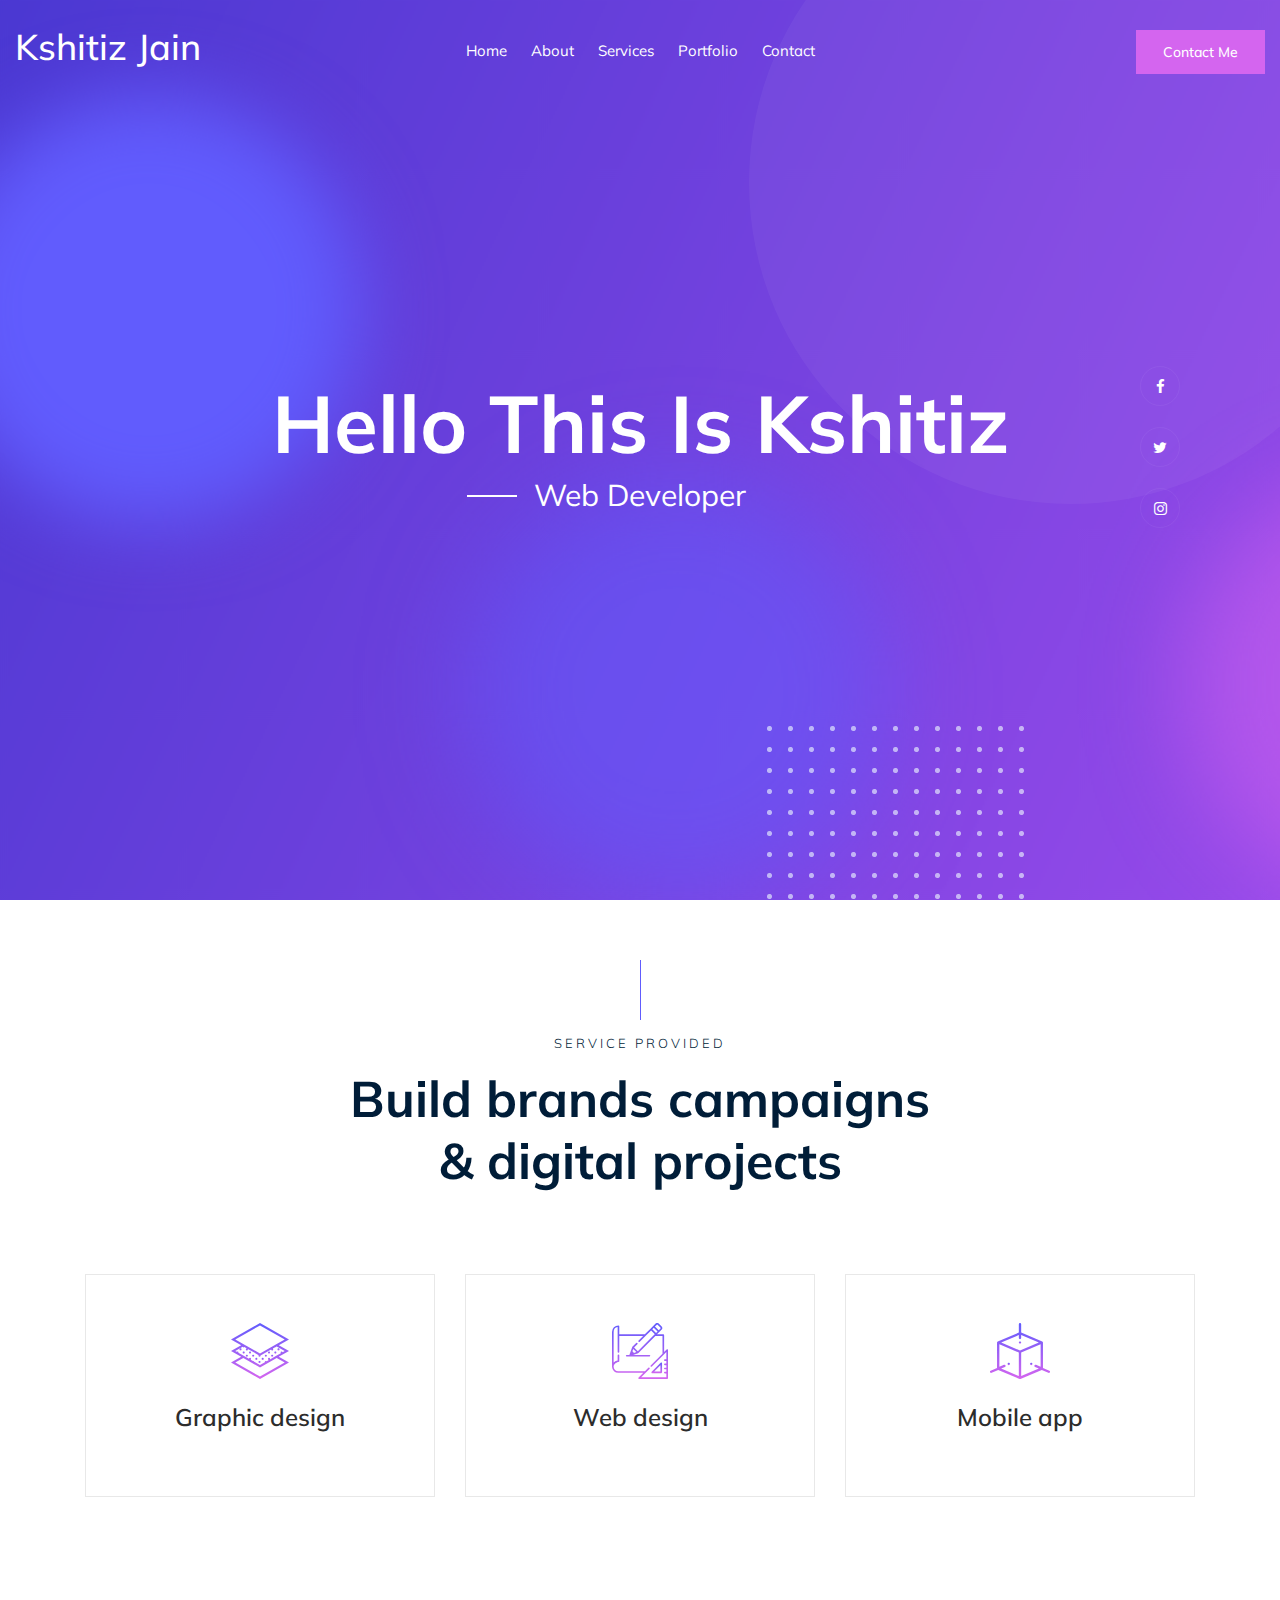
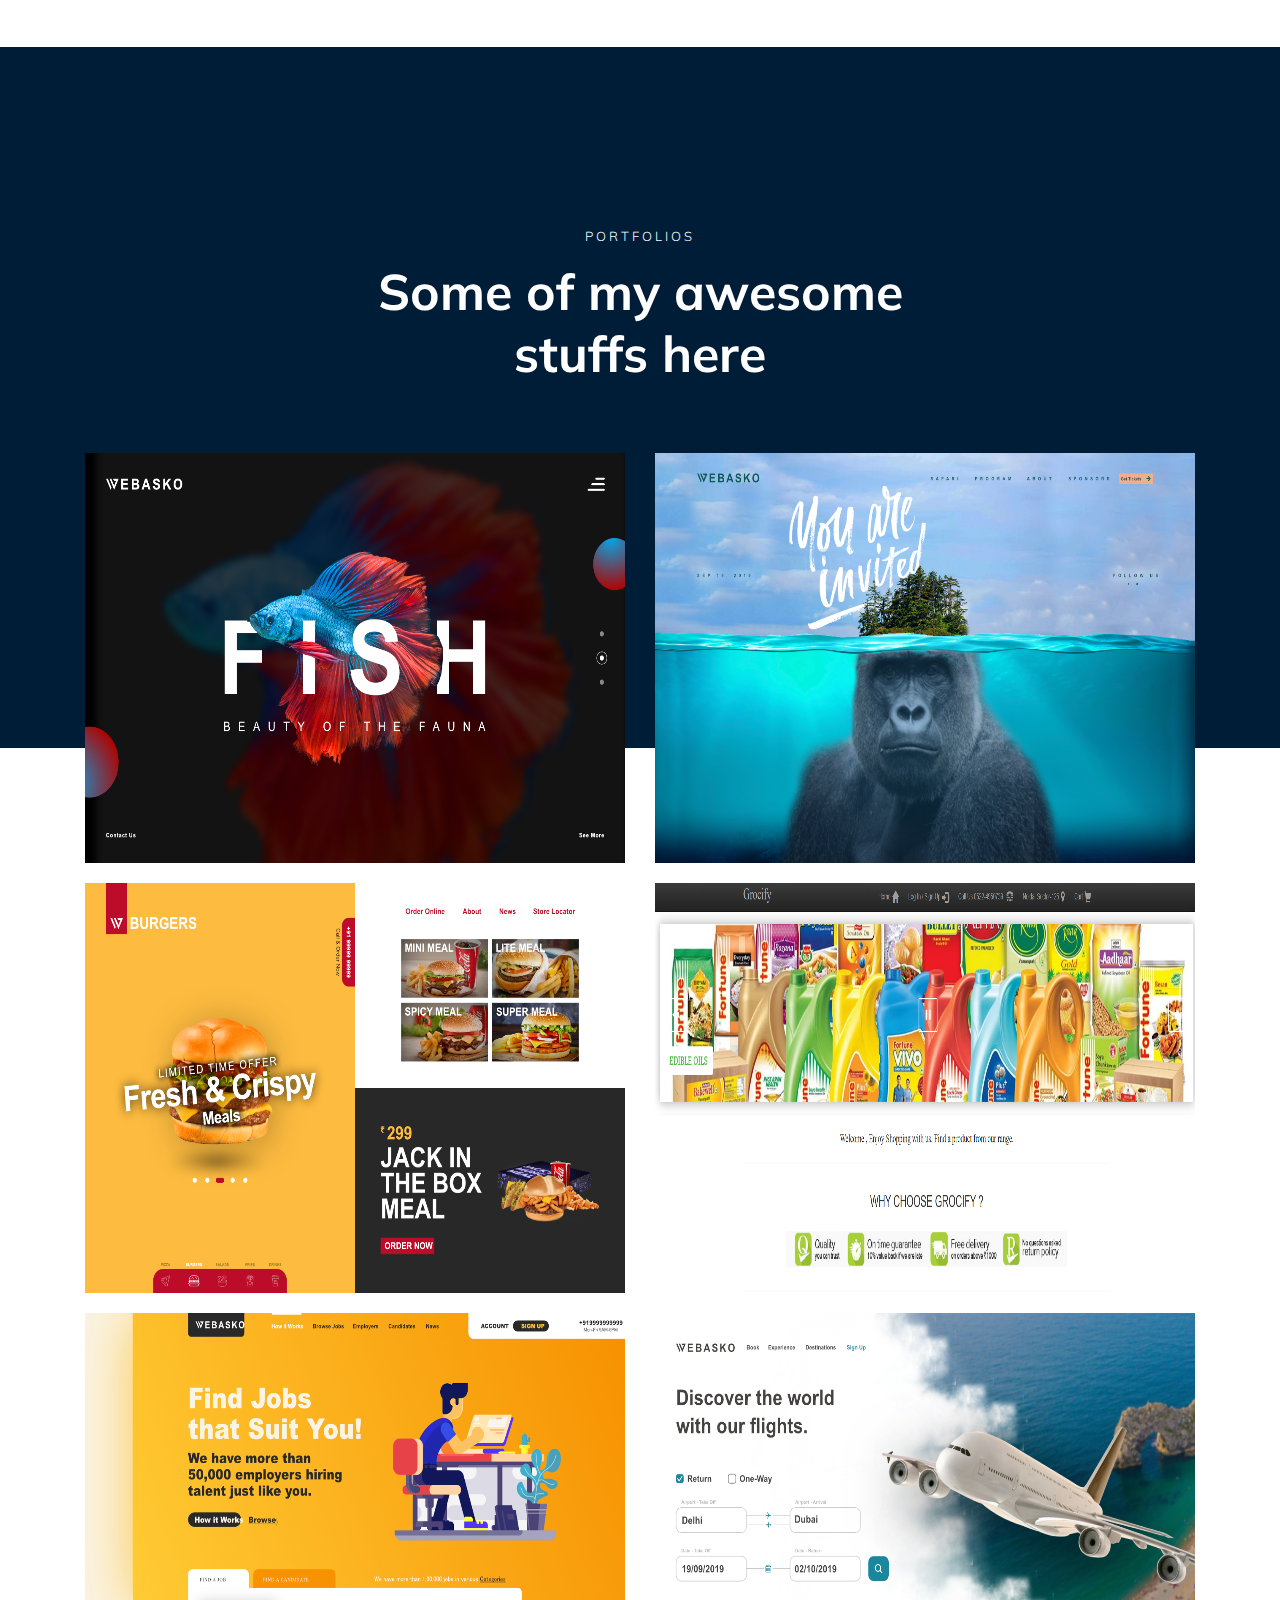
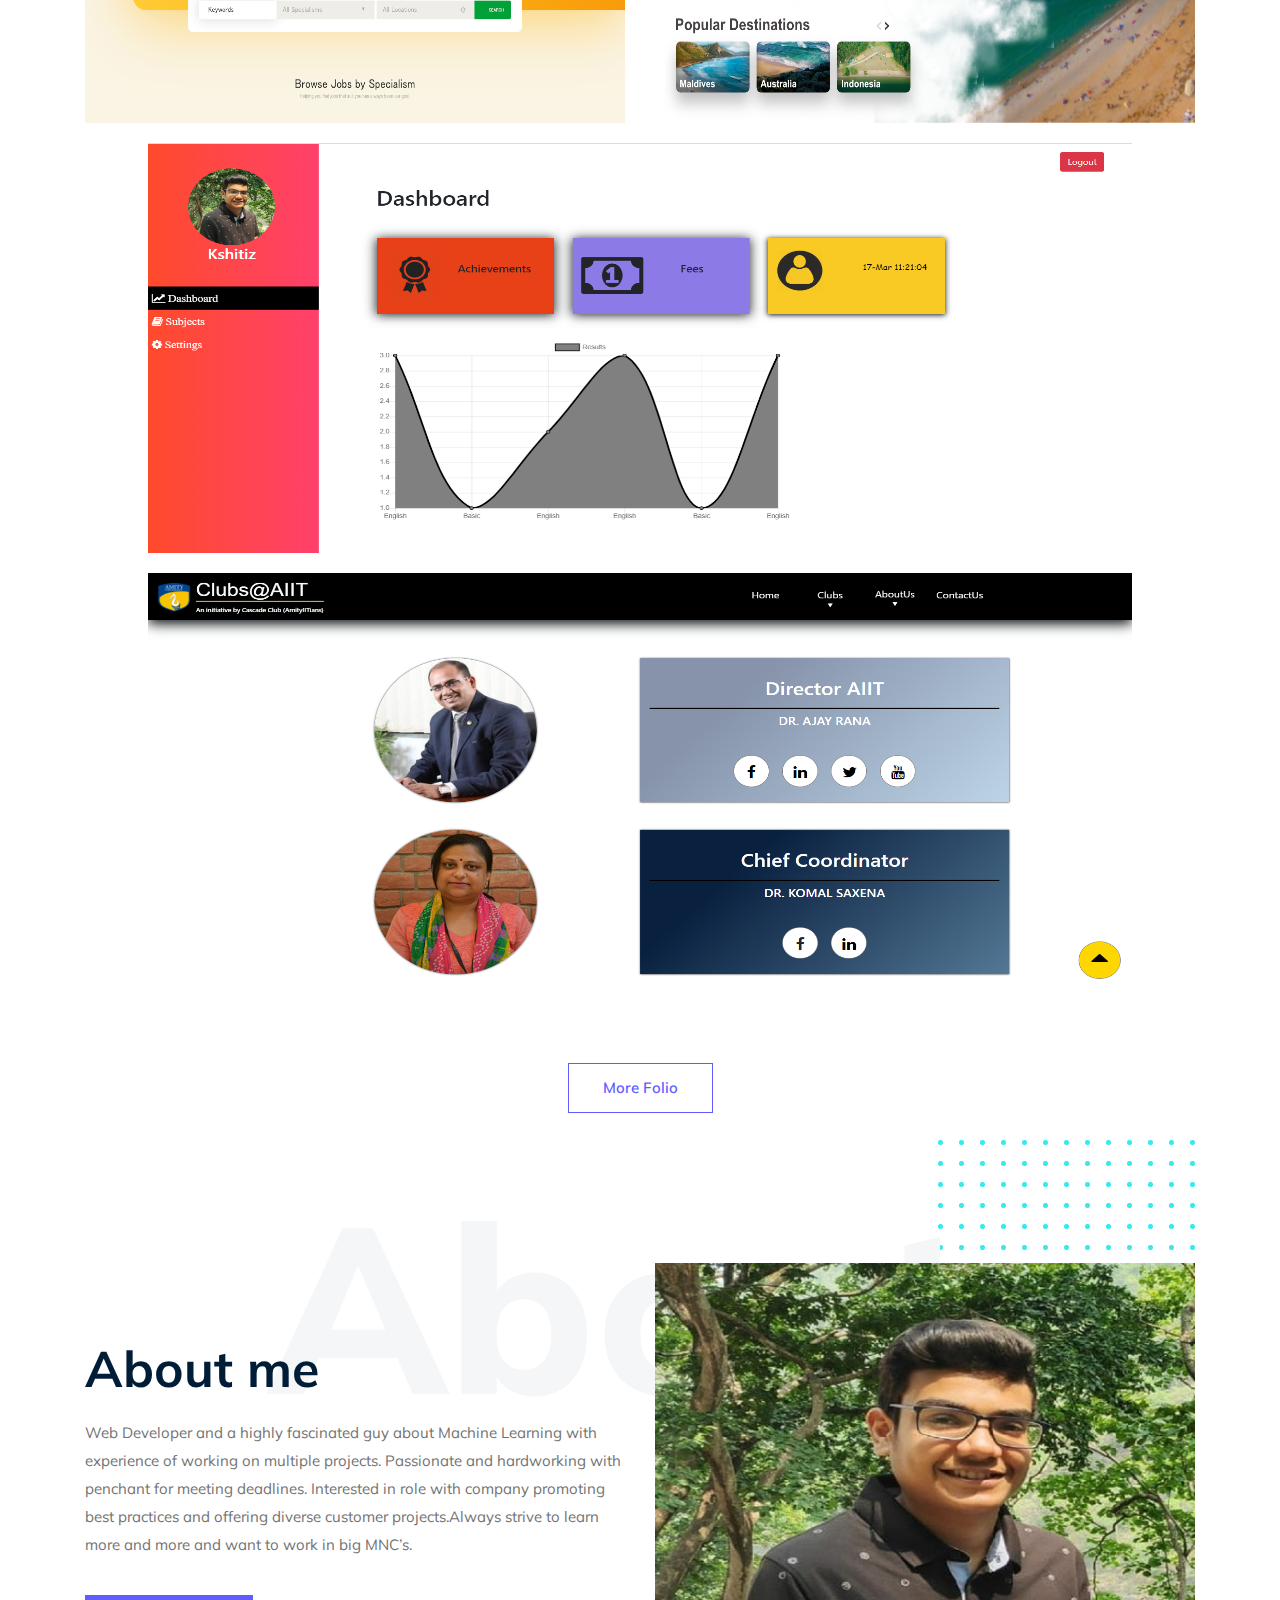
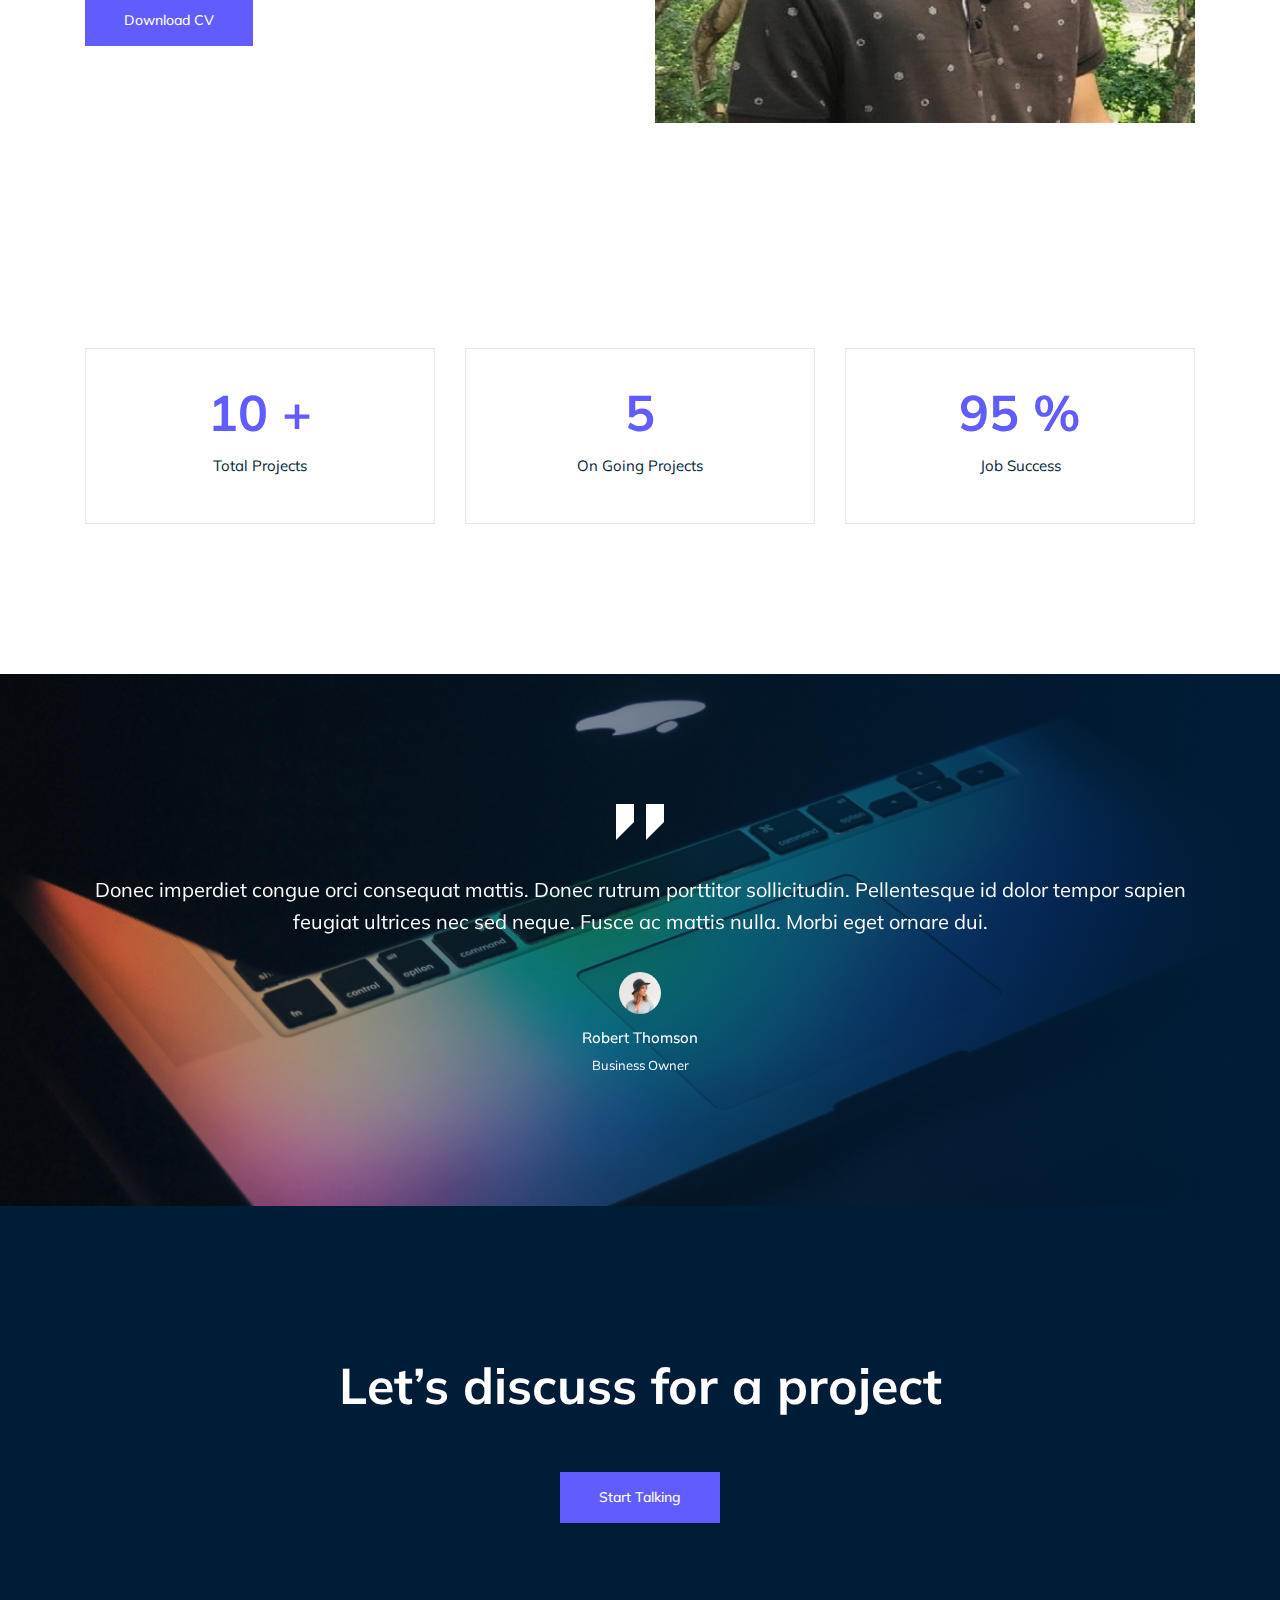
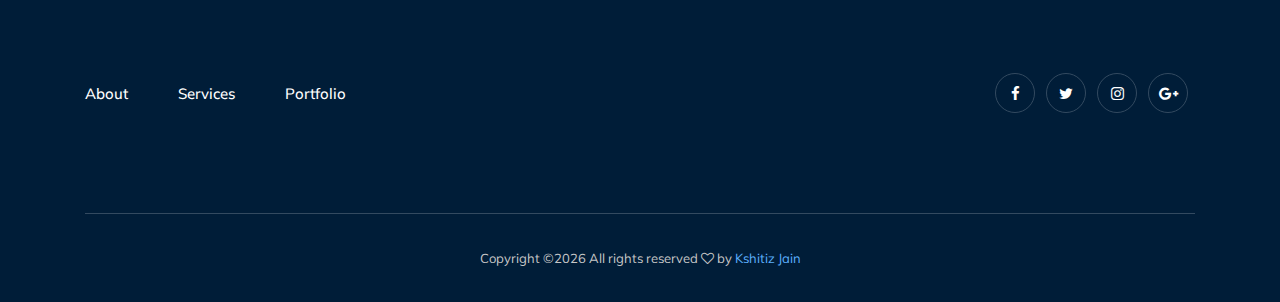
<file: index.html>
<!doctype html>
<html class="no-js" lang="zxx">

<head>
    <meta charset="utf-8">
    <meta http-equiv="x-ua-compatible" content="ie=edge">
    <title>Melan</title>
    <meta name="description" content="">
    <meta name="viewport" content="width=device-width, initial-scale=1">

    <!-- <link rel="manifest" href="site.webmanifest"> -->
    <!-- Place favicon.ico in the root directory -->

    <!-- CSS here -->
    <link rel="stylesheet" href="css/bootstrap.min.css">
    <link rel="stylesheet" href="css/owl.carousel.min.css">
    <link rel="stylesheet" href="css/magnific-popup.css">
    <link rel="stylesheet" href="css/font-awesome.min.css">
    <link rel="stylesheet" href="css/themify-icons.css">
    <link rel="stylesheet" href="css/nice-select.css">
    <link rel="stylesheet" href="css/flaticon.css">
    <link rel="stylesheet" href="css/gijgo.css">
    <link rel="stylesheet" href="css/animate.min.css">
    <link rel="stylesheet" href="css/slick.css">
    <link rel="stylesheet" href="css/slicknav.css">
    <link rel="stylesheet" href="css/style.css">
    <!-- <link rel="stylesheet" href="css/responsive.css"> -->
</head>

<body>
    <!--[if lte IE 9]>
            <p class="browserupgrade">You are using an <strong>outdated</strong> browser. Please <a href="https://browsehappy.com/">upgrade your browser</a> to improve your experience and security.</p>
        <![endif]-->

    <!-- header-start -->
    <header>
        <div class="header-area ">
            <div id="sticky-header" class="main-header-area">
                <div class="container-fluid">
                    <div class="row align-items-center">
                        <div class="col-xl-3 col-lg-2">
                            <div class="logo">
                                <a href="index.html">
                                 <h1 class="text-white">Kshitiz Jain</h1>
                                </a>
                            </div>
                        </div>
                        <div class="col-xl-6 col-lg-7">
                            <div class="main-menu  d-none d-lg-block">
                                <nav>
                                    <ul id="navigation">
                                        <li><a class="active" href="index.html">home</a></li>
                                        <li><a href="about.html">About</a></li>
                                        <li><a href="services.html">Services</a></li>
                                      
                                       <li><a href="portfolio.html">Portfolio</a></li>
                                        <li><a href="contact.html">Contact</a></li>
                                    </ul>
                                </nav>
                            </div>
                        </div>
                        <div class="col-xl-3 col-lg-3 d-none d-lg-block">
                            <div class="Appointment">
                                <div class="book_btn d-none d-lg-block">
                                    <a  href="#">Contact Me</a>
                                </div>
                            </div>
                        </div>
                        <div class="col-12">
                            <div class="mobile_menu d-block d-lg-none"></div>
                        </div>
                    </div>

                </div>
            </div>
        </div>
    </header>
    <!-- header-end -->

    <!-- slider_area_start -->
    <div class="slider_area">
        <div class="single_slider  d-flex align-items-center slider_bg_1">
            <div class="shap_pattern d-none d-lg-block">
                <img src="img/about/grid.png" alt="">
            </div>
            <div class="social_links">
                <ul>
                    <li><a href="#"> <i class="fa fa-facebook"></i> </a></li>
                    <li><a href="#"> <i class="fa fa-twitter"></i> </a></li>
                    <li><a href="#"> <i class="fa fa-instagram"></i> </a></li>
                </ul>
            </div>
            <div class="container">
                <div class="row align-items-center">
                    <div class="col-xl-12">
                        <div class="slider_text text-center">
                            <h3>
                                Hello This is Kshitiz
                            </h3>
                            <span>Web Developer</span>
                        </div>
                    </div>
                </div>
            </div>
        </div>
    </div>
    <!-- slider_area_end -->

    <!-- service_area  -->
    <div class="service_area">
        <div class="container">
            <div class="row">
                <div class="col-xl-12">
                    <div class="section_title text-center mb-65">
                        <span>Service Provided</span>
                        <h3>Build brands campaigns  <br>
                                & digital projects</h3>
                    </div>
                </div>
            </div>
            <div class="row">
                <div class="col-xl-4 col-md-4">
                    <div class="single_service text-center">
                        <div class="icon">
                            <img src="img/svg_icon/1.svg" alt="">
                        </div>
                        <h3>Graphic design</h3>
                       
                    </div>
                </div>
                <div class="col-xl-4 col-md-4">
                    <div class="single_service text-center">
                        <div class="icon">
                            <img src="img/svg_icon/2.svg" alt="">
                        </div>
                        <h3>Web design</h3>
                        
                    </div>
                </div>
                <div class="col-xl-4 col-md-4">
                    <div class="single_service text-center">
                        <div class="icon">
                            <img src="img/svg_icon/3.svg" alt="">
                        </div>
                        <h3>Mobile app</h3>
                        
                    </div>
                </div>
            </div>
        </div>
    </div>
    <!--/ service_area  -->

    <!-- portfolio_area -->
    <div class="portfolio_area portfolio_bg_1">
        <div class="container">
            <div class="row">
                <div class="col-xl-12">
                    <div class="section_title white_text text-center">
                        <span>Portfolios</span>
                        <h3>Some of my awesome <br>
                                stuffs here</h3>
                    </div>
                </div>
            </div>
        </div>
    </div>
    <!--/ portfolio_area -->

    <!-- portfolio_image_area  -->
    <div class="portfolio_image_area">
        <div class="container">
              <div class="row">
                <div class="col-xl-6 col-md-6">
                    <div class="single_Portfolio">
                        <div class="portfolio_thumb">
                            <img src="img/portfolio/11.png" alt="">
                        </div>
                        <a href="img/portfolio/11.png" class="popup popup-image"></a>
                        <div class="portfolio_hover">
                            <div class="title">
                                    <h3>Fish</h3>
                            </div>
                        </div>
                    </div>
                </div>
                <div class="col-xl-6 col-md-6">
                    <div class="single_Portfolio">
                        <div class="portfolio_thumb">
                            <img src="img/portfolio/13.png" alt="">
                        </div>
                        <a href="img/portfolio/13.png" class="popup popup-image"></a>
                        <div class="portfolio_hover">
                            <div class="title">
                                    <h3>Gorilla</h3>
                            </div>
                        </div>
                    </div>
                </div>
            </div>
              <div class="row">
                <div class="col-xl-6 col-md-6">
                    <div class="single_Portfolio">
                        <div class="portfolio_thumb">
                            <img src="img/portfolio/14.png" alt="">
                        </div>
                        <a href="img/portfolio/14.png" class="popup popup-image"></a>
                        <div class="portfolio_hover">
                            <div class="title">
                                    <h3>Burger</h3>
                            </div>
                        </div>
                    </div>
                </div>
                <div class="col-xl-6 col-md-6">
                    <div class="single_Portfolio">
                        <div class="portfolio_thumb">
                            <img src="img/portfolio/2.png" alt="">
                        </div>
                        <a href="img/portfolio/2.png" class="popup popup-image"></a>
                        <div class="portfolio_hover">
                            <div class="title">
                                    <h3>Grocify</h3>
                            </div>
                        </div>
                    </div>
                </div>
            </div>
            <div class="row">
                <div class="col-xl-6 col-md-6">
                    <div class="single_Portfolio">
                        <div class="portfolio_thumb">
                            <img src="img/portfolio/15.png" alt="">
                        </div>
                        <a href="img/portfolio/15.png" class="popup popup-image"></a>
                        <div class="portfolio_hover">
                            <div class="title">
                                    <h3>Job</h3>
                            </div>
                        </div>
                    </div>
                </div>
                <div class="col-xl-6 col-md-6">
                    <div class="single_Portfolio">
                        <div class="portfolio_thumb">
                            <img src="img/portfolio/16.png" alt="">
                        </div>
                        <a href="img/portfolio/16.png" class="popup popup-image"></a>
                        <div class="portfolio_hover">
                            <div class="title">
                                    <h3>Travel</h3>
                            </div>
                        </div>
                    </div>
                </div>
            </div>
            <div class="row mx-5">
                <div class="col-12">
                    <div class="single_Portfolio">
                        <div class="portfolio_thumb">
                            <img src="img/portfolio/3.png" alt="">
                        </div>
                        <a href="img/portfolio/3.png" class="popup popup-image"></a>
                        <div class="portfolio_hover">
                            <div class="title">
                                    <h3>Amitest</h3>
                            </div>
                        </div>
                    </div>
                </div>
            </div>
            <div class="row mx-5">
                <div class="col-12">
                    <div class="single_Portfolio">
                        <div class="portfolio_thumb">
                            <img src="img/portfolio/4.png" alt="">
                        </div>
                        <a href="img/portfolio/5.png" class="popup popup-image"></a>
                        <div class="portfolio_hover">
                            <div class="title">
                                    <h3>Club Website</h3>
                            </div>
                        </div>
                    </div>
                </div>
            </div>
            <div class="row">
                <div class="col-xl-12">
                    <div class="more_portfolio text-center">
                        <a class="line_btn" href="#">More Folio</a>
                    </div>
                </div>
            </div>
        </div>
    </div>
    <!--/ portfolio_image_area  -->

    <!-- about_me  -->
    <div class="about_me">
        <div class="about_large_title d-none d-lg-block">
                About
        </div>
        <div class="container">
            <div class="row align-items-center">
                <div class="col-xl-6 col-md-6">
                    <div class="about_e_details">
                        <h3>About me</h3>
                        <p>Web Developer and a highly fascinated guy about Machine Learning with
experience of working on multiple projects. Passionate and hardworking with
penchant for meeting deadlines. Interested in role with company promoting best
practices and offering diverse customer projects.Always strive to learn more and
more and want to work in big MNC’s.</p>
                        <div class="download_cv">
                            <a class="boxed-btn3" href="#">Download CV</a>
                        </div>
                    </div>
                </div>
                <div class="col-xl-6 col-md-6">
                    <div class="about_img">
                        <div class="color_pattern d-none d-lg-block">
                            <img src="img/about/color_grid.png" alt="">
                        </div>
                        <div class="my_Pic">
                                <img src="img/about/about.png" alt="">
                        </div>
                    </div>
                </div>
            </div>
        </div>
    </div>
    <!--/ about_me  -->

    <div class="counter_area">
        <div class="container">
            <div class="row">
                <div class="col-xl-4 col-md-4">
                    <div class="single_counter text-center">
                        <h3>
                            <span class="counter" >10 </span><span>+</span>
                        </h3>
                        <p>Total Projects</p>
                    </div>
                </div>
                <div class="col-xl-4 col-md-4">
                    <div class="single_counter text-center">
                        <h3>
                            <span class="counter">5</span>
                        </h3>
                        <p>On Going Projects</p>
                    </div>
                </div>
                <div class="col-xl-4 col-md-4">
                    <div class="single_counter text-center">
                        <h3>
                            <span class="counter" >95 </span> <span>%</span>
                        </h3>
                        <p>Job Success</p>
                    </div>
                </div>
            </div>
        </div>
    </div>
    <!-- testimonial_area  -->
    <div class="testimonial_area ">
            <div class="container">
                <div class="row">
                    <div class="col-xl-12">
                        <div class="testmonial_active owl-carousel">
                            <div class="single_carousel">
                                    <div class="single_testmonial text-center">
                                            <div class="quote">
                                                <img src="img/testmonial/quote.svg" alt="">
                                            </div>
                                            <p>Donec imperdiet congue orci consequat mattis. Donec rutrum porttitor <br> 
                                                    sollicitudin. Pellentesque id dolor tempor sapien feugiat ultrices nec sed neque.  <br>
                                                    Fusce ac mattis nulla. Morbi eget ornare dui. </p>
                                            <div class="testmonial_author">
                                                <div class="thumb">
                                                        <img src="img/testmonial/thumb.png" alt="">
                                                </div>
                                                <h3>Robert Thomson</h3>
                                                <span>Business Owner</span>
                                            </div>
                                        </div>
                            </div>
                            <div class="single_carousel">
                                    <div class="single_testmonial text-center">
                                            <div class="quote">
                                                <img src="img/testmonial/quote.svg" alt="">
                                            </div>
                                            <p>Donec imperdiet congue orci consequat mattis. Donec rutrum porttitor <br> 
                                                    sollicitudin. Pellentesque id dolor tempor sapien feugiat ultrices nec sed neque.  <br>
                                                    Fusce ac mattis nulla. Morbi eget ornare dui. </p>
                                            <div class="testmonial_author">
                                                <div class="thumb">
                                                        <img src="img/testmonial/thumb.png" alt="">
                                                </div>
                                                <h3>Robert Thomson</h3>
                                                <span>Business Owner</span>
                                            </div>
                                        </div>
                            </div>
                            <div class="single_carousel">
                                    <div class="single_testmonial text-center">
                                            <div class="quote">
                                                <img src="img/testmonial/quote.svg" alt="">
                                            </div>
                                            <p>Donec imperdiet congue orci consequat mattis. Donec rutrum porttitor <br> 
                                                    sollicitudin. Pellentesque id dolor tempor sapien feugiat ultrices nec sed neque.  <br>
                                                    Fusce ac mattis nulla. Morbi eget ornare dui. </p>
                                            <div class="testmonial_author">
                                                <div class="thumb">
                                                        <img src="img/testmonial/thumb.png" alt="">
                                                </div>
                                                <h3>Robert Thomson</h3>
                                                <span>Business Owner</span>
                                            </div>
                                        </div>
                            </div>
                        </div>
                    </div>
                </div>
            </div>
        </div>
        <!-- /testimonial_area  -->
    
    <div class="discuss_projects">
        <div class="container">
            <div class="row">
                <div class="col-xl-12">
                    <div class="project_text text-center">
                        <h3>Let’s discuss for a project</h3><br><br>
                      
                        <a class="boxed-btn3" href="#">Start Talking</a>
                    </div>
                </div>
            </div>
        </div>
    </div>

    <!-- footer start -->
    <footer class="footer">
        <div class="footer_top">
            <div class="container">
                <div class="row align-items-center">
                    <div class="col-xl-6 col-md-6">
                        <div class="menu_links">
                            <ul>
                                <li><a href="#">About</a></li>
                                <li><a href="#">Services</a></li>
                                <li><a href="#">Portfolio</a></li>
                            </ul>
                        </div>
                    </div>
                    <div class="col-xl-6 col-md-6">
                        <div class="socail_links">
                            <ul>
                                <li><a href="#"> <i class="fa fa-facebook"></i> </a></li>
                                <li><a href="#"> <i class="fa fa-twitter"></i> </a></li>
                                <li><a href="#"> <i class="fa fa-instagram"></i> </a></li>
                                <li><a href="#"> <i class="fa fa-google-plus"></i> </a></li>
                            </ul>
                        </div>
                    </div>
                </div>
            </div>
        </div>
        <div class="copy-right_text">
            <div class="container">
                <div class="footer_border"></div>
                <div class="row">
                    <div class="col-xl-12">
                        <p class="copy_right text-center">
                            <!-- Link back to Colorlib can't be removed. Template is licensed under CC BY 3.0. -->
Copyright &copy;<script>document.write(new Date().getFullYear());</script> All rights reserved <i class="fa fa-heart-o" aria-hidden="true"></i> by <a href="https://colorlib.com" target="_blank">Kshitiz Jain</a>
<!-- Link back to Colorlib can't be removed. Template is licensed under CC BY 3.0. -->
                        </p>
                    </div>
                </div>
            </div>
        </div>
    </footer>
    <!--/ footer end  -->

    <!-- JS here -->
    <script src="js/vendor/modernizr-3.5.0.min.js"></script>
    <script src="js/vendor/jquery-1.12.4.min.js"></script>
    <script src="js/popper.min.js"></script>
    <script src="js/bootstrap.min.js"></script>
    <script src="js/owl.carousel.min.js"></script>
    <script src="js/isotope.pkgd.min.js"></script>
    <script src="js/ajax-form.js"></script>
    <script src="js/waypoints.min.js"></script>
    <script src="js/jquery.counterup.min.js"></script>
    <script src="js/imagesloaded.pkgd.min.js"></script>
    <script src="js/scrollIt.js"></script>
    <script src="js/jquery.scrollUp.min.js"></script>
    <script src="js/wow.min.js"></script>
    <script src="js/nice-select.min.js"></script>
    <script src="js/jquery.slicknav.min.js"></script>
    <script src="js/jquery.magnific-popup.min.js"></script>
    <script src="js/plugins.js"></script>
    <script src="js/gijgo.min.js"></script>

    <!--contact js-->
    <script src="js/contact.js"></script>
    <script src="js/jquery.ajaxchimp.min.js"></script>
    <script src="js/jquery.form.js"></script>
    <script src="js/jquery.validate.min.js"></script>
    <script src="js/mail-script.js"></script>

    <script src="js/main.js"></script>
</body>

</html>
</file>
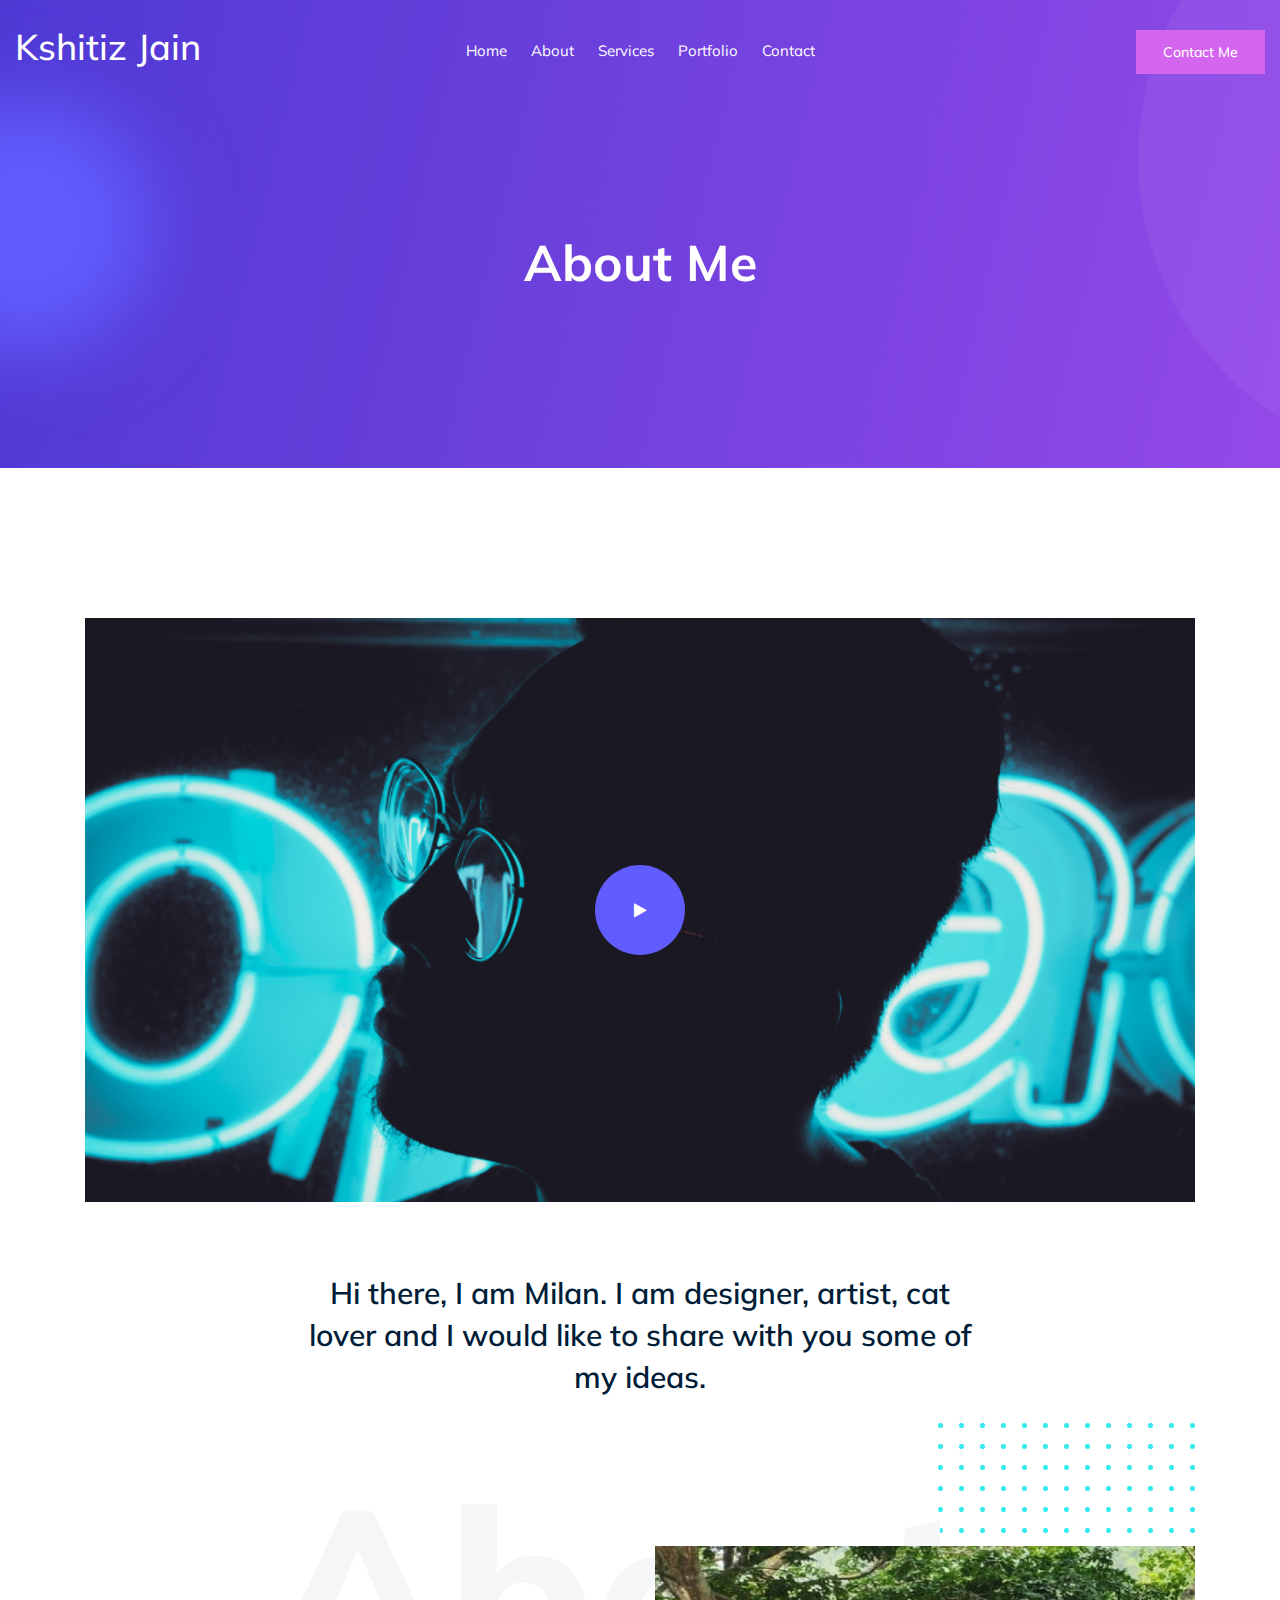
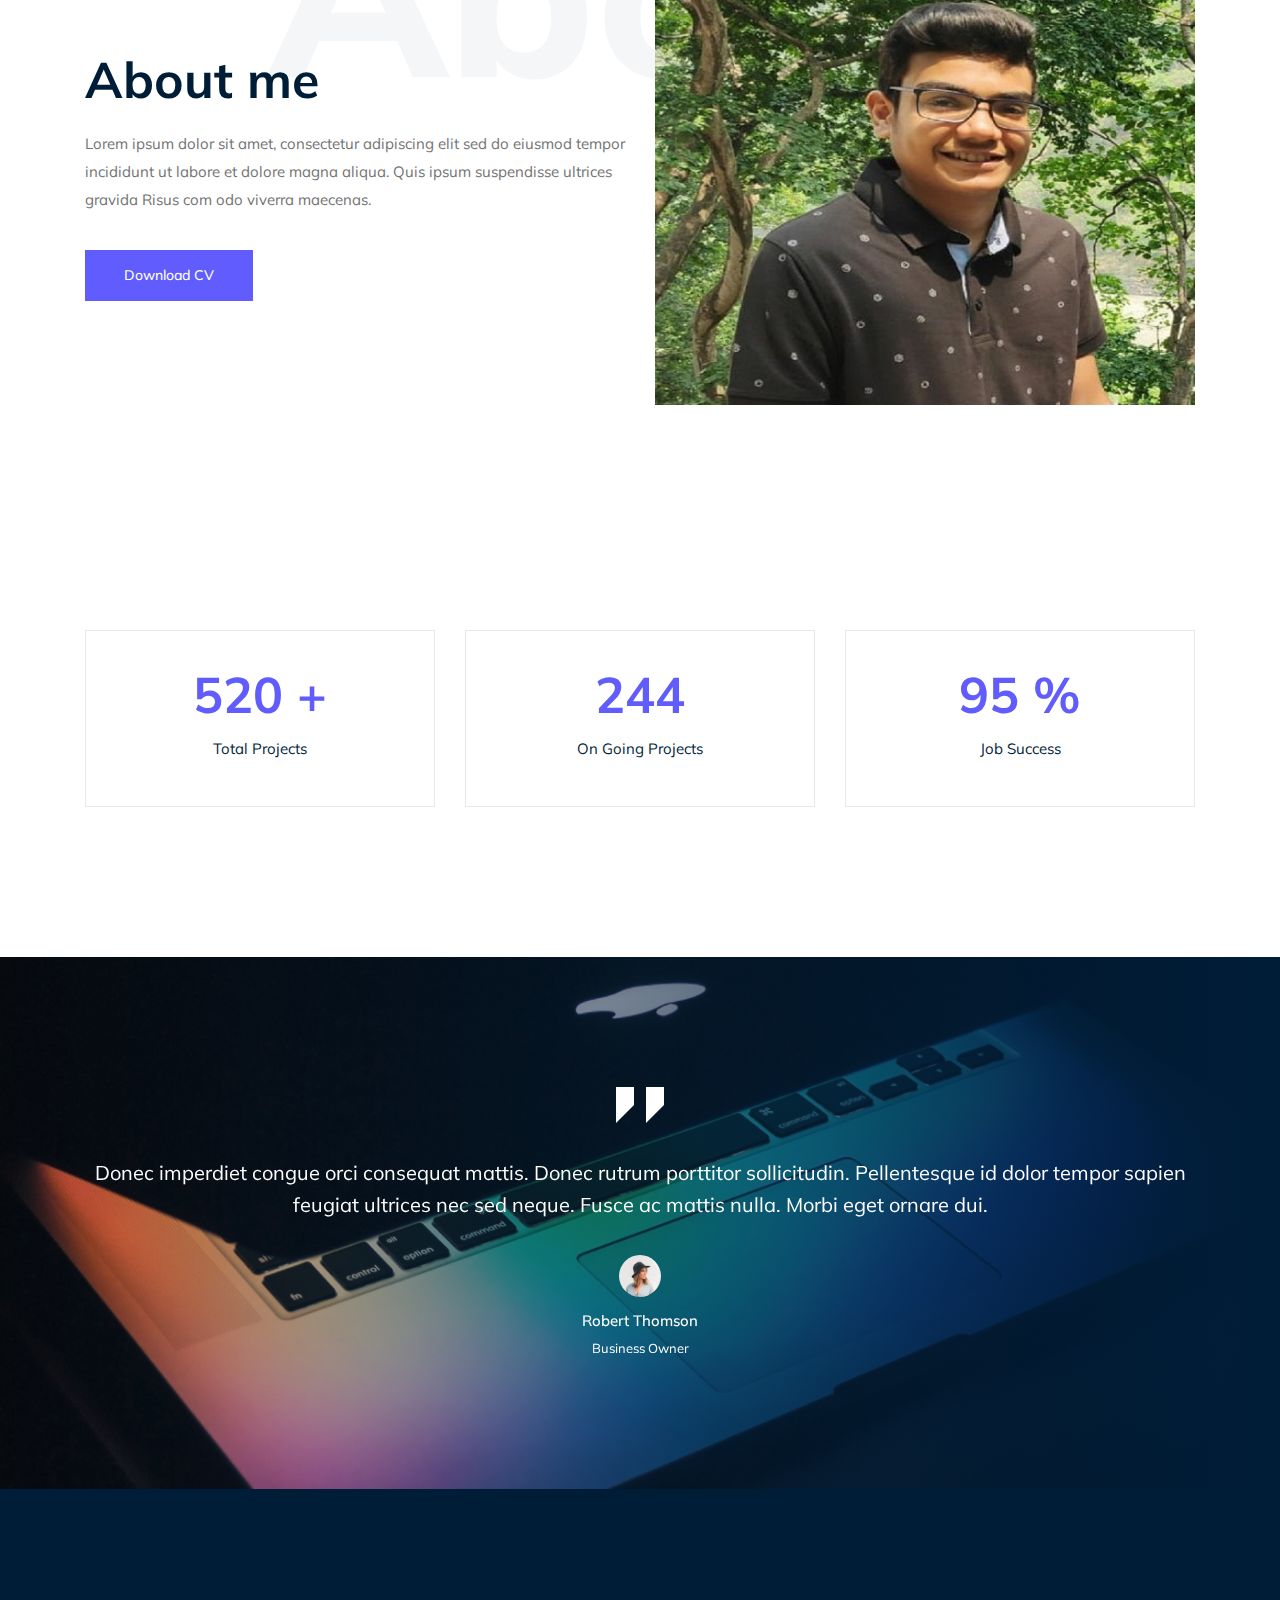
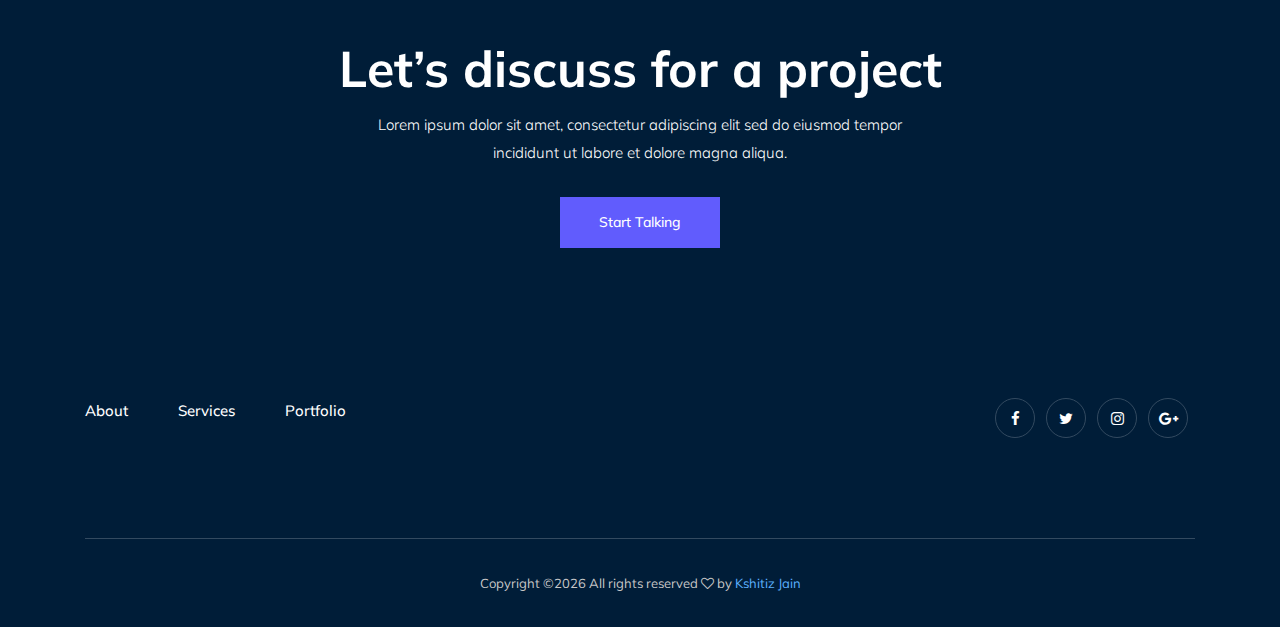
<file: about.html>
<!doctype html>
<html class="no-js" lang="zxx">

<head>
    <meta charset="utf-8">
    <meta http-equiv="x-ua-compatible" content="ie=edge">
    <title>Melan</title>
    <meta name="description" content="">
    <meta name="viewport" content="width=device-width, initial-scale=1">

    <!-- <link rel="manifest" href="site.webmanifest"> -->
    <!-- Place favicon.ico in the root directory -->

    <!-- CSS here -->
    <link rel="stylesheet" href="css/bootstrap.min.css">
    <link rel="stylesheet" href="css/owl.carousel.min.css">
    <link rel="stylesheet" href="css/magnific-popup.css">
    <link rel="stylesheet" href="css/font-awesome.min.css">
    <link rel="stylesheet" href="css/themify-icons.css">
    <link rel="stylesheet" href="css/nice-select.css">
    <link rel="stylesheet" href="css/flaticon.css">
    <link rel="stylesheet" href="css/gijgo.css">
    <link rel="stylesheet" href="css/animate.min.css">
    <link rel="stylesheet" href="css/slick.css">
    <link rel="stylesheet" href="css/slicknav.css">
    <link rel="stylesheet" href="css/style.css">
    <!-- <link rel="stylesheet" href="css/responsive.css"> -->
</head>

<body>
    <!--[if lte IE 9]>
            <p class="browserupgrade">You are using an <strong>outdated</strong> browser. Please <a href="https://browsehappy.com/">upgrade your browser</a> to improve your experience and security.</p>
        <![endif]-->

    <!-- header-start -->
   <header>
        <div class="header-area ">
            <div id="sticky-header" class="main-header-area">
                <div class="container-fluid">
                    <div class="row align-items-center">
                        <div class="col-xl-3 col-lg-2">
                            <div class="logo">
                                <a href="index.html">
                                 <h1 class="text-white">Kshitiz Jain</h1>
                                </a>
                            </div>
                        </div>
                        <div class="col-xl-6 col-lg-7">
                            <div class="main-menu  d-none d-lg-block">
                                <nav>
                                    <ul id="navigation">
                                        <li><a href="index.html">home</a></li>
                                        <li><a class="active" href="about.html">About</a></li>
                                        <li><a href="services.html">Services</a></li>
                                      
                                       <li><a href="portfolio.html">Portfolio</a></li>
                                        <li><a href="contact.html">Contact</a></li>
                                    </ul>
                                </nav>
                            </div>
                        </div>
                        <div class="col-xl-3 col-lg-3 d-none d-lg-block">
                            <div class="Appointment">
                                <div class="book_btn d-none d-lg-block">
                                    <a  href="#">Contact Me</a>
                                </div>
                            </div>
                        </div>
                        <div class="col-12">
                            <div class="mobile_menu d-block d-lg-none"></div>
                        </div>
                    </div>

                </div>
            </div>
        </div>
    </header>
    <!-- header-end -->

    <!-- bradcam_area  -->
    <div class="bradcam_area bradcam_bg_1">
        <div class="container">
            <div class="row">
                <div class="col-xl-12">
                    <div class="bradcam_text text-center">
                        <h3>About Me</h3>
                    </div>
                </div>
            </div>
        </div>
    </div>
    <!-- /bradcam_area  -->

    <div class="video_area">
        <div class="container">
            <div class="row">
                <div class="col-xl-12">
                    <div class="video_wrap">
                        <div class="thumb">
                            <img src="img/video/video_bg.png" alt="">
                            <div class="video_icon">
                                <a class="popup-video" href="https://www.youtube.com/watch?v=1Prw90PRiJE"> <i class="fa fa-play"></i> </a>
                            </div>
                        </div>
                        <div class="video_text text-center">
                            <p>Hi there, I am Milan. I am designer, artist, cat  <br>
                                lover and I would like to share with you some of <br> 
                                my ideas.</p>
                        </div>
                    </div>
                </div>
            </div>
        </div>
    </div>


    <!-- about_me  -->
    <div class="about_me">
        <div class="about_large_title d-none d-lg-block">
                About
        </div>
        <div class="container">
            <div class="row align-items-center">
                <div class="col-xl-6 col-md-6">
                    <div class="about_e_details">
                        <h3>About me</h3>
                        <p>Lorem ipsum dolor sit amet, consectetur adipiscing elit sed do eiusmod tempor incididunt ut labore et dolore magna aliqua. Quis ipsum suspendisse ultrices gravida Risus com odo viverra maecenas.</p>
                        <div class="download_cv">
                            <a class="boxed-btn3" href="#">Download CV</a>
                        </div>
                    </div>
                </div>
                <div class="col-xl-6 col-md-6">
                    <div class="about_img">
                        <div class="color_pattern d-none d-lg-block">
                            <img src="img/about/color_grid.png" alt="">
                        </div>
                        <div class="my_Pic">
                                <img src="img/about/about.png" alt="">
                        </div>
                    </div>
                </div>
            </div>
        </div>
    </div>
    <!--/ about_me  -->

    <div class="counter_area">
        <div class="container">
            <div class="row">
                <div class="col-xl-4 col-md-4">
                    <div class="single_counter text-center">
                        <h3>
                            <span class="counter" >520 </span><span>+</span>
                        </h3>
                        <p>Total Projects</p>
                    </div>
                </div>
                <div class="col-xl-4 col-md-4">
                    <div class="single_counter text-center">
                        <h3>
                            <span class="counter">244 </span>
                        </h3>
                        <p>On Going Projects</p>
                    </div>
                </div>
                <div class="col-xl-4 col-md-4">
                    <div class="single_counter text-center">
                        <h3>
                            <span class="counter">95 </span> <span>%</span>
                        </h3>
                        <p>Job Success</p>
                    </div>
                </div>
            </div>
        </div>
    </div>
    <!-- testimonial_area  -->
    <div class="testimonial_area ">
            <div class="container">
                <div class="row">
                    <div class="col-xl-12">
                        <div class="testmonial_active owl-carousel">
                            <div class="single_carousel">
                                    <div class="single_testmonial text-center">
                                            <div class="quote">
                                                <img src="img/testmonial/quote.svg" alt="">
                                            </div>
                                            <p>Donec imperdiet congue orci consequat mattis. Donec rutrum porttitor <br> 
                                                    sollicitudin. Pellentesque id dolor tempor sapien feugiat ultrices nec sed neque.  <br>
                                                    Fusce ac mattis nulla. Morbi eget ornare dui. </p>
                                            <div class="testmonial_author">
                                                <div class="thumb">
                                                        <img src="img/testmonial/thumb.png" alt="">
                                                </div>
                                                <h3>Robert Thomson</h3>
                                                <span>Business Owner</span>
                                            </div>
                                        </div>
                            </div>
                            <div class="single_carousel">
                                    <div class="single_testmonial text-center">
                                            <div class="quote">
                                                <img src="img/testmonial/quote.svg" alt="">
                                            </div>
                                            <p>Donec imperdiet congue orci consequat mattis. Donec rutrum porttitor <br> 
                                                    sollicitudin. Pellentesque id dolor tempor sapien feugiat ultrices nec sed neque.  <br>
                                                    Fusce ac mattis nulla. Morbi eget ornare dui. </p>
                                            <div class="testmonial_author">
                                                <div class="thumb">
                                                        <img src="img/testmonial/thumb.png" alt="">
                                                </div>
                                                <h3>Robert Thomson</h3>
                                                <span>Business Owner</span>
                                            </div>
                                        </div>
                            </div>
                            <div class="single_carousel">
                                    <div class="single_testmonial text-center">
                                            <div class="quote">
                                                <img src="img/testmonial/quote.svg" alt="">
                                            </div>
                                            <p>Donec imperdiet congue orci consequat mattis. Donec rutrum porttitor <br> 
                                                    sollicitudin. Pellentesque id dolor tempor sapien feugiat ultrices nec sed neque.  <br>
                                                    Fusce ac mattis nulla. Morbi eget ornare dui. </p>
                                            <div class="testmonial_author">
                                                <div class="thumb">
                                                        <img src="img/testmonial/thumb.png" alt="">
                                                </div>
                                                <h3>Robert Thomson</h3>
                                                <span>Business Owner</span>
                                            </div>
                                        </div>
                            </div>
                        </div>
                    </div>
                </div>
            </div>
        </div>
        <!-- /testimonial_area  -->
    
    <div class="discuss_projects">
        <div class="container">
            <div class="row">
                <div class="col-xl-12">
                    <div class="project_text text-center">
                        <h3>Let’s discuss for a project</h3>
                        <p>Lorem ipsum dolor sit amet, consectetur adipiscing elit sed do eiusmod tempor <br> incididunt ut labore et dolore magna aliqua.</p>
                        <a class="boxed-btn3" href="#">Start Talking</a>
                    </div>
                </div>
            </div>
        </div>
    </div>

    <!-- footer start -->
    <footer class="footer">
        <div class="footer_top">
            <div class="container">
                <div class="row">
                    <div class="col-xl-6 col-md-6">
                        <div class="menu_links">
                            <ul>
                                <li><a href="#">About</a></li>
                                <li><a href="#">Services</a></li>
                                <li><a href="#">Portfolio</a></li>
                            </ul>
                        </div>
                    </div>
                    <div class="col-xl-6 col-md-6">
                        <div class="socail_links">
                            <ul>
                                <li><a href="#"> <i class="fa fa-facebook"></i> </a></li>
                                <li><a href="#"> <i class="fa fa-twitter"></i> </a></li>
                                <li><a href="#"> <i class="fa fa-instagram"></i> </a></li>
                                <li><a href="#"> <i class="fa fa-google-plus"></i> </a></li>
                            </ul>
                        </div>
                    </div>
                </div>
            </div>
        </div>
        <div class="copy-right_text">
            <div class="container">
                <div class="footer_border"></div>
                <div class="row">
                    <div class="col-xl-12">
                        <p class="copy_right text-center">
                            <!-- Link back to Colorlib can't be removed. Template is licensed under CC BY 3.0. -->
Copyright &copy;<script>document.write(new Date().getFullYear());</script> All rights reserved <i class="fa fa-heart-o" aria-hidden="true"></i> by <a href="https://colorlib.com" target="_blank">Kshitiz Jain</a>
<!-- Link back to Colorlib can't be removed. Template is licensed under CC BY 3.0. -->
                        </p>
                    </div>
                </div>
            </div>
        </div>
    </footer>
    <!--/ footer end  -->

    <!-- JS here -->
    <script src="js/vendor/modernizr-3.5.0.min.js"></script>
    <script src="js/vendor/jquery-1.12.4.min.js"></script>
    <script src="js/popper.min.js"></script>
    <script src="js/bootstrap.min.js"></script>
    <script src="js/owl.carousel.min.js"></script>
    <script src="js/isotope.pkgd.min.js"></script>
    <script src="js/ajax-form.js"></script>
    <script src="js/waypoints.min.js"></script>
    <script src="js/jquery.counterup.min.js"></script>
    <script src="js/imagesloaded.pkgd.min.js"></script>
    <script src="js/scrollIt.js"></script>
    <script src="js/jquery.scrollUp.min.js"></script>
    <script src="js/wow.min.js"></script>
    <script src="js/nice-select.min.js"></script>
    <script src="js/jquery.slicknav.min.js"></script>
    <script src="js/jquery.magnific-popup.min.js"></script>
    <script src="js/plugins.js"></script>
    <script src="js/gijgo.min.js"></script>

    <!--contact js-->
    <script src="js/contact.js"></script>
    <script src="js/jquery.ajaxchimp.min.js"></script>
    <script src="js/jquery.form.js"></script>
    <script src="js/jquery.validate.min.js"></script>
    <script src="js/mail-script.js"></script>

    <script src="js/main.js"></script>
</body>

</html>
</file>
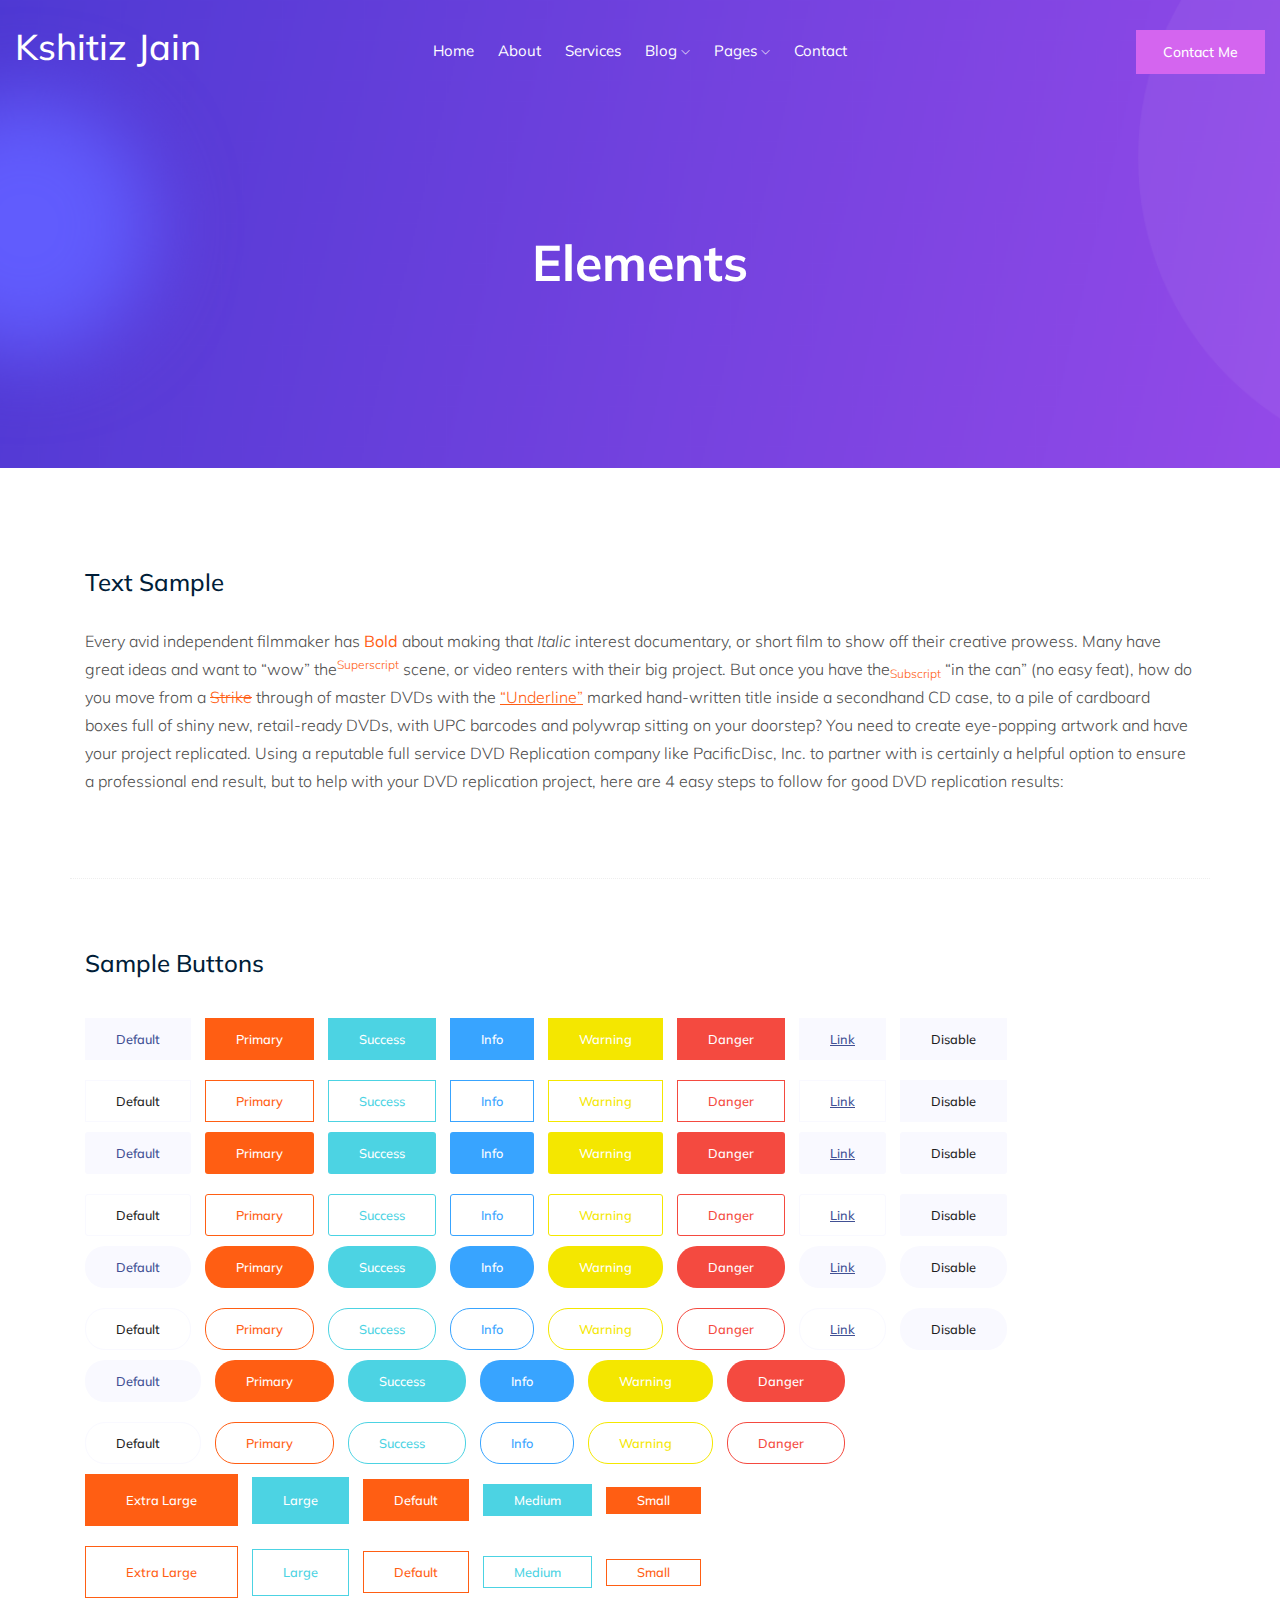
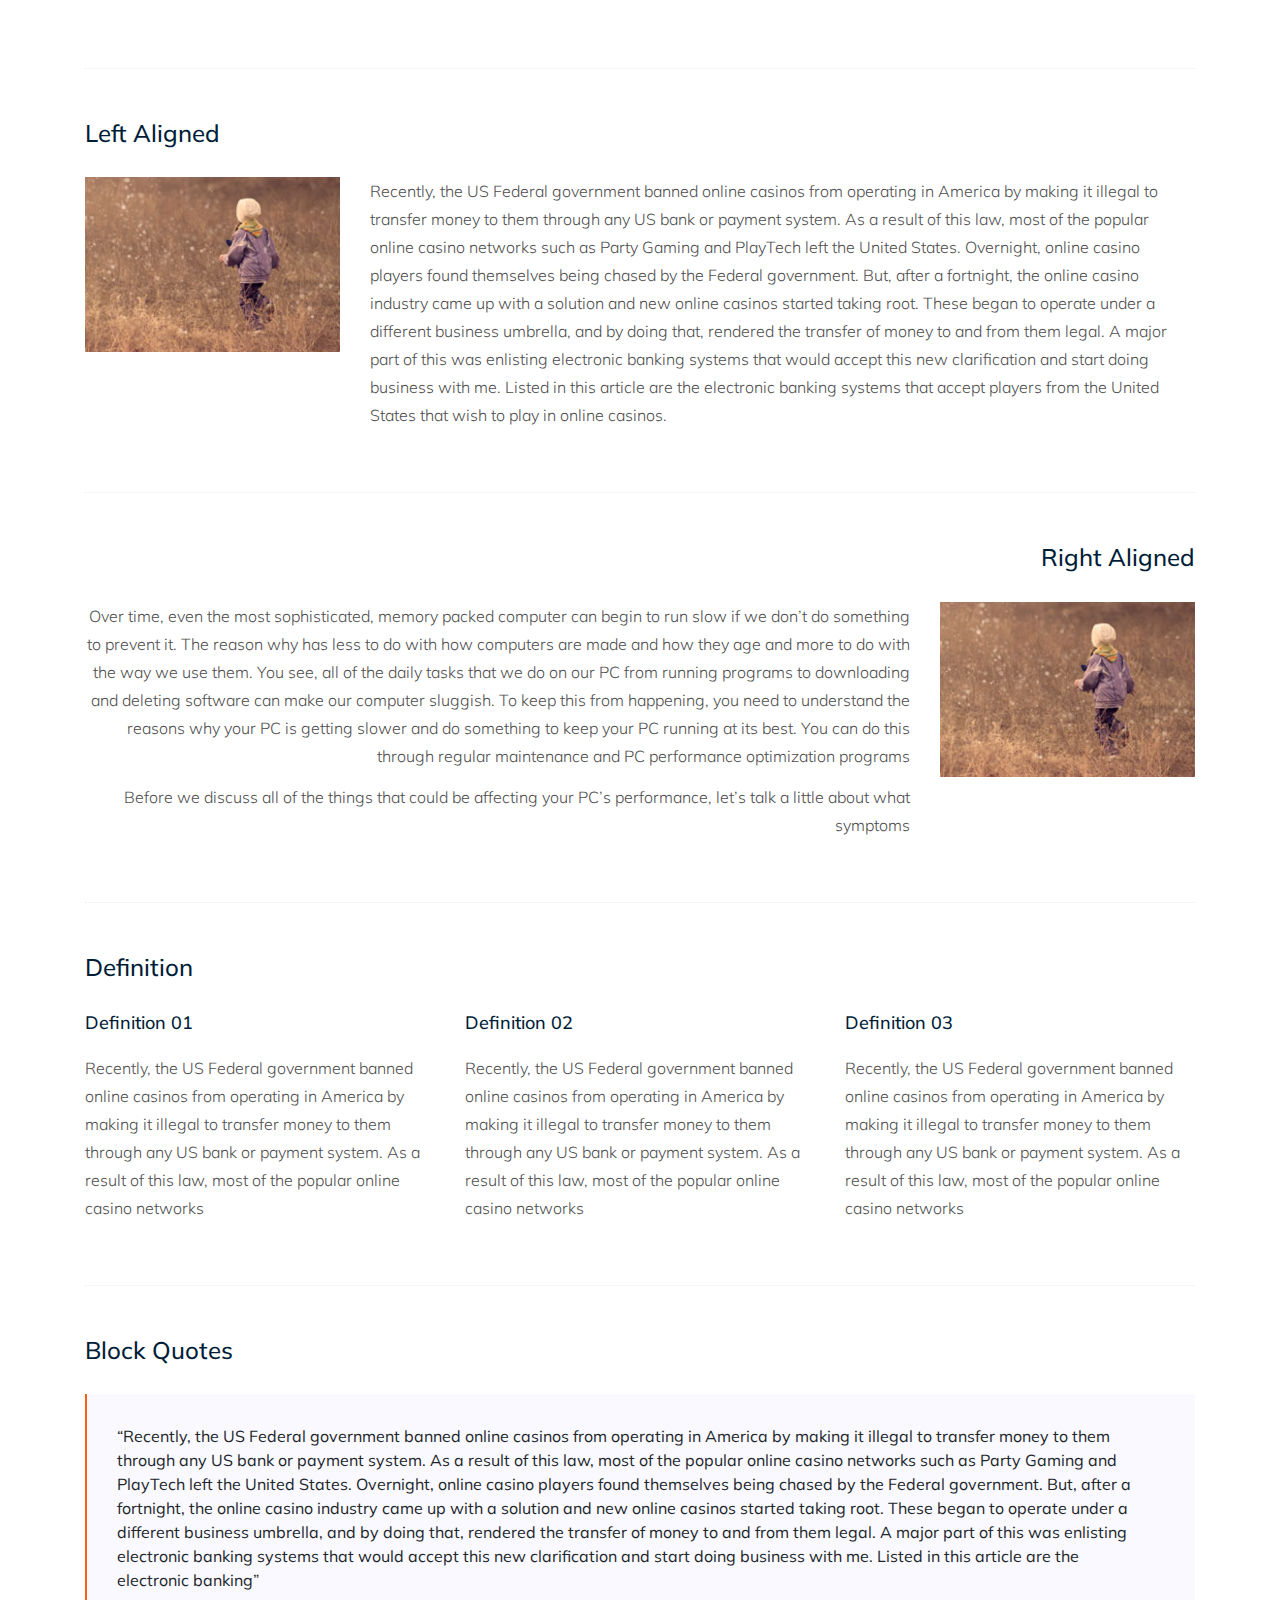
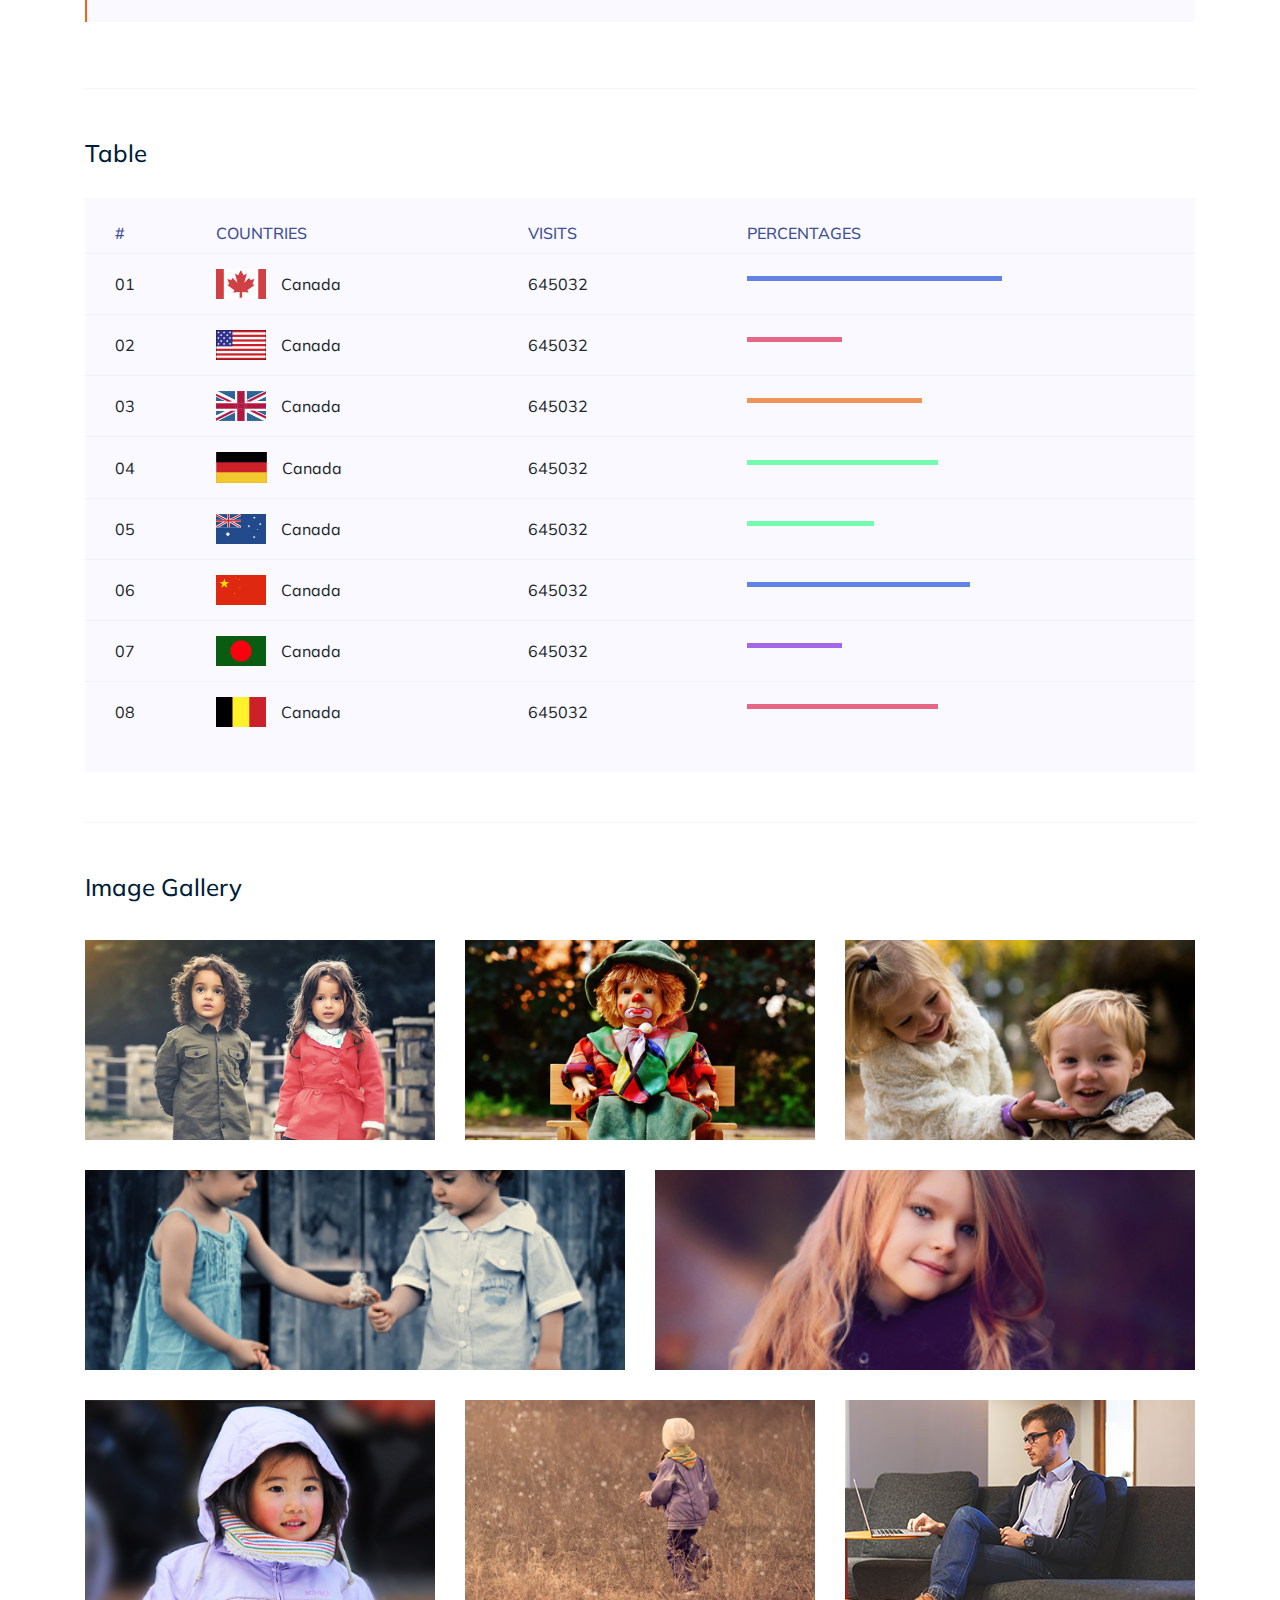
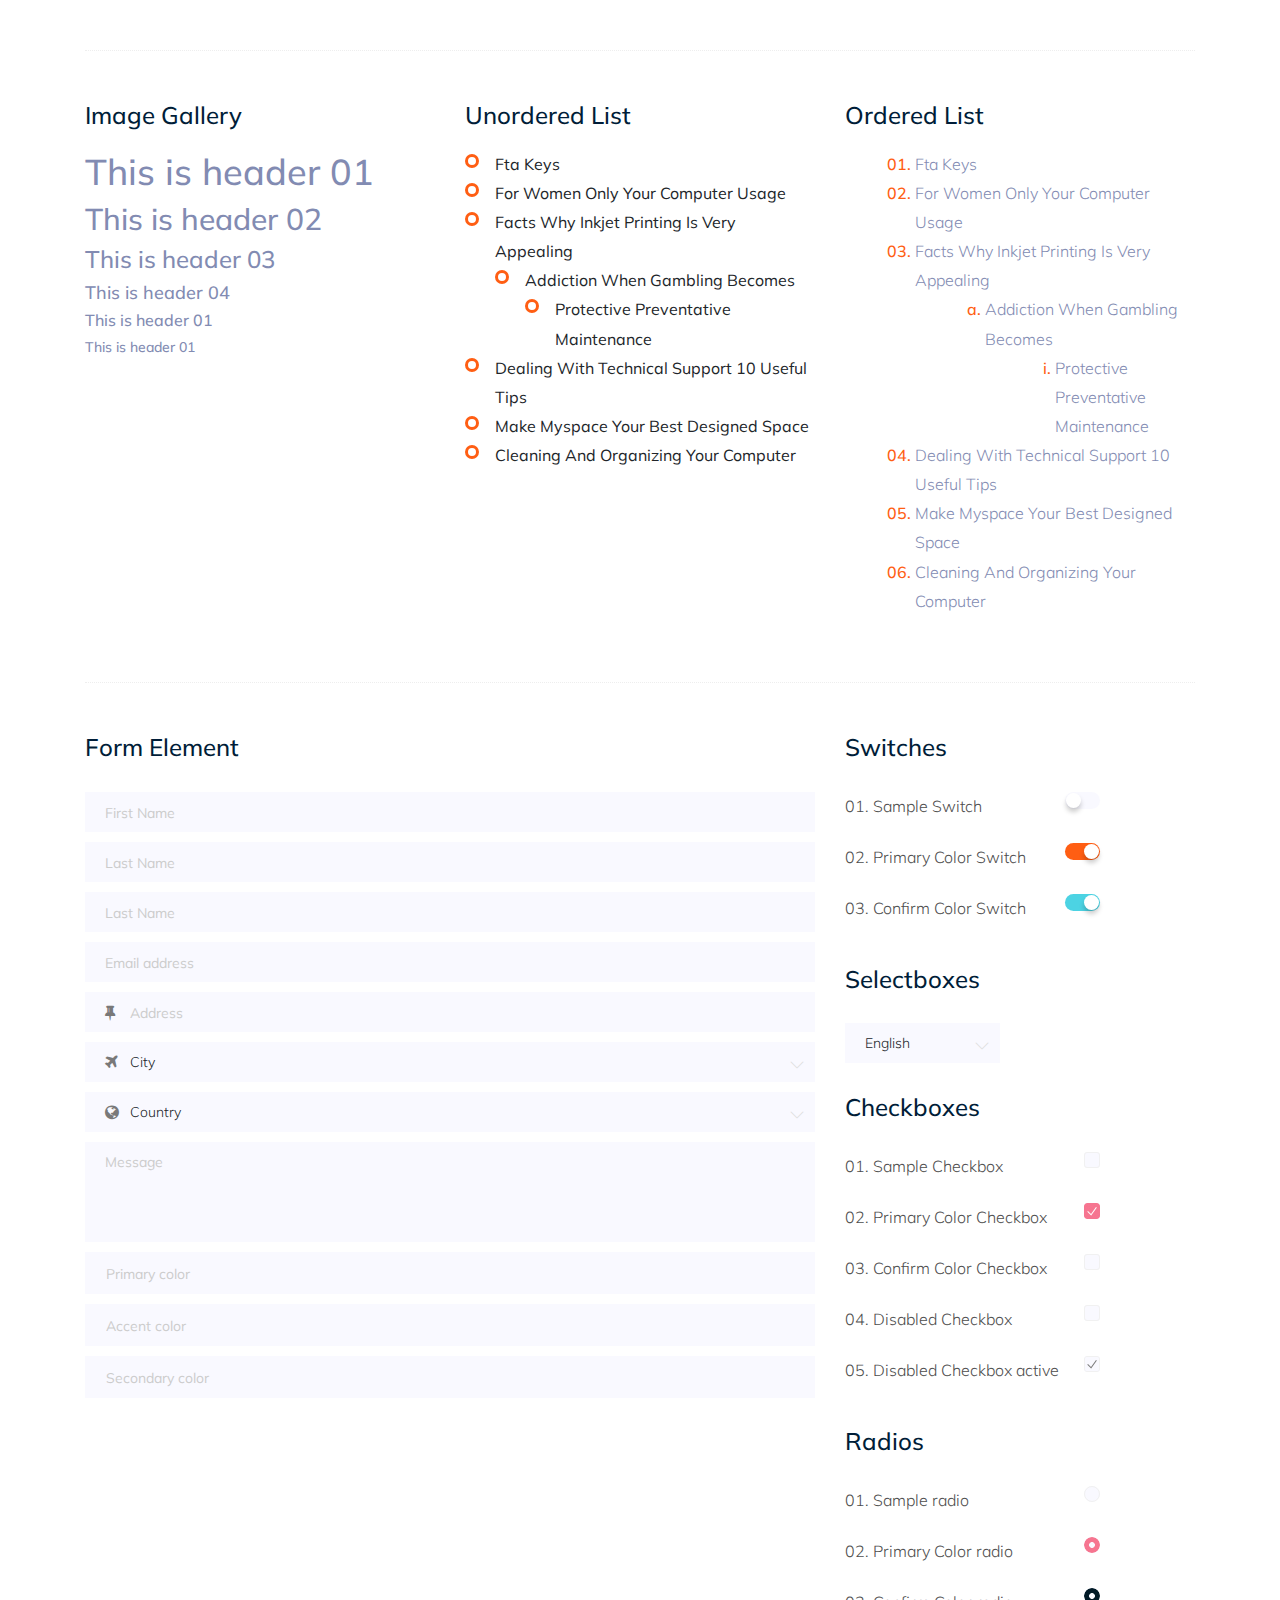
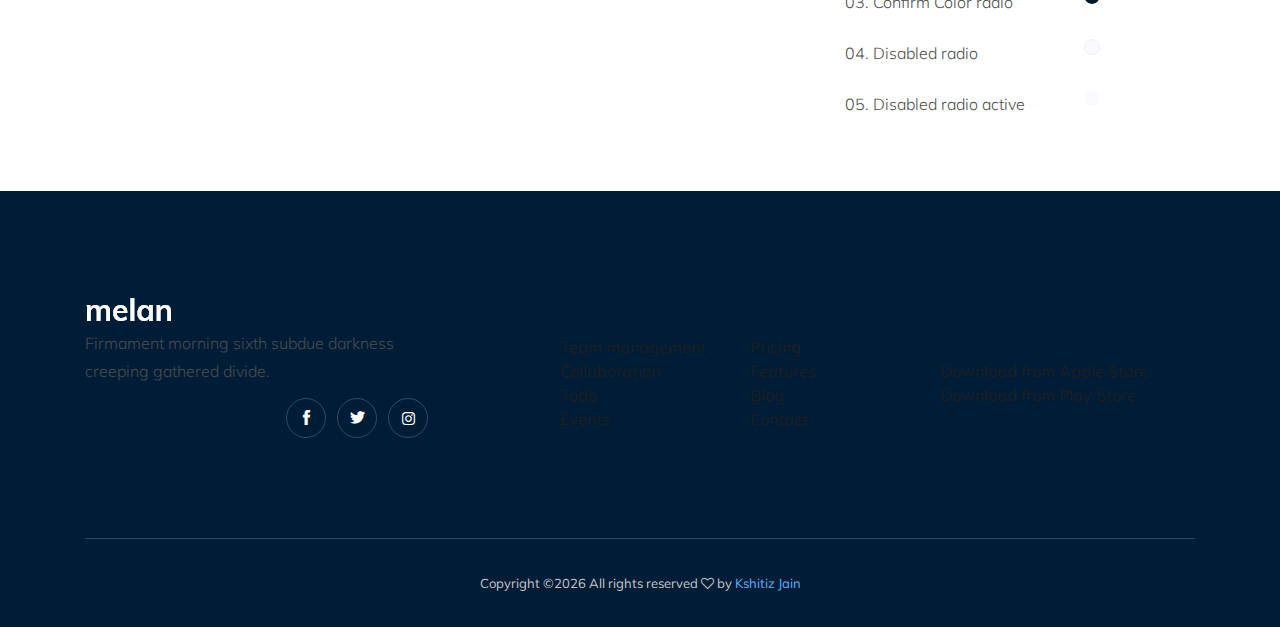
<file: elements.html>
<!doctype html>
<html class="no-js" lang="zxx">

<head>
	<meta charset="utf-8">
	<meta http-equiv="x-ua-compatible" content="ie=edge">
	<title>Melan</title>
	<meta name="description" content="">
	<meta name="viewport" content="width=device-width, initial-scale=1">

	<!-- <link rel="manifest" href="site.webmanifest"> -->
	<!-- Place favicon.ico in the root directory -->

	<!-- CSS here -->
	<link rel="stylesheet" href="css/bootstrap.min.css">
	<link rel="stylesheet" href="css/owl.carousel.min.css">
	<link rel="stylesheet" href="css/magnific-popup.css">
	<link rel="stylesheet" href="css/font-awesome.min.css">
	<link rel="stylesheet" href="css/themify-icons.css">
	<link rel="stylesheet" href="css/nice-select.css">
	<link rel="stylesheet" href="css/flaticon.css">
	<link rel="stylesheet" href="css/gijgo.css">
	<link rel="stylesheet" href="css/animate.min.css">
	<link rel="stylesheet" href="css/slicknav.css">
	<link rel="stylesheet" href="css/style.css">
	<!-- <link rel="stylesheet" href="css/responsive.css"> -->
</head>

<body>
	<!--[if lte IE 9]>
            <p class="browserupgrade">You are using an <strong>outdated</strong> browser. Please <a href="https://browsehappy.com/">upgrade your browser</a> to improve your experience and security.</p>
        <![endif]-->

    <!-- header-start -->
    <header>
			<div class="header-area ">
				<div id="sticky-header" class="main-header-area">
					<div class="container-fluid">
						<div class="row align-items-center">
							<div class="col-xl-3 col-lg-2">
								<div class="logo">
									<a href="index.html">
										  <h1 class="text-white">Kshitiz Jain</h1>
									</a>
								</div>
							</div>
							<div class="col-xl-6 col-lg-7">
								<div class="main-menu  d-none d-lg-block">
									<nav>
										<ul id="navigation">
											<li><a class="active" href="index.html">home</a></li>
											<li><a href="about.html">About</a></li>
											<li><a href="services.html">Services</a></li>
											<li><a href="#">blog <i class="ti-angle-down"></i></a>
												<ul class="submenu">
													<li><a href="blog.html">blog</a></li>
													<li><a href="single-blog.html">single-blog</a></li>
												</ul>
											</li>
											<li><a href="#">pages <i class="ti-angle-down"></i></a>
												<ul class="submenu">
													 <li><a href="elements.html">elements</a></li>
												</ul>
											</li>
											<li><a href="contact.html">Contact</a></li>
										</ul>
									</nav>
								</div>
							</div>
							<div class="col-xl-3 col-lg-3 d-none d-lg-block">
								<div class="Appointment">
									<div class="book_btn d-none d-lg-block">
										<a  href="#">Contact Me</a>
									</div>
								</div>
							</div>
							<div class="col-12">
								<div class="mobile_menu d-block d-lg-none"></div>
							</div>
						</div>
	
					</div>
				</div>
			</div>
		</header>
		<!-- header-end -->
	
		<!-- bradcam_area  -->
		<div class="bradcam_area bradcam_bg_1">
			<div class="container">
				<div class="row">
					<div class="col-xl-12">
						<div class="bradcam_text text-center">
							<h3>Elements</h3>
						</div>
					</div>
				</div>
			</div>
		</div>
		<!-- /bradcam_area  -->

	<!-- Start Sample Area -->
	<section class="sample-text-area">
		<div class="container box_1170">
			<h3 class="text-heading">Text Sample</h3>
			<p class="sample-text">
				Every avid independent filmmaker has <b>Bold</b> about making that <i>Italic</i> interest documentary,
				or short
				film to show off their creative prowess. Many have great ideas and want to “wow”
				the<sup>Superscript</sup> scene,
				or video renters with their big project. But once you have the<sub>Subscript</sub> “in the can” (no easy
				feat), how
				do you move from a <del>Strike</del> through of master DVDs with the <u>“Underline”</u> marked
				hand-written title
				inside a secondhand CD case, to a pile of cardboard boxes full of shiny new, retail-ready DVDs, with UPC
				barcodes
				and polywrap sitting on your doorstep? You need to create eye-popping artwork and have your project
				replicated.
				Using a reputable full service DVD Replication company like PacificDisc, Inc. to partner with is
				certainly a
				helpful option to ensure a professional end result, but to help with your DVD replication project, here
				are 4 easy
				steps to follow for good DVD replication results:

			</p>
		</div>
	</section>
	<!-- End Sample Area -->

	<!-- Start Button -->
	<section class="button-area">
		<div class="container box_1170 border-top-generic">
			<h3 class="text-heading">Sample Buttons</h3>
			<div class="button-group-area">
				<a href="#" class="genric-btn default">Default</a>
				<a href="#" class="genric-btn primary">Primary</a>
				<a href="#" class="genric-btn success">Success</a>
				<a href="#" class="genric-btn info">Info</a>
				<a href="#" class="genric-btn warning">Warning</a>
				<a href="#" class="genric-btn danger">Danger</a>
				<a href="#" class="genric-btn link">Link</a>
				<a href="#" class="genric-btn disable">Disable</a>
			</div>
			<div class="button-group-area mt-10">
				<a href="#" class="genric-btn default-border">Default</a>
				<a href="#" class="genric-btn primary-border">Primary</a>
				<a href="#" class="genric-btn success-border">Success</a>
				<a href="#" class="genric-btn info-border">Info</a>
				<a href="#" class="genric-btn warning-border">Warning</a>
				<a href="#" class="genric-btn danger-border">Danger</a>
				<a href="#" class="genric-btn link-border">Link</a>
				<a href="#" class="genric-btn disable">Disable</a>
			</div>
			<div class="button-group-area mt-40">
				<a href="#" class="genric-btn default radius">Default</a>
				<a href="#" class="genric-btn primary radius">Primary</a>
				<a href="#" class="genric-btn success radius">Success</a>
				<a href="#" class="genric-btn info radius">Info</a>
				<a href="#" class="genric-btn warning radius">Warning</a>
				<a href="#" class="genric-btn danger radius">Danger</a>
				<a href="#" class="genric-btn link radius">Link</a>
				<a href="#" class="genric-btn disable radius">Disable</a>
			</div>
			<div class="button-group-area mt-10">
				<a href="#" class="genric-btn default-border radius">Default</a>
				<a href="#" class="genric-btn primary-border radius">Primary</a>
				<a href="#" class="genric-btn success-border radius">Success</a>
				<a href="#" class="genric-btn info-border radius">Info</a>
				<a href="#" class="genric-btn warning-border radius">Warning</a>
				<a href="#" class="genric-btn danger-border radius">Danger</a>
				<a href="#" class="genric-btn link-border radius">Link</a>
				<a href="#" class="genric-btn disable radius">Disable</a>
			</div>
			<div class="button-group-area mt-40">
				<a href="#" class="genric-btn default circle">Default</a>
				<a href="#" class="genric-btn primary circle">Primary</a>
				<a href="#" class="genric-btn success circle">Success</a>
				<a href="#" class="genric-btn info circle">Info</a>
				<a href="#" class="genric-btn warning circle">Warning</a>
				<a href="#" class="genric-btn danger circle">Danger</a>
				<a href="#" class="genric-btn link circle">Link</a>
				<a href="#" class="genric-btn disable circle">Disable</a>
			</div>
			<div class="button-group-area mt-10">
				<a href="#" class="genric-btn default-border circle">Default</a>
				<a href="#" class="genric-btn primary-border circle">Primary</a>
				<a href="#" class="genric-btn success-border circle">Success</a>
				<a href="#" class="genric-btn info-border circle">Info</a>
				<a href="#" class="genric-btn warning-border circle">Warning</a>
				<a href="#" class="genric-btn danger-border circle">Danger</a>
				<a href="#" class="genric-btn link-border circle">Link</a>
				<a href="#" class="genric-btn disable circle">Disable</a>
			</div>
			<div class="button-group-area mt-40">
				<a href="#" class="genric-btn default circle arrow">Default<span class="lnr lnr-arrow-right"></span></a>
				<a href="#" class="genric-btn primary circle arrow">Primary<span class="lnr lnr-arrow-right"></span></a>
				<a href="#" class="genric-btn success circle arrow">Success<span class="lnr lnr-arrow-right"></span></a>
				<a href="#" class="genric-btn info circle arrow">Info<span class="lnr lnr-arrow-right"></span></a>
				<a href="#" class="genric-btn warning circle arrow">Warning<span class="lnr lnr-arrow-right"></span></a>
				<a href="#" class="genric-btn danger circle arrow">Danger<span class="lnr lnr-arrow-right"></span></a>
			</div>
			<div class="button-group-area mt-10">
				<a href="#" class="genric-btn default-border circle arrow">Default<span
						class="lnr lnr-arrow-right"></span></a>
				<a href="#" class="genric-btn primary-border circle arrow">Primary<span
						class="lnr lnr-arrow-right"></span></a>
				<a href="#" class="genric-btn success-border circle arrow">Success<span
						class="lnr lnr-arrow-right"></span></a>
				<a href="#" class="genric-btn info-border circle arrow">Info<span
						class="lnr lnr-arrow-right"></span></a>
				<a href="#" class="genric-btn warning-border circle arrow">Warning<span
						class="lnr lnr-arrow-right"></span></a>
				<a href="#" class="genric-btn danger-border circle arrow">Danger<span
						class="lnr lnr-arrow-right"></span></a>
			</div>
			<div class="button-group-area mt-40">
				<a href="#" class="genric-btn primary e-large">Extra Large</a>
				<a href="#" class="genric-btn success large">Large</a>
				<a href="#" class="genric-btn primary">Default</a>
				<a href="#" class="genric-btn success medium">Medium</a>
				<a href="#" class="genric-btn primary small">Small</a>
			</div>
			<div class="button-group-area mt-10">
				<a href="#" class="genric-btn primary-border e-large">Extra Large</a>
				<a href="#" class="genric-btn success-border large">Large</a>
				<a href="#" class="genric-btn primary-border">Default</a>
				<a href="#" class="genric-btn success-border medium">Medium</a>
				<a href="#" class="genric-btn primary-border small">Small</a>
			</div>
		</div>
	</section>
	<!-- End Button -->

	<!-- Start Align Area -->
	<div class="whole-wrap">
		<div class="container box_1170">
			<div class="section-top-border">
				<h3 class="mb-30">Left Aligned</h3>
				<div class="row">
					<div class="col-md-3">
						<img src="img/elements/d.jpg" alt="" class="img-fluid">
					</div>
					<div class="col-md-9 mt-sm-20">
						<p>Recently, the US Federal government banned online casinos from operating in America by making
							it illegal to
							transfer money to them through any US bank or payment system. As a result of this law, most
							of the popular
							online casino networks such as Party Gaming and PlayTech left the United States. Overnight,
							online casino
							players found themselves being chased by the Federal government. But, after a fortnight, the
							online casino
							industry came up with a solution and new online casinos started taking root. These began to
							operate under a
							different business umbrella, and by doing that, rendered the transfer of money to and from
							them legal. A major
							part of this was enlisting electronic banking systems that would accept this new
							clarification and start doing
							business with me. Listed in this article are the electronic banking systems that accept
							players from the United
							States that wish to play in online casinos.</p>
					</div>
				</div>
			</div>
			<div class="section-top-border text-right">
				<h3 class="mb-30">Right Aligned</h3>
				<div class="row">
					<div class="col-md-9">
						<p class="text-right">Over time, even the most sophisticated, memory packed computer can begin
							to run slow if we
							don’t do something to prevent it. The reason why has less to do with how computers are made
							and how they age and
							more to do with the way we use them. You see, all of the daily tasks that we do on our PC
							from running programs
							to downloading and deleting software can make our computer sluggish. To keep this from
							happening, you need to
							understand the reasons why your PC is getting slower and do something to keep your PC
							running at its best. You
							can do this through regular maintenance and PC performance optimization programs</p>
						<p class="text-right">Before we discuss all of the things that could be affecting your PC’s
							performance, let’s
							talk a little about what symptoms</p>
					</div>
					<div class="col-md-3">
						<img src="img/elements/d.jpg" alt="" class="img-fluid">
					</div>
				</div>
			</div>
			<div class="section-top-border">
				<h3 class="mb-30">Definition</h3>
				<div class="row">
					<div class="col-md-4">
						<div class="single-defination">
							<h4 class="mb-20">Definition 01</h4>
							<p>Recently, the US Federal government banned online casinos from operating in America by
								making it illegal to
								transfer money to them through any US bank or payment system. As a result of this law,
								most of the popular
								online casino networks</p>
						</div>
					</div>
					<div class="col-md-4">
						<div class="single-defination">
							<h4 class="mb-20">Definition 02</h4>
							<p>Recently, the US Federal government banned online casinos from operating in America by
								making it illegal to
								transfer money to them through any US bank or payment system. As a result of this law,
								most of the popular
								online casino networks</p>
						</div>
					</div>
					<div class="col-md-4">
						<div class="single-defination">
							<h4 class="mb-20">Definition 03</h4>
							<p>Recently, the US Federal government banned online casinos from operating in America by
								making it illegal to
								transfer money to them through any US bank or payment system. As a result of this law,
								most of the popular
								online casino networks</p>
						</div>
					</div>
				</div>
			</div>
			<div class="section-top-border">
				<h3 class="mb-30">Block Quotes</h3>
				<div class="row">
					<div class="col-lg-12">
						<blockquote class="generic-blockquote">
							“Recently, the US Federal government banned online casinos from operating in America by
							making it illegal to
							transfer money to them through any US bank or payment system. As a result of this law, most
							of the popular
							online casino networks such as Party Gaming and PlayTech left the United States. Overnight,
							online casino
							players found themselves being chased by the Federal government. But, after a fortnight, the
							online casino
							industry came up with a solution and new online casinos started taking root. These began to
							operate under a
							different business umbrella, and by doing that, rendered the transfer of money to and from
							them legal. A major
							part of this was enlisting electronic banking systems that would accept this new
							clarification and start doing
							business with me. Listed in this article are the electronic banking”
						</blockquote>
					</div>
				</div>
			</div>
			<div class="section-top-border">
				<h3 class="mb-30">Table</h3>
				<div class="progress-table-wrap">
					<div class="progress-table">
						<div class="table-head">
							<div class="serial">#</div>
							<div class="country">Countries</div>
							<div class="visit">Visits</div>
							<div class="percentage">Percentages</div>
						</div>
						<div class="table-row">
							<div class="serial">01</div>
							<div class="country"> <img src="img/elements/f1.jpg" alt="flag">Canada</div>
							<div class="visit">645032</div>
							<div class="percentage">
								<div class="progress">
									<div class="progress-bar color-1" role="progressbar" style="width: 80%"
										aria-valuenow="80" aria-valuemin="0" aria-valuemax="100"></div>
								</div>
							</div>
						</div>
						<div class="table-row">
							<div class="serial">02</div>
							<div class="country"> <img src="img/elements/f2.jpg" alt="flag">Canada</div>
							<div class="visit">645032</div>
							<div class="percentage">
								<div class="progress">
									<div class="progress-bar color-2" role="progressbar" style="width: 30%"
										aria-valuenow="30" aria-valuemin="0" aria-valuemax="100"></div>
								</div>
							</div>
						</div>
						<div class="table-row">
							<div class="serial">03</div>
							<div class="country"> <img src="img/elements/f3.jpg" alt="flag">Canada</div>
							<div class="visit">645032</div>
							<div class="percentage">
								<div class="progress">
									<div class="progress-bar color-3" role="progressbar" style="width: 55%"
										aria-valuenow="55" aria-valuemin="0" aria-valuemax="100"></div>
								</div>
							</div>
						</div>
						<div class="table-row">
							<div class="serial">04</div>
							<div class="country"> <img src="img/elements/f4.jpg" alt="flag">Canada</div>
							<div class="visit">645032</div>
							<div class="percentage">
								<div class="progress">
									<div class="progress-bar color-4" role="progressbar" style="width: 60%"
										aria-valuenow="60" aria-valuemin="0" aria-valuemax="100"></div>
								</div>
							</div>
						</div>
						<div class="table-row">
							<div class="serial">05</div>
							<div class="country"> <img src="img/elements/f5.jpg" alt="flag">Canada</div>
							<div class="visit">645032</div>
							<div class="percentage">
								<div class="progress">
									<div class="progress-bar color-5" role="progressbar" style="width: 40%"
										aria-valuenow="40" aria-valuemin="0" aria-valuemax="100"></div>
								</div>
							</div>
						</div>
						<div class="table-row">
							<div class="serial">06</div>
							<div class="country"> <img src="img/elements/f6.jpg" alt="flag">Canada</div>
							<div class="visit">645032</div>
							<div class="percentage">
								<div class="progress">
									<div class="progress-bar color-6" role="progressbar" style="width: 70%"
										aria-valuenow="70" aria-valuemin="0" aria-valuemax="100"></div>
								</div>
							</div>
						</div>
						<div class="table-row">
							<div class="serial">07</div>
							<div class="country"> <img src="img/elements/f7.jpg" alt="flag">Canada</div>
							<div class="visit">645032</div>
							<div class="percentage">
								<div class="progress">
									<div class="progress-bar color-7" role="progressbar" style="width: 30%"
										aria-valuenow="30" aria-valuemin="0" aria-valuemax="100"></div>
								</div>
							</div>
						</div>
						<div class="table-row">
							<div class="serial">08</div>
							<div class="country"> <img src="img/elements/f8.jpg" alt="flag">Canada</div>
							<div class="visit">645032</div>
							<div class="percentage">
								<div class="progress">
									<div class="progress-bar color-8" role="progressbar" style="width: 60%"
										aria-valuenow="60" aria-valuemin="0" aria-valuemax="100"></div>
								</div>
							</div>
						</div>
					</div>
				</div>
			</div>
			<div class="section-top-border">
				<h3>Image Gallery</h3>
				<div class="row gallery-item">
					<div class="col-md-4">
						<a href="img/elements/g1.jpg" class="img-pop-up">
							<div class="single-gallery-image" style="background: url(img/elements/g1.jpg);"></div>
						</a>
					</div>
					<div class="col-md-4">
						<a href="img/elements/g2.jpg" class="img-pop-up">
							<div class="single-gallery-image" style="background: url(img/elements/g2.jpg);"></div>
						</a>
					</div>
					<div class="col-md-4">
						<a href="img/elements/g3.jpg" class="img-pop-up">
							<div class="single-gallery-image" style="background: url(img/elements/g3.jpg);"></div>
						</a>
					</div>
					<div class="col-md-6">
						<a href="img/elements/g4.jpg" class="img-pop-up">
							<div class="single-gallery-image" style="background: url(img/elements/g4.jpg);"></div>
						</a>
					</div>
					<div class="col-md-6">
						<a href="img/elements/g5.jpg" class="img-pop-up">
							<div class="single-gallery-image" style="background: url(img/elements/g5.jpg);"></div>
						</a>
					</div>
					<div class="col-md-4">
						<a href="img/elements/g6.jpg" class="img-pop-up">
							<div class="single-gallery-image" style="background: url(img/elements/g6.jpg);"></div>
						</a>
					</div>
					<div class="col-md-4">
						<a href="img/elements/g7.jpg" class="img-pop-up">
							<div class="single-gallery-image" style="background: url(img/elements/g7.jpg);"></div>
						</a>
					</div>
					<div class="col-md-4">
						<a href="img/elements/g8.jpg" class="img-pop-up">
							<div class="single-gallery-image" style="background: url(img/elements/g8.jpg);"></div>
						</a>
					</div>
				</div>
			</div>
			<div class="section-top-border">
				<div class="row">
					<div class="col-md-4">
						<h3 class="mb-20">Image Gallery</h3>
						<div class="typography">
							<h1>This is header 01</h1>
							<h2>This is header 02</h2>
							<h3>This is header 03</h3>
							<h4>This is header 04</h4>
							<h5>This is header 01</h5>
							<h6>This is header 01</h6>
						</div>
					</div>
					<div class="col-md-4 mt-sm-30">
						<h3 class="mb-20">Unordered List</h3>
						<div class="">
							<ul class="unordered-list">
								<li>Fta Keys</li>
								<li>For Women Only Your Computer Usage</li>
								<li>Facts Why Inkjet Printing Is Very Appealing
									<ul>
										<li>Addiction When Gambling Becomes
											<ul>
												<li>Protective Preventative Maintenance</li>
											</ul>
										</li>
									</ul>
								</li>
								<li>Dealing With Technical Support 10 Useful Tips</li>
								<li>Make Myspace Your Best Designed Space</li>
								<li>Cleaning And Organizing Your Computer</li>
							</ul>
						</div>
					</div>
					<div class="col-md-4 mt-sm-30">
						<h3 class="mb-20">Ordered List</h3>
						<div class="">
							<ol class="ordered-list">
								<li><span>Fta Keys</span></li>
								<li><span>For Women Only Your Computer Usage</span></li>
								<li><span>Facts Why Inkjet Printing Is Very Appealing</span>
									<ol class="ordered-list-alpha">
										<li><span>Addiction When Gambling Becomes</span>
											<ol class="ordered-list-roman">
												<li><span>Protective Preventative Maintenance</span></li>
											</ol>
										</li>
									</ol>
								</li>
								<li><span>Dealing With Technical Support 10 Useful Tips</span></li>
								<li><span>Make Myspace Your Best Designed Space</span></li>
								<li><span>Cleaning And Organizing Your Computer</span></li>
							</ol>
						</div>
					</div>
				</div>
			</div>
			<div class="section-top-border">
				<div class="row">
					<div class="col-lg-8 col-md-8">
						<h3 class="mb-30">Form Element</h3>
						<form action="#">
							<div class="mt-10">
								<input type="text" name="first_name" placeholder="First Name"
									onfocus="this.placeholder = ''" onblur="this.placeholder = 'First Name'" required
									class="single-input">
							</div>
							<div class="mt-10">
								<input type="text" name="last_name" placeholder="Last Name"
									onfocus="this.placeholder = ''" onblur="this.placeholder = 'Last Name'" required
									class="single-input">
							</div>
							<div class="mt-10">
								<input type="text" name="last_name" placeholder="Last Name"
									onfocus="this.placeholder = ''" onblur="this.placeholder = 'Last Name'" required
									class="single-input">
							</div>
							<div class="mt-10">
								<input type="email" name="EMAIL" placeholder="Email address"
									onfocus="this.placeholder = ''" onblur="this.placeholder = 'Email address'" required
									class="single-input">
							</div>
							<div class="input-group-icon mt-10">
								<div class="icon"><i class="fa fa-thumb-tack" aria-hidden="true"></i></div>
								<input type="text" name="address" placeholder="Address" onfocus="this.placeholder = ''"
									onblur="this.placeholder = 'Address'" required class="single-input">
							</div>
							<div class="input-group-icon mt-10">
								<div class="icon"><i class="fa fa-plane" aria-hidden="true"></i></div>
								<div class="form-select" id="default-select">
											<select>
												<option value="1">City</option>
									<option value="1">Dhaka</option>
									<option value="1">Dilli</option>
									<option value="1">Newyork</option>
									<option value="1">Islamabad</option>
									</select>
								</div>
							</div>
							<div class="input-group-icon mt-10">
								<div class="icon"><i class="fa fa-globe" aria-hidden="true"></i></div>
								<div class="form-select" id="default-select">
											<select>
												<option value=" 1">Country</option>
									<option value="1">Bangladesh</option>
									<option value="1">India</option>
									<option value="1">England</option>
									<option value="1">Srilanka</option>
									</select>
								</div>
							</div>

							<div class="mt-10">
								<textarea class="single-textarea" placeholder="Message" onfocus="this.placeholder = ''"
									onblur="this.placeholder = 'Message'" required></textarea>
							</div>
							<!-- For Gradient Border Use -->
							<!-- <div class="mt-10">
										<div class="primary-input">
											<input id="primary-input" type="text" name="first_name" placeholder="Primary color" onfocus="this.placeholder = ''" onblur="this.placeholder = 'Primary color'">
											<label for="primary-input"></label>
										</div>
									</div> -->
							<div class="mt-10">
								<input type="text" name="first_name" placeholder="Primary color"
									onfocus="this.placeholder = ''" onblur="this.placeholder = 'Primary color'" required
									class="single-input-primary">
							</div>
							<div class="mt-10">
								<input type="text" name="first_name" placeholder="Accent color"
									onfocus="this.placeholder = ''" onblur="this.placeholder = 'Accent color'" required
									class="single-input-accent">
							</div>
							<div class="mt-10">
								<input type="text" name="first_name" placeholder="Secondary color"
									onfocus="this.placeholder = ''" onblur="this.placeholder = 'Secondary color'"
									required class="single-input-secondary">
							</div>
						</form>
					</div>
					<div class="col-lg-3 col-md-4 mt-sm-30">
						<div class="single-element-widget">
							<h3 class="mb-30">Switches</h3>
							<div class="switch-wrap d-flex justify-content-between">
								<p>01. Sample Switch</p>
								<div class="primary-switch">
									<input type="checkbox" id="default-switch">
									<label for="default-switch"></label>
								</div>
							</div>
							<div class="switch-wrap d-flex justify-content-between">
								<p>02. Primary Color Switch</p>
								<div class="primary-switch">
									<input type="checkbox" id="primary-switch" checked>
									<label for="primary-switch"></label>
								</div>
							</div>
							<div class="switch-wrap d-flex justify-content-between">
								<p>03. Confirm Color Switch</p>
								<div class="confirm-switch">
									<input type="checkbox" id="confirm-switch" checked>
									<label for="confirm-switch"></label>
								</div>
							</div>
						</div>
						<div class="single-element-widget mt-30">
							<h3 class="mb-30">Selectboxes</h3>
							<div class="default-select" id="default-select">
										<select>
											<option value="1">English</option>
								<option value="1">Spanish</option>
								<option value="1">Arabic</option>
								<option value="1">Portuguise</option>
								<option value="1">Bengali</option>
								</select>
							</div>
						</div>
						<div class="single-element-widget mt-30">
							<h3 class="mb-30">Checkboxes</h3>
							<div class="switch-wrap d-flex justify-content-between">
								<p>01. Sample Checkbox</p>
								<div class="primary-checkbox">
									<input type="checkbox" id="default-checkbox">
									<label for="default-checkbox"></label>
								</div>
							</div>
							<div class="switch-wrap d-flex justify-content-between">
								<p>02. Primary Color Checkbox</p>
								<div class="primary-checkbox">
									<input type="checkbox" id="primary-checkbox" checked>
									<label for="primary-checkbox"></label>
								</div>
							</div>
							<div class="switch-wrap d-flex justify-content-between">
								<p>03. Confirm Color Checkbox</p>
								<div class="confirm-checkbox">
									<input type="checkbox" id="confirm-checkbox">
									<label for="confirm-checkbox"></label>
								</div>
							</div>
							<div class="switch-wrap d-flex justify-content-between">
								<p>04. Disabled Checkbox</p>
								<div class="disabled-checkbox">
									<input type="checkbox" id="disabled-checkbox" disabled>
									<label for="disabled-checkbox"></label>
								</div>
							</div>
							<div class="switch-wrap d-flex justify-content-between">
								<p>05. Disabled Checkbox active</p>
								<div class="disabled-checkbox">
									<input type="checkbox" id="disabled-checkbox-active" checked disabled>
									<label for="disabled-checkbox-active"></label>
								</div>
							</div>
						</div>
						<div class="single-element-widget mt-30">
							<h3 class="mb-30">Radios</h3>
							<div class="switch-wrap d-flex justify-content-between">
								<p>01. Sample radio</p>
								<div class="primary-radio">
									<input type="checkbox" id="default-radio">
									<label for="default-radio"></label>
								</div>
							</div>
							<div class="switch-wrap d-flex justify-content-between">
								<p>02. Primary Color radio</p>
								<div class="primary-radio">
									<input type="checkbox" id="primary-radio" checked>
									<label for="primary-radio"></label>
								</div>
							</div>
							<div class="switch-wrap d-flex justify-content-between">
								<p>03. Confirm Color radio</p>
								<div class="confirm-radio">
									<input type="checkbox" id="confirm-radio" checked>
									<label for="confirm-radio"></label>
								</div>
							</div>
							<div class="switch-wrap d-flex justify-content-between">
								<p>04. Disabled radio</p>
								<div class="disabled-radio">
									<input type="checkbox" id="disabled-radio" disabled>
									<label for="disabled-radio"></label>
								</div>
							</div>
							<div class="switch-wrap d-flex justify-content-between">
								<p>05. Disabled radio active</p>
								<div class="disabled-radio">
									<input type="checkbox" id="disabled-radio-active" checked disabled>
									<label for="disabled-radio-active"></label>
								</div>
							</div>
						</div>
					</div>
				</div>
			</div>
		</div>
	</div>
	<!-- End Align Area -->

    <!-- footer start -->
    <footer class="footer">
        <div class="footer_top">
            <div class="container">
                <div class="row align-items-center">
                    <div class="col-xl-4 col-md-6 col-lg-4">
                        <div class="footer_widget">
                            <div class="footer_logo">
                                <a href="#">
                                    <img src="img/logo.png" alt="">
                                </a>
                            </div>
                            <p>
                                Firmament morning sixth subdue darkness
                                creeping gathered divide.
                            </p>
                            <div class="socail_links">
                                <ul>
                                    <li>
                                        <a href="#">
                                            <i class="ti-facebook"></i>
                                        </a>
                                    </li>
                                    <li>
                                        <a href="#">
                                            <i class="ti-twitter-alt"></i>
                                        </a>
                                    </li>
                                    <li>
                                        <a href="#">
                                            <i class="fa fa-instagram"></i>
                                        </a>
                                    </li>
                                </ul>
                            </div>

                        </div>
                    </div>
                    <div class="col-xl-2 offset-xl-1 col-md-6 col-lg-3">
                        <div class="footer_widget">
                            <h3 class="footer_title">
                                    Services
                            </h3>
                            <ul>
                                <li><a href="#">Team management</a></li>
                                <li><a href="#">Collaboration</a></li>
                                <li><a href="#">Todo</a></li>
                                <li><a href="#">Events</a></li>
                            </ul>

                        </div>
                    </div>
                    <div class="col-xl-2 col-md-6 col-lg-2">
                        <div class="footer_widget">
                            <h3 class="footer_title">
                                    Useful Links
                            </h3>
                            <ul>
                                <li><a href="#">Pricing</a></li>
                                <li><a href="#">Features</a></li>
                                <li><a href="#">Blog</a></li>
                                <li><a href="#">Contact</a></li>
                            </ul>
                        </div>
                    </div>
                    <div class="col-xl-3 col-md-6 col-lg-3">
                        <div class="footer_widget">
                            <h3 class="footer_title">
                                    Downloads
                            </h3>
                            <ul>
                                <li>
                                    <a href="#">
                                        Download from Apple Store

                                    </a>
                                </li>
                                <li><a href="#">
                                        Download from Play Store
                                    </a>
                                </li>
                                </ul>
                        </div>
                    </div>
                </div>
            </div>
        </div>
        <div class="copy-right_text">
            <div class="container">
                <div class="footer_border"></div>
                <div class="row">
                    <div class="col-xl-12">
                        <p class="copy_right text-center">
                            <!-- Link back to Colorlib can't be removed. Template is licensed under CC BY 3.0. -->
Copyright &copy;<script>document.write(new Date().getFullYear());</script> All rights reserved <i class="fa fa-heart-o" aria-hidden="true"></i> by <a href="https://colorlib.com" target="_blank">Kshitiz Jain</a>
<!-- Link back to Colorlib can't be removed. Template is licensed under CC BY 3.0. -->
                        </p>
                    </div>
                </div>
            </div>
        </div>
    </footer>
    <!--/ footer end  -->

	<!-- JS here -->
	<script src="js/vendor/modernizr-3.5.0.min.js"></script>
	<script src="js/vendor/jquery-1.12.4.min.js"></script>
	<script src="js/popper.min.js"></script>
	<script src="js/bootstrap.min.js"></script>
	<script src="js/owl.carousel.min.js"></script>
	<script src="js/isotope.pkgd.min.js"></script>
	<script src="js/ajax-form.js"></script>
	<script src="js/waypoints.min.js"></script>
	<script src="js/jquery.counterup.min.js"></script>
	<script src="js/imagesloaded.pkgd.min.js"></script>
	<script src="js/scrollIt.js"></script>
	<script src="js/jquery.scrollUp.min.js"></script>
	<script src="js/wow.min.js"></script>
	<script src="js/nice-select.min.js"></script>
	<script src="js/jquery.slicknav.min.js"></script>
	<script src="js/jquery.magnific-popup.min.js"></script>
	<script src="js/plugins.js"></script>
	<script src="js/gijgo.min.js"></script>

	<!--contact js-->
	<script src="js/contact.js"></script>
	<script src="js/jquery.ajaxchimp.min.js"></script>
	<script src="js/jquery.form.js"></script>
	<script src="js/jquery.validate.min.js"></script>
	<script src="js/mail-script.js"></script>

	<script src="js/main.js"></script>
    <script>
        $('#datepicker').datepicker({
            iconsLibrary: 'fontawesome',
            icons: {
             rightIcon: '<span class="fa fa-caret-down"></span>'
         }
        });
        $('#datepicker2').datepicker({
            iconsLibrary: 'fontawesome',
            icons: {
             rightIcon: '<span class="fa fa-caret-down"></span>'
         }

        });
    </script>
</body>
</html>
</file>
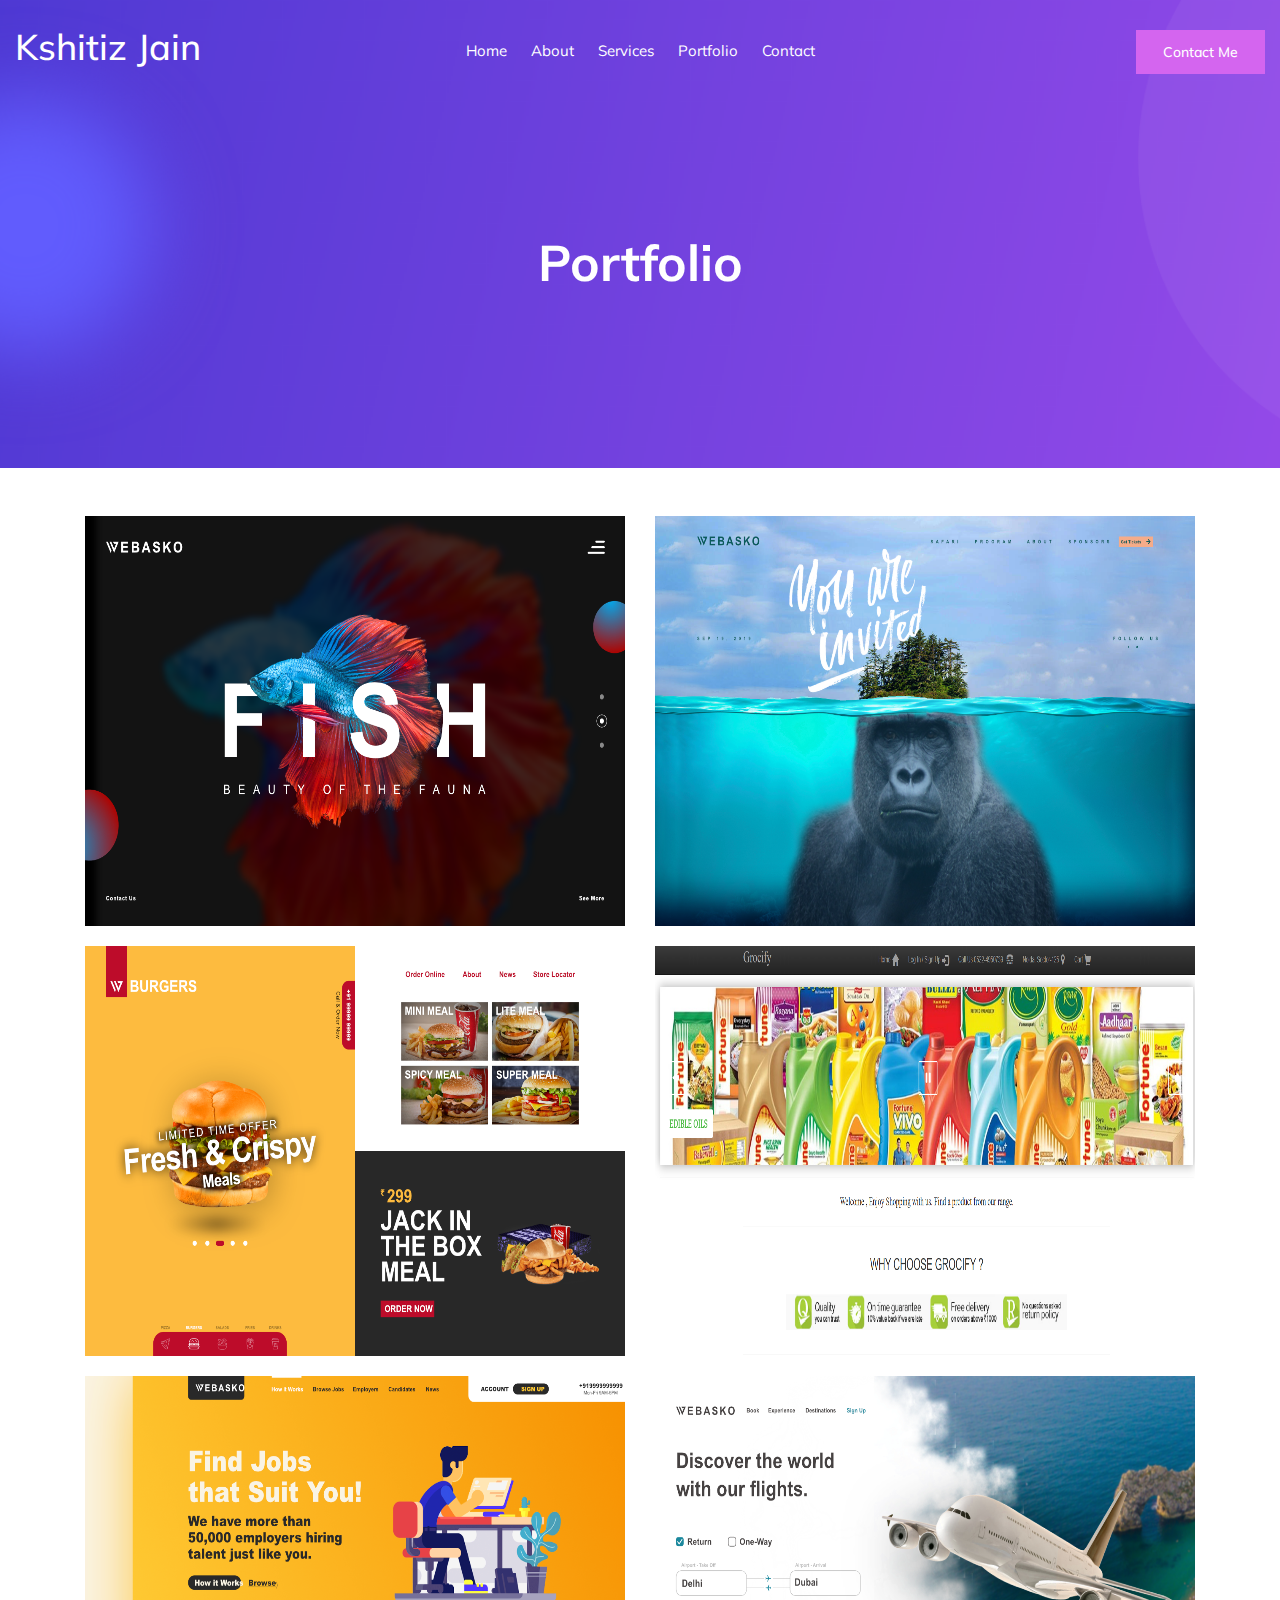
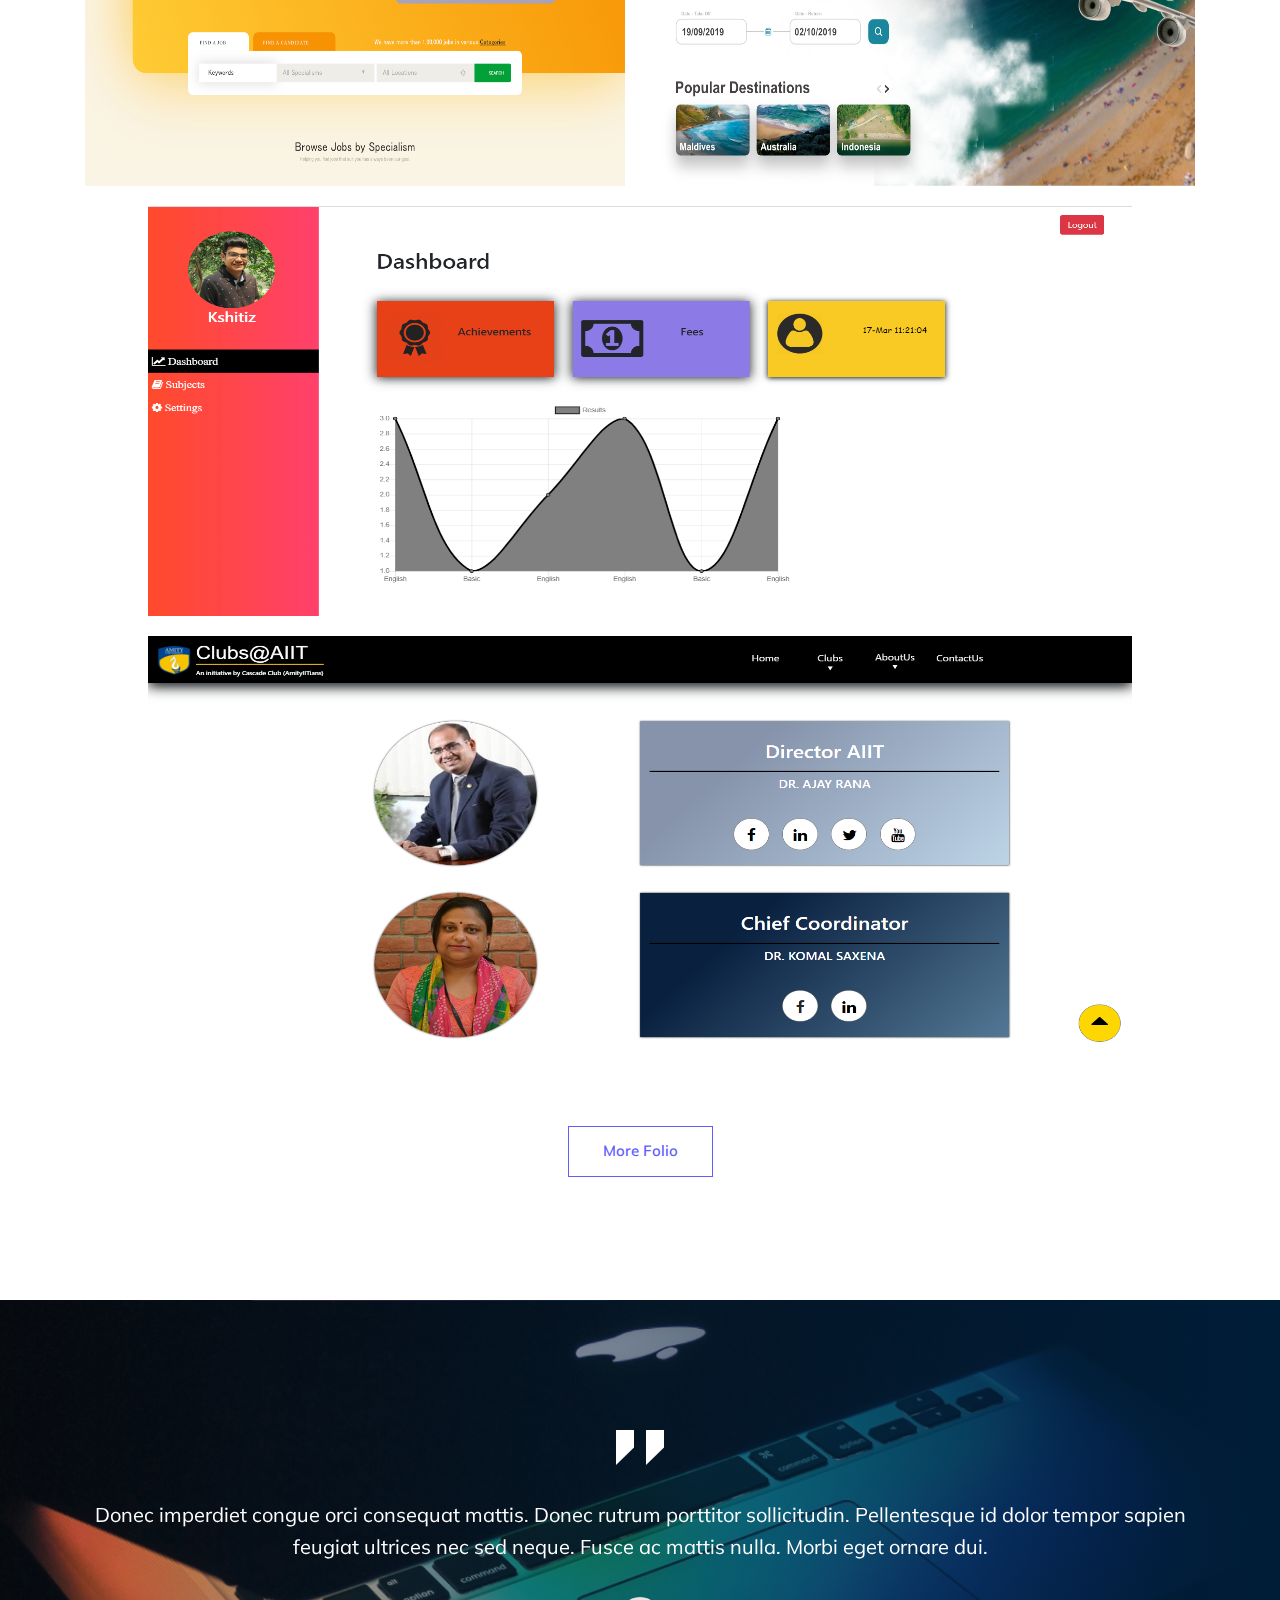
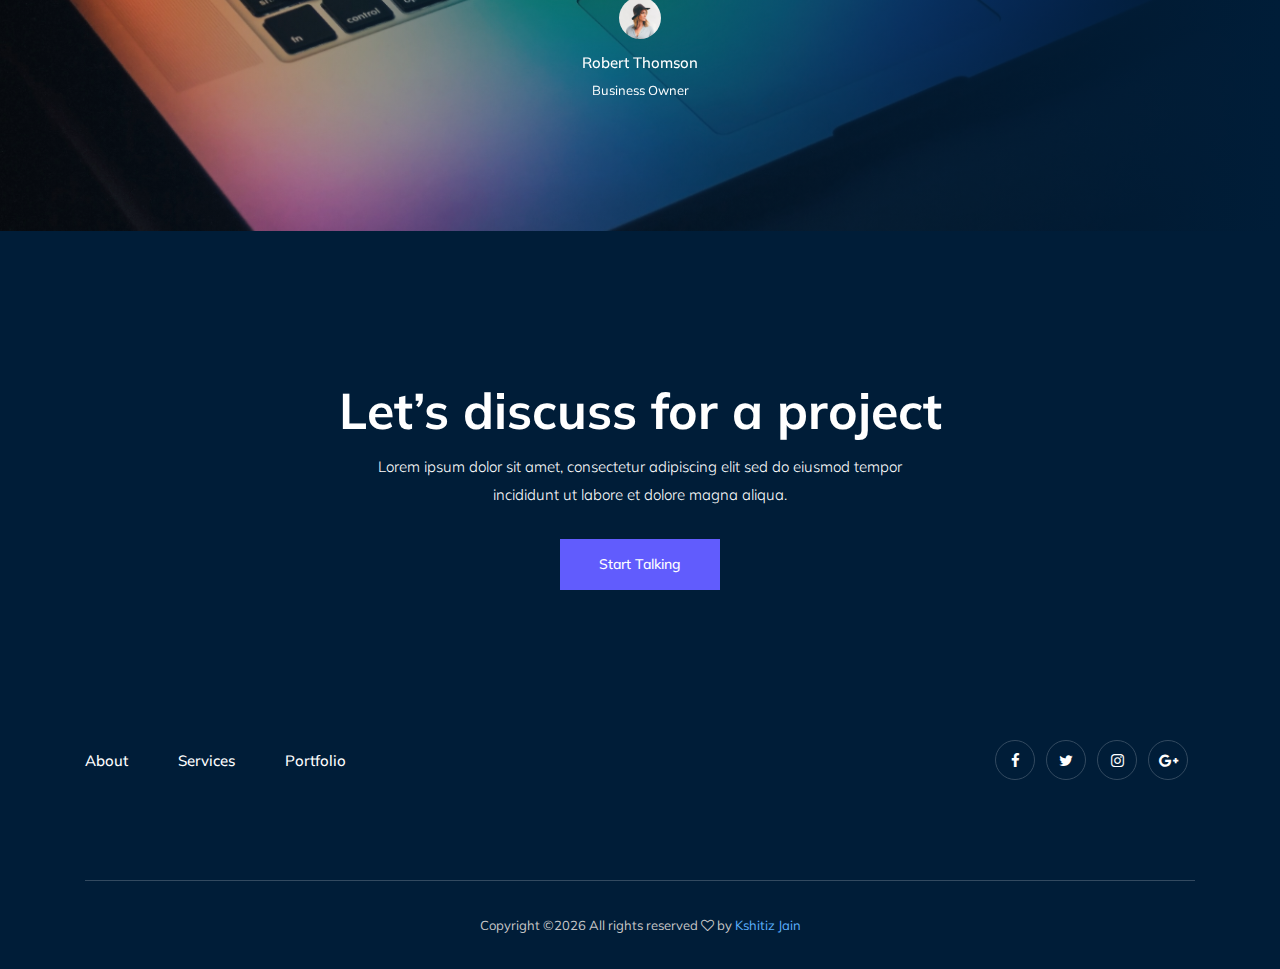
<file: portfolio.html>
<!doctype html>
<html class="no-js" lang="zxx">

<head>
    <meta charset="utf-8">
    <meta http-equiv="x-ua-compatible" content="ie=edge">
    <title>Melan</title>
    <meta name="description" content="">
    <meta name="viewport" content="width=device-width, initial-scale=1">

    <!-- <link rel="manifest" href="site.webmanifest"> -->
    <!-- Place favicon.ico in the root directory -->

    <!-- CSS here -->
    <link rel="stylesheet" href="css/bootstrap.min.css">
    <link rel="stylesheet" href="css/owl.carousel.min.css">
    <link rel="stylesheet" href="css/magnific-popup.css">
    <link rel="stylesheet" href="css/font-awesome.min.css">
    <link rel="stylesheet" href="css/themify-icons.css">
    <link rel="stylesheet" href="css/nice-select.css">
    <link rel="stylesheet" href="css/flaticon.css">
    <link rel="stylesheet" href="css/gijgo.css">
    <link rel="stylesheet" href="css/animate.min.css">
    <link rel="stylesheet" href="css/slick.css">
    <link rel="stylesheet" href="css/slicknav.css">
    <link rel="stylesheet" href="css/style.css">
    <!-- <link rel="stylesheet" href="css/responsive.css"> -->
</head>

<body>
    <!--[if lte IE 9]>
            <p class="browserupgrade">You are using an <strong>outdated</strong> browser. Please <a href="https://browsehappy.com/">upgrade your browser</a> to improve your experience and security.</p>
        <![endif]-->

    <!-- header-start -->
    <header>
        <div class="header-area ">
            <div id="sticky-header" class="main-header-area">
                <div class="container-fluid">
                    <div class="row align-items-center">
                        <div class="col-xl-3 col-lg-2">
                            <div class="logo">
                                <a href="index.html">
                                 <h1 class="text-white">Kshitiz Jain</h1>
                                </a>
                            </div>
                        </div>
                        <div class="col-xl-6 col-lg-7">
                            <div class="main-menu  d-none d-lg-block">
                                <nav>
                                    <ul id="navigation">
                                        <li><a href="index.html">home</a></li>
                                        <li><a href="about.html">About</a></li>
                                        <li><a href="services.html">Services</a></li>
                                      
                                       <li><a class="active" href="portfolio.html">Portfolio</a></li>
                                        <li><a href="contact.html">Contact</a></li>
                                    </ul>
                                </nav>
                            </div>
                        </div>
                        <div class="col-xl-3 col-lg-3 d-none d-lg-block">
                            <div class="Appointment">
                                <div class="book_btn d-none d-lg-block">
                                    <a  href="#">Contact Me</a>
                                </div>
                            </div>
                        </div>
                        <div class="col-12">
                            <div class="mobile_menu d-block d-lg-none"></div>
                        </div>
                    </div>

                </div>
            </div>
        </div>
    </header>
    <!-- header-end -->

    <!-- bradcam_area  -->
    <div class="bradcam_area bradcam_bg_1">
        <div class="container">
            <div class="row">
                <div class="col-xl-12">
                    <div class="bradcam_text text-center">
                        <h3>Portfolio</h3>
                    </div>
                </div>
            </div>
        </div>
    </div>
    <!-- /bradcam_area  -->

    <div class="portfolio_image_area my-5">
        <div class="container">
              <div class="row">
                <div class="col-xl-6 col-md-6">
                    <div class="single_Portfolio">
                        <div class="portfolio_thumb">
                            <img src="img/portfolio/11.png" alt="">
                        </div>
                        <a href="img/portfolio/11.png" class="popup popup-image"></a>
                        <div class="portfolio_hover">
                            <div class="title">
                                    <h3>Fish</h3>
                            </div>
                        </div>
                    </div>
                </div>
                <div class="col-xl-6 col-md-6">
                    <div class="single_Portfolio">
                        <div class="portfolio_thumb">
                            <img src="img/portfolio/13.png" alt="">
                        </div>
                        <a href="img/portfolio/13.png" class="popup popup-image"></a>
                        <div class="portfolio_hover">
                            <div class="title">
                                    <h3>Gorilla</h3>
                            </div>
                        </div>
                    </div>
                </div>
            </div>
              <div class="row">
                <div class="col-xl-6 col-md-6">
                    <div class="single_Portfolio">
                        <div class="portfolio_thumb">
                            <img src="img/portfolio/14.png" alt="">
                        </div>
                        <a href="img/portfolio/14.png" class="popup popup-image"></a>
                        <div class="portfolio_hover">
                            <div class="title">
                                    <h3>Burger</h3>
                            </div>
                        </div>
                    </div>
                </div>
                <div class="col-xl-6 col-md-6">
                    <div class="single_Portfolio">
                        <div class="portfolio_thumb">
                            <img src="img/portfolio/2.png" alt="">
                        </div>
                        <a href="img/portfolio/2.png" class="popup popup-image"></a>
                        <div class="portfolio_hover">
                            <div class="title">
                                    <h3>Grocify</h3>
                            </div>
                        </div>
                    </div>
                </div>
            </div>
            <div class="row">
                <div class="col-xl-6 col-md-6">
                    <div class="single_Portfolio">
                        <div class="portfolio_thumb">
                            <img src="img/portfolio/15.png" alt="">
                        </div>
                        <a href="img/portfolio/15.png" class="popup popup-image"></a>
                        <div class="portfolio_hover">
                            <div class="title">
                                    <h3>Job</h3>
                            </div>
                        </div>
                    </div>
                </div>
                <div class="col-xl-6 col-md-6">
                    <div class="single_Portfolio">
                        <div class="portfolio_thumb">
                            <img src="img/portfolio/16.png" alt="">
                        </div>
                        <a href="img/portfolio/16.png" class="popup popup-image"></a>
                        <div class="portfolio_hover">
                            <div class="title">
                                    <h3>Travel</h3>
                            </div>
                        </div>
                    </div>
                </div>
            </div>
            <div class="row mx-5">
                <div class="col-12">
                    <div class="single_Portfolio">
                        <div class="portfolio_thumb">
                            <img src="img/portfolio/3.png" alt="">
                        </div>
                        <a href="img/portfolio/3.png" class="popup popup-image"></a>
                        <div class="portfolio_hover">
                            <div class="title">
                                    <h3>Amitest</h3>
                            </div>
                        </div>
                    </div>
                </div>
            </div>
            <div class="row mx-5">
                <div class="col-12">
                    <div class="single_Portfolio">
                        <div class="portfolio_thumb">
                            <img src="img/portfolio/4.png" alt="">
                        </div>
                        <a href="img/portfolio/5.png" class="popup popup-image"></a>
                        <div class="portfolio_hover">
                            <div class="title">
                                    <h3>Club Website</h3>
                            </div>
                        </div>
                    </div>
                </div>
            </div>
            <div class="row">
                <div class="col-xl-12">
                    <div class="more_portfolio text-center">
                        <a class="line_btn" href="#">More Folio</a>
                    </div>
                </div>
            </div>
        </div>
    </div>
    <!--/ portfolio_image_area  -->
    <!-- testimonial_area  -->
    <div class="testimonial_area ">
            <div class="container">
                <div class="row">
                    <div class="col-xl-12">
                        <div class="testmonial_active owl-carousel">
                            <div class="single_carousel">
                                    <div class="single_testmonial text-center">
                                            <div class="quote">
                                                <img src="img/testmonial/quote.svg" alt="">
                                            </div>
                                            <p>Donec imperdiet congue orci consequat mattis. Donec rutrum porttitor <br> 
                                                    sollicitudin. Pellentesque id dolor tempor sapien feugiat ultrices nec sed neque.  <br>
                                                    Fusce ac mattis nulla. Morbi eget ornare dui. </p>
                                            <div class="testmonial_author">
                                                <div class="thumb">
                                                        <img src="img/testmonial/thumb.png" alt="">
                                                </div>
                                                <h3>Robert Thomson</h3>
                                                <span>Business Owner</span>
                                            </div>
                                        </div>
                            </div>
                            <div class="single_carousel">
                                    <div class="single_testmonial text-center">
                                            <div class="quote">
                                                <img src="img/testmonial/quote.svg" alt="">
                                            </div>
                                            <p>Donec imperdiet congue orci consequat mattis. Donec rutrum porttitor <br> 
                                                    sollicitudin. Pellentesque id dolor tempor sapien feugiat ultrices nec sed neque.  <br>
                                                    Fusce ac mattis nulla. Morbi eget ornare dui. </p>
                                            <div class="testmonial_author">
                                                <div class="thumb">
                                                        <img src="img/testmonial/thumb.png" alt="">
                                                </div>
                                                <h3>Robert Thomson</h3>
                                                <span>Business Owner</span>
                                            </div>
                                        </div>
                            </div>
                            <div class="single_carousel">
                                    <div class="single_testmonial text-center">
                                            <div class="quote">
                                                <img src="img/testmonial/quote.svg" alt="">
                                            </div>
                                            <p>Donec imperdiet congue orci consequat mattis. Donec rutrum porttitor <br> 
                                                    sollicitudin. Pellentesque id dolor tempor sapien feugiat ultrices nec sed neque.  <br>
                                                    Fusce ac mattis nulla. Morbi eget ornare dui. </p>
                                            <div class="testmonial_author">
                                                <div class="thumb">
                                                        <img src="img/testmonial/thumb.png" alt="">
                                                </div>
                                                <h3>Robert Thomson</h3>
                                                <span>Business Owner</span>
                                            </div>
                                        </div>
                            </div>
                        </div>
                    </div>
                </div>
            </div>
        </div>
        <!-- /testimonial_area  -->
    
    <div class="discuss_projects">
        <div class="container">
            <div class="row">
                <div class="col-xl-12">
                    <div class="project_text text-center">
                        <h3>Let’s discuss for a project</h3>
                        <p>Lorem ipsum dolor sit amet, consectetur adipiscing elit sed do eiusmod tempor <br> incididunt ut labore et dolore magna aliqua.</p>
                        <a class="boxed-btn3" href="#">Start Talking</a>
                    </div>
                </div>
            </div>
        </div>
    </div>

    <!-- footer start -->
    <footer class="footer">
        <div class="footer_top">
            <div class="container">
                <div class="row align-items-center">
                    <div class="col-xl-6 col-md-6">
                        <div class="menu_links">
                            <ul>
                                <li><a href="#">About</a></li>
                                <li><a href="#">Services</a></li>
                                <li><a href="#">Portfolio</a></li>
                            </ul>
                        </div>
                    </div>
                    <div class="col-xl-6 col-md-6">
                        <div class="socail_links">
                            <ul>
                                <li><a href="#"> <i class="fa fa-facebook"></i> </a></li>
                                <li><a href="#"> <i class="fa fa-twitter"></i> </a></li>
                                <li><a href="#"> <i class="fa fa-instagram"></i> </a></li>
                                <li><a href="#"> <i class="fa fa-google-plus"></i> </a></li>
                            </ul>
                        </div>
                    </div>
                </div>
            </div>
        </div>
        <div class="copy-right_text">
            <div class="container">
                <div class="footer_border"></div>
                <div class="row">
                    <div class="col-xl-12">
                        <p class="copy_right text-center">
                            <!-- Link back to Colorlib can't be removed. Template is licensed under CC BY 3.0. -->
Copyright &copy;<script>document.write(new Date().getFullYear());</script> All rights reserved <i class="fa fa-heart-o" aria-hidden="true"></i> by <a href="https://colorlib.com" target="_blank">Kshitiz Jain</a>
<!-- Link back to Colorlib can't be removed. Template is licensed under CC BY 3.0. -->
                        </p>
                    </div>
                </div>
            </div>
        </div>
    </footer>
    <!--/ footer end  -->

    <!-- JS here -->
    <script src="js/vendor/modernizr-3.5.0.min.js"></script>
    <script src="js/vendor/jquery-1.12.4.min.js"></script>
    <script src="js/popper.min.js"></script>
    <script src="js/bootstrap.min.js"></script>
    <script src="js/owl.carousel.min.js"></script>
    <script src="js/isotope.pkgd.min.js"></script>
    <script src="js/ajax-form.js"></script>
    <script src="js/waypoints.min.js"></script>
    <script src="js/jquery.counterup.min.js"></script>
    <script src="js/imagesloaded.pkgd.min.js"></script>
    <script src="js/scrollIt.js"></script>
    <script src="js/jquery.scrollUp.min.js"></script>
    <script src="js/wow.min.js"></script>
    <script src="js/nice-select.min.js"></script>
    <script src="js/jquery.slicknav.min.js"></script>
    <script src="js/jquery.magnific-popup.min.js"></script>
    <script src="js/plugins.js"></script>
    <script src="js/gijgo.min.js"></script>

    <!--contact js-->
    <script src="js/contact.js"></script>
    <script src="js/jquery.ajaxchimp.min.js"></script>
    <script src="js/jquery.form.js"></script>
    <script src="js/jquery.validate.min.js"></script>
    <script src="js/mail-script.js"></script>

    <script src="js/main.js"></script>
</body>

</html>
</file>
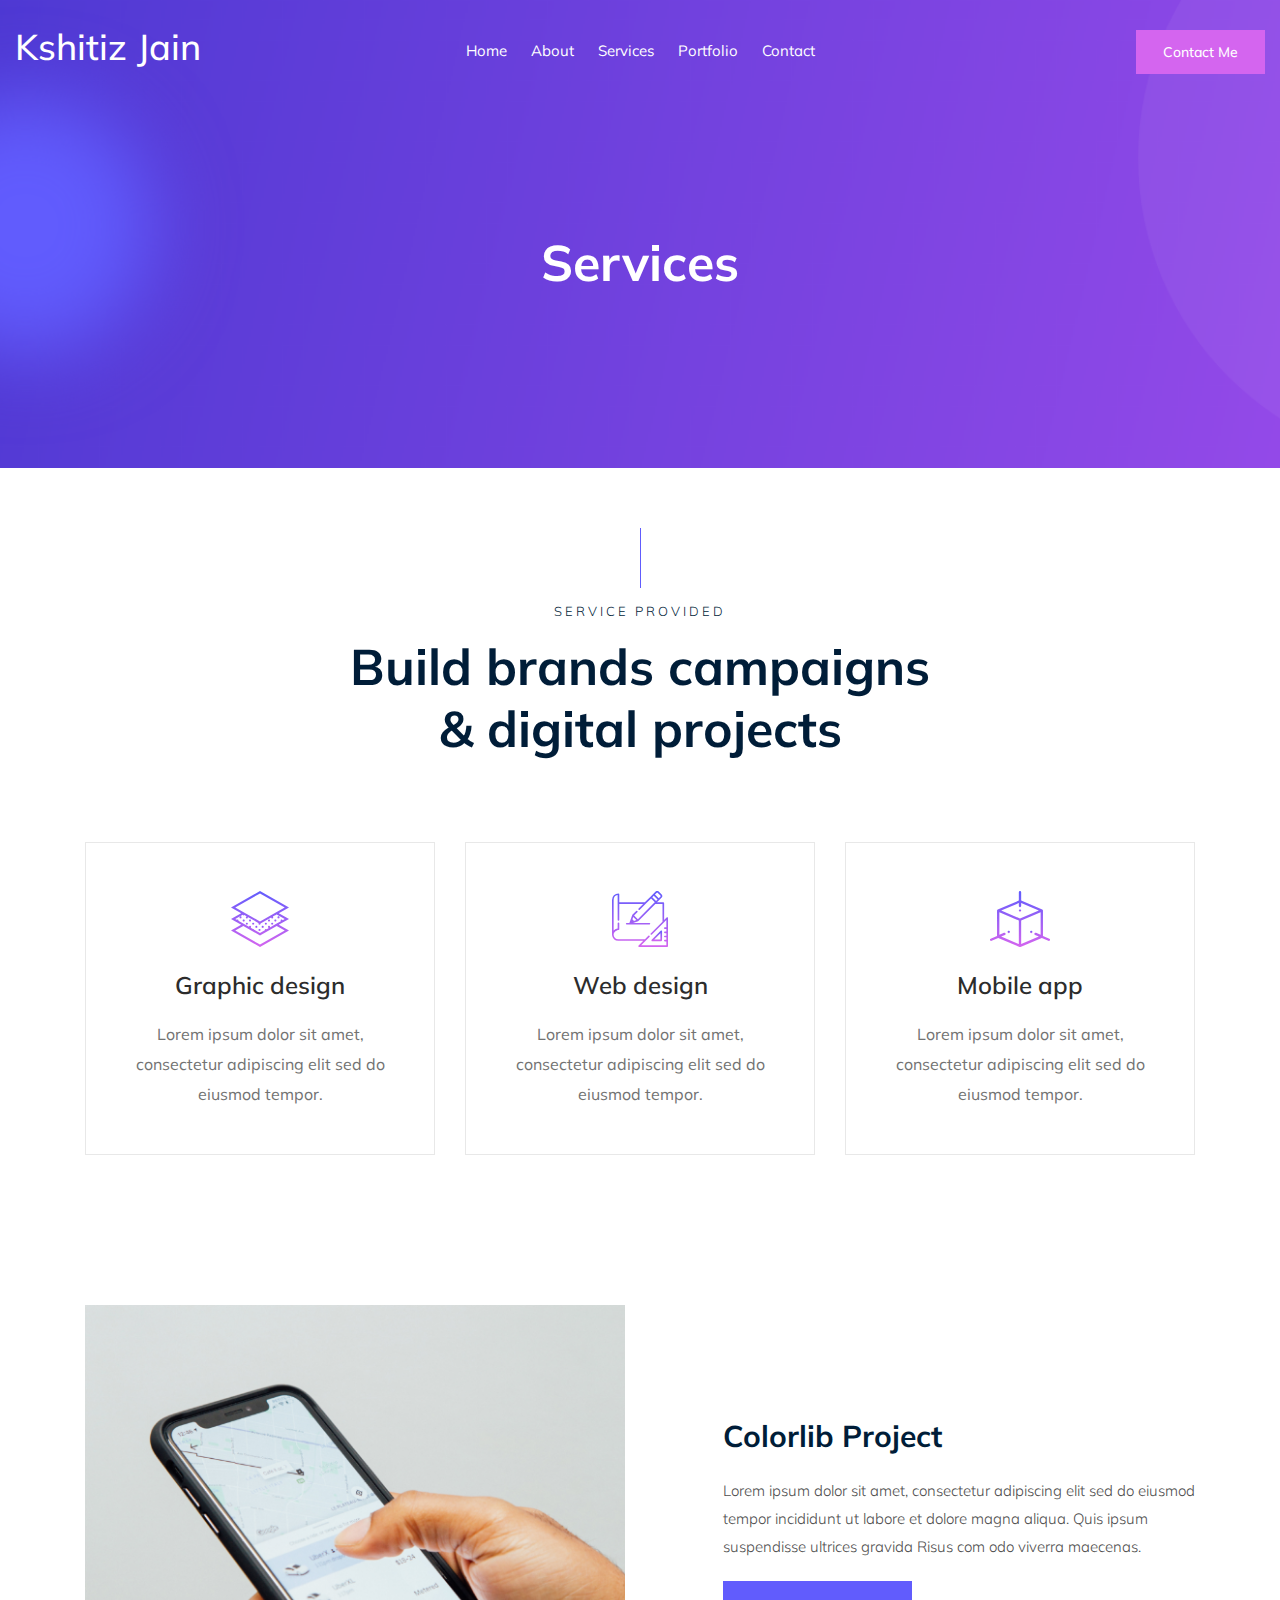
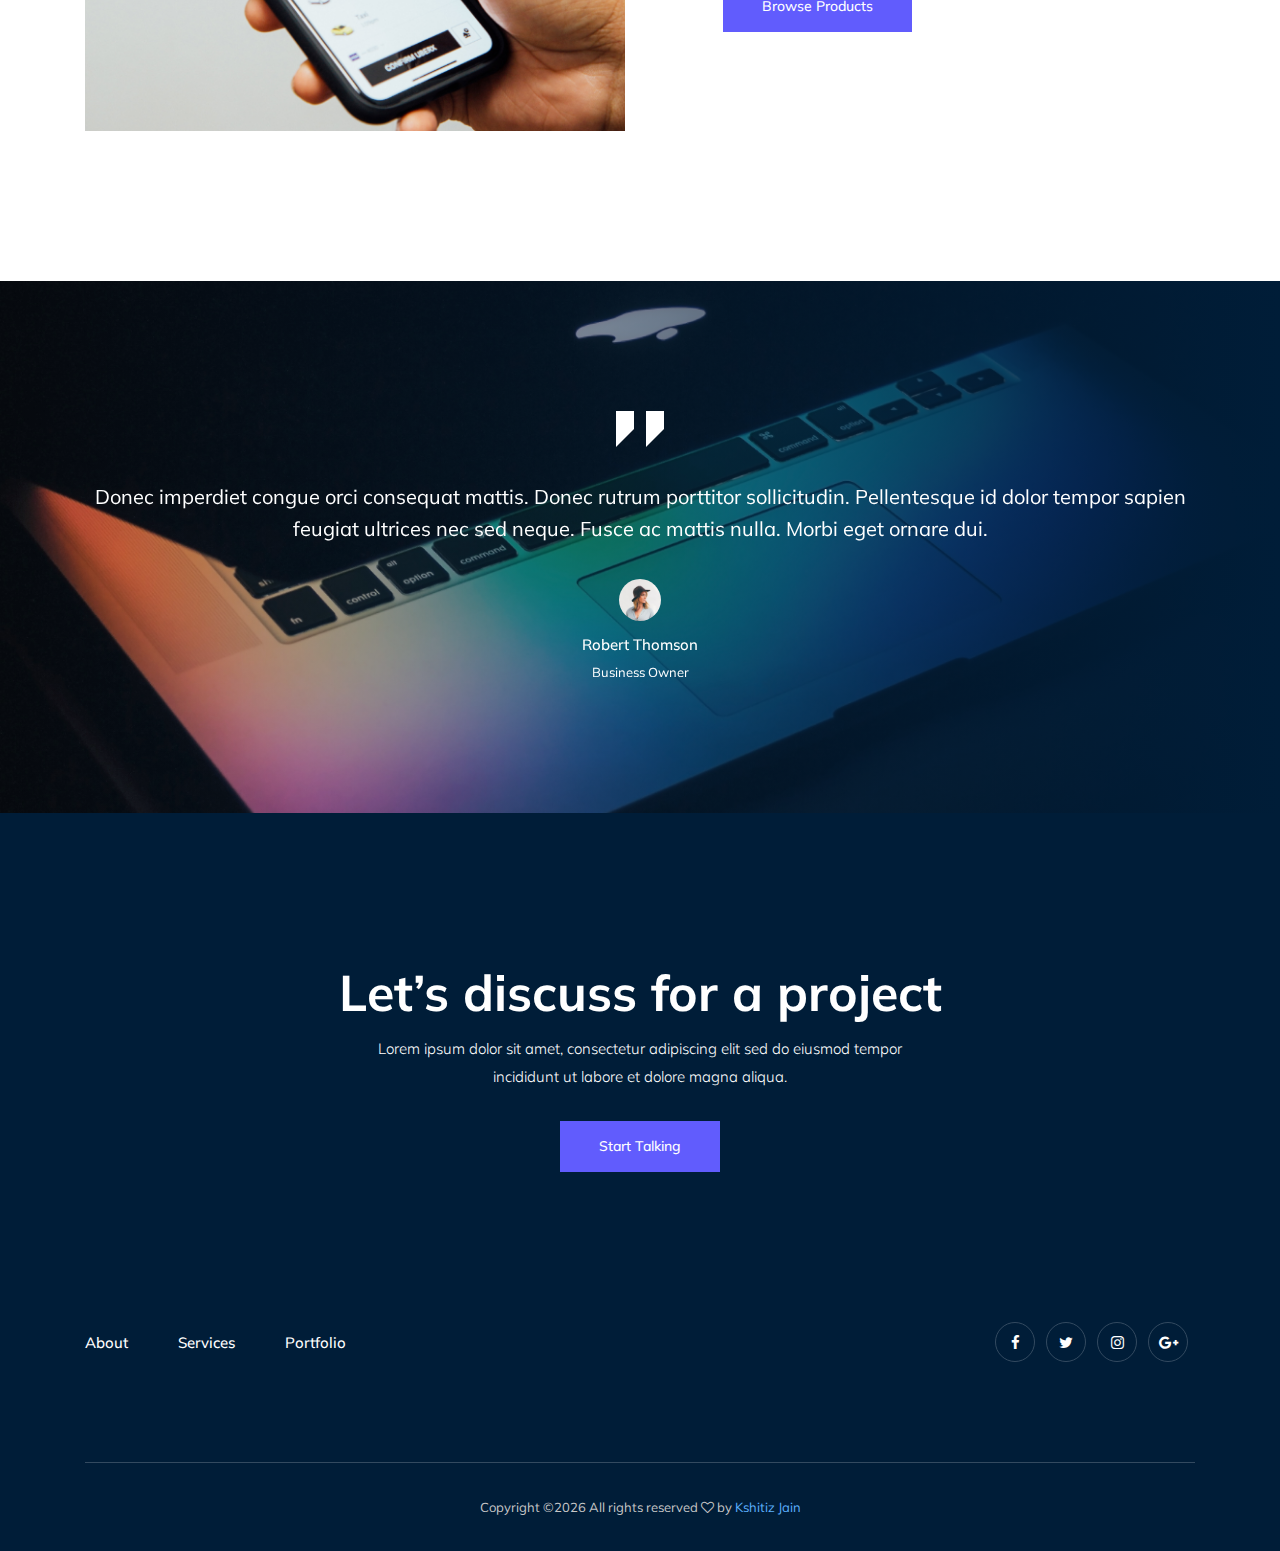
<file: services.html>
<!doctype html>
<html class="no-js" lang="zxx">

<head>
    <meta charset="utf-8">
    <meta http-equiv="x-ua-compatible" content="ie=edge">
    <title>Melan</title>
    <meta name="description" content="">
    <meta name="viewport" content="width=device-width, initial-scale=1">

    <!-- <link rel="manifest" href="site.webmanifest"> -->
    <!-- Place favicon.ico in the root directory -->

    <!-- CSS here -->
    <link rel="stylesheet" href="css/bootstrap.min.css">
    <link rel="stylesheet" href="css/owl.carousel.min.css">
    <link rel="stylesheet" href="css/magnific-popup.css">
    <link rel="stylesheet" href="css/font-awesome.min.css">
    <link rel="stylesheet" href="css/themify-icons.css">
    <link rel="stylesheet" href="css/nice-select.css">
    <link rel="stylesheet" href="css/flaticon.css">
    <link rel="stylesheet" href="css/gijgo.css">
    <link rel="stylesheet" href="css/animate.min.css">
    <link rel="stylesheet" href="css/slick.css">
    <link rel="stylesheet" href="css/slicknav.css">
    <link rel="stylesheet" href="css/style.css">
    <!-- <link rel="stylesheet" href="css/responsive.css"> -->
</head>

<body>
    <!--[if lte IE 9]>
            <p class="browserupgrade">You are using an <strong>outdated</strong> browser. Please <a href="https://browsehappy.com/">upgrade your browser</a> to improve your experience and security.</p>
        <![endif]-->

    <!-- header-start -->
   <header>
        <div class="header-area ">
            <div id="sticky-header" class="main-header-area">
                <div class="container-fluid">
                    <div class="row align-items-center">
                        <div class="col-xl-3 col-lg-2">
                            <div class="logo">
                                <a href="index.html">
                                 <h1 class="text-white">Kshitiz Jain</h1>
                                </a>
                            </div>
                        </div>
                        <div class="col-xl-6 col-lg-7">
                            <div class="main-menu  d-none d-lg-block">
                                <nav>
                                    <ul id="navigation">
                                        <li><a href="index.html">home</a></li>
                                        <li><a href="about.html">About</a></li>
                                        <li><a class="active" href="services.html">Services</a></li>
                                      
                                       <li><a href="portfolio.html">Portfolio</a></li>
                                        <li><a href="contact.html">Contact</a></li>
                                    </ul>
                                </nav>
                            </div>
                        </div>
                        <div class="col-xl-3 col-lg-3 d-none d-lg-block">
                            <div class="Appointment">
                                <div class="book_btn d-none d-lg-block">
                                    <a  href="#">Contact Me</a>
                                </div>
                            </div>
                        </div>
                        <div class="col-12">
                            <div class="mobile_menu d-block d-lg-none"></div>
                        </div>
                    </div>

                </div>
            </div>
        </div>
    </header>
    <!-- header-end -->

    <!-- bradcam_area  -->
    <div class="bradcam_area bradcam_bg_1">
        <div class="container">
            <div class="row">
                <div class="col-xl-12">
                    <div class="bradcam_text text-center">
                        <h3>Services</h3>
                    </div>
                </div>
            </div>
        </div>
    </div>
    <!-- /bradcam_area  -->
    <!-- service_area  -->
    <div class="service_area">
        <div class="container">
            <div class="row">
                <div class="col-xl-12">
                    <div class="section_title text-center mb-65">
                        <span>Service Provided</span>
                        <h3>Build brands campaigns  <br>
                                & digital projects</h3>
                    </div>
                </div>
            </div>
            <div class="row">
                <div class="col-xl-4 col-md-4">
                    <div class="single_service text-center">
                        <div class="icon">
                            <img src="img/svg_icon/1.svg" alt="">
                        </div>
                        <h3>Graphic design</h3>
                        <p>Lorem ipsum dolor sit amet, consectetur adipiscing elit sed do eiusmod tempor.</p>
                    </div>
                </div>
                <div class="col-xl-4 col-md-4">
                    <div class="single_service text-center">
                        <div class="icon">
                            <img src="img/svg_icon/2.svg" alt="">
                        </div>
                        <h3>Web design</h3>
                        <p>Lorem ipsum dolor sit amet, consectetur adipiscing elit sed do eiusmod tempor.</p>
                    </div>
                </div>
                <div class="col-xl-4 col-md-4">
                    <div class="single_service text-center">
                        <div class="icon">
                            <img src="img/svg_icon/3.svg" alt="">
                        </div>
                        <h3>Mobile app</h3>
                        <p>Lorem ipsum dolor sit amet, consectetur adipiscing elit sed do eiusmod tempor.</p>
                    </div>
                </div>
            </div>
        </div>
    </div>
    <!--/ service_area  -->

    <div class="project_area">
        <div class="container">
            <div class="row align-items-center">
                <div class="col-xl-6">
                    <div class="projects_thumb">
                        <img src="img/about/projects.png" alt="">
                    </div>
                </div>
                <div class="col-xl-6">
                    <div class="projects_info">
                        <h3>Colorlib Project</h3>
                        <p>Lorem ipsum dolor sit amet, consectetur adipiscing elit sed do eiusmod tempor incididunt ut labore et dolore magna aliqua. Quis ipsum suspendisse ultrices gravida Risus com odo viverra maecenas.</p>
                        <a href="#" class="boxed-btn3">Browse Products</a>
                    </div>
                </div>
            </div>
        </div>
    </div>

    <!-- testimonial_area  -->
    <div class="testimonial_area ">
            <div class="container">
                <div class="row">
                    <div class="col-xl-12">
                        <div class="testmonial_active owl-carousel">
                            <div class="single_carousel">
                                    <div class="single_testmonial text-center">
                                            <div class="quote">
                                                <img src="img/testmonial/quote.svg" alt="">
                                            </div>
                                            <p>Donec imperdiet congue orci consequat mattis. Donec rutrum porttitor <br> 
                                                    sollicitudin. Pellentesque id dolor tempor sapien feugiat ultrices nec sed neque.  <br>
                                                    Fusce ac mattis nulla. Morbi eget ornare dui. </p>
                                            <div class="testmonial_author">
                                                <div class="thumb">
                                                        <img src="img/testmonial/thumb.png" alt="">
                                                </div>
                                                <h3>Robert Thomson</h3>
                                                <span>Business Owner</span>
                                            </div>
                                        </div>
                            </div>
                            <div class="single_carousel">
                                    <div class="single_testmonial text-center">
                                            <div class="quote">
                                                <img src="img/testmonial/quote.svg" alt="">
                                            </div>
                                            <p>Donec imperdiet congue orci consequat mattis. Donec rutrum porttitor <br> 
                                                    sollicitudin. Pellentesque id dolor tempor sapien feugiat ultrices nec sed neque.  <br>
                                                    Fusce ac mattis nulla. Morbi eget ornare dui. </p>
                                            <div class="testmonial_author">
                                                <div class="thumb">
                                                        <img src="img/testmonial/thumb.png" alt="">
                                                </div>
                                                <h3>Robert Thomson</h3>
                                                <span>Business Owner</span>
                                            </div>
                                        </div>
                            </div>
                            <div class="single_carousel">
                                    <div class="single_testmonial text-center">
                                            <div class="quote">
                                                <img src="img/testmonial/quote.svg" alt="">
                                            </div>
                                            <p>Donec imperdiet congue orci consequat mattis. Donec rutrum porttitor <br> 
                                                    sollicitudin. Pellentesque id dolor tempor sapien feugiat ultrices nec sed neque.  <br>
                                                    Fusce ac mattis nulla. Morbi eget ornare dui. </p>
                                            <div class="testmonial_author">
                                                <div class="thumb">
                                                        <img src="img/testmonial/thumb.png" alt="">
                                                </div>
                                                <h3>Robert Thomson</h3>
                                                <span>Business Owner</span>
                                            </div>
                                        </div>
                            </div>
                        </div>
                    </div>
                </div>
            </div>
        </div>
        <!-- /testimonial_area  -->
    
    <div class="discuss_projects">
        <div class="container">
            <div class="row">
                <div class="col-xl-12">
                    <div class="project_text text-center">
                        <h3>Let’s discuss for a project</h3>
                        <p>Lorem ipsum dolor sit amet, consectetur adipiscing elit sed do eiusmod tempor <br> incididunt ut labore et dolore magna aliqua.</p>
                        <a class="boxed-btn3" href="#">Start Talking</a>
                    </div>
                </div>
            </div>
        </div>
    </div>

    <!-- footer start -->
    <footer class="footer">
        <div class="footer_top">
            <div class="container">
                <div class="row align-items-center">
                    <div class="col-xl-6 col-md-6">
                        <div class="menu_links">
                            <ul>
                                <li><a href="#">About</a></li>
                                <li><a href="#">Services</a></li>
                                <li><a href="#">Portfolio</a></li>
                            </ul>
                        </div>
                    </div>
                    <div class="col-xl-6 col-md-6">
                        <div class="socail_links">
                            <ul>
                                <li><a href="#"> <i class="fa fa-facebook"></i> </a></li>
                                <li><a href="#"> <i class="fa fa-twitter"></i> </a></li>
                                <li><a href="#"> <i class="fa fa-instagram"></i> </a></li>
                                <li><a href="#"> <i class="fa fa-google-plus"></i> </a></li>
                            </ul>
                        </div>
                    </div>
                </div>
            </div>
        </div>
        <div class="copy-right_text">
            <div class="container">
                <div class="footer_border"></div>
                <div class="row">
                    <div class="col-xl-12">
                        <p class="copy_right text-center">
                            <!-- Link back to Colorlib can't be removed. Template is licensed under CC BY 3.0. -->
Copyright &copy;<script>document.write(new Date().getFullYear());</script> All rights reserved <i class="fa fa-heart-o" aria-hidden="true"></i> by <a href="https://colorlib.com" target="_blank">Kshitiz Jain</a>
<!-- Link back to Colorlib can't be removed. Template is licensed under CC BY 3.0. -->
                        </p>
                    </div>
                </div>
            </div>
        </div>
    </footer>
    <!--/ footer end  -->

    <!-- JS here -->
    <script src="js/vendor/modernizr-3.5.0.min.js"></script>
    <script src="js/vendor/jquery-1.12.4.min.js"></script>
    <script src="js/popper.min.js"></script>
    <script src="js/bootstrap.min.js"></script>
    <script src="js/owl.carousel.min.js"></script>
    <script src="js/isotope.pkgd.min.js"></script>
    <script src="js/ajax-form.js"></script>
    <script src="js/waypoints.min.js"></script>
    <script src="js/jquery.counterup.min.js"></script>
    <script src="js/imagesloaded.pkgd.min.js"></script>
    <script src="js/scrollIt.js"></script>
    <script src="js/jquery.scrollUp.min.js"></script>
    <script src="js/wow.min.js"></script>
    <script src="js/nice-select.min.js"></script>
    <script src="js/jquery.slicknav.min.js"></script>
    <script src="js/jquery.magnific-popup.min.js"></script>
    <script src="js/plugins.js"></script>
    <script src="js/gijgo.min.js"></script>

    <!--contact js-->
    <script src="js/contact.js"></script>
    <script src="js/jquery.ajaxchimp.min.js"></script>
    <script src="js/jquery.form.js"></script>
    <script src="js/jquery.validate.min.js"></script>
    <script src="js/mail-script.js"></script>

    <script src="js/main.js"></script>
</body>

</html>
</file>
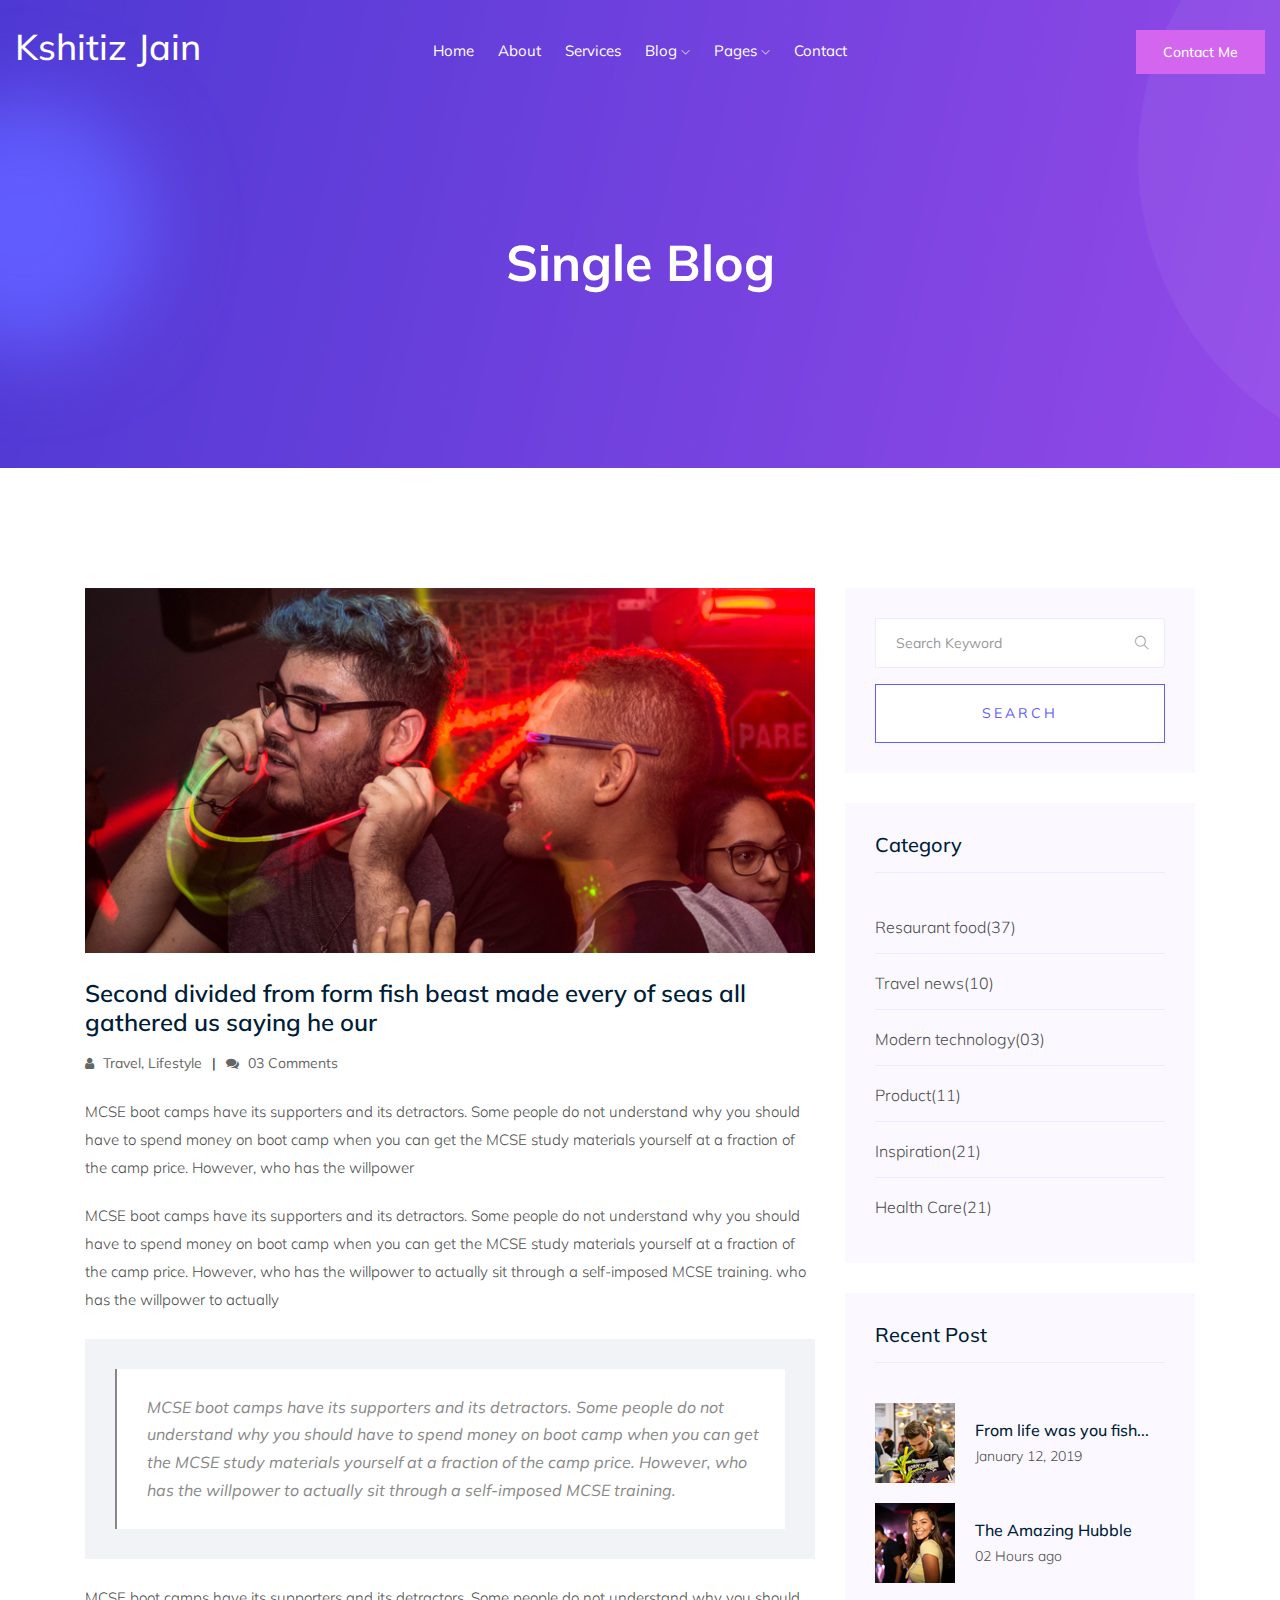
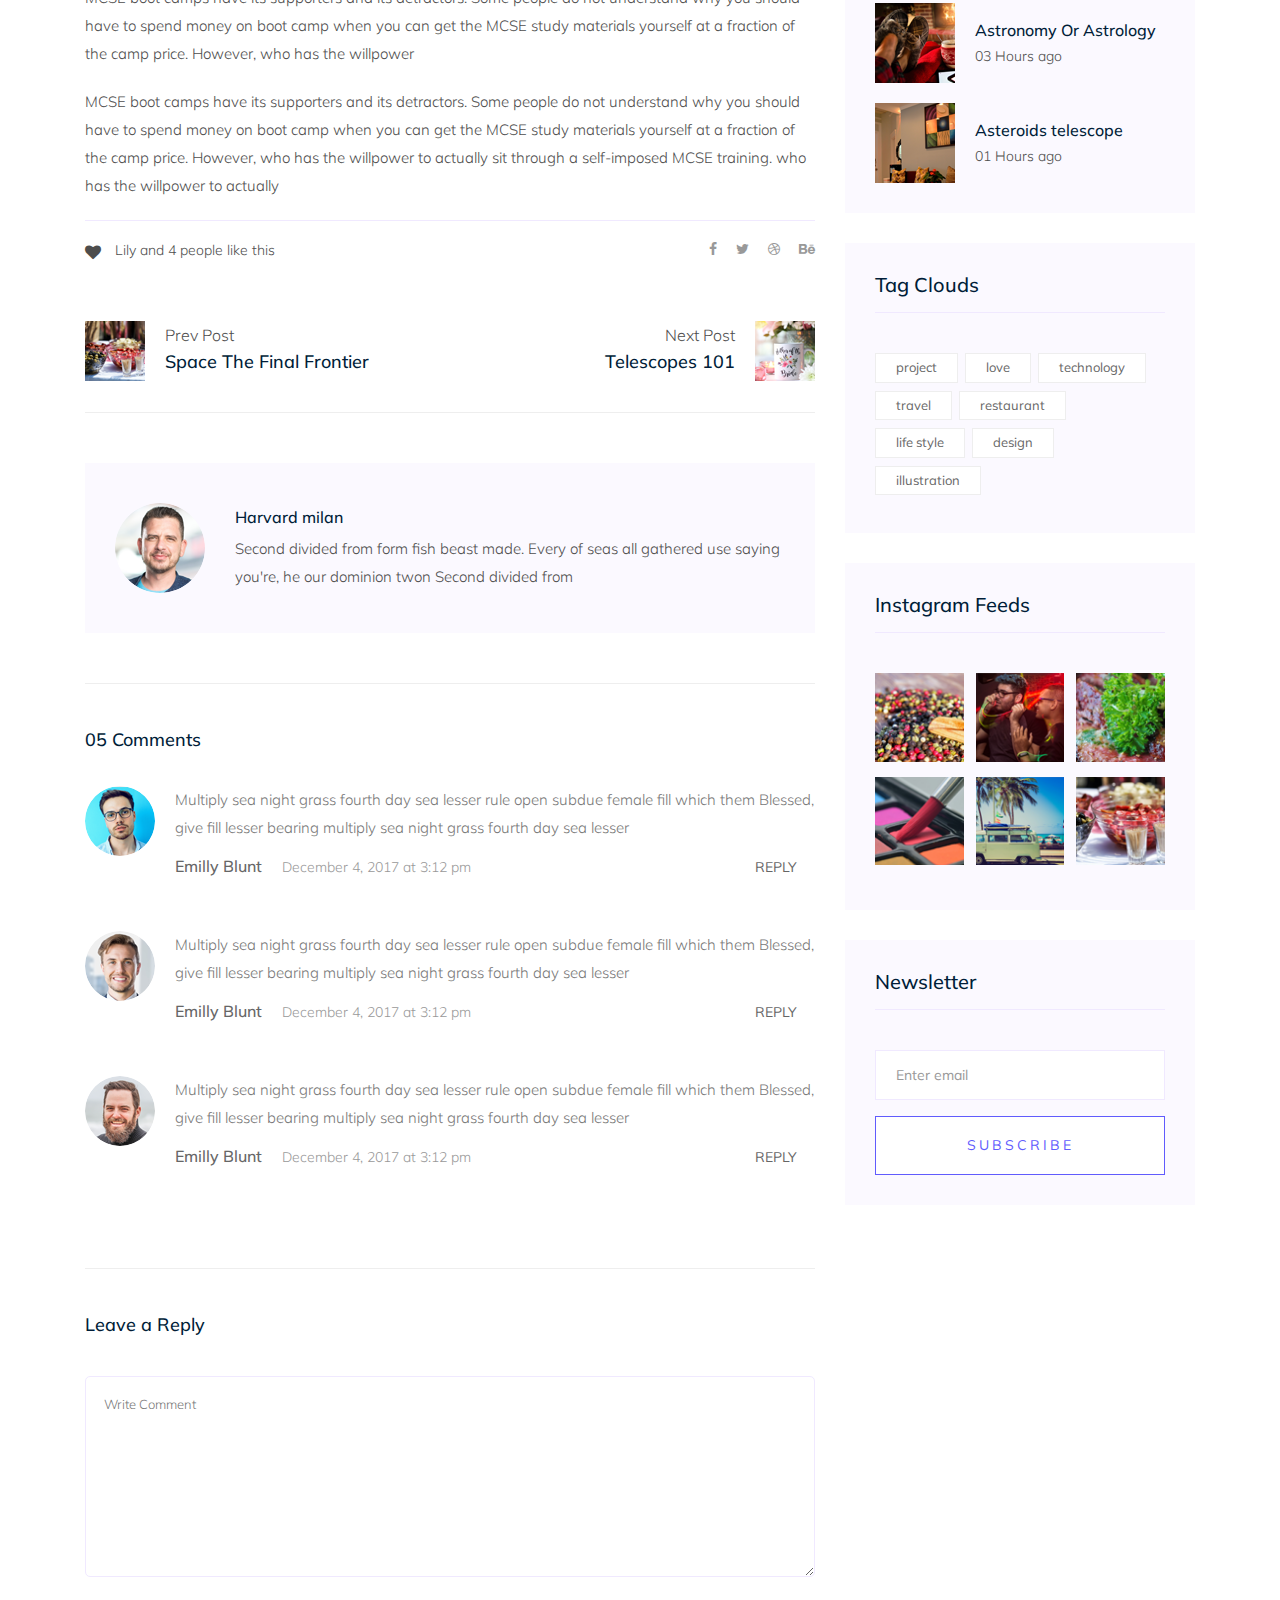
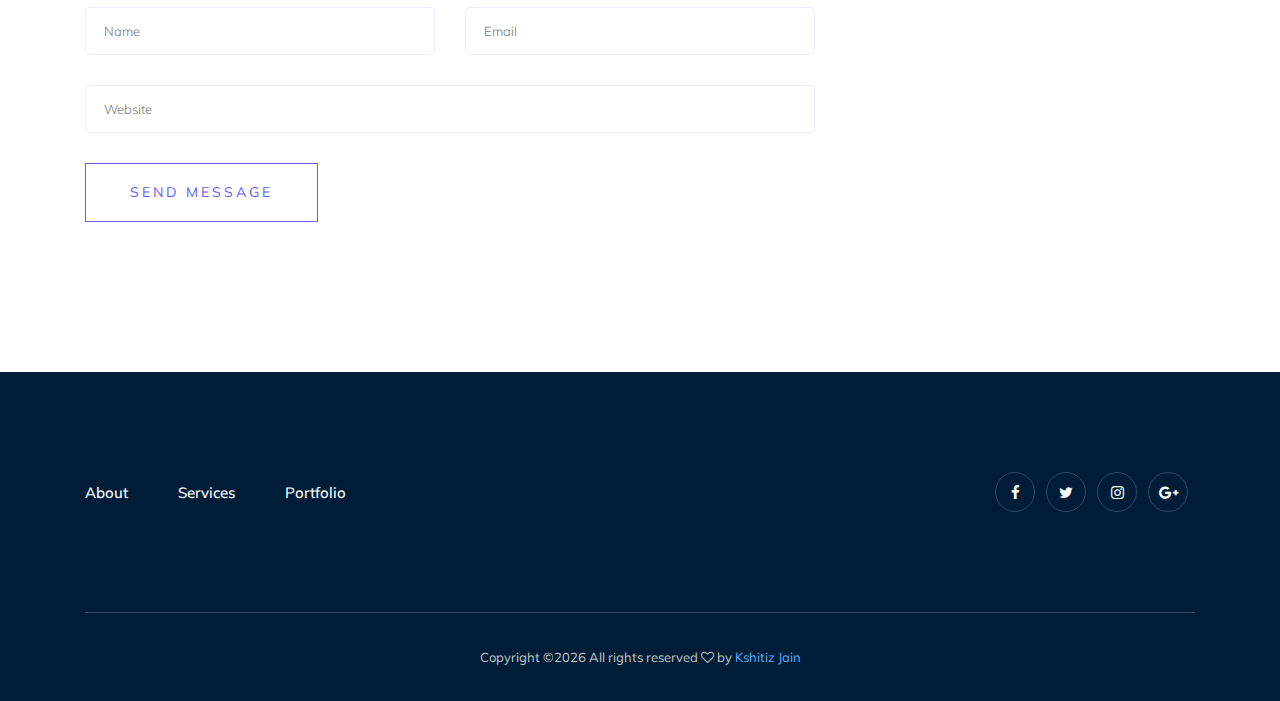
<file: single-blog.html>
<!doctype html>
<html class="no-js" lang="zxx">

<head>
   <meta charset="utf-8">
   <meta http-equiv="x-ua-compatible" content="ie=edge">
   <title>Melan</title>
   <meta name="description" content="">
   <meta name="viewport" content="width=device-width, initial-scale=1">

   <!-- <link rel="manifest" href="site.webmanifest"> -->
   <!-- Place favicon.ico in the root directory -->

   <!-- CSS here -->
   <link rel="stylesheet" href="css/bootstrap.min.css">
   <link rel="stylesheet" href="css/owl.carousel.min.css">
   <link rel="stylesheet" href="css/magnific-popup.css">
   <link rel="stylesheet" href="css/font-awesome.min.css">
   <link rel="stylesheet" href="css/themify-icons.css">
   <link rel="stylesheet" href="css/nice-select.css">
   <link rel="stylesheet" href="css/flaticon.css">
   <link rel="stylesheet" href="css/gijgo.css">
   <link rel="stylesheet" href="css/animate.min.css">
   <link rel="stylesheet" href="css/slicknav.css">
   <link rel="stylesheet" href="css/style.css">
   <!-- <link rel="stylesheet" href="css/responsive.css"> -->
</head>

<body>
   <!--[if lte IE 9]>
            <p class="browserupgrade">You are using an <strong>outdated</strong> browser. Please <a href="https://browsehappy.com/">upgrade your browser</a> to improve your experience and security.</p>
        <![endif]-->
    <!-- header-start -->
    <header>
         <div class="header-area ">
             <div id="sticky-header" class="main-header-area">
                 <div class="container-fluid">
                     <div class="row align-items-center">
                         <div class="col-xl-3 col-lg-2">
                             <div class="logo">
                                 <a href="index.html">
  <h1 class="text-white">Kshitiz Jain</h1>
                                 </a>
                             </div>
                         </div>
                         <div class="col-xl-6 col-lg-7">
                             <div class="main-menu  d-none d-lg-block">
                                 <nav>
                                     <ul id="navigation">
                                         <li><a class="active" href="index.html">home</a></li>
                                         <li><a href="about.html">About</a></li>
                                         <li><a href="services.html">Services</a></li>
                                         <li><a href="#">blog <i class="ti-angle-down"></i></a>
                                             <ul class="submenu">
                                                 <li><a href="blog.html">blog</a></li>
                                                 <li><a href="single-blog.html">single-blog</a></li>
                                             </ul>
                                         </li>
                                         <li><a href="#">pages <i class="ti-angle-down"></i></a>
                                             <ul class="submenu">
                                                  <li><a href="elements.html">elements</a></li>
                                             </ul>
                                         </li>
                                         <li><a href="contact.html">Contact</a></li>
                                     </ul>
                                 </nav>
                             </div>
                         </div>
                         <div class="col-xl-3 col-lg-3 d-none d-lg-block">
                             <div class="Appointment">
                                 <div class="book_btn d-none d-lg-block">
                                     <a  href="#">Contact Me</a>
                                 </div>
                             </div>
                         </div>
                         <div class="col-12">
                             <div class="mobile_menu d-block d-lg-none"></div>
                         </div>
                     </div>
 
                 </div>
             </div>
         </div>
     </header>
     <!-- header-end -->
 
     <!-- bradcam_area  -->
     <div class="bradcam_area bradcam_bg_1">
         <div class="container">
             <div class="row">
                 <div class="col-xl-12">
                     <div class="bradcam_text text-center">
                         <h3>Single Blog</h3>
                     </div>
                 </div>
             </div>
         </div>
     </div>
     <!-- /bradcam_area  -->

   <!--================Blog Area =================-->
   <section class="blog_area single-post-area section-padding">
      <div class="container">
         <div class="row">
            <div class="col-lg-8 posts-list">
               <div class="single-post">
                  <div class="feature-img">
                     <img class="img-fluid" src="img/blog/single_blog_1.png" alt="">
                  </div>
                  <div class="blog_details">
                     <h2>Second divided from form fish beast made every of seas
                        all gathered us saying he our
                     </h2>
                     <ul class="blog-info-link mt-3 mb-4">
                        <li><a href="#"><i class="fa fa-user"></i> Travel, Lifestyle</a></li>
                        <li><a href="#"><i class="fa fa-comments"></i> 03 Comments</a></li>
                     </ul>
                     <p class="excert">
                        MCSE boot camps have its supporters and its detractors. Some people do not understand why you
                        should have to spend money on boot camp when you can get the MCSE study materials yourself at a
                        fraction of the camp price. However, who has the willpower
                     </p>
                     <p>
                        MCSE boot camps have its supporters and its detractors. Some people do not understand why you
                        should have to spend money on boot camp when you can get the MCSE study materials yourself at a
                        fraction of the camp price. However, who has the willpower to actually sit through a
                        self-imposed MCSE training. who has the willpower to actually
                     </p>
                     <div class="quote-wrapper">
                        <div class="quotes">
                           MCSE boot camps have its supporters and its detractors. Some people do not understand why you
                           should have to spend money on boot camp when you can get the MCSE study materials yourself at
                           a fraction of the camp price. However, who has the willpower to actually sit through a
                           self-imposed MCSE training.
                        </div>
                     </div>
                     <p>
                        MCSE boot camps have its supporters and its detractors. Some people do not understand why you
                        should have to spend money on boot camp when you can get the MCSE study materials yourself at a
                        fraction of the camp price. However, who has the willpower
                     </p>
                     <p>
                        MCSE boot camps have its supporters and its detractors. Some people do not understand why you
                        should have to spend money on boot camp when you can get the MCSE study materials yourself at a
                        fraction of the camp price. However, who has the willpower to actually sit through a
                        self-imposed MCSE training. who has the willpower to actually
                     </p>
                  </div>
               </div>
               <div class="navigation-top">
                  <div class="d-sm-flex justify-content-between text-center">
                     <p class="like-info"><span class="align-middle"><i class="fa fa-heart"></i></span> Lily and 4
                        people like this</p>
                     <div class="col-sm-4 text-center my-2 my-sm-0">
                        <!-- <p class="comment-count"><span class="align-middle"><i class="fa fa-comment"></i></span> 06 Comments</p> -->
                     </div>
                     <ul class="social-icons">
                        <li><a href="#"><i class="fa fa-facebook-f"></i></a></li>
                        <li><a href="#"><i class="fa fa-twitter"></i></a></li>
                        <li><a href="#"><i class="fa fa-dribbble"></i></a></li>
                        <li><a href="#"><i class="fa fa-behance"></i></a></li>
                     </ul>
                  </div>
                  <div class="navigation-area">
                     <div class="row">
                        <div
                           class="col-lg-6 col-md-6 col-12 nav-left flex-row d-flex justify-content-start align-items-center">
                           <div class="thumb">
                              <a href="#">
                                 <img class="img-fluid" src="img/post/preview.png" alt="">
                              </a>
                           </div>
                           <div class="arrow">
                              <a href="#">
                                 <span class="lnr text-white ti-arrow-left"></span>
                              </a>
                           </div>
                           <div class="detials">
                              <p>Prev Post</p>
                              <a href="#">
                                 <h4>Space The Final Frontier</h4>
                              </a>
                           </div>
                        </div>
                        <div
                           class="col-lg-6 col-md-6 col-12 nav-right flex-row d-flex justify-content-end align-items-center">
                           <div class="detials">
                              <p>Next Post</p>
                              <a href="#">
                                 <h4>Telescopes 101</h4>
                              </a>
                           </div>
                           <div class="arrow">
                              <a href="#">
                                 <span class="lnr text-white ti-arrow-right"></span>
                              </a>
                           </div>
                           <div class="thumb">
                              <a href="#">
                                 <img class="img-fluid" src="img/post/next.png" alt="">
                              </a>
                           </div>
                        </div>
                     </div>
                  </div>
               </div>
               <div class="blog-author">
                  <div class="media align-items-center">
                     <img src="img/blog/author.png" alt="">
                     <div class="media-body">
                        <a href="#">
                           <h4>Harvard milan</h4>
                        </a>
                        <p>Second divided from form fish beast made. Every of seas all gathered use saying you're, he
                           our dominion twon Second divided from</p>
                     </div>
                  </div>
               </div>
               <div class="comments-area">
                  <h4>05 Comments</h4>
                  <div class="comment-list">
                     <div class="single-comment justify-content-between d-flex">
                        <div class="user justify-content-between d-flex">
                           <div class="thumb">
                              <img src="img/comment/comment_1.png" alt="">
                           </div>
                           <div class="desc">
                              <p class="comment">
                                 Multiply sea night grass fourth day sea lesser rule open subdue female fill which them
                                 Blessed, give fill lesser bearing multiply sea night grass fourth day sea lesser
                              </p>
                              <div class="d-flex justify-content-between">
                                 <div class="d-flex align-items-center">
                                    <h5>
                                       <a href="#">Emilly Blunt</a>
                                    </h5>
                                    <p class="date">December 4, 2017 at 3:12 pm </p>
                                 </div>
                                 <div class="reply-btn">
                                    <a href="#" class="btn-reply text-uppercase">reply</a>
                                 </div>
                              </div>
                           </div>
                        </div>
                     </div>
                  </div>
                  <div class="comment-list">
                     <div class="single-comment justify-content-between d-flex">
                        <div class="user justify-content-between d-flex">
                           <div class="thumb">
                              <img src="img/comment/comment_2.png" alt="">
                           </div>
                           <div class="desc">
                              <p class="comment">
                                 Multiply sea night grass fourth day sea lesser rule open subdue female fill which them
                                 Blessed, give fill lesser bearing multiply sea night grass fourth day sea lesser
                              </p>
                              <div class="d-flex justify-content-between">
                                 <div class="d-flex align-items-center">
                                    <h5>
                                       <a href="#">Emilly Blunt</a>
                                    </h5>
                                    <p class="date">December 4, 2017 at 3:12 pm </p>
                                 </div>
                                 <div class="reply-btn">
                                    <a href="#" class="btn-reply text-uppercase">reply</a>
                                 </div>
                              </div>
                           </div>
                        </div>
                     </div>
                  </div>
                  <div class="comment-list">
                     <div class="single-comment justify-content-between d-flex">
                        <div class="user justify-content-between d-flex">
                           <div class="thumb">
                              <img src="img/comment/comment_3.png" alt="">
                           </div>
                           <div class="desc">
                              <p class="comment">
                                 Multiply sea night grass fourth day sea lesser rule open subdue female fill which them
                                 Blessed, give fill lesser bearing multiply sea night grass fourth day sea lesser
                              </p>
                              <div class="d-flex justify-content-between">
                                 <div class="d-flex align-items-center">
                                    <h5>
                                       <a href="#">Emilly Blunt</a>
                                    </h5>
                                    <p class="date">December 4, 2017 at 3:12 pm </p>
                                 </div>
                                 <div class="reply-btn">
                                    <a href="#" class="btn-reply text-uppercase">reply</a>
                                 </div>
                              </div>
                           </div>
                        </div>
                     </div>
                  </div>
               </div>
               <div class="comment-form">
                  <h4>Leave a Reply</h4>
                  <form class="form-contact comment_form" action="#" id="commentForm">
                     <div class="row">
                        <div class="col-12">
                           <div class="form-group">
                              <textarea class="form-control w-100" name="comment" id="comment" cols="30" rows="9"
                                 placeholder="Write Comment"></textarea>
                           </div>
                        </div>
                        <div class="col-sm-6">
                           <div class="form-group">
                              <input class="form-control" name="name" id="name" type="text" placeholder="Name">
                           </div>
                        </div>
                        <div class="col-sm-6">
                           <div class="form-group">
                              <input class="form-control" name="email" id="email" type="email" placeholder="Email">
                           </div>
                        </div>
                        <div class="col-12">
                           <div class="form-group">
                              <input class="form-control" name="website" id="website" type="text" placeholder="Website">
                           </div>
                        </div>
                     </div>
                     <div class="form-group">
                        <button type="submit" class="button button-contactForm btn_1 boxed-btn">Send Message</button>
                     </div>
                  </form>
               </div>
            </div>
            <div class="col-lg-4">
               <div class="blog_right_sidebar">
                  <aside class="single_sidebar_widget search_widget">
                     <form action="#">
                        <div class="form-group">
                           <div class="input-group mb-3">
                              <input type="text" class="form-control" placeholder='Search Keyword'
                                 onfocus="this.placeholder = ''" onblur="this.placeholder = 'Search Keyword'">
                              <div class="input-group-append">
                                 <button class="btn" type="button"><i class="ti-search"></i></button>
                              </div>
                           </div>
                        </div>
                        <button class="button rounded-0 primary-bg text-white w-100 btn_1 boxed-btn"
                           type="submit">Search</button>
                     </form>
                  </aside>
                  <aside class="single_sidebar_widget post_category_widget">
                     <h4 class="widget_title">Category</h4>
                     <ul class="list cat-list">
                        <li>
                           <a href="#" class="d-flex">
                              <p>Resaurant food</p>
                              <p>(37)</p>
                           </a>
                        </li>
                        <li>
                           <a href="#" class="d-flex">
                              <p>Travel news</p>
                              <p>(10)</p>
                           </a>
                        </li>
                        <li>
                           <a href="#" class="d-flex">
                              <p>Modern technology</p>
                              <p>(03)</p>
                           </a>
                        </li>
                        <li>
                           <a href="#" class="d-flex">
                              <p>Product</p>
                              <p>(11)</p>
                           </a>
                        </li>
                        <li>
                           <a href="#" class="d-flex">
                              <p>Inspiration</p>
                              <p>(21)</p>
                           </a>
                        </li>
                        <li>
                           <a href="#" class="d-flex">
                              <p>Health Care</p>
                              <p>(21)</p>
                           </a>
                        </li>
                     </ul>
                  </aside>
                  <aside class="single_sidebar_widget popular_post_widget">
                     <h3 class="widget_title">Recent Post</h3>
                     <div class="media post_item">
                        <img src="img/post/post_1.png" alt="post">
                        <div class="media-body">
                           <a href="single-blog.html">
                              <h3>From life was you fish...</h3>
                           </a>
                           <p>January 12, 2019</p>
                        </div>
                     </div>
                     <div class="media post_item">
                        <img src="img/post/post_2.png" alt="post">
                        <div class="media-body">
                           <a href="single-blog.html">
                              <h3>The Amazing Hubble</h3>
                           </a>
                           <p>02 Hours ago</p>
                        </div>
                     </div>
                     <div class="media post_item">
                        <img src="img/post/post_3.png" alt="post">
                        <div class="media-body">
                           <a href="single-blog.html">
                              <h3>Astronomy Or Astrology</h3>
                           </a>
                           <p>03 Hours ago</p>
                        </div>
                     </div>
                     <div class="media post_item">
                        <img src="img/post/post_4.png" alt="post">
                        <div class="media-body">
                           <a href="single-blog.html">
                              <h3>Asteroids telescope</h3>
                           </a>
                           <p>01 Hours ago</p>
                        </div>
                     </div>
                  </aside>
                  <aside class="single_sidebar_widget tag_cloud_widget">
                     <h4 class="widget_title">Tag Clouds</h4>
                     <ul class="list">
                        <li>
                           <a href="#">project</a>
                        </li>
                        <li>
                           <a href="#">love</a>
                        </li>
                        <li>
                           <a href="#">technology</a>
                        </li>
                        <li>
                           <a href="#">travel</a>
                        </li>
                        <li>
                           <a href="#">restaurant</a>
                        </li>
                        <li>
                           <a href="#">life style</a>
                        </li>
                        <li>
                           <a href="#">design</a>
                        </li>
                        <li>
                           <a href="#">illustration</a>
                        </li>
                     </ul>
                  </aside>
                  <aside class="single_sidebar_widget instagram_feeds">
                     <h4 class="widget_title">Instagram Feeds</h4>
                     <ul class="instagram_row flex-wrap">
                        <li>
                           <a href="#">
                              <img class="img-fluid" src="img/post/post_5.png" alt="">
                           </a>
                        </li>
                        <li>
                           <a href="#">
                              <img class="img-fluid" src="img/post/post_6.png" alt="">
                           </a>
                        </li>
                        <li>
                           <a href="#">
                              <img class="img-fluid" src="img/post/post_7.png" alt="">
                           </a>
                        </li>
                        <li>
                           <a href="#">
                              <img class="img-fluid" src="img/post/post_8.png" alt="">
                           </a>
                        </li>
                        <li>
                           <a href="#">
                              <img class="img-fluid" src="img/post/post_9.png" alt="">
                           </a>
                        </li>
                        <li>
                           <a href="#">
                              <img class="img-fluid" src="img/post/post_10.png" alt="">
                           </a>
                        </li>
                     </ul>
                  </aside>
                  <aside class="single_sidebar_widget newsletter_widget">
                     <h4 class="widget_title">Newsletter</h4>
                     <form action="#">
                        <div class="form-group">
                           <input type="email" class="form-control" onfocus="this.placeholder = ''"
                              onblur="this.placeholder = 'Enter email'" placeholder='Enter email' required>
                        </div>
                        <button class="button rounded-0 primary-bg text-white w-100 btn_1 boxed-btn"
                           type="submit">Subscribe</button>
                     </form>
                  </aside>
               </div>
            </div>
         </div>
      </div>
   </section>
   <!--================ Blog Area end =================-->

 
     <!-- footer start -->
     <footer class="footer">
         <div class="footer_top">
             <div class="container">
                 <div class="row align-items-center">
                     <div class="col-xl-6 col-md-6">
                         <div class="menu_links">
                             <ul>
                                 <li><a href="#">About</a></li>
                                 <li><a href="#">Services</a></li>
                                 <li><a href="#">Portfolio</a></li>
                             </ul>
                         </div>
                     </div>
                     <div class="col-xl-6 col-md-6">
                         <div class="socail_links">
                             <ul>
                                 <li><a href="#"> <i class="fa fa-facebook"></i> </a></li>
                                 <li><a href="#"> <i class="fa fa-twitter"></i> </a></li>
                                 <li><a href="#"> <i class="fa fa-instagram"></i> </a></li>
                                 <li><a href="#"> <i class="fa fa-google-plus"></i> </a></li>
                             </ul>
                         </div>
                     </div>
                 </div>
             </div>
         </div>
         <div class="copy-right_text">
             <div class="container">
                 <div class="footer_border"></div>
                 <div class="row">
                     <div class="col-xl-12">
                         <p class="copy_right text-center">
                             <!-- Link back to Colorlib can't be removed. Template is licensed under CC BY 3.0. -->
Copyright &copy;<script>document.write(new Date().getFullYear());</script> All rights reserved <i class="fa fa-heart-o" aria-hidden="true"></i> by <a href="https://colorlib.com" target="_blank">Kshitiz Jain</a>
<!-- Link back to Colorlib can't be removed. Template is licensed under CC BY 3.0. -->
                         </p>
                     </div>
                 </div>
             </div>
         </div>
     </footer>
     <!--/ footer end  -->


   <!-- JS here -->
   <script src="js/vendor/modernizr-3.5.0.min.js"></script>
   <script src="js/vendor/jquery-1.12.4.min.js"></script>
   <script src="js/popper.min.js"></script>
   <script src="js/bootstrap.min.js"></script>
   <script src="js/owl.carousel.min.js"></script>
   <script src="js/isotope.pkgd.min.js"></script>
   <script src="js/ajax-form.js"></script>
   <script src="js/waypoints.min.js"></script>
   <script src="js/jquery.counterup.min.js"></script>
   <script src="js/imagesloaded.pkgd.min.js"></script>
   <script src="js/scrollIt.js"></script>
   <script src="js/jquery.scrollUp.min.js"></script>
   <script src="js/wow.min.js"></script>
   <script src="js/nice-select.min.js"></script>
   <script src="js/jquery.slicknav.min.js"></script>
   <script src="js/jquery.magnific-popup.min.js"></script>
   <script src="js/plugins.js"></script>
   <script src="js/gijgo.min.js"></script>

   <!--contact js-->
   <script src="js/contact.js"></script>
   <script src="js/jquery.ajaxchimp.min.js"></script>
   <script src="js/jquery.form.js"></script>
   <script src="js/jquery.validate.min.js"></script>
   <script src="js/mail-script.js"></script>

   <script src="js/main.js"></script>
</body>

</html>
</file>
<file: css/themify-icons.css>
@font-face {
	font-family: 'themify';
	src:url('../fonts/themify.eot?-fvbane');
	src:url('../fonts/themify.eot?#iefix-fvbane') format('embedded-opentype'),
		url('../fonts/themify.woff?-fvbane') format('woff'),
		url('../fonts/themify.ttf?-fvbane') format('truetype'),
		url('../fonts/themify.svg?-fvbane#themify') format('svg');
	font-weight: normal;
	font-style: normal;
}

[class^="ti-"], [class*=" ti-"] {
	font-family: 'themify';
	/* speak: none; */
	font-style: normal;
	font-weight: normal;
	font-variant: normal;
	text-transform: none;
	line-height: 1;

	/* Better Font Rendering =========== */
	-webkit-font-smoothing: antialiased;
	-moz-osx-font-smoothing: grayscale;
}

.ti-wand:before {
	content: "\e600";
}
.ti-volume:before {
	content: "\e601";
}
.ti-user:before {
	content: "\e602";
}
.ti-unlock:before {
	content: "\e603";
}
.ti-unlink:before {
	content: "\e604";
}
.ti-trash:before {
	content: "\e605";
}
.ti-thought:before {
	content: "\e606";
}
.ti-target:before {
	content: "\e607";
}
.ti-tag:before {
	content: "\e608";
}
.ti-tablet:before {
	content: "\e609";
}
.ti-star:before {
	content: "\e60a";
}
.ti-spray:before {
	content: "\e60b";
}
.ti-signal:before {
	content: "\e60c";
}
.ti-shopping-cart:before {
	content: "\e60d";
}
.ti-shopping-cart-full:before {
	content: "\e60e";
}
.ti-settings:before {
	content: "\e60f";
}
.ti-search:before {
	content: "\e610";
}
.ti-zoom-in:before {
	content: "\e611";
}
.ti-zoom-out:before {
	content: "\e612";
}
.ti-cut:before {
	content: "\e613";
}
.ti-ruler:before {
	content: "\e614";
}
.ti-ruler-pencil:before {
	content: "\e615";
}
.ti-ruler-alt:before {
	content: "\e616";
}
.ti-bookmark:before {
	content: "\e617";
}
.ti-bookmark-alt:before {
	content: "\e618";
}
.ti-reload:before {
	content: "\e619";
}
.ti-plus:before {
	content: "\e61a";
}
.ti-pin:before {
	content: "\e61b";
}
.ti-pencil:before {
	content: "\e61c";
}
.ti-pencil-alt:before {
	content: "\e61d";
}
.ti-paint-roller:before {
	content: "\e61e";
}
.ti-paint-bucket:before {
	content: "\e61f";
}
.ti-na:before {
	content: "\e620";
}
.ti-mobile:before {
	content: "\e621";
}
.ti-minus:before {
	content: "\e622";
}
.ti-medall:before {
	content: "\e623";
}
.ti-medall-alt:before {
	content: "\e624";
}
.ti-marker:before {
	content: "\e625";
}
.ti-marker-alt:before {
	content: "\e626";
}
.ti-arrow-up:before {
	content: "\e627";
}
.ti-arrow-right:before {
	content: "\e628";
}
.ti-arrow-left:before {
	content: "\e629";
}
.ti-arrow-down:before {
	content: "\e62a";
}
.ti-lock:before {
	content: "\e62b";
}
.ti-location-arrow:before {
	content: "\e62c";
}
.ti-link:before {
	content: "\e62d";
}
.ti-layout:before {
	content: "\e62e";
}
.ti-layers:before {
	content: "\e62f";
}
.ti-layers-alt:before {
	content: "\e630";
}
.ti-key:before {
	content: "\e631";
}
.ti-import:before {
	content: "\e632";
}
.ti-image:before {
	content: "\e633";
}
.ti-heart:before {
	content: "\e634";
}
.ti-heart-broken:before {
	content: "\e635";
}
.ti-hand-stop:before {
	content: "\e636";
}
.ti-hand-open:before {
	content: "\e637";
}
.ti-hand-drag:before {
	content: "\e638";
}
.ti-folder:before {
	content: "\e639";
}
.ti-flag:before {
	content: "\e63a";
}
.ti-flag-alt:before {
	content: "\e63b";
}
.ti-flag-alt-2:before {
	content: "\e63c";
}
.ti-eye:before {
	content: "\e63d";
}
.ti-export:before {
	content: "\e63e";
}
.ti-exchange-vertical:before {
	content: "\e63f";
}
.ti-desktop:before {
	content: "\e640";
}
.ti-cup:before {
	content: "\e641";
}
.ti-crown:before {
	content: "\e642";
}
.ti-comments:before {
	content: "\e643";
}
.ti-comment:before {
	content: "\e644";
}
.ti-comment-alt:before {
	content: "\e645";
}
.ti-close:before {
	content: "\e646";
}
.ti-clip:before {
	content: "\e647";
}
.ti-angle-up:before {
	content: "\e648";
}
.ti-angle-right:before {
	content: "\e649";
}
.ti-angle-left:before {
	content: "\e64a";
}
.ti-angle-down:before {
	content: "\e64b";
}
.ti-check:before {
	content: "\e64c";
}
.ti-check-box:before {
	content: "\e64d";
}
.ti-camera:before {
	content: "\e64e";
}
.ti-announcement:before {
	content: "\e64f";
}
.ti-brush:before {
	content: "\e650";
}
.ti-briefcase:before {
	content: "\e651";
}
.ti-bolt:before {
	content: "\e652";
}
.ti-bolt-alt:before {
	content: "\e653";
}
.ti-blackboard:before {
	content: "\e654";
}
.ti-bag:before {
	content: "\e655";
}
.ti-move:before {
	content: "\e656";
}
.ti-arrows-vertical:before {
	content: "\e657";
}
.ti-arrows-horizontal:before {
	content: "\e658";
}
.ti-fullscreen:before {
	content: "\e659";
}
.ti-arrow-top-right:before {
	content: "\e65a";
}
.ti-arrow-top-left:before {
	content: "\e65b";
}
.ti-arrow-circle-up:before {
	content: "\e65c";
}
.ti-arrow-circle-right:before {
	content: "\e65d";
}
.ti-arrow-circle-left:before {
	content: "\e65e";
}
.ti-arrow-circle-down:before {
	content: "\e65f";
}
.ti-angle-double-up:before {
	content: "\e660";
}
.ti-angle-double-right:before {
	content: "\e661";
}
.ti-angle-double-left:before {
	content: "\e662";
}
.ti-angle-double-down:before {
	content: "\e663";
}
.ti-zip:before {
	content: "\e664";
}
.ti-world:before {
	content: "\e665";
}
.ti-wheelchair:before {
	content: "\e666";
}
.ti-view-list:before {
	content: "\e667";
}
.ti-view-list-alt:before {
	content: "\e668";
}
.ti-view-grid:before {
	content: "\e669";
}
.ti-uppercase:before {
	content: "\e66a";
}
.ti-upload:before {
	content: "\e66b";
}
.ti-underline:before {
	content: "\e66c";
}
.ti-truck:before {
	content: "\e66d";
}
.ti-timer:before {
	content: "\e66e";
}
.ti-ticket:before {
	content: "\e66f";
}
.ti-thumb-up:before {
	content: "\e670";
}
.ti-thumb-down:before {
	content: "\e671";
}
.ti-text:before {
	content: "\e672";
}
.ti-stats-up:before {
	content: "\e673";
}
.ti-stats-down:before {
	content: "\e674";
}
.ti-split-v:before {
	content: "\e675";
}
.ti-split-h:before {
	content: "\e676";
}
.ti-smallcap:before {
	content: "\e677";
}
.ti-shine:before {
	content: "\e678";
}
.ti-shift-right:before {
	content: "\e679";
}
.ti-shift-left:before {
	content: "\e67a";
}
.ti-shield:before {
	content: "\e67b";
}
.ti-notepad:before {
	content: "\e67c";
}
.ti-server:before {
	content: "\e67d";
}
.ti-quote-right:before {
	content: "\e67e";
}
.ti-quote-left:before {
	content: "\e67f";
}
.ti-pulse:before {
	content: "\e680";
}
.ti-printer:before {
	content: "\e681";
}
.ti-power-off:before {
	content: "\e682";
}
.ti-plug:before {
	content: "\e683";
}
.ti-pie-chart:before {
	content: "\e684";
}
.ti-paragraph:before {
	content: "\e685";
}
.ti-panel:before {
	content: "\e686";
}
.ti-package:before {
	content: "\e687";
}
.ti-music:before {
	content: "\e688";
}
.ti-music-alt:before {
	content: "\e689";
}
.ti-mouse:before {
	content: "\e68a";
}
.ti-mouse-alt:before {
	content: "\e68b";
}
.ti-money:before {
	content: "\e68c";
}
.ti-microphone:before {
	content: "\e68d";
}
.ti-menu:before {
	content: "\e68e";
}
.ti-menu-alt:before {
	content: "\e68f";
}
.ti-map:before {
	content: "\e690";
}
.ti-map-alt:before {
	content: "\e691";
}
.ti-loop:before {
	content: "\e692";
}
.ti-location-pin:before {
	content: "\e693";
}
.ti-list:before {
	content: "\e694";
}
.ti-light-bulb:before {
	content: "\e695";
}
.ti-Italic:before {
	content: "\e696";
}
.ti-info:before {
	content: "\e697";
}
.ti-infinite:before {
	content: "\e698";
}
.ti-id-badge:before {
	content: "\e699";
}
.ti-hummer:before {
	content: "\e69a";
}
.ti-home:before {
	content: "\e69b";
}
.ti-help:before {
	content: "\e69c";
}
.ti-headphone:before {
	content: "\e69d";
}
.ti-harddrives:before {
	content: "\e69e";
}
.ti-harddrive:before {
	content: "\e69f";
}
.ti-gift:before {
	content: "\e6a0";
}
.ti-game:before {
	content: "\e6a1";
}
.ti-filter:before {
	content: "\e6a2";
}
.ti-files:before {
	content: "\e6a3";
}
.ti-file:before {
	content: "\e6a4";
}
.ti-eraser:before {
	content: "\e6a5";
}
.ti-envelope:before {
	content: "\e6a6";
}
.ti-download:before {
	content: "\e6a7";
}
.ti-direction:before {
	content: "\e6a8";
}
.ti-direction-alt:before {
	content: "\e6a9";
}
.ti-dashboard:before {
	content: "\e6aa";
}
.ti-control-stop:before {
	content: "\e6ab";
}
.ti-control-shuffle:before {
	content: "\e6ac";
}
.ti-control-play:before {
	content: "\e6ad";
}
.ti-control-pause:before {
	content: "\e6ae";
}
.ti-control-forward:before {
	content: "\e6af";
}
.ti-control-backward:before {
	content: "\e6b0";
}
.ti-cloud:before {
	content: "\e6b1";
}
.ti-cloud-up:before {
	content: "\e6b2";
}
.ti-cloud-down:before {
	content: "\e6b3";
}
.ti-clipboard:before {
	content: "\e6b4";
}
.ti-car:before {
	content: "\e6b5";
}
.ti-calendar:before {
	content: "\e6b6";
}
.ti-book:before {
	content: "\e6b7";
}
.ti-bell:before {
	content: "\e6b8";
}
.ti-basketball:before {
	content: "\e6b9";
}
.ti-bar-chart:before {
	content: "\e6ba";
}
.ti-bar-chart-alt:before {
	content: "\e6bb";
}
.ti-back-right:before {
	content: "\e6bc";
}
.ti-back-left:before {
	content: "\e6bd";
}
.ti-arrows-corner:before {
	content: "\e6be";
}
.ti-archive:before {
	content: "\e6bf";
}
.ti-anchor:before {
	content: "\e6c0";
}
.ti-align-right:before {
	content: "\e6c1";
}
.ti-align-left:before {
	content: "\e6c2";
}
.ti-align-justify:before {
	content: "\e6c3";
}
.ti-align-center:before {
	content: "\e6c4";
}
.ti-alert:before {
	content: "\e6c5";
}
.ti-alarm-clock:before {
	content: "\e6c6";
}
.ti-agenda:before {
	content: "\e6c7";
}
.ti-write:before {
	content: "\e6c8";
}
.ti-window:before {
	content: "\e6c9";
}
.ti-widgetized:before {
	content: "\e6ca";
}
.ti-widget:before {
	content: "\e6cb";
}
.ti-widget-alt:before {
	content: "\e6cc";
}
.ti-wallet:before {
	content: "\e6cd";
}
.ti-video-clapper:before {
	content: "\e6ce";
}
.ti-video-camera:before {
	content: "\e6cf";
}
.ti-vector:before {
	content: "\e6d0";
}
.ti-themify-logo:before {
	content: "\e6d1";
}
.ti-themify-favicon:before {
	content: "\e6d2";
}
.ti-themify-favicon-alt:before {
	content: "\e6d3";
}
.ti-support:before {
	content: "\e6d4";
}
.ti-stamp:before {
	content: "\e6d5";
}
.ti-split-v-alt:before {
	content: "\e6d6";
}
.ti-slice:before {
	content: "\e6d7";
}
.ti-shortcode:before {
	content: "\e6d8";
}
.ti-shift-right-alt:before {
	content: "\e6d9";
}
.ti-shift-left-alt:before {
	content: "\e6da";
}
.ti-ruler-alt-2:before {
	content: "\e6db";
}
.ti-receipt:before {
	content: "\e6dc";
}
.ti-pin2:before {
	content: "\e6dd";
}
.ti-pin-alt:before {
	content: "\e6de";
}
.ti-pencil-alt2:before {
	content: "\e6df";
}
.ti-palette:before {
	content: "\e6e0";
}
.ti-more:before {
	content: "\e6e1";
}
.ti-more-alt:before {
	content: "\e6e2";
}
.ti-microphone-alt:before {
	content: "\e6e3";
}
.ti-magnet:before {
	content: "\e6e4";
}
.ti-line-double:before {
	content: "\e6e5";
}
.ti-line-dotted:before {
	content: "\e6e6";
}
.ti-line-dashed:before {
	content: "\e6e7";
}
.ti-layout-width-full:before {
	content: "\e6e8";
}
.ti-layout-width-default:before {
	content: "\e6e9";
}
.ti-layout-width-default-alt:before {
	content: "\e6ea";
}
.ti-layout-tab:before {
	content: "\e6eb";
}
.ti-layout-tab-window:before {
	content: "\e6ec";
}
.ti-layout-tab-v:before {
	content: "\e6ed";
}
.ti-layout-tab-min:before {
	content: "\e6ee";
}
.ti-layout-slider:before {
	content: "\e6ef";
}
.ti-layout-slider-alt:before {
	content: "\e6f0";
}
.ti-layout-sidebar-right:before {
	content: "\e6f1";
}
.ti-layout-sidebar-none:before {
	content: "\e6f2";
}
.ti-layout-sidebar-left:before {
	content: "\e6f3";
}
.ti-layout-placeholder:before {
	content: "\e6f4";
}
.ti-layout-menu:before {
	content: "\e6f5";
}
.ti-layout-menu-v:before {
	content: "\e6f6";
}
.ti-layout-menu-separated:before {
	content: "\e6f7";
}
.ti-layout-menu-full:before {
	content: "\e6f8";
}
.ti-layout-media-right-alt:before {
	content: "\e6f9";
}
.ti-layout-media-right:before {
	content: "\e6fa";
}
.ti-layout-media-overlay:before {
	content: "\e6fb";
}
.ti-layout-media-overlay-alt:before {
	content: "\e6fc";
}
.ti-layout-media-overlay-alt-2:before {
	content: "\e6fd";
}
.ti-layout-media-left-alt:before {
	content: "\e6fe";
}
.ti-layout-media-left:before {
	content: "\e6ff";
}
.ti-layout-media-center-alt:before {
	content: "\e700";
}
.ti-layout-media-center:before {
	content: "\e701";
}
.ti-layout-list-thumb:before {
	content: "\e702";
}
.ti-layout-list-thumb-alt:before {
	content: "\e703";
}
.ti-layout-list-post:before {
	content: "\e704";
}
.ti-layout-list-large-image:before {
	content: "\e705";
}
.ti-layout-line-solid:before {
	content: "\e706";
}
.ti-layout-grid4:before {
	content: "\e707";
}
.ti-layout-grid3:before {
	content: "\e708";
}
.ti-layout-grid2:before {
	content: "\e709";
}
.ti-layout-grid2-thumb:before {
	content: "\e70a";
}
.ti-layout-cta-right:before {
	content: "\e70b";
}
.ti-layout-cta-left:before {
	content: "\e70c";
}
.ti-layout-cta-center:before {
	content: "\e70d";
}
.ti-layout-cta-btn-right:before {
	content: "\e70e";
}
.ti-layout-cta-btn-left:before {
	content: "\e70f";
}
.ti-layout-column4:before {
	content: "\e710";
}
.ti-layout-column3:before {
	content: "\e711";
}
.ti-layout-column2:before {
	content: "\e712";
}
.ti-layout-accordion-separated:before {
	content: "\e713";
}
.ti-layout-accordion-merged:before {
	content: "\e714";
}
.ti-layout-accordion-list:before {
	content: "\e715";
}
.ti-ink-pen:before {
	content: "\e716";
}
.ti-info-alt:before {
	content: "\e717";
}
.ti-help-alt:before {
	content: "\e718";
}
.ti-headphone-alt:before {
	content: "\e719";
}
.ti-hand-point-up:before {
	content: "\e71a";
}
.ti-hand-point-right:before {
	content: "\e71b";
}
.ti-hand-point-left:before {
	content: "\e71c";
}
.ti-hand-point-down:before {
	content: "\e71d";
}
.ti-gallery:before {
	content: "\e71e";
}
.ti-face-smile:before {
	content: "\e71f";
}
.ti-face-sad:before {
	content: "\e720";
}
.ti-credit-card:before {
	content: "\e721";
}
.ti-control-skip-forward:before {
	content: "\e722";
}
.ti-control-skip-backward:before {
	content: "\e723";
}
.ti-control-record:before {
	content: "\e724";
}
.ti-control-eject:before {
	content: "\e725";
}
.ti-comments-smiley:before {
	content: "\e726";
}
.ti-brush-alt:before {
	content: "\e727";
}
.ti-youtube:before {
	content: "\e728";
}
.ti-vimeo:before {
	content: "\e729";
}
.ti-twitter:before {
	content: "\e72a";
}
.ti-time:before {
	content: "\e72b";
}
.ti-tumblr:before {
	content: "\e72c";
}
.ti-skype:before {
	content: "\e72d";
}
.ti-share:before {
	content: "\e72e";
}
.ti-share-alt:before {
	content: "\e72f";
}
.ti-rocket:before {
	content: "\e730";
}
.ti-pinterest:before {
	content: "\e731";
}
.ti-new-window:before {
	content: "\e732";
}
.ti-microsoft:before {
	content: "\e733";
}
.ti-list-ol:before {
	content: "\e734";
}
.ti-linkedin:before {
	content: "\e735";
}
.ti-layout-sidebar-2:before {
	content: "\e736";
}
.ti-layout-grid4-alt:before {
	content: "\e737";
}
.ti-layout-grid3-alt:before {
	content: "\e738";
}
.ti-layout-grid2-alt:before {
	content: "\e739";
}
.ti-layout-column4-alt:before {
	content: "\e73a";
}
.ti-layout-column3-alt:before {
	content: "\e73b";
}
.ti-layout-column2-alt:before {
	content: "\e73c";
}
.ti-instagram:before {
	content: "\e73d";
}
.ti-google:before {
	content: "\e73e";
}
.ti-github:before {
	content: "\e73f";
}
.ti-flickr:before {
	content: "\e740";
}
.ti-facebook:before {
	content: "\e741";
}
.ti-dropbox:before {
	content: "\e742";
}
.ti-dribbble:before {
	content: "\e743";
}
.ti-apple:before {
	content: "\e744";
}
.ti-android:before {
	content: "\e745";
}
.ti-save:before {
	content: "\e746";
}
.ti-save-alt:before {
	content: "\e747";
}
.ti-yahoo:before {
	content: "\e748";
}
.ti-wordpress:before {
	content: "\e749";
}
.ti-vimeo-alt:before {
	content: "\e74a";
}
.ti-twitter-alt:before {
	content: "\e74b";
}
.ti-tumblr-alt:before {
	content: "\e74c";
}
.ti-trello:before {
	content: "\e74d";
}
.ti-stack-overflow:before {
	content: "\e74e";
}
.ti-soundcloud:before {
	content: "\e74f";
}
.ti-sharethis:before {
	content: "\e750";
}
.ti-sharethis-alt:before {
	content: "\e751";
}
.ti-reddit:before {
	content: "\e752";
}
.ti-pinterest-alt:before {
	content: "\e753";
}
.ti-microsoft-alt:before {
	content: "\e754";
}
.ti-linux:before {
	content: "\e755";
}
.ti-jsfiddle:before {
	content: "\e756";
}
.ti-joomla:before {
	content: "\e757";
}
.ti-html5:before {
	content: "\e758";
}
.ti-flickr-alt:before {
	content: "\e759";
}
.ti-email:before {
	content: "\e75a";
}
.ti-drupal:before {
	content: "\e75b";
}
.ti-dropbox-alt:before {
	content: "\e75c";
}
.ti-css3:before {
	content: "\e75d";
}
.ti-rss:before {
	content: "\e75e";
}
.ti-rss-alt:before {
	content: "\e75f";
}
</file>
<file: css/nice-select.css>
.nice-select {
  -webkit-tap-highlight-color: transparent;
  background-color: #fff;
  border-radius: 5px;
  border: solid 1px #e8e8e8;
  box-sizing: border-box;
  clear: both;
  cursor: pointer;
  display: block;
  float: left;
  font-family: inherit;
  font-size: 14px;
  font-weight: normal;
  height: 42px;
  line-height: 40px;
  outline: none;
  padding-left: 18px;
  padding-right: 30px;
  position: relative;
  text-align: left !important;
  -webkit-transition: all 0.2s ease-in-out;
  transition: all 0.2s ease-in-out;
  -webkit-user-select: none;
     -moz-user-select: none;
      -ms-user-select: none;
          user-select: none;
  white-space: nowrap;
  width: auto; }
  .nice-select:hover {
    border-color: #dbdbdb; }
  .nice-select:active, .nice-select.open, .nice-select:focus {
    border-color: #999; }


  .nice-select.disabled {
    border-color: #ededed;
    color: #999;
    pointer-events: none; }
    .nice-select.disabled:after {
      border-color: #cccccc; }
  .nice-select.wide {
    width: 100%; }
    .nice-select.wide .list {
      left: 0 !important;
      right: 0 !important; }
  .nice-select.right {
    float: right; }
    .nice-select.right .list {
      left: auto;
      right: 0; }
  .nice-select.small {
    font-size: 12px;
    height: 36px;
    line-height: 34px; }
    .nice-select.small:after {
      height: 4px;
      width: 4px; }
    .nice-select.small .option {
      line-height: 34px;
      min-height: 34px; }
  .nice-select .list {
    background-color: #fff;
    border-radius: 5px;
    box-shadow: 0 0 0 1px rgba(68, 68, 68, 0.11);
    box-sizing: border-box;
    margin-top: 4px;
    opacity: 0;
    overflow: hidden;
    padding: 0;
    pointer-events: none;
    position: absolute;
    top: 100%;
    left: 0;
    -webkit-transform-origin: 50% 0;
        -ms-transform-origin: 50% 0;
            transform-origin: 50% 0;
    -webkit-transform: scale(0.75) translateY(-21px);
        -ms-transform: scale(0.75) translateY(-21px);
            transform: scale(0.75) translateY(-21px);
    -webkit-transition: all 0.2s cubic-bezier(0.5, 0, 0, 1.25), opacity 0.15s ease-out;
    transition: all 0.2s cubic-bezier(0.5, 0, 0, 1.25), opacity 0.15s ease-out;
    z-index: 9; }
    .nice-select .list:hover .option:not(:hover) {
      background-color: transparent !important; }
  .nice-select .option {
    cursor: pointer;
    font-weight: 400;
    line-height: 40px;
    list-style: none;
    min-height: 40px;
    outline: none;
    padding-left: 18px;
    padding-right: 29px;
    text-align: left;
    -webkit-transition: all 0.2s;
    transition: all 0.2s; }
    .nice-select .option:hover, .nice-select .option.focus, .nice-select .option.selected.focus {
      background-color: #f6f6f6; }
    .nice-select .option.selected {
      font-weight: bold; }
    .nice-select .option.disabled {
      background-color: transparent;
      color: #999;
      cursor: default; }

.no-csspointerevents .nice-select .list {
  display: none; }

.no-csspointerevents .nice-select.open .list {
  display: block; }





  /* ,,,,,,,,,,,,,,,, */


  .nice-select:after {
    content: "\e64b";
    display: block;
    height: 5px;
    margin-top: -5px;
    pointer-events: none;
    position: absolute;
    right: 30px;
    top: 8px;
    transition: all 0.15s ease-in-out;
    width: 5px;
    font-family: 'themify';
    color: #ddd; }

    .nice-select.open:after {
 }
    .nice-select.open .list {
      opacity: 1;
      pointer-events: auto;
      -webkit-transform: scale(1) translateY(0);
          -ms-transform: scale(1) translateY(0);
              transform: scale(1) translateY(0); }
</file>
<file: css/flaticon.css>
/*
  	Flaticon icon font: Flaticon
  	Creation date: 07/09/2019 08:07
  	*/

	  @font-face {
		font-family: "Flaticon";
		src: url("../fonts/Flaticon.eot");
		src: url("../fonts/Flaticon.eot");
		src: url("../fonts/Flaticon.eot?#iefix") format("embedded-opentype"),
			 url("../fonts/Flaticon.woff2") format("woff2"),
			 url("../fonts/Flaticon.woff") format("woff"),
			 url("../fonts/Flaticon.ttf") format("truetype"),
			 url("../fonts/Flaticon.svg#Flaticon") format("svg");
		font-weight: normal;
		font-style: normal;
	  }
	  
	  @media screen and (-webkit-min-device-pixel-ratio:0) {
		@font-face {
		  font-family: "Flaticon";
		  src: url("./Flaticon.svg#Flaticon") format("svg");
		}
	  }
	  
	  [class^="flaticon-"]:before, [class*=" flaticon-"]:before,
	  [class^="flaticon-"]:after, [class*=" flaticon-"]:after {   
		font-family: Flaticon;
			  font-size: 20px;
	  font-style: normal;
	  margin-left: 20px;
	  }
	  
	.flaticon-legal-paper:before {
		content: "\e001";
	}
	.flaticon-case:before {
		content: "\e002";
	}
	.flaticon-survey:before {
		content: "\e003";
	}
	.flaticon-bar-chart:before {
		content: "\e004";
	}
	.flaticon-controls:before {
		content: "\e005";
	}
	.flaticon-puzzle:before {
		content: "\e006";
	}
	.flaticon-right:before {
		content: "\e007";
	}
</file>
<file: css/gijgo.css>
.gj-button {
    background-color: #f5f5f5;
    border: 1px solid #ddd;
    color: #000;
    border-radius: 3px;
    padding: 6px 10px;
    cursor: pointer;
}

.gj-unselectable {
    -webkit-touch-callout: none;
    -webkit-user-select: none;
    -khtml-user-select: none;
    -moz-user-select: none;
    -ms-user-select: none;
    user-select: none;
}

.gj-row {
    display: -webkit-box;
    display: -ms-flexbox;
    display: flex;
    -ms-flex-wrap: wrap;
    flex-wrap: wrap;
}

.gj-margin-left-5 {
    margin-left: 5px;
}

.gj-margin-left-10 {
    margin-left: 10px;
}

.gj-width-full {
    width: 100%;
}

.gj-cursor-pointer {
    cursor: pointer;
}

.gj-text-align-center {
    text-align: center;
}

.gj-font-size-16 {
    font-size: 16px;
}

.gj-hidden {
    display: none;
}

/** Material Design */
.gj-button-md {
    background: 0 0;
    border: none;
    border-radius: 2px;
    color: rgba(0, 0, 0, 0.87);
    position: relative;
    height: 36px;
    margin: 0;
    min-width: 64px;
    padding: 0 16px;
    display: inline-block;
    font-family: "Roboto","Helvetica","Arial",sans-serif;
    font-size: 1rem;
    font-weight: 500;
    text-transform: uppercase;
    letter-spacing: 0;
    overflow: hidden;
    will-change: box-shadow;
    transition: box-shadow .2s cubic-bezier(.4,0,1,1),background-color .2s cubic-bezier(.4,0,.2,1),color .2s cubic-bezier(.4,0,.2,1);
    outline: none;
    cursor: pointer;
    text-decoration: none;
    text-align: center;
    line-height: 36px;
    vertical-align: middle;
    overflow: hidden;
    -webkit-user-select: none;
    -moz-user-select: none;
    -ms-user-select: none;
    user-select: none;
}

.gj-button-md:hover {
    background-color: rgba(158,158,158,.2);
}

.gj-button-md:disabled {
    color: rgba(0,0,0,.26);
    background: 0 0;
}

.gj-button-md .material-icons,
.gj-button-md .gj-icon {
    vertical-align: middle;
    /*font-size: 1.3rem;
    margin-right: 4px;*/
}

.gj-button-md.gj-button-md-icon {
    width: 24px;
    height: 31px;
    min-width: 24px;
    padding: 0px;
    display: table;
}

.gj-button-md.gj-button-md-icon .material-icons,
.gj-button-md.gj-button-md-icon .gj-icon {
    display: table-cell;
    margin-right: 0px;
    width: 24px;
    height: 24px;
}

.gj-button-md.active {
    background-color: rgba(158,158,158,.4);
}

.gj-button-md-group {
    position: relative;
    display: inline-block;
    vertical-align: middle;
}

.gj-textbox-md {
    border: none;
    border-bottom: 1px solid rgba(0,0,0,.42);
    display: block;
    font-family: "Helvetica","Arial",sans-serif;
    font-size: 16px;
    line-height: 16px;
    padding: 4px 0px;
    margin: 0;
    width: 100%;
    background: 0 0;
    text-align: left;
    color: rgba(0,0,0,.87);
}

.gj-textbox-md:focus,
.gj-textbox-md:active {
    border-bottom: 2px solid rgba(0,0,0,.42);
    outline: none;
}

.gj-textbox-md::placeholder {
    color: #8e8e8e;
}

.gj-textbox-md:-ms-input-placeholder {
    color: #8e8e8e;
}

.gj-textbox-md::-ms-input-placeholder {
    color: #8e8e8e;
}

.gj-md-spacer-24 {
    min-width: 24px;
    width: 24px;
    display: inline-block;
}

.gj-md-spacer-32 {
    min-width: 32px;
    width: 32px;
    display: inline-block;
}

.gj-modal {
    position: fixed;
    top: 0;
    right: 0;
    bottom: 0;
    left: 0;
    z-index: 1203;
    display: none;
    overflow: hidden;
    -webkit-overflow-scrolling: touch;
    outline: 0;
    background-color: rgba(0, 0, 0, 0.54118);
    transition: 200ms ease opacity;
    will-change: opacity;
}

/* List */
ul.gj-list li [data-role="wrapper"] {
    display: table;
    width: 100%;
}

ul.gj-list li [data-role="checkbox"] {
    display: table-cell;
    vertical-align:middle;
    text-align:center;
}

ul.gj-list li [data-role="image"] {
    display: table-cell;
    vertical-align:middle;
    text-align:center;
}

ul.gj-list li [data-role="display"] {
    display: table-cell;
    vertical-align:middle;
    cursor: pointer;
}

ul.gj-list li [data-role="display"]:empty:before {
  content: "\200b"; /* unicode zero width space character */
}

/* List - Bootstrap */
ul.gj-list-bootstrap {
    padding-left: 0px;
    margin-bottom: 0px;
}

ul.gj-list-bootstrap li {
    padding: 0px;
}

ul.gj-list-bootstrap li [data-role="wrapper"] {
    padding: 0px 10px;
}

ul.gj-list-bootstrap li [data-role="checkbox"] {
    width: 24px;
    padding: 3px;
}

ul.gj-list-bootstrap li [data-role="image"] {
    width: 24px;
    height: 24px;
}

ul.gj-list-bootstrap li [data-role="display"] {
    padding: 8px 0px 8px 4px;
}

.list-group-item.active ul li, .list-group-item.active:focus ul li, .list-group-item.active:hover ul li {
    text-shadow: none;
    color:initial;
}

/* List - Material Design */
ul.gj-list-md {
    padding: 0px;
    list-style: none;
    list-style-type: none;
    line-height: 24px;
    letter-spacing: 0;
    color: #616161; /* Gray 700 */
}

ul.gj-list-md li {
    display: list-item;
    list-style-type: none;
    padding: 0px;
    min-height: unset;
    box-sizing: border-box;
    align-items: center;
    cursor: default;
    overflow: hidden;

    font-family: "Roboto","Helvetica","Arial",sans-serif;
    font-size: 16px;
    font-weight: 400;
    letter-spacing: .04em;
    line-height: 1;
    
    -webkit-flex-direction: row;
    -ms-flex-direction: row;
    flex-direction: row;
    -webkit-flex-wrap: nowrap;
    -ms-flex-wrap: nowrap;
    flex-wrap: nowrap;
}

ul.gj-list-md li [data-role="checkbox"] {
    height: 24px;
    width: 24px;
}

ul.gj-list-md li [data-role="image"] {
    height: 24px;
    width: 24px;
}

ul.gj-list-md li [data-role="display"] {
    padding: 8px 0px 8px 5px;
    order: 0;
    flex-grow: 2;
    text-decoration: none;
    box-sizing: border-box;
    align-items: center;
    text-align: left;
    color: rgba(0,0,0,.87);
}

ul.gj-list-md li.disabled>[data-role="wrapper"]>[data-role="display"] {
    color: #9E9E9E; /* Gray 500 */
}

.gj-list-md-active {
    background: #e0e0e0;
    color: #3f51b5;
}


/* Picker */
.gj-picker {
    position: absolute;
    z-index: 1203;
    background-color: #fff;
}

.gj-picker .selected {
    color: #fff;
}

/* Material Design */
.gj-picker-md {
    font-family: "Roboto","Helvetica","Arial",sans-serif;
    font-size: 16px;
    font-weight: 400;
    letter-spacing: .04em;
    line-height: 1;
    color: rgba(0,0,0,.87);
    border: 1px solid #E0E0E0;
}

.gj-modal .gj-picker-md {
    border: 0px;
}

.gj-picker-md [role="header"] {
    color: rgba(255, 255, 255, 0.54);
    display: flex;
    background: #2196f3;
    align-items: baseline;
    user-select: none;
    justify-content: center;
}

.gj-picker-md [role="footer"] {
    float: right;
    padding: 10px;
}

.gj-picker-md [role="footer"] button.gj-button-md {
    color: #2196f3;
    font-weight: bold;
    font-size: 13px;
}

/* Bootstrap */
.gj-picker-bootstrap {
    border-radius: 4px;
    border: 1px solid #E0E0E0;
}

.gj-picker-bootstrap .selected {
    color: #888;
}

.gj-picker-bootstrap [role="header"] {
    background: #eee;
    color: #AAA;
}
@font-face {
    font-family: 'gijgo-material';
    src: url('../fonts/gijgo-material.eot?235541');
    src: url('../fonts/gijgo-material.eot?235541#iefix') format('embedded-opentype'), url('../fonts/gijgo-material.ttf?235541') format('truetype'), url('../fonts/gijgo-material.woff?235541') format('woff'), url('../fonts/gijgo-material.svg?235541#gijgo-material') format('svg');
    font-weight: normal;
    font-style: normal;
}

.gj-icon {
    /* use !important to prevent issues with browser extensions that change fonts */
    font-family: 'gijgo-material' !important;
    font-size: 24px;
    speak: none;
    font-style: normal;
    font-weight: normal;
    font-variant: normal;
    text-transform: none;
    line-height: 1;
    /* Enable Ligatures ================ */
    letter-spacing: 0;
    -webkit-font-feature-settings: "liga";
    -moz-font-feature-settings: "liga=1";
    -moz-font-feature-settings: "liga";
    -ms-font-feature-settings: "liga" 1;
    font-feature-settings: "liga";
    -webkit-font-variant-ligatures: discretionary-ligatures;
    font-variant-ligatures: discretionary-ligatures;
    /* Better Font Rendering =========== */
    -webkit-font-smoothing: antialiased;
    -moz-osx-font-smoothing: grayscale;
}

.gj-icon.undo:before {
    content: "\e900";
}

.gj-icon.vertical-align-top:before {
    content: "\e901";
}

.gj-icon.vertical-align-center:before {
    content: "\e902";
}

.gj-icon.vertical-align-bottom:before {
    content: "\e903";
}

.gj-icon.arrow-dropup:before {
    content: "\e904";
}

.gj-icon.clock:before {
    content: "\e905";
}

.gj-icon.refresh:before {
    content: "\e906";
}

.gj-icon.last-page:before {
    content: "\e907";
}

.gj-icon.first-page:before {
    content: "\e908";
}

.gj-icon.cancel:before {
    content: "\e909";
}

.gj-icon.clear:before {
    content: "\e90a";
}

.gj-icon.check-circle:before {
    content: "\e90b";
}

.gj-icon.delete:before {
    content: "\e90c";
}

.gj-icon.arrow-upward:before {
    content: "\e90d";
}

.gj-icon.arrow-forward:before {
    content: "\e90e";
}

.gj-icon.arrow-downward:before {
    content: "\e90f";
}

.gj-icon.arrow-back:before {
    content: "\e910";
}

.gj-icon.list-numbered:before {
    content: "\e911";
}

.gj-icon.list-bulleted:before {
    content: "\e912";
}

.gj-icon.indent-increase:before {
    content: "\e913";
}

.gj-icon.indent-decrease:before {
    content: "\e914";
}

.gj-icon.redo:before {
    content: "\e915";
}

.gj-icon.align-right:before {
    content: "\e916";
}

.gj-icon.align-left:before {
    content: "\e917";
}

.gj-icon.align-justify:before {
    content: "\e918";
}

.gj-icon.align-center:before {
    content: "\e919";
}

.gj-icon.strikethrough:before {
    content: "\e91a";
}

.gj-icon.italic:before {
    content: "\e91b";
}

.gj-icon.underlined:before {
    content: "\e91c";
}

.gj-icon.bold:before {
    content: "\e91d";
}

.gj-icon.arrow-dropdown:before {
    content: "\e91e";
}

.gj-icon.done:before {
    content: "\e91f";
}

.gj-icon.pencil:before {
    content: "\e920";
}

.gj-icon.minus:before {
    content: "\e921";
}

.gj-icon.plus:before {
    content: "\e922";
}

.gj-icon.chevron-up:before {
    content: "\e923";
}

.gj-icon.chevron-right:before {
    content: "\e924";
}

.gj-icon.chevron-down:before {
    content: "\e925";
}

.gj-icon.chevron-left:before {
    content: "\e926";
}

.gj-icon.event:before {
    content: "\e927";
}
.gj-draggable {
    cursor: move;
}
.gj-resizable-handle {
    position: absolute;
    font-size: 0.1px;
    display: block;
    -ms-touch-action: none;
    touch-action: none;
    z-index: 1203;
}

.gj-resizable-n {
    cursor: n-resize;
    height: 7px;
    width: 100%;
    top: -5px;
    left: 0;
}
.gj-resizable-e {
    cursor: e-resize;
    width: 7px;
    right: -5px;
    top: 0;
    height: 100%;
}
.gj-resizable-s {
    cursor: s-resize;
    height: 7px;
    width: 100%;
    bottom: -5px;
    left: 0;
}
.gj-resizable-w {
	cursor: w-resize;
	width: 7px;
	left: -5px;
	top: 0;
	height: 100%;
}
.gj-resizable-se {
	cursor: se-resize;
	width: 12px;
	height: 12px;
	right: 1px;
	bottom: 1px;
}
.gj-resizable-sw {
	cursor: sw-resize;
	width: 9px;
	height: 9px;
	left: -5px;
	bottom: -5px;
}
.gj-resizable-nw {
	cursor: nw-resize;
	width: 9px;
	height: 9px;
	left: -5px;
	top: -5px;
}
.gj-resizable-ne {
	cursor: ne-resize;
	width: 9px;
	height: 9px;
	right: -5px;
	top: -5px;
}

.gj-dialog-footer {
    position: absolute;
    bottom: 0px;
    width: 100%;
    margin-top: 0px;
}

.gj-dialog-scrollable [data-role="body"] {
    overflow-x: hidden;
    overflow-y: scroll;
}

/** Bootstrap 3 **/
.gj-dialog-bootstrap {
    overflow: hidden;
    z-index: 1202;
}

.gj-dialog-bootstrap [data-role="title"] {
    display: inline;
}
.gj-dialog-bootstrap [data-role="close"] {
    line-height: 1.42857143;
}

/** Bootstrap 4 **/
.gj-dialog-bootstrap4 {
    overflow: hidden;
    z-index: 1202;
}

.gj-dialog-bootstrap4 [data-role="title"] {
    display: inline;
}
.gj-dialog-bootstrap4 [data-role="close"] {
    line-height: 1.5;
}

/** Material Design **/
.gj-dialog-md {
    background-color: #FFF;
    overflow: hidden;
    border: none;
    box-shadow: 0 11px 15px -7px rgba(0,0,0,.2), 0 24px 38px 3px rgba(0,0,0,.14), 0 9px 46px 8px rgba(0,0,0,.12);
    box-sizing: border-box;
    position: relative;
    display: -webkit-box;
    display: -webkit-flex;
    display: -ms-flexbox;
    display: flex;
    -webkit-box-orient: vertical;
    -webkit-box-direction: normal;
    -webkit-flex-direction: column;
    -ms-flex-direction: column;
    flex-direction: column;
    -webkit-background-clip: padding-box;
    background-clip: padding-box;
    outline: 0;
    z-index: 1202;
}

.gj-dialog-md-header {
    padding: 24px 24px 0px 24px;
    font-family: "Roboto","Helvetica","Arial",sans-serif;
}

.gj-dialog-md-title {
    margin: 0;
    font-weight: 400;
    display: inline;
    line-height: 28px;
    font-size: 20px;
}

.gj-dialog-md-close {
    -webkit-appearance: none;
    padding: 0;
    cursor: pointer;
    background: 0 0;
    border: 0;
    float: right;
    line-height: 28px;
    font-size: 28px;
}

.gj-dialog-md-body {
    padding: 20px 24px 24px 24px;
    color: rgba(0,0,0,.54);
    font-family: "Helvetica","Arial",sans-serif;
    font-size: 14px;
    font-weight: 400;
    line-height: 20px;
}

.gj-dialog-md-footer {
    padding: 8px 8px 8px 24px;
    display: -webkit-flex;
    display: -ms-flexbox;
    display: flex;
    -webkit-flex-direction: row-reverse;
    -ms-flex-direction: row-reverse;
    flex-direction: row-reverse;
    -webkit-flex-wrap: wrap;
    -ms-flex-wrap: wrap;
    flex-wrap: wrap;

    box-sizing: border-box;
}

.gj-dialog-md-footer>*:first-child {
    margin-right: 0;
}

.gj-dialog-md-footer>* {
    margin-right: 8px;
    height: 36px;
}
DIV.gj-grid-wrapper {
    margin: auto;
    position: relative;
    clear:both;
    z-index: 1;
}

TABLE.gj-grid {
    margin: auto;    
    border-collapse: collapse;
    width: 100%;
    table-layout: fixed;
}

TABLE.gj-grid THEAD TH [data-role="selectAll"] {
    margin: auto;
}

TABLE.gj-grid THEAD TH [data-role="title"] {
    display: inline-block;
}

TABLE.gj-grid THEAD TH [data-role="sorticon"] {
    display: inline-block;
}

TABLE.gj-grid THEAD TH {
    overflow: hidden;
    text-overflow: ellipsis;
}

TABLE.gj-grid.autogrow-header-row THEAD TH {
    overflow: auto;
    text-overflow: initial;
    white-space: pre-wrap;
    -ms-word-break: break-word;
    word-break: break-word;
}

TABLE.gj-grid > tbody > tr > td {
    overflow: hidden;
    position: relative;
}

table.gj-grid tbody div[data-role="display"] {
    vertical-align: middle;
    text-indent: 0;
    white-space: pre-wrap;
    -ms-word-break: break-word;
    word-break: break-word;
}

table.gj-grid.fixed-body-rows tbody div[data-role="display"] {
    overflow: hidden;
    text-overflow: ellipsis;
    white-space: nowrap;
    -ms-word-break: initial;
    word-break: initial;
}

table.gj-grid tfoot DIV[data-role="display"] {
    vertical-align: middle;
    text-indent: 0;
    display: flex;
}

TABLE.gj-grid .fa {
    padding: 2px;
}

TABLE.gj-grid > tbody > tr > td > div {
    padding: 2px;
    overflow: hidden;
}

DIV.gj-grid-wrapper DIV.gj-grid-loading-cover
{
    background: #BBBBBB;
    opacity: 0.5;
    position: absolute;
    vertical-align: middle;
}

DIV.gj-grid-wrapper DIV.gj-grid-loading-text
{
    position: absolute;
    font-weight: bold;
}

/* Bootstrap Theme */
table.gj-grid-bootstrap thead th {
    background-color: #f5f5f5;
    vertical-align:middle;
}

table.gj-grid-bootstrap thead th [data-role="sorticon"] {
    margin-left: 5px;
}

table.gj-grid-bootstrap thead th [data-role="sorticon"] i.gj-icon,
table.gj-grid-bootstrap thead th [data-role="sorticon"] i.material-icons {
    position: absolute;
    font-size: 20px;
    top: 15px;
}

table.gj-grid-bootstrap tbody tr td div[data-role="display"] {
    padding: 0px;
}

.gj-grid-bootstrap-4 .gj-checkbox-bootstrap {
    display: inline-block;
    padding-top: 2px;
}

.gj-grid-bootstrap-4 tbody tr.active {
    background-color: rgba(0,0,0,.075);
}

/* Material Design Theme */
.gj-grid-md {
    position: relative;
    border: 1px solid #e0e0e0;
    border-collapse: collapse;
    white-space: nowrap;
    font-size: 13px;
    font-family: "Roboto","Helvetica","Arial",sans-serif;
    background-color: #fff;
}

.gj-grid-md td:first-of-type, .gj-grid-md th:first-of-type {
    padding-left: 24px;
}

.gj-grid-md th {
    position: relative;
    vertical-align: bottom;
    font-weight: 700;
    line-height: 31px;
    letter-spacing: 0;
    height: 56px;
    font-size: 12px;
    color: rgba(0,0,0,.54);
    padding-bottom: 8px;
    box-sizing: border-box;
    padding: 12px 18px;
    text-align: right;
}

.gj-grid-md td {
    position: relative;
    height: 48px;
    border-top: 1px solid #e0e0e0;
    border-bottom: 1px solid #e0e0e0;
    padding: 12px 18px;
    box-sizing: border-box;
    text-align: left;
    color: rgba(0,0,0,.87);
}

.gj-grid-md tbody tr {
    position: relative;
    height: 48px;
    transition-duration: .28s;
    transition-timing-function: cubic-bezier(.4,0,.2,1);
    transition-property: background-color;
}

.gj-grid-md tbody tr:hover {
    background-color: #EEEEEE; /* Gray 200 */
}

.gj-grid-md tbody tr.gj-grid-md-select {
    background-color: #F5F5F5; /* Grey 100 */
}


table.gj-grid-md thead th [data-role="sorticon"] {
    margin-left: 5px;
}

table.gj-grid-md thead th [data-role="sorticon"] i.gj-icon,
table.gj-grid-md thead th [data-role="sorticon"] i.material-icons {
    position: absolute;
    font-size: 16px;
    top: 19px;
}

table.gj-grid-md thead th.gj-grid-select-all {
    padding-bottom: 3px;
}
/* Hide all prioritized columns by default */
@media only all {
	th.display-1120,
	td.display-1120,
	th.display-960,
	td.display-960,
	th.display-800,
	td.display-800,
	th.display-640,
	td.display-640,
	th.display-480,
	td.display-480,
	th.display-320,
	td.display-320 {
		display: none;
	}
}

/* Show at 320px (20em x 16px) */
@media screen and (min-width: 20em) {
	TABLE.gj-grid-bootstrap th.display-320,
	TABLE.gj-grid-bootstrap td.display-320 {
		display: table-cell;
	}
}
/* Show at 480px (30em x 16px) */
@media screen and (min-width: 30em) {
	TABLE.gj-grid-bootstrap th.display-480,
	TABLE.gj-grid-bootstrap td.display-480 {
		display: table-cell;
	}
}
/* Show at 640px (40em x 16px) */
@media screen and (min-width: 40em) {
	TABLE.gj-grid-bootstrap th.display-640,
	TABLE.gj-grid-bootstrap td.display-640 {
		display: table-cell;
	}
}
/* Show at 800px (50em x 16px) */
@media screen and (min-width: 50em) {
	TABLE.gj-grid-bootstrap th.display-800,
	TABLE.gj-grid-bootstrap td.display-800 {
		display: table-cell;
	}
}
/* Show at 960px (60em x 16px) */
@media screen and (min-width: 60em) {
	TABLE.gj-grid-bootstrap th.display-960,
	TABLE.gj-grid-bootstrap td.display-960 {
		display: table-cell;
	}
}
/* Show at 1,120px (70em x 16px) */
@media screen and (min-width: 70em) {
	TABLE.gj-grid-bootstrap th.display-1120,
	TABLE.gj-grid-bootstrap td.display-1120 {
		display: table-cell;
	}
}

/* Material Design Theme */
.gj-grid-md tfoot tr th {
    padding-right: 14px;
}

.gj-grid-md tfoot tr[data-role="pager"] .gj-grid-mdl-pager-label {
    padding-left: 5px;
    padding-right: 5px;
}

.gj-grid-md tfoot tr[data-role="pager"] .gj-dropdown-md {
    margin-left: 12px;
}

.gj-grid-md tfoot tr[data-role="pager"] .gj-dropdown-md [role="presenter"] {
    font-size: 12px;
    font-weight: bold;
    color: rgba(0,0,0,.54);
}

.gj-grid-md tfoot tr[data-role="pager"] .gj-dropdown-md [role="presenter"] [role="display"] {
    text-align: right;
}

.gj-grid-md tfoot tr[data-role="pager"] .gj-grid-md-limit-select {
    margin-left: 10px;
    font-size: 12px;
    font-weight: bold;
    color: rgba(0,0,0,.54);
}

/* Bootstrap */
.gj-grid-bootstrap tfoot tr[data-role="pager"] th {
    line-height: 30px;
    background-color: #f5f5f5;
}

.gj-grid-bootstrap tfoot tr[data-role="pager"] th > div > div {
    margin-right: 5px;
}

.gj-grid-bootstrap tfoot tr[data-role="pager"] th > div > button {
    margin-right: 5px;
}

.gj-grid-bootstrap-4 tfoot tr[data-role="pager"] th > div button {
    height: 34px;
}

.gj-grid-bootstrap-4 tfoot tr[data-role="pager"] th div .gj-dropdown-bootstrap-4 .gj-dropdown-expander-mi .gj-icon {
    top: 5px;
}

.gj-grid-bootstrap-3 tfoot tr[data-role="pager"] th > div > input {
    margin-right: 5px;
    width: 40px;
    text-align: right;
    display: inline-block;
    font-weight: bold;
}

.gj-grid-bootstrap-4 tfoot tr[data-role="pager"] th > div > div.input-group {
    width: 40px;
}

.gj-grid-bootstrap-4 tfoot tr[data-role="pager"] th > div > div.input-group input {
    text-align: right;
    font-weight: bold;
    height: 34px;
    padding-top: 2px;
    padding-bottom: 6px;
}

.gj-grid-bootstrap tfoot tr[data-role="pager"] th > div > select {
    display: inline-block;
    margin-right: 5px;
    width: 60px;
}

.gj-grid-bootstrap tfoot tr[data-role="pager"] th .gj-dropdown-bootstrap .gj-list-bootstrap [data-role="display"] {
    line-height: 14px;
}

.gj-grid-bootstrap tfoot tr[data-role="pager"] th .gj-dropdown-bootstrap [role="presenter"] [role="display"] {
    font-weight: bold;
}

.gj-grid-bootstrap tfoot tr[data-role="pager"] th .gj-dropdown-bootstrap-3 [role="presenter"] {
    padding: 2px 8px;
}

.gj-grid-bootstrap tfoot tr[data-role="pager"] th .gj-dropdown-bootstrap-4 [role="presenter"] {
    padding: 1px 8px;
}
.gj-grid thead tr th div.gj-grid-column-resizer-wrapper {
    position: relative;
    width: 100%;
    height: 0px; 
    top: 0px; 
    left: 0px; 
    padding: 0px;
}

span.gj-grid-column-resizer {
    position: absolute;
    right: 0px;
    width: 10px;
    top: -100px;
    height: 300px;
    z-index: 1203;
    cursor: e-resize;
}

.gj-grid-resize-cursor {
    cursor: e-resize;
}
.gj-grid-md tbody tr.gj-grid-top-border td {
  border-top: 2px solid #777;
}
.gj-grid-md tbody tr.gj-grid-bottom-border td {
  border-bottom: 2px solid #777;
}

.gj-grid-bootstrap tbody tr.gj-grid-top-border td {
  border-top: 2px solid #777;
}
.gj-grid-bootstrap tbody tr.gj-grid-bottom-border td {
  border-bottom: 2px solid #777;
}
.gj-grid-md thead tr th.gj-grid-left-border,
.gj-grid-md tbody tr td.gj-grid-left-border
{
    border-left: 3px solid #777;
}
.gj-grid-md thead tr th.gj-grid-right-border,
.gj-grid-md tbody tr td.gj-grid-right-border
{
    border-right: 3px solid #777;
}

.gj-grid-bootstrap thead tr th.gj-grid-left-border,
.gj-grid-bootstrap tbody tr td.gj-grid-left-border
{
    border-left: 5px solid #ddd;
}
.gj-grid-bootstrap thead tr th.gj-grid-right-border,
.gj-grid-bootstrap tbody tr td.gj-grid-right-border
{
    border-right: 5px solid #ddd;
}
.gj-dirty {
    position: absolute;
    top: 0px;
    left: 0px;
    border-style: solid;
    border-width: 3px;
    border-color: #f00 transparent transparent #f00;
    padding: 0;
    overflow: hidden;
    vertical-align: top;
}

/* Material Design */
.gj-grid-md tbody tr td.gj-grid-management-column {
    padding: 3px;
}

.gj-grid-md tbody tr td[data-mode="edit"] {
    padding: 0px 18px;
}

.gj-grid-md tbody .gj-dropdown-md [role="presenter"] [role="display"] {
    padding: 0px;
}

/* Bootstrap */
.gj-grid-bootstrap tbody tr td[data-mode="edit"] {
    padding: 0px;
}

.gj-grid-bootstrap tbody tr td[data-mode="edit"] [data-role="edit"] {
    padding: 0px;
}

/* Bootstrap 3 */
.gj-grid-bootstrap-3 tbody tr td.gj-grid-management-column {
    padding: 3px;
}

.gj-grid-bootstrap-3 tbody tr td[data-mode="edit"] {
    height: 38px;
}

.gj-grid-bootstrap-3 tbody tr td[data-mode="edit"] [data-role="edit"] input[type="text"] {
    height: 37px;
    padding: 8px;
}

.gj-grid-bootstrap-3 tbody tr td[data-mode="edit"] .gj-dropdown-bootstrap [role="presenter"] {
    border: 0px;
    border-radius: 0px;
    height: 37px;
    padding-left: 8px;
}

.gj-grid-bootstrap-3 tbody tr td[data-mode="edit"] .gj-datepicker-bootstrap {
    height: 37px;
}

.gj-grid-bootstrap-3 tbody tr td[data-mode="edit"] .gj-datepicker-bootstrap [role="input"] {
    height: 37px;
    border:0px;
    border-radius: 0px;
}

.gj-grid-bootstrap-3 tbody tr td[data-mode="edit"] .gj-datepicker-bootstrap [role="right-icon"] {
    border:0px;
    border-radius: 0px;
}

.gj-grid-bootstrap-3 tbody tr td[data-mode="edit"] .gj-checkbox-bootstrap {
    display: inline-block;
    padding-top: 10px;
    height: 32px;
}

/* Bootstrap 4 */
.gj-grid-bootstrap-4 tbody tr td.gj-grid-management-column {
    padding: 6px;
}

.gj-grid-bootstrap-4 tbody tr td[data-mode="edit"] [data-role="edit"] input[type="text"] {
    height: 48px;
    padding-left: 12px;
}

.gj-grid-bootstrap-4 tbody tr td[data-mode="edit"] .gj-dropdown-bootstrap [role="presenter"] {
    border: 0px;
    border-radius: 0px;
    height: 48px;
    padding-left: 12px;
    font-family: -apple-system,system-ui,BlinkMacSystemFont,"Segoe UI",Roboto,"Helvetica Neue",Arial,sans-serif;
}

.gj-grid-bootstrap-4 tbody tr td[data-mode="edit"] .gj-dropdown-bootstrap-4 [role="expander"].gj-dropdown-expander-mi .gj-icon,
.gj-grid-bootstrap-4 tbody tr td[data-mode="edit"] .gj-dropdown-bootstrap-4 [role="expander"].gj-dropdown-expander-mi .material-icons {
    top: 13px;
}

.gj-grid-bootstrap-4 tbody tr td[data-mode="edit"] .gj-datepicker-bootstrap {
    height: 48px;
}

.gj-grid-bootstrap-4 tbody tr td[data-mode="edit"] .gj-datepicker-bootstrap [role="input"] {
    height: 48px;
    border:0px;
    border-radius: 0px;
}

.gj-grid-bootstrap-4 tbody tr td[data-mode="edit"] .gj-datepicker-bootstrap [role="right-icon"] {
    background-color: #fff;
}

.gj-grid-bootstrap-4 tbody tr td[data-mode="edit"] .gj-datepicker-bootstrap [role="right-icon"] button {
    border: 0px;
    border-radius: 0px;
    width: 43px;
    position: relative;
}

.gj-grid-bootstrap-4 tbody tr td[data-mode="edit"] .gj-datepicker-bootstrap [role="right-icon"] .gj-icon,
.gj-grid-bootstrap-4 tbody tr td[data-mode="edit"] .gj-datepicker-bootstrap [role="right-icon"] .material-icons {
    top: 13px;
    left: 10px;
    font-size: 24px;
}

.gj-grid-bootstrap-4 tbody tr td[data-mode="edit"] .gj-checkbox-bootstrap {
    display: inline-block;
    padding-top: 15px;
    height: 42px;
}
.gj-grid-md thead tr[data-role="filter"] th {
    border-top: 1px solid #e0e0e0;
}

div.gj-grid-wrapper div.gj-grid-bootstrap-toolbar {
    background-color: #f5f5f5;
    padding: 8px;
    font-weight: bold;
    border: 1px solid #ddd;
}

div.gj-grid-wrapper div.gj-grid-bootstrap-4-toolbar {
    background-color: #f5f5f5;
    padding: 12px;
    font-weight: bold;
    border: 1px solid #ddd;
}

div.gj-grid-wrapper div.gj-grid-md-toolbar {
    font-weight: bold;
    font-size: 24px;
    font-family: "Helvetica","Arial",sans-serif;
    background-color: rgb(255, 255, 255);
    
    border-top: 1px solid #e0e0e0;
    border-left: 1px solid #e0e0e0;
    border-right: 1px solid #e0e0e0;
    border-bottom: 0px;
    border-collapse: collapse;

    padding: 0 18px 0px 18px;
    line-height: 56px;
}
table.gj-grid-scrollable tbody {
    overflow-y: auto;
    overflow-x: hidden;
    display: block;
}

/* Material Design */
table.gj-grid-md.gj-grid-scrollable {
    border-bottom: 0px;
}

table.gj-grid-md.gj-grid-scrollable tbody {
    border-right: 1px solid #e0e0e0;
    border-bottom: 1px solid #e0e0e0;
}

table.gj-grid-md.gj-grid-scrollable tfoot {
    border-bottom: 1px solid #e0e0e0;
}

/* Bootstrap 3 */
table.gj-grid-bootstrap.gj-grid-scrollable {
    border-bottom: 0px;
}

table.gj-grid-bootstrap.gj-grid-scrollable tbody {
    border-right: 1px solid #ddd;
    border-bottom: 1px solid #ddd;
}

table.gj-grid-bootstrap.gj-grid-scrollable tbody tr[data-role="row"]:first-child td {
    border-top: 0px;
}

table.gj-grid-bootstrap.gj-grid-scrollable tbody tr[data-role="row"] td:first-child {
    border-left: 0px;
}

table.gj-grid-bootstrap.gj-grid-scrollable tbody tr[data-role="row"] td:last-child {
    border-right: 0px;
}

table.gj-grid-bootstrap.gj-grid-scrollable tfoot {
    border-bottom: 1px solid #ddd;
}

ul.gj-list li [data-role="spacer"] {
    display: table-cell;
}

ul.gj-list li [data-role="expander"] {
    display: table-cell;
    vertical-align:middle;
    text-align:center;
    cursor: pointer;
}

[data-type="tree"] ul li [data-role="expander"].gj-tree-material-icons-expander {
    width: 24px;
}

[data-type="tree"] ul li [data-role="expander"].gj-tree-font-awesome-expander {
    width: 24px;
}

[data-type="tree"] ul li [data-role="expander"].gj-tree-glyphicons-expander {
    width: 24px;
}

[data-type="tree"] ul li [data-role="expander"].gj-tree-glyphicons-expander .glyphicon {
    top: 4px;
    height: 24px;
}

/* Bootstrap Theme */
.gj-tree-bootstrap-3 ul.gj-list-bootstrap li {
    border: 0px;
    border-radius: 0px;
    color: #333;
}

.gj-tree-bootstrap-3 ul.gj-list-bootstrap li.active {
    color: #fff;
}

.gj-tree-bootstrap-3 ul.gj-list-bootstrap li.disabled {
    color: #777;
    background-color: #eee;
}

.gj-tree-bootstrap-4 ul.gj-list-bootstrap li {
    border: 0px;
    border-radius: 0px;
    color: #212529;
}

.gj-tree-bootstrap-4 ul.gj-list-bootstrap li.active {
    color: #fff;
}

.gj-tree-bootstrap-4 ul.gj-list-bootstrap li.disabled {
    color: #868e96;
}

.gj-tree-bootstrap-4 ul.gj-list-bootstrap li ul.gj-list-bootstrap {
    width: 100%;
}

.gj-tree-bootstrap-border ul.gj-list-bootstrap li {
    border: 1px solid #ddd;
}

.gj-tree-bootstrap-border ul.gj-list-bootstrap li ul.gj-list-bootstrap li {
    border-left: 0px;
    border-right: 0px;
}

.gj-tree-bootstrap-border ul.gj-list-bootstrap li:first-child {
    border-top-left-radius: 4px;
    border-top-right-radius: 4px;
}

.gj-tree-bootstrap-border ul.gj-list-bootstrap li:last-child {
    border-bottom-left-radius: 4px;
    border-bottom-right-radius: 4px;
}

.gj-tree-bootstrap-border ul.gj-list-bootstrap li ul.gj-list-bootstrap li:first-child {
    border-top-left-radius: 0px;
    border-top-right-radius: 0px;
}

.gj-tree-bootstrap-border ul.gj-list-bootstrap li ul.gj-list-bootstrap li:last-child {
    border-bottom: 0px;
    border-bottom-left-radius: 0px;
    border-bottom-right-radius: 0px;
}

ul.gj-list-bootstrap li [data-role="expander"].gj-tree-material-icons-expander {
    padding-top: 8px;
    padding-bottom: 4px;
}

ul.gj-list-bootstrap li [data-role="expander"].gj-tree-material-icons-expander .gj-icon {
    width: 24px;
    height: 24px;
}

/* Material Design Theme */
ul.gj-list-md li.disabled > [data-role="wrapper"] > [data-role="expander"] {
    color: #9E9E9E; /* Gray 500 */
}

.gj-tree-md-border ul.gj-list-md li {
    border: 1px solid #616161; /* Gray 700 */
    margin-bottom: -1px;
}

.gj-tree-md-border ul.gj-list-md li ul.gj-list-md li {
    border-left: 0px;
    border-right: 0px;
}

.gj-tree-md-border ul.gj-list-md li ul.gj-list-md li:last-child {
    border-bottom: 0px;
}
.gj-tree-drop-above {    
    border-top: 1px solid #000;
}

.gj-tree-drop-below {
    border-bottom: 1px solid #000;
}

.gj-tree-bootstrap-3 ul.gj-list-bootstrap li [data-role="wrapper"].drop-above {
    border-top: 2px solid #000;
}

.gj-tree-bootstrap-3 ul.gj-list-bootstrap li [data-role="wrapper"].drop-below {
    border-bottom: 2px solid #000;
}

.gj-tree-bootstrap-4 ul.gj-list-bootstrap li [data-role="wrapper"].drop-above {
    border-top: 2px solid #000;
}

.gj-tree-bootstrap-4 ul.gj-list-bootstrap li [data-role="wrapper"].drop-below {
    border-bottom: 2px solid #000;
}

.gj-tree-drag-el {
    padding: 0px;
    margin: 0px;
    z-index: 1203;
}

.gj-tree-drag-el li {
    padding: 0px;
    margin: 0px;
}

.gj-tree-drag-el [data-role="wrapper"] {
    cursor: move;
    display: table;
}

.gj-tree-drag-el [data-role="indicator"] {
    width: 14px;
    padding: 0px 3px;
    display: table-cell;
    vertical-align: middle;
    text-align: center;
}

.gj-tree-bootstrap-drag-el li.list-group-item {
    border: 0px;
    background: unset;
}

.gj-tree-bootstrap-drag-el [data-role="indicator"] {
    width: 24px;
    height: 24px;
    padding: 0px;
}

.gj-tree-md-drag-el [data-role="indicator"] {
    width: 24px;
    height: 24px;
    padding: 0px;
}
/* Bootstrap */
.gj-checkbox-bootstrap {
    min-width: 0;
    font-size: 0;
    font-weight: normal;
    margin: 0px;
    text-align: center;
    width: 18px;
    height: 18px;
    position: relative;
    display: inline;
}

.gj-checkbox-bootstrap input[type="checkbox"] {
    display: none;
    margin-bottom: -12px;
}

.gj-checkbox-bootstrap span {
    background: #fff;
    display: block;
    content: " ";
    width: 18px;
    height: 18px;
    line-height: 11px;
    font-size: 11px;
    padding: 2px;
    color: #555555;
    border: 1px solid #CCCCCC;
    border-radius: 3px;
    transition: box-shadow 0.2s linear, border-color 0.2s linear;
    cursor: pointer;
    margin: auto;
}

.gj-checkbox-bootstrap input[type="checkbox"]:focus + span:before {
    outline: 0;
    box-shadow: 0 0 0 0 #66afe9, 0 0 6px rgba(102, 175, 233, .6);
    border-color: #66afe9;
}

.gj-checkbox-bootstrap input[type="checkbox"][disabled] + span {
    opacity: 0.6;
    cursor: not-allowed;
}

/* Bootstrap 4 */
.gj-checkbox-bootstrap.gj-checkbox-bootstrap-4 span {
    line-height: 16px;
    padding: 0px;
}

.gj-checkbox-bootstrap-4.gj-checkbox-material-icons input[type="checkbox"]:checked + span:after {
    font-size: 16px;
}

.gj-checkbox-bootstrap-4.gj-checkbox-material-icons input[type="checkbox"]:indeterminate + span:after {
    font-size: 16px;
}

/* Material Design */
.gj-checkbox-md {
    min-width: 0;
    font-size: 0;
    font-weight: normal;
    margin: 0px;
    text-align: center;
    width: 16px;
    height: 16px;
    position: relative;
}

.gj-checkbox-md input[type="checkbox"] {
    display: none;
    margin-bottom: -12px;
}

.gj-checkbox-md span {
    display: inline-block;
    box-sizing: border-box;
    width: 16px;
    height: 16px;
    margin: 0;
    cursor: pointer;
    overflow: hidden;
    border: 2px solid #616161; /* Gray 700 */
    border-radius: 2px;
    z-index: 2;
}

.gj-checkbox-md input[type="checkbox"]:checked + span {
    border: 2px solid #536DFE; /* Indigo A200 */
}

.gj-checkbox-md input[type="checkbox"]:checked + span:after {
    color: #FFF;
    background-color: #536DFE; /* Indigo A200 */
    position: absolute;
    left: 1px;
    top: -15px;
}

.gj-checkbox-md input[type="checkbox"]:indeterminate + span {
    border: 2px solid #616161; /* Gray 700 */
}

.gj-checkbox-md input[type="checkbox"]:indeterminate + span:after {    
    color: #616161;/*color: rgba(0, 0, 0, 1);*/
    position: absolute;
    left: 1px;
    top: -15px;
}

.gj-checkbox-md input[type="checkbox"][disabled] + span {
    border: 2px solid #9E9E9E;
}

.gj-checkbox-md input[type="checkbox"][disabled] + span:after {
    background-color: #9E9E9E;
}

.gj-checkbox-md input[type="checkbox"][disabled]:indeterminate + span:after {
    color: #FFFFFF;
}

/* Material Icons */
.gj-checkbox-material-icons input[type="checkbox"]:checked + span:after {
    content: "\e91f";
    font-size: 14px;
    font-weight: bold;
    white-space: pre;
}

.gj-checkbox-material-icons input[type="checkbox"]:indeterminate + span:after {
    content: "\e921";
    font-size: 14px;
    font-weight: bold;
    white-space: pre;
}

/* Glyphicons */
.gj-checkbox-glyphicons input[type="checkbox"]:checked + span:after {
    display: inline-block;
    font-family: 'Glyphicons Halflings';
    content: "\e013 ";
}

.gj-checkbox-glyphicons input[type="checkbox"]:indeterminate + span:after {
    display: inline-block;
    font-family: 'Glyphicons Halflings';
    content: "\2212 ";
    padding-right: 1px;
}

/* fontawesome */
.gj-checkbox-fontawesome .fa {
    font-size: 14px;
}
.gj-checkbox-bootstrap.gj-checkbox-fontawesome .fa {
    line-height: 18px;
}

.gj-checkbox-fontawesome input[type="checkbox"]:checked + span:before {
    content: "\f00c ";
}

.gj-checkbox-fontawesome input[type="checkbox"]:indeterminate + span:before {
    content: "\f068 ";
}
.gj-editor [role="body"] {
    overflow: auto;
    outline: 0px solid transparent;
    box-sizing: border-box;
}

/* Material Design */
.gj-editor-md {
    padding: 7px;
    font-family: "Roboto","Helvetica","Arial",sans-serif;
    font-size: 14px;
    font-weight: 500;
    letter-spacing: 0;
    border: 1px solid rgba(158,158,158,.2);
}

.gj-editor-md [role="toolbar"] {
    margin-bottom: 7px;
}

.gj-editor-md [role="toolbar"] .gj-button-md {
    min-width: 54px;
    margin-right: 5px;
}

.gj-editor-md [role="toolbar"] .gj-button-md .gj-icon {
    width: 24px;
    height: 24px;
}

.gj-editor-md [role="body"] {
    border: 1px solid rgba(158,158,158,.2);
}

.gj-editor-md p {
    margin: 0;
    padding: 0;
}

.gj-editor-md blockquote {
    font-size: 14px;
}

/* Bootstrap */
.gj-editor-bootstrap {
    padding: 7px;
    border: 1px solid #eceeef;
}

.gj-editor-bootstrap [role="toolbar"] {
    margin-bottom: 7px;
}

.gj-editor-bootstrap [role="toolbar"] .btn-group {
    margin-right: 10px;
}

.gj-editor-bootstrap [role="toolbar"] button {
    height: 36px;
}

.gj-editor-bootstrap [role="body"] {
    border: 1px solid #eceeef;
}

.gj-editor-bootstrap p {
    margin: 0;
    padding: 0;
}

.gj-editor-bootstrap blockquote {
    font-size: 14px;
}
.gj-dropdown {
    position: relative;
    border-collapse: separate;
}

.gj-dropdown [role="presenter"] {
    display: table;
    cursor: pointer;
    outline: none;
    position: relative;
}

.gj-dropdown [role="presenter"] [role="display"] {
    display: table-cell;
    text-align: left;
    width: 100%;
}

.gj-dropdown [role="presenter"] [role="expander"] {
    display: table-cell;
    vertical-align:middle;
    text-align:center;
    width: 24px;
    height: 24px;
}

/* Material Design */
.gj-dropdown-md [role="presenter"] {
    font-family: "Roboto","Helvetica","Arial",sans-serif;
    font-size: 16px;
    font-weight: 400;
    letter-spacing: .04em;
    line-height: 1;
    color: rgba(0,0,0,.87);
    padding: 0px;
    border: 0px;
    border-bottom: 1px solid rgba(0,0,0,.42);
    background: transparent;
}

.gj-dropdown-md [role="presenter"]:focus,
.gj-dropdown-md [role="presenter"]:active {
    border-bottom: 2px solid rgba(0,0,0,.42);
}

.gj-dropdown-md [role="presenter"] [role="display"] {
    padding: 4px 0px;
    line-height: 18px;
}

.gj-dropdown-md [role="presenter"] [role="display"] .placeholder {
    color: #8e8e8e;
}

.gj-dropdown-list-md {
    position: absolute;
    top: 0px;
    left: 0px;
    background-color: #f5f5f5;
    color: #000;
    margin: 0px;
    z-index: 1203;
}

.gj-dropdown-list-md li:hover, .gj-dropdown-list-md li.active {
    background-color: #eee;
}

/* Bootstrap */
.gj-dropdown-bootstrap [role="presenter"] [role="display"] {
    padding-right: 5px;
}

.gj-dropdown-bootstrap [role="presenter"] [role="expander"] {
    padding-left: 5px;
}

.gj-dropdown-bootstrap [role="presenter"] [role="expander"].gj-dropdown-expander-mi {
    width: 24px;
}

.gj-dropdown-bootstrap-3 [role="presenter"] [role="display"] {
    line-height: 20px;
}

.gj-dropdown-bootstrap-3 [role="presenter"] [role="display"] .placeholder {
    color: #9999b3;
}

.gj-dropdown-bootstrap-3 [role="presenter"] [role="expander"] {
    width: 20px;
    height: 20px;
}

.gj-dropdown-bootstrap-3 [role="presenter"] [role="expander"].gj-dropdown-expander-mi .gj-icon,
.gj-dropdown-bootstrap-3 [role="presenter"] [role="expander"].gj-dropdown-expander-mi .material-icons {
    top: 5px;
    right: 10px;
    position: absolute;
}

.gj-dropdown-bootstrap-4 [role="presenter"] {
    border: 1px solid #ced4da;
}

.gj-dropdown-bootstrap-4 [role="presenter"] [role="display"] {
    line-height: 24px;
}

.gj-dropdown-bootstrap-4 [role="presenter"] [role="expander"].gj-dropdown-expander-mi .gj-icon,
.gj-dropdown-bootstrap-4 [role="presenter"] [role="expander"].gj-dropdown-expander-mi .material-icons {
    top: 7px;
    right: 10px;
    position: absolute;
}

.gj-dropdown-list-bootstrap {
    position: absolute;
    top: 32px;
    left: 0px;
    margin: 0px;
    z-index: 1203;
}
.gj-datepicker [role="input"]::-ms-clear {
    display: none;
}

.gj-datepicker [role="right-icon"] {
    cursor: pointer;
}

.gj-picker div[role="navigator"] {
    display: -webkit-box;
    display: -ms-flexbox;
    display: flex;
    -ms-flex-wrap: wrap;
    flex-wrap: wrap;
}

.gj-picker div[role="navigator"] div {
    cursor: pointer;
    position: relative;
    flex-basis: 0;
    -webkit-box-flex: 1;
    -ms-flex-positive: 1;
    flex-grow: 1;
    max-width: 100%;
}

.gj-picker div[role="navigator"] div[role="period"] {
    width: 100%;
    text-align: center;
}

/* Material Design */
.gj-datepicker-md {
    font-family: "Roboto","Helvetica","Arial",sans-serif;
    font-size: 16px;
    font-weight: 400;
    letter-spacing: .04em;
    line-height: 1;
    color: rgba(0,0,0,.87);
    position: relative;
}

.gj-datepicker-md [role="right-icon"] {
    position: absolute;
    right: 0px;
    top: 0px;
    font-size: 24px;
}

.gj-datepicker-md.small .gj-textbox-md {
    font-size: 14px;
}

.gj-datepicker-md.small .gj-icon {
    font-size: 22px;
}

.gj-datepicker-md.large .gj-textbox-md {
    font-size: 18px;
}

.gj-datepicker-md.large .gj-icon {
    font-size: 28px;
}

.gj-picker-md.datepicker [role="header"] {
    padding: 20px 20px;
    display: block;
}

.gj-picker-md.datepicker [role="header"] [role="year"] {
    font-size: 17px;
    padding-bottom: 5px;
    cursor: pointer;
}

.gj-picker-md.datepicker [role="header"] [role="date"] {
    font-size: 36px;
    cursor: pointer;
}

.gj-picker-md div[role="navigator"] {
    height: 42px;
    line-height: 42px;
}

.gj-picker div[role="navigator"] div[role="period"] {
    font-weight: bold;
    font-size: 15px;
}

.gj-picker-md div[role="navigator"] div:first-child {
    max-width: 42px;
}

.gj-picker-md div[role="navigator"] div:last-child {
    max-width: 42px;
}

.gj-picker-md div[role="navigator"] div i.gj-icon,
.gj-picker-md div[role="navigator"] div i.material-icons {
    position: absolute;
    top: 8px;
}

.gj-picker-md div[role="navigator"] div:first-child i.gj-icon,
.gj-picker-md div[role="navigator"] div:first-child i.material-icons {
    left: 10px;
}

.gj-picker-md div[role="navigator"] div:last-child i.gj-icon,
.gj-picker-md div[role="navigator"] div:last-child i.material-icons {
    right: 11px;
}

.gj-picker-md table thead {
    color: #9E9E9E; /* Gray 500 */
}

.gj-picker-md table tr th div,
.gj-picker-md table tr td div {
    display: block;
    width: 40px;
    height: 40px;
    line-height: 40px;
    font-size: 13px;
    text-align: center;
    vertical-align: middle;
}

[type="year"].gj-picker-md table tr td div,
[type="decade"].gj-picker-md table tr td div,
[type="century"].gj-picker-md table tr td div {
    width: 73px;
    height: 73px;
    line-height: 73px;
    cursor: pointer;
}

.gj-picker-md table tr td.gj-cursor-pointer div:hover {
    background: #EEEEEE;
    border-radius: 50%;
    color: rgba(0,0,0,.87);
}

.gj-picker-md table tr td.other-month div,
.gj-picker-md table tr td.disabled div {
    color: #BDBDBD; /* Gray 400 */
}

.gj-picker-md table tr td.focused div {
    background: #E0E0E0; /* Gray 300 */
    border-radius: 50%;
}

.gj-picker-md table tr td.today div {
    color: #1976D2;
}

.gj-picker-md table tr td.selected.gj-cursor-pointer div {
    color: #FFFFFF;
    background: #1976D2; /* Blue 700 */
    border-radius: 50%;
}

.gj-picker-md table tr td.calendar-week div {
    font-weight: bold;
}

/* Bootstrap */
.gj-datepicker-bootstrap :focus,
.gj-datepicker-bootstrap :active {
    box-shadow: none;
}

.gj-picker-bootstrap {
    border: 1px solid rgba(0,0,0,0.15);
    border-radius: 4px;
    padding: 4px;
}

.gj-modal .gj-picker-bootstrap {
    padding: 0px;
}

.gj-picker-bootstrap.datepicker [role="header"] {
    padding: 10px 20px;
    display: block;
}

.gj-picker-bootstrap.datepicker [role="header"] [role="year"] {
    font-size: 15px;
    cursor: pointer;
}

.gj-picker-bootstrap [role="header"] [role="date"] {
    font-size: 24px;
    cursor: pointer;
}

.gj-modal .gj-picker-bootstrap.datepicker [role="body"] {
    padding: 15px;
}

.gj-picker-bootstrap div[role="navigator"] {
    height: 30px;
    line-height: 30px;
    text-align: center;
}

.gj-picker-bootstrap div[role="navigator"] div:first-child {
    max-width: 30px;
}

.gj-picker-bootstrap div[role="navigator"] div:last-child {
    max-width: 30px;
}

.gj-picker-bootstrap table tr td div,
.gj-picker-bootstrap table tr th div {
    display: block;
    width: 30px;
    height: 30px;
    line-height: 30px;
    text-align: center;
    vertical-align: middle;
}

[type="year"].gj-picker-bootstrap table tr td div,
[type="decade"].gj-picker-bootstrap table tr td div,
[type="century"].gj-picker-bootstrap table tr td div {
    width: 53px;
    height: 53px;
    line-height: 53px;
    cursor: pointer;
}

.gj-picker-bootstrap table tr th div i,
.gj-picker-bootstrap table tr th div span {
    line-height: 30px;
}

.gj-picker-bootstrap div[role="navigator"] .gj-icon,
.gj-picker-bootstrap div[role="navigator"] .material-icons {
    margin: 3px;
}

.gj-picker-bootstrap table tr td.focused div,
.gj-picker-bootstrap table tr td.gj-cursor-pointer div:hover {
    background: #EEEEEE;
    border-radius: 4px;
    color: #212529;
}

.gj-picker-bootstrap table tr td.today div {
    color: #204d74;
    font-weight: bold;
}

.gj-picker-bootstrap table tr td.selected.gj-cursor-pointer div {
    color: #fff;
    background-color: #204d74;
    border-color: #122b40;
    border-radius: 4px;
}

.gj-picker-bootstrap table tr td.other-month div,
.gj-picker-bootstrap table tr td.disabled div {
    color: #777;
}

/* Bootstrap 3 */
.gj-datepicker-bootstrap span[role="right-icon"].input-group-addon {
    border-top-left-radius: 0px;
    border-bottom-left-radius: 0px;
    border-top-right-radius: 4px;
    border-bottom-right-radius: 4px;
    border-left: 0px;
    position: relative;
    /*width: 38px;*/
}

.gj-datepicker-bootstrap span[role="right-icon"].input-group-addon .gj-icon,
.gj-datepicker-bootstrap span[role="right-icon"].input-group-addon .material-icons {
    position: absolute;
    top: 7px;
    left: 7px;
}

/* Bootstrap 4 */
.gj-datepicker-bootstrap [role="right-icon"] button {
    width: 38px;
    position: relative;
    border: 1px solid #ced4da;
}

.gj-datepicker-bootstrap [role="right-icon"] button:hover {
    color: #6c757d;
    background-color: transparent;
}

.gj-datepicker-bootstrap.input-group-sm [role="right-icon"] button {
    width: 30px;
}

.gj-datepicker-bootstrap.input-group-lg [role="right-icon"] button {
    width: 48px;
}

.gj-datepicker-bootstrap [role="right-icon"] button .gj-icon,
.gj-datepicker-bootstrap [role="right-icon"] button .material-icons {
    position: absolute;
    font-size: 21px;
    top: 9px;
    left: 9px;
}

.gj-datepicker-bootstrap.input-group-sm [role="right-icon"] button .gj-icon,
.gj-datepicker-bootstrap.input-group-sm [role="right-icon"] button .material-icons {
    top: 6px;
    left: 6px;
    font-size: 19px;
}

.gj-datepicker-bootstrap.input-group-lg [role="right-icon"] button .gj-icon,
.gj-datepicker-bootstrap.input-group-lg [role="right-icon"] button .material-icons {
    font-size: 27px;
    top: 10px;
    left: 10px;
}
.gj-timepicker [role="input"]::-ms-clear {
    display: none;
}

.gj-timepicker [role="right-icon"] {
    cursor: pointer;
}

.gj-picker.timepicker [role="header"] {
    font-size: 58px;
    padding: 20px 0;
    line-height: 58px;

    display: flex;
    align-items: baseline;
    user-select: none;
    justify-content: center;
}

.gj-picker.timepicker [role="header"] div {
    cursor: pointer;
    width: 66px;
    text-align: right;
}

.gj-picker [role="header"] [role="mode"] {
    position: relative;
    width: 0px;
}

.gj-picker [role="header"] [role="mode"] span {
    position: absolute;
    left: 7px;
    line-height: 18px;
    font-size: 18px;
}

.gj-picker [role="header"] [role="mode"] span[role="am"] {
    top: 7px;
}

.gj-picker [role="header"] [role="mode"] span[role="pm"] {
    bottom: 7px;
}

.gj-picker [role="body"] [role="dial"] {
    width: 256px;
    color: rgba(0, 0, 0, 0.87);
    height: 256px;
    position: relative;
    background: #eeeeee;
    border-radius: 50%;
    margin: 10px;
}

.gj-picker [role="body"] [role="hour"] {
    top: calc(50% - 16px);
    left: calc(50% - 16px);
    width: 32px;
    height: 32px;
    cursor: pointer;
    position: absolute;
    font-size: 14px;
    text-align: center;
    line-height: 32px;
    user-select: none;
    pointer-events: none;
}

.gj-picker [role="body"] [role="hour"].selected {
    color: rgba(255, 255, 255, 1);
}

.gj-picker [role="body"] [role="arrow"] {
    top: calc(50% - 1px);
    left: 50%;
    width: calc(50% - 20px);
    height: 2px;
    position: absolute;
    pointer-events: none;
    transform-origin: left center;
    transition: all 250ms cubic-bezier(0.4, 0, 0.2, 1);
    width: calc(50% - 52px);
}

.gj-picker .arrow-begin {
    top: -3px;
    left: -4px;
    width: 8px;
    height: 8px;
    position: absolute;
    border-radius: 50%;
}

.gj-picker .arrow-end {
    top: -15px;
    right: -16px;
    width: 0;
    height: 0;
    position: absolute;
    box-sizing: content-box;
    border-width: 16px;
    border-radius: 50%;
}

/* Material Design */
.gj-timepicker-md {
    font-family: "Roboto","Helvetica","Arial",sans-serif;
    font-size: 16px;
    font-weight: 400;
    letter-spacing: .04em;
    line-height: 1;
    color: rgba(0,0,0,.87);
    position: relative;
}

.gj-timepicker-md.small .gj-textbox-md {
    font-size: 14px;
}

.gj-timepicker-md.small .gj-icon {
    font-size: 22px;
}

.gj-timepicker-md.large .gj-textbox-md {
    font-size: 18px;
}

.gj-timepicker-md.large .gj-icon {
    font-size: 28px;
}

.gj-timepicker-md [role="right-icon"] {
    cursor: pointer;
    position: absolute;
    right: 0px;
    top: 0px;
    font-size: 24px;
}

.gj-picker-md .arrow-begin {
    background-color: #2196f3;
}
.gj-picker-md .arrow-end {
    border: 16px solid #2196f3;
}

.gj-picker-md [role="body"] [role="arrow"] {
    background-color: #2196f3;
}

/* Bootstrap */
.gj-timepicker-bootstrap :focus,
.gj-timepicker-bootstrap :active {
    box-shadow: none;
}

.gj-picker-bootstrap [role="body"] [role="arrow"] {
    background-color: #888;
}

.gj-picker-bootstrap .arrow-begin {
    background-color: #888;
}

.gj-picker-bootstrap .arrow-end {
    border: 16px solid #888;
}

/* Bootstrap 3 */
.gj-timepicker-bootstrap .input-group-addon {
    border-top-left-radius: 0px;
    border-bottom-left-radius: 0px;
    border-top-right-radius: 4px;
    border-bottom-right-radius: 4px;
    border-left: 0px;
    position: relative;
    width: 38px;
}

.gj-timepicker-bootstrap.input-group-sm .input-group-addon {
    width: 30px;
}

.gj-timepicker-bootstrap.input-group-lg .input-group-addon {
    width: 46px;
}

.gj-timepicker-bootstrap .input-group-addon .gj-icon,
.gj-timepicker-bootstrap .input-group-addon .material-icons {
    position: absolute;
    font-size: 21px;
    top: 6px;
    left: 8px;
}

.gj-timepicker-bootstrap.input-group-sm .input-group-addon .gj-icon,
.gj-timepicker-bootstrap.input-group-sm .input-group-addon .material-icons {
    font-size: 19px;
    top: 5px;
    left: 5px;
}

.gj-timepicker-bootstrap.input-group-lg .input-group-addon .gj-icon,
.gj-timepicker-bootstrap.input-group-lg .input-group-addon .material-icons {
    font-size: 27px;
    top: 10px;
    left: 10px;
}

/* Bootstrap 4 */
.gj-timepicker-bootstrap [role="right-icon"] button {
    width: 38px;
    position: relative;
}

.gj-timepicker-bootstrap.input-group-sm [role="right-icon"] button {
    width: 30px;
}

.gj-timepicker-bootstrap.input-group-lg [role="right-icon"] button {
    width: 48px;
}

.gj-timepicker-bootstrap [role="right-icon"] button .gj-icon,
.gj-timepicker-bootstrap [role="right-icon"] button .material-icons {
    position: absolute;
    font-size: 21px;
    top: 7px;
    left: 9px;
}

.gj-timepicker-bootstrap.input-group-sm [role="right-icon"] button .gj-icon,
.gj-timepicker-bootstrap.input-group-sm [role="right-icon"] button .material-icons {
    top: 4px;
    left: 6px;
    font-size: 19px;
}

.gj-timepicker-bootstrap.input-group-lg [role="right-icon"] button .gj-icon,
.gj-timepicker-bootstrap.input-group-lg [role="right-icon"] button .material-icons {
    font-size: 27px;
    top: 8px;
    left: 10px;
}
.gj-picker.datetimepicker [role="header"] [role="date"] {
    padding-bottom: 5px;
    text-align: center;
    cursor: pointer;
}

.gj-picker [role="switch"] {
    align-items: baseline;
    user-select: none;
    position: relative;
}

.gj-picker [role="switch"] [role="calendarMode"] {
    cursor: pointer;
    position: absolute;
    bottom: 2px;
    left: 0px;
}

.gj-picker [role="switch"] [role="time"] {
    width: 100%;
    text-align: center;
}

.gj-picker [role="switch"] [role="time"] div {
    display: inline;
    cursor: pointer;
}

.gj-picker [role="switch"] [role="calendarMode"] {
    cursor: pointer;
}

.gj-picker [role="switch"] [role="clockMode"] {
    position: absolute;
    right: 0px;
    bottom: 3px;
    cursor: pointer;
}

/* Material Design */
.gj-picker-md.datetimepicker [role="header"] {
    font-size: 36px;
    padding: 10px 20px;
    display: block;
}

.gj-picker-md [role="switch"] {
    color: rgba(255, 255, 255, 0.54);
    background: #2196f3;
    font-size: 32px;
}

/* Bootstrap */
.gj-picker-bootstrap.datetimepicker [role="header"] {
    font-size: 36px;
    padding: 10px 20px;
    display: block;
}

.gj-picker-bootstrap.datetimepicker [role="header"] [role="time"] {
    font-size: 22px;
}

.gj-slider {
    position: relative;
    padding: 8px 6px;
}

.gj-slider [role="track"] {
    width: 100%;
}

.gj-slider [role="progress"] {
    position: absolute;
    z-index: 1203;
}

.gj-slider [role="handle"] {
    position: absolute;
}

.gj-slider-md [role="track"] {
    display: -webkit-box;
    display: -ms-flexbox;
    display: flex;
    -webkit-box-orient: vertical;
    -webkit-box-direction: normal;
    -ms-flex-direction: column;
    flex-direction: column;
    -webkit-box-pack: center;
    -ms-flex-pack: center;
    justify-content: center;
    color: #fff;
    text-align: center;
    background-color: #e9ecef;
    height: 2px;
    background-color: rgba(0,0,0,.26);
}

.gj-slider-md [role="progress"] {
    display: -webkit-box;
    display: -ms-flexbox;
    display: flex;
    -webkit-box-orient: vertical;
    -webkit-box-direction: normal;
    -ms-flex-direction: column;
    flex-direction: column;
    -webkit-box-pack: center;
    -ms-flex-pack: center;
    justify-content: center;
    color: #fff;
    text-align: center;
    height: 2px;
    background-color: #536DFE; /* Indigo A200 */
    top: 8px;
    left: 6px;
}

.gj-slider-md [role="handle"] {
    top: 3px;
    left: 0px;
    width: 12px;
    height: 12px;
    background-color: #536DFE; /* Indigo A200 */
    filter: progid:DXImageTransform.Microsoft.gradient(startColorstr='#ff337ab7', endColorstr='#ff2e6da4', GradientType=0);
    filter: none;
    -webkit-box-shadow: inset 0 1px 0 rgba(255,255,255,.2), 0 1px 2px rgba(0,0,0,.05);
    box-shadow: inset 0 1px 0 rgba(255,255,255,.2), 0 1px 2px rgba(0,0,0,.05);
    border: 0px solid transparent;
    border-radius: 50%;
    cursor: pointer;
    z-index: 1204;
}

/* Bootstrap */
.gj-slider-bootstrap [role="track"] {
    border-radius: 4px;
    height: 10px;
}

.gj-slider-bootstrap [role="progress"] {
    height: 10px;
    border-radius: 4px;
    top: 8px;
    left: 6px;
    transition: none;
}

.gj-slider-bootstrap [role="handle"] {
    top: 2px;
    left: 0px;
    width: 20px;
    height: 20px;
    filter: progid:DXImageTransform.Microsoft.gradient(startColorstr='#ff337ab7', endColorstr='#ff2e6da4', GradientType=0);
    filter: none;
    -webkit-box-shadow: inset 0 1px 0 rgba(255,255,255,.2), 0 1px 2px rgba(0,0,0,.05);
    box-shadow: inset 0 1px 0 rgba(255,255,255,.2), 0 1px 2px rgba(0,0,0,.05);
    border: 0px solid transparent;
    border-radius: 50%;
    cursor: pointer;
    z-index: 1204;
}

.gj-slider-bootstrap-3 [role="handle"] {
    background-color: #337ab7;
    background-image: -webkit-linear-gradient(top, #337ab7 0%, #2e6da4 100%);
    background-image: -o-linear-gradient(top, #337ab7 0%, #2e6da4 100%);
    background-image: linear-gradient(to bottom, #337ab7 0%, #2e6da4 100%);
    background-repeat: repeat-x;
}

.gj-slider-bootstrap-4 [role="handle"] {
    background-color: #007bff;
    background-image: -webkit-linear-gradient(top, #007bff 0%, #2e6da4 100%);
    background-image: -o-linear-gradient(top, #007bff 0%, #2e6da4 100%);
    background-image: linear-gradient(to bottom, #007bff 0%, #2e6da4 100%);
    background-repeat: repeat-x;
}


.gj-colorpicker [role="right-icon"] {
    cursor: pointer;
}


/* Material Design */
.gj-colorpicker-md {
    font-family: "Roboto","Helvetica","Arial",sans-serif;
    font-size: 16px;
    font-weight: 400;
    letter-spacing: .04em;
    line-height: 1;
    color: rgba(0,0,0,.87);
    position: relative;
}

.gj-colorpicker-md [role="right-icon"] {
    position: absolute;
    right: 0px;
    top: 0px;
    font-size: 24px;
}

/* ...........
 */
 .gj-datepicker-md [role="right-icon"] {
    position: absolute;
    right: 0px;
    top: 0px;
    font-size: 16px;
    color: #919191;
    margin-right: 15px;
}
</file>
<file: css/style.css>
@import url("https://fonts.googleapis.com/css?family=Muli:300,300i,400,400i,600,600i,700,700i,800,800i,900&display=swap");
/* Normal desktop :1200px. */
/* Normal desktop :992px. */
/* Tablet desktop :768px. */
/* small mobile :320px. */
/* Large Mobile :480px. */
/* 1. Theme default css */
@import url("https://fonts.googleapis.com/css?family=Muli:300,300i,400,400i,600,600i,700,700i,800,800i,900&display=swap");
/* line 5, ../../Arafath/CL/CL October/218 PORTFOLIO/HTML/scss/theme-default.scss */
body {
  font-family: "Muli", sans-serif;
  font-weight: normal;
  font-style: normal;
}

/* line 12, ../../Arafath/CL/CL October/218 PORTFOLIO/HTML/scss/theme-default.scss */
.img {
  max-width: 100%;
  -webkit-transition: 0.3s;
  -moz-transition: 0.3s;
  -o-transition: 0.3s;
  transition: 0.3s;
}

/* line 16, ../../Arafath/CL/CL October/218 PORTFOLIO/HTML/scss/theme-default.scss */
a,
.button {
  -webkit-transition: 0.3s;
  -moz-transition: 0.3s;
  -o-transition: 0.3s;
  transition: 0.3s;
}

/* line 20, ../../Arafath/CL/CL October/218 PORTFOLIO/HTML/scss/theme-default.scss */
a:focus,
.button:focus, button:focus {
  text-decoration: none;
  outline: none;
}

/* line 25, ../../Arafath/CL/CL October/218 PORTFOLIO/HTML/scss/theme-default.scss */
a:focus {
  text-decoration: none;
}

/* line 28, ../../Arafath/CL/CL October/218 PORTFOLIO/HTML/scss/theme-default.scss */
a:focus,
a:hover,
.portfolio-cat a:hover,
.footer -menu li a:hover {
  text-decoration: none;
}

/* line 34, ../../Arafath/CL/CL October/218 PORTFOLIO/HTML/scss/theme-default.scss */
a,
button {
  color: #1F1F1F;
  outline: medium none;
}

/* line 39, ../../Arafath/CL/CL October/218 PORTFOLIO/HTML/scss/theme-default.scss */
h1, h2, h3, h4, h5 {
  font-family: "Muli", sans-serif;
  color: #001D38;
}

/* line 43, ../../Arafath/CL/CL October/218 PORTFOLIO/HTML/scss/theme-default.scss */
h1 a,
h2 a,
h3 a,
h4 a,
h5 a,
h6 a {
  color: inherit;
}

/* line 52, ../../Arafath/CL/CL October/218 PORTFOLIO/HTML/scss/theme-default.scss */
ul {
  margin: 0px;
  padding: 0px;
}

/* line 56, ../../Arafath/CL/CL October/218 PORTFOLIO/HTML/scss/theme-default.scss */
li {
  list-style: none;
}

/* line 59, ../../Arafath/CL/CL October/218 PORTFOLIO/HTML/scss/theme-default.scss */
p {
  font-size: 16px;
  font-weight: 300;
  line-height: 28px;
  color: #4D4D4D;
  margin-bottom: 13px;
  font-family: "Muli", sans-serif;
}

/* line 68, ../../Arafath/CL/CL October/218 PORTFOLIO/HTML/scss/theme-default.scss */
label {
  color: #7e7e7e;
  cursor: pointer;
  font-size: 14px;
  font-weight: 400;
}

/* line 74, ../../Arafath/CL/CL October/218 PORTFOLIO/HTML/scss/theme-default.scss */
*::-moz-selection {
  background: #444;
  color: #fff;
  text-shadow: none;
}

/* line 79, ../../Arafath/CL/CL October/218 PORTFOLIO/HTML/scss/theme-default.scss */
::-moz-selection {
  background: #444;
  color: #fff;
  text-shadow: none;
}

/* line 84, ../../Arafath/CL/CL October/218 PORTFOLIO/HTML/scss/theme-default.scss */
::selection {
  background: #444;
  color: #fff;
  text-shadow: none;
}

/* line 89, ../../Arafath/CL/CL October/218 PORTFOLIO/HTML/scss/theme-default.scss */
*::-webkit-input-placeholder {
  color: #cccccc;
  font-size: 14px;
  opacity: 1;
}

/* line 94, ../../Arafath/CL/CL October/218 PORTFOLIO/HTML/scss/theme-default.scss */
*:-ms-input-placeholder {
  color: #cccccc;
  font-size: 14px;
  opacity: 1;
}

/* line 99, ../../Arafath/CL/CL October/218 PORTFOLIO/HTML/scss/theme-default.scss */
*::-ms-input-placeholder {
  color: #cccccc;
  font-size: 14px;
  opacity: 1;
}

/* line 104, ../../Arafath/CL/CL October/218 PORTFOLIO/HTML/scss/theme-default.scss */
*::placeholder {
  color: #cccccc;
  font-size: 14px;
  opacity: 1;
}

/* line 110, ../../Arafath/CL/CL October/218 PORTFOLIO/HTML/scss/theme-default.scss */
h3 {
  font-size: 24px;
}

/* line 114, ../../Arafath/CL/CL October/218 PORTFOLIO/HTML/scss/theme-default.scss */
.mb-65 {
  margin-bottom: 67px;
}

/* line 118, ../../Arafath/CL/CL October/218 PORTFOLIO/HTML/scss/theme-default.scss */
.black-bg {
  background: #020c26 !important;
}

/* line 122, ../../Arafath/CL/CL October/218 PORTFOLIO/HTML/scss/theme-default.scss */
.white-bg {
  background: #ffffff;
}

/* line 125, ../../Arafath/CL/CL October/218 PORTFOLIO/HTML/scss/theme-default.scss */
.gray-bg {
  background: #f5f5f5;
}

/* line 130, ../../Arafath/CL/CL October/218 PORTFOLIO/HTML/scss/theme-default.scss */
.bg-img-1 {
  background-image: url(../img/slider/slider-img-1.jpg);
}

/* line 133, ../../Arafath/CL/CL October/218 PORTFOLIO/HTML/scss/theme-default.scss */
.bg-img-2 {
  background-image: url(../img/background-img/bg-img-2.jpg);
}

/* line 136, ../../Arafath/CL/CL October/218 PORTFOLIO/HTML/scss/theme-default.scss */
.cta-bg-1 {
  background-image: url(../img/background-img/bg-img-3.jpg);
}

/* line 141, ../../Arafath/CL/CL October/218 PORTFOLIO/HTML/scss/theme-default.scss */
.overlay {
  position: relative;
  z-index: 0;
}

/* line 145, ../../Arafath/CL/CL October/218 PORTFOLIO/HTML/scss/theme-default.scss */
.overlay::before {
  position: absolute;
  content: "";
  background-color: #1f1f1f;
  top: 0;
  left: 0;
  width: 100%;
  height: 100%;
  z-index: -1;
  opacity: .5;
}

/* line 157, ../../Arafath/CL/CL October/218 PORTFOLIO/HTML/scss/theme-default.scss */
.overlay2 {
  position: relative;
  z-index: 0;
}

/* line 161, ../../Arafath/CL/CL October/218 PORTFOLIO/HTML/scss/theme-default.scss */
.overlay2::before {
  position: absolute;
  content: "";
  background-color: #2C2C2C;
  top: 0;
  left: 0;
  width: 100%;
  height: 100%;
  z-index: -1;
  opacity: 0.6;
}

/* line 173, ../../Arafath/CL/CL October/218 PORTFOLIO/HTML/scss/theme-default.scss */
.overlay_03 {
  position: relative;
  z-index: 0;
}

/* line 177, ../../Arafath/CL/CL October/218 PORTFOLIO/HTML/scss/theme-default.scss */
.overlay_03::before {
  position: absolute;
  width: 100%;
  height: 100%;
  left: 0;
  top: 0;
  background: #2C2C2C;
  opacity: .6;
  content: '';
  z-index: -1;
}

/* line 190, ../../Arafath/CL/CL October/218 PORTFOLIO/HTML/scss/theme-default.scss */
.bradcam_overlay {
  position: relative;
  z-index: 0;
}

/* line 194, ../../Arafath/CL/CL October/218 PORTFOLIO/HTML/scss/theme-default.scss */
.bradcam_overlay::before {
  position: absolute;
  content: "";
  /* Permalink - use to edit and share this gradient: https://colorzilla.com/gradient-editor/#5db2ff+0,7db9e8+100&1+24,0+96 */
  background: -moz-linear-gradient(left, #5db2ff 0%, #65b4f9 24%, rgba(124, 185, 233, 0) 96%, rgba(125, 185, 232, 0) 100%);
  /* FF3.6-15 */
  background: -webkit-linear-gradient(left, #5db2ff 0%, #65b4f9 24%, rgba(124, 185, 233, 0) 96%, rgba(125, 185, 232, 0) 100%);
  /* Chrome10-25,Safari5.1-6 */
  background: linear-gradient(to right, #5db2ff 0%, #65b4f9 24%, rgba(124, 185, 233, 0) 96%, rgba(125, 185, 232, 0) 100%);
  /* W3C, IE10+, FF16+, Chrome26+, Opera12+, Safari7+ */
  filter: progid:DXImageTransform.Microsoft.gradient( startColorstr='#5db2ff', endColorstr='#007db9e8',GradientType=1 );
  /* IE6-9 */
  top: 0;
  left: 0;
  width: 100%;
  height: 100%;
  z-index: -1;
  opacity: 1;
}

/* line 210, ../../Arafath/CL/CL October/218 PORTFOLIO/HTML/scss/theme-default.scss */
.section-padding {
  padding-top: 120px;
  padding-bottom: 120px;
}

/* line 214, ../../Arafath/CL/CL October/218 PORTFOLIO/HTML/scss/theme-default.scss */
.pt-120 {
  padding-top: 120px;
}

/* button style */
/* line 220, ../../Arafath/CL/CL October/218 PORTFOLIO/HTML/scss/theme-default.scss */
.owl-carousel .owl-nav div {
  background: transparent;
  height: 50px;
  left: 0px;
  position: absolute;
  text-align: center;
  top: 50%;
  -webkit-transform: translateY(-50%);
  -ms-transform: translateY(-50%);
  transform: translateY(-50%);
  -webkit-transition: all 0.3s ease 0s;
  -o-transition: all 0.3s ease 0s;
  transition: all 0.3s ease 0s;
  width: 50px;
  color: #fff;
  background-color: transparent;
  -webkit-border-radius: 50%;
  -moz-border-radius: 50%;
  border-radius: 50%;
  left: 50px;
  font-size: 15px;
  line-height: 50px;
  border: 1px solid #787878;
  left: 150px;
}

/* line 247, ../../Arafath/CL/CL October/218 PORTFOLIO/HTML/scss/theme-default.scss */
.owl-carousel .owl-nav div.owl-next {
  left: auto;
  right: 150px;
}

/* line 252, ../../Arafath/CL/CL October/218 PORTFOLIO/HTML/scss/theme-default.scss */
.owl-carousel .owl-nav div.owl-next i {
  position: relative;
  right: 0;
}

/* line 259, ../../Arafath/CL/CL October/218 PORTFOLIO/HTML/scss/theme-default.scss */
.owl-carousel .owl-nav div.owl-prev i {
  position: relative;
  top: 0px;
}

/* line 269, ../../Arafath/CL/CL October/218 PORTFOLIO/HTML/scss/theme-default.scss */
.owl-carousel:hover .owl-nav div {
  opacity: 1;
  visibility: visible;
}

/* line 272, ../../Arafath/CL/CL October/218 PORTFOLIO/HTML/scss/theme-default.scss */
.owl-carousel:hover .owl-nav div:hover {
  color: #fff;
  background: #615CFD;
  border: 1px solid transparent;
}

/* line 282, ../../Arafath/CL/CL October/218 PORTFOLIO/HTML/scss/theme-default.scss */
.mb-20px {
  margin-bottom: 20px;
}

/* line 286, ../../Arafath/CL/CL October/218 PORTFOLIO/HTML/scss/theme-default.scss */
.mb-55 {
  margin-bottom: 55px;
}

/* line 289, ../../Arafath/CL/CL October/218 PORTFOLIO/HTML/scss/theme-default.scss */
.mb-40 {
  margin-bottom: 40px;
}

/* line 292, ../../Arafath/CL/CL October/218 PORTFOLIO/HTML/scss/theme-default.scss */
.mb-20 {
  margin-bottom: 20px;
}

/* line 1, ../../Arafath/CL/CL October/218 PORTFOLIO/HTML/scss/_btn.scss */
.boxed-btn {
  background: #fff;
  color: #131313;
  display: inline-block;
  padding: 18px 44px;
  font-family: "Muli", sans-serif;
  font-size: 14px;
  font-weight: 400;
  border: 0;
  border: 1px solid #615CFD;
  letter-spacing: 3px;
  text-align: center;
  color: #615CFD !important;
  text-transform: uppercase;
  cursor: pointer;
}

/* line 17, ../../Arafath/CL/CL October/218 PORTFOLIO/HTML/scss/_btn.scss */
.boxed-btn:hover {
  background: #615CFD;
  color: #fff !important;
  border: 1px solid #615CFD;
}

/* line 22, ../../Arafath/CL/CL October/218 PORTFOLIO/HTML/scss/_btn.scss */
.boxed-btn:focus {
  outline: none;
}

/* line 25, ../../Arafath/CL/CL October/218 PORTFOLIO/HTML/scss/_btn.scss */
.boxed-btn.large-width {
  width: 220px;
}

/* line 29, ../../Arafath/CL/CL October/218 PORTFOLIO/HTML/scss/_btn.scss */
.boxed-btn3 {
  /* Permalink - use to edit and share this gradient: https://colorzilla.com/gradient-editor/#0181f5+0,5db2ff+100 */
  background: #615CFD;
  color: #fff;
  display: inline-block;
  padding: 14px 38px;
  font-family: "Muli", sans-serif;
  font-size: 14px;
  font-weight: 500;
  border: 0;
  border: 1px solid transparent;
  -webkit-border-radius: 0px;
  -moz-border-radius: 0px;
  border-radius: 0px;
  text-align: center;
  color: #fff !important;
  text-transform: capitalize;
  -webkit-transition: 0.5s;
  -moz-transition: 0.5s;
  -o-transition: 0.5s;
  transition: 0.5s;
  cursor: pointer;
}

/* line 47, ../../Arafath/CL/CL October/218 PORTFOLIO/HTML/scss/_btn.scss */
.boxed-btn3:hover {
  border: 1px solid #615CFD;
  color: #615CFD !important;
  background: transparent;
}

/* line 53, ../../Arafath/CL/CL October/218 PORTFOLIO/HTML/scss/_btn.scss */
.boxed-btn3:focus {
  outline: none;
}

/* line 56, ../../Arafath/CL/CL October/218 PORTFOLIO/HTML/scss/_btn.scss */
.boxed-btn3.large-width {
  width: 220px;
}

/* line 60, ../../Arafath/CL/CL October/218 PORTFOLIO/HTML/scss/_btn.scss */
.boxed-btn4 {
  /* Permalink - use to edit and share this gradient: https://colorzilla.com/gradient-editor/#0181f5+0,5db2ff+100 */
  background: #615CFD;
  color: #fff;
  display: inline-block;
  padding: 14px 27px;
  font-family: "Muli", sans-serif;
  font-size: 16px;
  font-weight: 500;
  border: 0;
  -webkit-border-radius: 0px;
  -moz-border-radius: 0px;
  border-radius: 0px;
  text-align: center;
  color: #fff !important;
  text-transform: capitalize;
  -webkit-transition: 0.5s;
  -moz-transition: 0.5s;
  -o-transition: 0.5s;
  transition: 0.5s;
  cursor: pointer;
  letter-spacing: 2px;
}

/* line 79, ../../Arafath/CL/CL October/218 PORTFOLIO/HTML/scss/_btn.scss */
.boxed-btn4:hover {
  background: #615CFD;
  color: #fff !important;
}

/* line 84, ../../Arafath/CL/CL October/218 PORTFOLIO/HTML/scss/_btn.scss */
.boxed-btn4:focus {
  outline: none;
}

/* line 87, ../../Arafath/CL/CL October/218 PORTFOLIO/HTML/scss/_btn.scss */
.boxed-btn4.large-width {
  width: 220px;
}

/* line 92, ../../Arafath/CL/CL October/218 PORTFOLIO/HTML/scss/_btn.scss */
.boxed-btn3-white {
  color: #fff;
  display: inline-block;
  padding: 13px 27px;
  font-family: "Muli", sans-serif;
  font-size: 14px;
  font-weight: 400;
  border: 0;
  border: 1px solid #fff;
  -webkit-border-radius: 5px;
  -moz-border-radius: 5px;
  border-radius: 5px;
  text-align: center;
  color: #fff !important;
  text-transform: capitalize;
  -webkit-transition: 0.5s;
  -moz-transition: 0.5s;
  -o-transition: 0.5s;
  transition: 0.5s;
  cursor: pointer;
  letter-spacing: 2px;
}

/* line 109, ../../Arafath/CL/CL October/218 PORTFOLIO/HTML/scss/_btn.scss */
.boxed-btn3-white:hover {
  background: #28AE61;
  color: #fff !important;
  border: 1px solid transparent;
}

/* line 114, ../../Arafath/CL/CL October/218 PORTFOLIO/HTML/scss/_btn.scss */
.boxed-btn3-white i {
  margin-right: 2px;
}

/* line 117, ../../Arafath/CL/CL October/218 PORTFOLIO/HTML/scss/_btn.scss */
.boxed-btn3-white:focus {
  outline: none;
}

/* line 120, ../../Arafath/CL/CL October/218 PORTFOLIO/HTML/scss/_btn.scss */
.boxed-btn3-white.large-width {
  width: 220px;
}

/* line 125, ../../Arafath/CL/CL October/218 PORTFOLIO/HTML/scss/_btn.scss */
.boxed-btn3-green-2 {
  color: #615CFD !important;
  display: inline-block;
  padding: 14px 31px;
  font-family: "Muli", sans-serif;
  font-size: 14px;
  font-weight: 400;
  border: 0;
  border: 1px solid #615CFD;
  -webkit-border-radius: 5px;
  -moz-border-radius: 5px;
  border-radius: 5px;
  text-align: center;
  text-transform: capitalize;
  -webkit-transition: 0.5s;
  -moz-transition: 0.5s;
  -o-transition: 0.5s;
  transition: 0.5s;
  cursor: pointer;
  letter-spacing: 2px;
}

/* line 141, ../../Arafath/CL/CL October/218 PORTFOLIO/HTML/scss/_btn.scss */
.boxed-btn3-green-2:hover {
  background: #615CFD;
  color: #fff !important;
  border: 1px solid transparent;
}

/* line 146, ../../Arafath/CL/CL October/218 PORTFOLIO/HTML/scss/_btn.scss */
.boxed-btn3-green-2:focus {
  outline: none;
}

/* line 149, ../../Arafath/CL/CL October/218 PORTFOLIO/HTML/scss/_btn.scss */
.boxed-btn3-green-2.large-width {
  width: 220px;
}

/* line 153, ../../Arafath/CL/CL October/218 PORTFOLIO/HTML/scss/_btn.scss */
.boxed-btn2 {
  background: transparent;
  color: #fff;
  display: inline-block;
  padding: 18px 24px;
  font-family: "Muli", sans-serif;
  font-size: 14px;
  font-weight: 400;
  border: 0;
  border: 1px solid #fff;
  letter-spacing: 2px;
  text-transform: uppercase;
}

/* line 165, ../../Arafath/CL/CL October/218 PORTFOLIO/HTML/scss/_btn.scss */
.boxed-btn2:hover {
  background: #fff;
  color: #131313 !important;
}

/* line 169, ../../Arafath/CL/CL October/218 PORTFOLIO/HTML/scss/_btn.scss */
.boxed-btn2:focus {
  outline: none;
}

/* line 173, ../../Arafath/CL/CL October/218 PORTFOLIO/HTML/scss/_btn.scss */
.line-button {
  color: #919191;
  font-size: 16px;
  font-weight: 400;
  display: inline-block;
  position: relative;
  padding-right: 5px;
  padding-bottom: 2px;
}

/* line 181, ../../Arafath/CL/CL October/218 PORTFOLIO/HTML/scss/_btn.scss */
.line-button::before {
  position: absolute;
  content: "";
  background: #919191;
  width: 100%;
  height: 1px;
  bottom: 0;
  left: 0;
}

/* line 190, ../../Arafath/CL/CL October/218 PORTFOLIO/HTML/scss/_btn.scss */
.line-button:hover {
  color: #009DFF;
}

/* line 193, ../../Arafath/CL/CL October/218 PORTFOLIO/HTML/scss/_btn.scss */
.line-button:hover::before {
  background: #009DFF;
}

/* line 197, ../../Arafath/CL/CL October/218 PORTFOLIO/HTML/scss/_btn.scss */
.line_btn {
  display: inline-block;
  font-size: 15px;
  color: #615CFD;
  border: 1px solid #615CFD;
  text-transform: capitalize;
  padding: 13px 34px;
  font-weight: 600;
}

/* line 205, ../../Arafath/CL/CL October/218 PORTFOLIO/HTML/scss/_btn.scss */
.line_btn:hover {
  background: #615CFD;
  color: #fff;
}

/* line 3, ../../Arafath/CL/CL October/218 PORTFOLIO/HTML/scss/_section_title.scss */
.section_title span {
  position: relative;
  z-index: 3;
  font-size: 13px;
  font-weight: 300;
  letter-spacing: 3px;
  color: #001D38;
  text-transform: uppercase;
  margin-bottom: 14px;
  display: block;
  padding-top: 14px;
}

/* line 14, ../../Arafath/CL/CL October/218 PORTFOLIO/HTML/scss/_section_title.scss */
.section_title span:before {
  position: absolute;
  height: 60px;
  width: 1px;
  background: #615CFD;
  content: '';
  left: 50%;
  bottom: 100%;
}

/* line 24, ../../Arafath/CL/CL October/218 PORTFOLIO/HTML/scss/_section_title.scss */
.section_title h3 {
  font-size: 50px;
  line-height: 62px;
  font-weight: 700;
  color: #001D38;
  position: relative;
  z-index: 0;
  padding-bottom: 15px;
}

@media (max-width: 767px) {
  /* line 24, ../../Arafath/CL/CL October/218 PORTFOLIO/HTML/scss/_section_title.scss */
  .section_title h3 {
    font-size: 30px;
    line-height: 36px;
  }
}

@media (min-width: 768px) and (max-width: 991px) {
  /* line 24, ../../Arafath/CL/CL October/218 PORTFOLIO/HTML/scss/_section_title.scss */
  .section_title h3 {
    font-size: 36px;
    line-height: 42px;
  }
}

@media (max-width: 767px) {
  /* line 41, ../../Arafath/CL/CL October/218 PORTFOLIO/HTML/scss/_section_title.scss */
  .section_title h3 br {
    display: none;
  }
}

/* line 47, ../../Arafath/CL/CL October/218 PORTFOLIO/HTML/scss/_section_title.scss */
.section_title p {
  font-size: 16px;
  color: #727272;
  line-height: 28px;
  margin-bottom: 0;
  font-weight: 400;
}

@media (max-width: 767px) {
  /* line 53, ../../Arafath/CL/CL October/218 PORTFOLIO/HTML/scss/_section_title.scss */
  .section_title p br {
    display: none;
  }
}

/* line 61, ../../Arafath/CL/CL October/218 PORTFOLIO/HTML/scss/_section_title.scss */
.section_title.white_text h3 {
  color: #fff;
}

/* line 64, ../../Arafath/CL/CL October/218 PORTFOLIO/HTML/scss/_section_title.scss */
.section_title.white_text span {
  color: #fff;
  padding-top: 0;
}

/* line 67, ../../Arafath/CL/CL October/218 PORTFOLIO/HTML/scss/_section_title.scss */
.section_title.white_text span:before {
  display: none;
}

/* line 73, ../../Arafath/CL/CL October/218 PORTFOLIO/HTML/scss/_section_title.scss */
.mb-50 {
  margin-bottom: 50px;
}

@media (max-width: 767px) {
  /* line 73, ../../Arafath/CL/CL October/218 PORTFOLIO/HTML/scss/_section_title.scss */
  .mb-50 {
    margin-bottom: 40px;
  }
}

@media (max-width: 767px) {
  /* line 4, ../../Arafath/CL/CL October/218 PORTFOLIO/HTML/scss/_slick-nav.scss */
  .mobile_menu {
    position: absolute;
    right: 0px;
    width: 100%;
    z-index: 9;
  }
}

/* line 13, ../../Arafath/CL/CL October/218 PORTFOLIO/HTML/scss/_slick-nav.scss */
.slicknav_menu .slicknav_nav {
  background: #fff;
  float: right;
  margin-top: 0;
  padding: 0;
  width: 95%;
  padding: 0;
  border-radius: 0px;
  margin-top: 5px;
  position: absolute;
  left: 0;
  right: 0;
  margin: auto;
  top: 11px;
}

/* line 28, ../../Arafath/CL/CL October/218 PORTFOLIO/HTML/scss/_slick-nav.scss */
.slicknav_menu .slicknav_nav a:hover {
  background: transparent;
  color: #5DB2FF;
}

/* line 32, ../../Arafath/CL/CL October/218 PORTFOLIO/HTML/scss/_slick-nav.scss */
.slicknav_menu .slicknav_nav a.active {
  color: #5DB2FF;
}

@media (max-width: 767px) {
  /* line 35, ../../Arafath/CL/CL October/218 PORTFOLIO/HTML/scss/_slick-nav.scss */
  .slicknav_menu .slicknav_nav a i {
    display: none;
  }
}

@media (min-width: 768px) and (max-width: 991px) {
  /* line 35, ../../Arafath/CL/CL October/218 PORTFOLIO/HTML/scss/_slick-nav.scss */
  .slicknav_menu .slicknav_nav a i {
    display: none;
  }
}

/* line 44, ../../Arafath/CL/CL October/218 PORTFOLIO/HTML/scss/_slick-nav.scss */
.slicknav_menu .slicknav_nav .slicknav_btn {
  background-color: transparent;
  cursor: pointer;
  margin-bottom: 10px;
  margin-top: -40px;
  position: relative;
  z-index: 99;
  border: 1px solid #ddd;
  top: 3px;
  right: 5px;
  top: -36px;
}

/* line 55, ../../Arafath/CL/CL October/218 PORTFOLIO/HTML/scss/_slick-nav.scss */
.slicknav_menu .slicknav_nav .slicknav_btn .slicknav_icon {
  margin-right: 6px;
  margin-top: 3px;
  position: relative;
  padding-bottom: 3px;
  top: -11px;
  right: -5px;
}

@media (max-width: 767px) {
  /* line 12, ../../Arafath/CL/CL October/218 PORTFOLIO/HTML/scss/_slick-nav.scss */
  .slicknav_menu {
    margin-right: 0px;
  }
}

/* line 72, ../../Arafath/CL/CL October/218 PORTFOLIO/HTML/scss/_slick-nav.scss */
.slicknav_nav .slicknav_arrow {
  float: right;
  font-size: 22px;
  position: relative;
  top: -9px;
}

/* line 78, ../../Arafath/CL/CL October/218 PORTFOLIO/HTML/scss/_slick-nav.scss */
.slicknav_btn {
  background-color: transparent;
  cursor: pointer;
  margin-bottom: 10px;
  position: relative;
  z-index: 99;
  border: none;
  border-radius: 3px;
  top: 5px;
  padding: 5px;
  right: 0;
  margin-top: -5px;
  top: -29px;
  right: 5px;
}

/* line 1, ../../Arafath/CL/CL October/218 PORTFOLIO/HTML/scss/_header.scss */
.header-area {
  left: 0;
  right: 0;
  width: 100%;
  top: 0;
  z-index: 99;
  position: absolute;
}

@media (max-width: 767px) {
  /* line 1, ../../Arafath/CL/CL October/218 PORTFOLIO/HTML/scss/_header.scss */
  .header-area {
    padding-top: 0;
  }
}

@media (min-width: 768px) and (max-width: 991px) {
  /* line 1, ../../Arafath/CL/CL October/218 PORTFOLIO/HTML/scss/_header.scss */
  .header-area {
    padding-top: 0;
  }
}

/* line 16, ../../Arafath/CL/CL October/218 PORTFOLIO/HTML/scss/_header.scss */
.header-area .main-header-area {
  padding: 20px 200px;
  background: #fff;
  background: transparent;
}

@media (max-width: 767px) {
  /* line 16, ../../Arafath/CL/CL October/218 PORTFOLIO/HTML/scss/_header.scss */
  .header-area .main-header-area {
    padding: 10px 0px;
    background: #2C2C2C;
  }
}

@media (min-width: 768px) and (max-width: 991px) {
  /* line 16, ../../Arafath/CL/CL October/218 PORTFOLIO/HTML/scss/_header.scss */
  .header-area .main-header-area {
    padding: 10px 15px;
    background: #2C2C2C;
  }
}

@media (min-width: 992px) and (max-width: 1200px) {
  /* line 16, ../../Arafath/CL/CL October/218 PORTFOLIO/HTML/scss/_header.scss */
  .header-area .main-header-area {
    padding: 25px 0px;
  }
}

@media (min-width: 1200px) and (max-width: 1500px) {
  /* line 16, ../../Arafath/CL/CL October/218 PORTFOLIO/HTML/scss/_header.scss */
  .header-area .main-header-area {
    padding: 25px 0px;
  }
}

/* line 36, ../../Arafath/CL/CL October/218 PORTFOLIO/HTML/scss/_header.scss */
.header-area .main-header-area.details_nav_bg {
  background: #727272;
  padding-bottom: 0;
}

@media (max-width: 767px) {
  /* line 36, ../../Arafath/CL/CL October/218 PORTFOLIO/HTML/scss/_header.scss */
  .header-area .main-header-area.details_nav_bg {
    padding-bottom: 10px;
  }
}

/* line 56, ../../Arafath/CL/CL October/218 PORTFOLIO/HTML/scss/_header.scss */
.header-area .main-header-area .logo-img {
  text-align: center;
}

@media (max-width: 767px) {
  /* line 56, ../../Arafath/CL/CL October/218 PORTFOLIO/HTML/scss/_header.scss */
  .header-area .main-header-area .logo-img {
    text-align: left;
  }
}

@media (min-width: 768px) and (max-width: 991px) {
  /* line 56, ../../Arafath/CL/CL October/218 PORTFOLIO/HTML/scss/_header.scss */
  .header-area .main-header-area .logo-img {
    text-align: left;
  }
}

@media (min-width: 992px) and (max-width: 1200px) {
  /* line 56, ../../Arafath/CL/CL October/218 PORTFOLIO/HTML/scss/_header.scss */
  .header-area .main-header-area .logo-img {
    text-align: left;
  }
}

@media (max-width: 767px) {
  /* line 70, ../../Arafath/CL/CL October/218 PORTFOLIO/HTML/scss/_header.scss */
  .header-area .main-header-area .logo-img img {
    width: 70px;
  }
}

@media (min-width: 768px) and (max-width: 991px) {
  /* line 70, ../../Arafath/CL/CL October/218 PORTFOLIO/HTML/scss/_header.scss */
  .header-area .main-header-area .logo-img img {
    width: 70px;
  }
}

/* line 82, ../../Arafath/CL/CL October/218 PORTFOLIO/HTML/scss/_header.scss */
.header-area .main-header-area .Appointment {
  display: -webkit-box;
  display: -moz-box;
  display: -ms-flexbox;
  display: -webkit-flex;
  display: flex;
  -webkit-align-items: center;
  -moz-align-items: center;
  -ms-align-items: center;
  align-items: center;
  -webkit-justify-content: flex-end;
  -moz-justify-content: flex-end;
  -ms-justify-content: flex-end;
  justify-content: flex-end;
  -ms-flex-pack: flex-end;
}

@media (min-width: 992px) and (max-width: 1200px) {
  /* line 86, ../../Arafath/CL/CL October/218 PORTFOLIO/HTML/scss/_header.scss */
  .header-area .main-header-area .Appointment .search_button {
    margin-right: 15px;
  }
}

@media (min-width: 1200px) and (max-width: 1500px) {
  /* line 86, ../../Arafath/CL/CL October/218 PORTFOLIO/HTML/scss/_header.scss */
  .header-area .main-header-area .Appointment .search_button {
    margin-right: 15px;
  }
}

/* line 95, ../../Arafath/CL/CL October/218 PORTFOLIO/HTML/scss/_header.scss */
.header-area .main-header-area .Appointment .search_button a i {
  color: #E8E8E8;
}

/* line 102, ../../Arafath/CL/CL October/218 PORTFOLIO/HTML/scss/_header.scss */
.header-area .main-header-area .Appointment .socail_links ul li {
  display: inline-block;
}

/* line 105, ../../Arafath/CL/CL October/218 PORTFOLIO/HTML/scss/_header.scss */
.header-area .main-header-area .Appointment .socail_links ul li a {
  color: #A8A7A0;
  margin: 0 10px;
  font-size: 15px;
}

/* line 109, ../../Arafath/CL/CL October/218 PORTFOLIO/HTML/scss/_header.scss */
.header-area .main-header-area .Appointment .socail_links ul li a:hover {
  color: #fff;
}

/* line 116, ../../Arafath/CL/CL October/218 PORTFOLIO/HTML/scss/_header.scss */
.header-area .main-header-area .Appointment .book_btn {
  margin-left: 30px;
}

@media (min-width: 992px) and (max-width: 1200px) {
  /* line 116, ../../Arafath/CL/CL October/218 PORTFOLIO/HTML/scss/_header.scss */
  .header-area .main-header-area .Appointment .book_btn {
    margin-left: 0;
  }
}

@media (min-width: 1200px) and (max-width: 1500px) {
  /* line 116, ../../Arafath/CL/CL October/218 PORTFOLIO/HTML/scss/_header.scss */
  .header-area .main-header-area .Appointment .book_btn {
    margin-left: 0;
  }
}

/* line 124, ../../Arafath/CL/CL October/218 PORTFOLIO/HTML/scss/_header.scss */
.header-area .main-header-area .Appointment .book_btn a {
  background: #D465EF;
  padding: 12px 26px;
  font-size: 14px;
  font-weight: 500;
  border: 1px solid transparent;
  color: #fff;
  -webkit-border-radius: 0px;
  -moz-border-radius: 0px;
  border-radius: 0px;
}

@media (min-width: 992px) and (max-width: 1200px) {
  /* line 124, ../../Arafath/CL/CL October/218 PORTFOLIO/HTML/scss/_header.scss */
  .header-area .main-header-area .Appointment .book_btn a {
    padding: 12px 20px;
  }
}

/* line 135, ../../Arafath/CL/CL October/218 PORTFOLIO/HTML/scss/_header.scss */
.header-area .main-header-area .Appointment .book_btn a:hover {
  background: #D465EF;
  color: #fff;
  border: 1px solid #D465EF;
}

/* line 143, ../../Arafath/CL/CL October/218 PORTFOLIO/HTML/scss/_header.scss */
.header-area .main-header-area .main-menu {
  text-align: center;
  padding: 12px 0;
}

/* line 147, ../../Arafath/CL/CL October/218 PORTFOLIO/HTML/scss/_header.scss */
.header-area .main-header-area .main-menu ul li {
  display: inline-block;
  position: relative;
  margin: 0 10px;
}

/* line 157, ../../Arafath/CL/CL October/218 PORTFOLIO/HTML/scss/_header.scss */
.header-area .main-header-area .main-menu ul li a {
  color: #fff;
  font-size: 15px;
  text-transform: capitalize;
  font-weight: 400;
  display: inline-block;
  padding: 0px 0px 0px 0px;
  font-family: "Muli", sans-serif;
  position: relative;
  text-transform: capitalize;
}

@media (min-width: 992px) and (max-width: 1200px) {
  /* line 157, ../../Arafath/CL/CL October/218 PORTFOLIO/HTML/scss/_header.scss */
  .header-area .main-header-area .main-menu ul li a {
    font-size: 15px;
  }
}

@media (min-width: 1200px) and (max-width: 1500px) {
  /* line 157, ../../Arafath/CL/CL October/218 PORTFOLIO/HTML/scss/_header.scss */
  .header-area .main-header-area .main-menu ul li a {
    font-size: 15px;
  }
}

/* line 176, ../../Arafath/CL/CL October/218 PORTFOLIO/HTML/scss/_header.scss */
.header-area .main-header-area .main-menu ul li a i {
  font-size: 9px;
}

@media (max-width: 767px) {
  /* line 176, ../../Arafath/CL/CL October/218 PORTFOLIO/HTML/scss/_header.scss */
  .header-area .main-header-area .main-menu ul li a i {
    display: none !important;
  }
}

@media (min-width: 768px) and (max-width: 991px) {
  /* line 176, ../../Arafath/CL/CL October/218 PORTFOLIO/HTML/scss/_header.scss */
  .header-area .main-header-area .main-menu ul li a i {
    display: none !important;
  }
}

/* line 197, ../../Arafath/CL/CL October/218 PORTFOLIO/HTML/scss/_header.scss */
.header-area .main-header-area .main-menu ul li a:hover::before {
  opacity: 1;
  transform: scaleX(1);
}

/* line 202, ../../Arafath/CL/CL October/218 PORTFOLIO/HTML/scss/_header.scss */
.header-area .main-header-area .main-menu ul li a.active::before {
  opacity: 1;
  transform: scaleX(1);
}

/* line 211, ../../Arafath/CL/CL October/218 PORTFOLIO/HTML/scss/_header.scss */
.header-area .main-header-area .main-menu ul li .submenu {
  position: absolute;
  left: 0;
  top: 160%;
  background: #fff;
  width: 200px;
  z-index: 2;
  box-shadow: 0 0 10px rgba(0, 0, 0, 0.02);
  opacity: 0;
  visibility: hidden;
  text-align: left;
  -webkit-transition: 0.6s;
  -moz-transition: 0.6s;
  -o-transition: 0.6s;
  transition: 0.6s;
}

/* line 223, ../../Arafath/CL/CL October/218 PORTFOLIO/HTML/scss/_header.scss */
.header-area .main-header-area .main-menu ul li .submenu li {
  display: block;
}

/* line 225, ../../Arafath/CL/CL October/218 PORTFOLIO/HTML/scss/_header.scss */
.header-area .main-header-area .main-menu ul li .submenu li a {
  padding: 10px 15px;
  position: inherit;
  -webkit-transition: 0.3s;
  -moz-transition: 0.3s;
  -o-transition: 0.3s;
  transition: 0.3s;
  display: block;
  color: #000;
}

/* line 231, ../../Arafath/CL/CL October/218 PORTFOLIO/HTML/scss/_header.scss */
.header-area .main-header-area .main-menu ul li .submenu li a::before {
  display: none;
}

/* line 235, ../../Arafath/CL/CL October/218 PORTFOLIO/HTML/scss/_header.scss */
.header-area .main-header-area .main-menu ul li .submenu li:hover a {
  color: #000;
}

/* line 240, ../../Arafath/CL/CL October/218 PORTFOLIO/HTML/scss/_header.scss */
.header-area .main-header-area .main-menu ul li:hover > .submenu {
  opacity: 1;
  visibility: visible;
  top: 150%;
}

/* line 245, ../../Arafath/CL/CL October/218 PORTFOLIO/HTML/scss/_header.scss */
.header-area .main-header-area .main-menu ul li:hover > a::before {
  opacity: 1;
  transform: scaleX(1);
}

/* line 249, ../../Arafath/CL/CL October/218 PORTFOLIO/HTML/scss/_header.scss */
.header-area .main-header-area .main-menu ul li:first-child a {
  padding-left: 0;
}

/* line 255, ../../Arafath/CL/CL October/218 PORTFOLIO/HTML/scss/_header.scss */
.header-area .main-header-area.sticky {
  box-shadow: 0px 3px 16px 0px rgba(0, 0, 0, 0.1);
  position: fixed;
  width: 100%;
  top: -70px;
  left: 0;
  right: 0;
  z-index: 990;
  transform: translateY(70px);
  transition: transform 500ms ease, background 500ms ease;
  -webkit-transition: transform 500ms ease, background 500ms ease;
  box-shadow: 0px 3px 16px 0px rgba(0, 0, 0, 0.1);
  background: rgba(255, 255, 255, 0.96);
  background: #000;
}

@media (max-width: 767px) {
  /* line 255, ../../Arafath/CL/CL October/218 PORTFOLIO/HTML/scss/_header.scss */
  .header-area .main-header-area.sticky {
    padding: 10px 0px;
  }
}

@media (min-width: 768px) and (max-width: 991px) {
  /* line 255, ../../Arafath/CL/CL October/218 PORTFOLIO/HTML/scss/_header.scss */
  .header-area .main-header-area.sticky {
    padding: 10px 0px;
  }
}

/* line 285, ../../Arafath/CL/CL October/218 PORTFOLIO/HTML/scss/_header.scss */
.header-area .main-header-area.sticky .main-menu {
  padding: 0;
}

/* line 288, ../../Arafath/CL/CL October/218 PORTFOLIO/HTML/scss/_header.scss */
.header-area .main-header-area.sticky .header_bottom_border {
  border-bottom: none;
}

/* line 291, ../../Arafath/CL/CL October/218 PORTFOLIO/HTML/scss/_header.scss */
.header-area .main-header-area.sticky .header_bottom_border.white_border {
  border-bottom: none !important;
}

/* line 297, ../../Arafath/CL/CL October/218 PORTFOLIO/HTML/scss/_header.scss */
.header-area .header-top_area {
  padding: 12px 0;
  background: rgba(44, 44, 44, 0.5);
}

@media (max-width: 767px) {
  /* line 300, ../../Arafath/CL/CL October/218 PORTFOLIO/HTML/scss/_header.scss */
  .header-area .header-top_area .social_media_links {
    text-align: center;
  }
}

/* line 304, ../../Arafath/CL/CL October/218 PORTFOLIO/HTML/scss/_header.scss */
.header-area .header-top_area .social_media_links a {
  font-size: 15px;
  color: #fff;
  margin-right: 12px;
}

/* line 308, ../../Arafath/CL/CL October/218 PORTFOLIO/HTML/scss/_header.scss */
.header-area .header-top_area .social_media_links a:hover {
  color: #28AE60;
}

/* line 313, ../../Arafath/CL/CL October/218 PORTFOLIO/HTML/scss/_header.scss */
.header-area .header-top_area .short_contact_list {
  text-align: right;
}

@media (max-width: 767px) {
  /* line 313, ../../Arafath/CL/CL October/218 PORTFOLIO/HTML/scss/_header.scss */
  .header-area .header-top_area .short_contact_list {
    text-align: center;
  }
}

/* line 319, ../../Arafath/CL/CL October/218 PORTFOLIO/HTML/scss/_header.scss */
.header-area .header-top_area .short_contact_list ul li {
  display: inline-block;
}

/* line 321, ../../Arafath/CL/CL October/218 PORTFOLIO/HTML/scss/_header.scss */
.header-area .header-top_area .short_contact_list ul li a {
  font-size: 13px;
  color: #fff;
  margin-left: 50px;
}

@media (max-width: 767px) {
  /* line 321, ../../Arafath/CL/CL October/218 PORTFOLIO/HTML/scss/_header.scss */
  .header-area .header-top_area .short_contact_list ul li a {
    margin-left: 0;
    margin: 0 5px;
  }
}

/* line 330, ../../Arafath/CL/CL October/218 PORTFOLIO/HTML/scss/_header.scss */
.header-area .header-top_area .short_contact_list ul li a i {
  color: #28AE60;
  margin-right: 7px;
}

/* line 340, ../../Arafath/CL/CL October/218 PORTFOLIO/HTML/scss/_header.scss */
.header_bottom_border {
  border-bottom: 1px solid #4B4E50;
  padding-bottom: 22px;
}

/* line 343, ../../Arafath/CL/CL October/218 PORTFOLIO/HTML/scss/_header.scss */
.header_bottom_border.white_border {
  border-bottom: 1px solid rgba(255, 255, 255, 0.2) !important;
}

@media (max-width: 767px) {
  /* line 343, ../../Arafath/CL/CL October/218 PORTFOLIO/HTML/scss/_header.scss */
  .header_bottom_border.white_border {
    padding: 0;
    border-bottom: none;
  }
}

@media (max-width: 767px) {
  /* line 343, ../../Arafath/CL/CL October/218 PORTFOLIO/HTML/scss/_header.scss */
  .header_bottom_border.white_border {
    padding: 0;
    border-bottom: none !important;
  }
}

@media (max-width: 767px) {
  /* line 340, ../../Arafath/CL/CL October/218 PORTFOLIO/HTML/scss/_header.scss */
  .header_bottom_border {
    padding: 0;
    border-bottom: none;
  }
}

/* line 1, ../../Arafath/CL/CL October/218 PORTFOLIO/HTML/scss/_slider.scss */
.slider_bg_1 {
  background-image: url(../img/banner/banner.png);
}

/* line 4, ../../Arafath/CL/CL October/218 PORTFOLIO/HTML/scss/_slider.scss */
.slider_bg_2 {
  background-image: url(../img/banner/banner2.png);
}

/* line 8, ../../Arafath/CL/CL October/218 PORTFOLIO/HTML/scss/_slider.scss */
.slider_area .single_slider {
  position: relative;
  z-index: 0;
  height: 900px;
  background-size: cover;
  background-repeat: no-repeat;
  background-position: center center;
}

/* line 16, ../../Arafath/CL/CL October/218 PORTFOLIO/HTML/scss/_slider.scss */
.slider_area .single_slider .shap_pattern {
  position: absolute;
  right: 20%;
  bottom: 0;
}

/* line 21, ../../Arafath/CL/CL October/218 PORTFOLIO/HTML/scss/_slider.scss */
.slider_area .single_slider .social_links {
  position: absolute;
  right: 100px;
  z-index: 999;
  top: 50%;
  -webkit-transform: translateY(-50%);
  -moz-transform: translateY(-50%);
  -ms-transform: translateY(-50%);
  transform: translateY(-50%);
  z-index: 999;
}

@media (max-width: 767px) {
  /* line 21, ../../Arafath/CL/CL October/218 PORTFOLIO/HTML/scss/_slider.scss */
  .slider_area .single_slider .social_links {
    display: none;
  }
}

/* line 31, ../../Arafath/CL/CL October/218 PORTFOLIO/HTML/scss/_slider.scss */
.slider_area .single_slider .social_links li {
  display: block;
  margin-bottom: 15px;
}

/* line 34, ../../Arafath/CL/CL October/218 PORTFOLIO/HTML/scss/_slider.scss */
.slider_area .single_slider .social_links li a {
  width: 40px;
  height: 40px;
  display: inline-block;
  line-height: 40px;
  text-align: center;
  -webkit-border-radius: 50%;
  -moz-border-radius: 50%;
  border-radius: 50%;
  border: 1px solid rgba(255, 255, 255, 0.05);
  color: #fff;
  font-size: 15px;
  position: relative;
  z-index: 2;
  overflow: hidden;
}

/* line 47, ../../Arafath/CL/CL October/218 PORTFOLIO/HTML/scss/_slider.scss */
.slider_area .single_slider .social_links li a::before {
  background: #615cfd;
  /* Old browsers */
  background: -moz-linear-gradient(top, #615cfd 0%, #d465ef 100%);
  /* FF3.6-15 */
  background: -webkit-linear-gradient(top, #615cfd 0%, #d465ef 100%);
  /* Chrome10-25,Safari5.1-6 */
  background: linear-gradient(to bottom, #615cfd 0%, #d465ef 100%);
  /* W3C, IE10+, FF16+, Chrome26+, Opera12+, Safari7+ */
  filter: progid:DXImageTransform.Microsoft.gradient( startColorstr='#615cfd', endColorstr='#d465ef',GradientType=0 );
  /* IE6-9 */
  position: absolute;
  left: 0;
  top: 0;
  bottom: 0;
  right: 0;
  content: '';
  z-index: -1;
  opacity: 0;
  -webkit-transform: scale(1.2);
  -moz-transform: scale(1.2);
  -ms-transform: scale(1.2);
  transform: scale(1.2);
  -webkit-transition: 0.3s;
  -moz-transition: 0.3s;
  -o-transition: 0.3s;
  transition: 0.3s;
}

/* line 64, ../../Arafath/CL/CL October/218 PORTFOLIO/HTML/scss/_slider.scss */
.slider_area .single_slider .social_links li a:hover::before {
  opacity: 1;
  -webkit-transform: scale(1);
  -moz-transform: scale(1);
  -ms-transform: scale(1);
  transform: scale(1);
}

/* line 69, ../../Arafath/CL/CL October/218 PORTFOLIO/HTML/scss/_slider.scss */
.slider_area .single_slider .social_links li:last-child {
  margin-bottom: 0;
}

/* line 74, ../../Arafath/CL/CL October/218 PORTFOLIO/HTML/scss/_slider.scss */
.slider_area .single_slider::before {
  position: absolute;
  bottom: 0;
  left: 0;
 
  width: 724px;
  height: 767px;
  content: '';
}

@media (max-width: 767px) {
  /* line 74, ../../Arafath/CL/CL October/218 PORTFOLIO/HTML/scss/_slider.scss */
  .slider_area .single_slider::before {
    width: 314px;
    height: 300px;
    content: '';
    background-size: cover;
  }
}

@media (min-width: 768px) and (max-width: 991px) {
  /* line 74, ../../Arafath/CL/CL October/218 PORTFOLIO/HTML/scss/_slider.scss */
  .slider_area .single_slider::before {
    width: 370px;
    height: 370px;
    content: '';
    background-size: cover;
  }
}

/* line 96, ../../Arafath/CL/CL October/218 PORTFOLIO/HTML/scss/_slider.scss */
.slider_area .single_slider::after {
  position: absolute;
  top: 0;
  right: 0;
  background-image: url(../img/about/cirlcle.png);
  width: 531px;
  height: 504px;
  content: '';
  z-index: -2;
}

@media (max-width: 767px) {
  /* line 96, ../../Arafath/CL/CL October/218 PORTFOLIO/HTML/scss/_slider.scss */
  .slider_area .single_slider::after {
    display: none;
  }
}

@media (min-width: 768px) and (max-width: 991px) {
  /* line 96, ../../Arafath/CL/CL October/218 PORTFOLIO/HTML/scss/_slider.scss */
  .slider_area .single_slider::after {
    width: 320px;
    height: 320px;
    content: '';
    z-index: -2;
    background-size: cover;
  }
}

@media (max-width: 767px) {
  /* line 8, ../../Arafath/CL/CL October/218 PORTFOLIO/HTML/scss/_slider.scss */
  .slider_area .single_slider {
    height: 500px;
  }
}

@media (min-width: 768px) and (max-width: 991px) {
  /* line 8, ../../Arafath/CL/CL October/218 PORTFOLIO/HTML/scss/_slider.scss */
  .slider_area .single_slider {
    height: 620px;
  }
}

/* line 122, ../../Arafath/CL/CL October/218 PORTFOLIO/HTML/scss/_slider.scss */
.slider_area .single_slider .phone_thumb {
  position: relative;
  top: 110px;
}

@media (max-width: 767px) {
  /* line 122, ../../Arafath/CL/CL October/218 PORTFOLIO/HTML/scss/_slider.scss */
  .slider_area .single_slider .phone_thumb {
    top: 60px;
  }
}

@media (max-width: 767px) {
  /* line 128, ../../Arafath/CL/CL October/218 PORTFOLIO/HTML/scss/_slider.scss */
  .slider_area .single_slider .phone_thumb img {
    width: 100%;
  }
}

@media (min-width: 768px) and (max-width: 991px) {
  /* line 128, ../../Arafath/CL/CL October/218 PORTFOLIO/HTML/scss/_slider.scss */
  .slider_area .single_slider .phone_thumb img {
    width: 100%;
  }
}

@media (min-width: 992px) and (max-width: 1200px) {
  /* line 128, ../../Arafath/CL/CL October/218 PORTFOLIO/HTML/scss/_slider.scss */
  .slider_area .single_slider .phone_thumb img {
    width: 100%;
  }
}

/* line 141, ../../Arafath/CL/CL October/218 PORTFOLIO/HTML/scss/_slider.scss */
.slider_area .single_slider .slider_text h3 {
  color: #FFF;
  font-family: "Muli", sans-serif;
  font-size: 80px;
  text-transform: capitalize;
  font-weight: 700;
  line-height: 82px;
  margin-bottom: 9px;
}

@media (max-width: 767px) {
  /* line 149, ../../Arafath/CL/CL October/218 PORTFOLIO/HTML/scss/_slider.scss */
  .slider_area .single_slider .slider_text h3 br {
    display: none;
  }
}

@media (min-width: 768px) and (max-width: 991px) {
  /* line 149, ../../Arafath/CL/CL October/218 PORTFOLIO/HTML/scss/_slider.scss */
  .slider_area .single_slider .slider_text h3 br {
    display: none;
  }
}

@media (min-width: 992px) and (max-width: 1200px) {
  /* line 149, ../../Arafath/CL/CL October/218 PORTFOLIO/HTML/scss/_slider.scss */
  .slider_area .single_slider .slider_text h3 br {
    display: none;
  }
}

/* line 160, ../../Arafath/CL/CL October/218 PORTFOLIO/HTML/scss/_slider.scss */
.slider_area .single_slider .slider_text h3 span {
  font-weight: 700;
}

@media (max-width: 767px) {
  /* line 141, ../../Arafath/CL/CL October/218 PORTFOLIO/HTML/scss/_slider.scss */
  .slider_area .single_slider .slider_text h3 {
    font-size: 30px;
    line-height: 35px;
  }
}

@media (min-width: 768px) and (max-width: 991px) {
  /* line 141, ../../Arafath/CL/CL October/218 PORTFOLIO/HTML/scss/_slider.scss */
  .slider_area .single_slider .slider_text h3 {
    font-size: 30px;
    line-height: 35px;
  }
}

@media (min-width: 992px) and (max-width: 1200px) {
  /* line 141, ../../Arafath/CL/CL October/218 PORTFOLIO/HTML/scss/_slider.scss */
  .slider_area .single_slider .slider_text h3 {
    font-size: 45px;
    letter-spacing: 3px;
    line-height: 55px;
  }
}

/* line 180, ../../Arafath/CL/CL October/218 PORTFOLIO/HTML/scss/_slider.scss */
.slider_area .single_slider .slider_text span {
  font-size: 30px;
  font-weight: 400;
  color: #FFFFFF;
  position: relative;
  z-index: 1;
}

/* line 186, ../../Arafath/CL/CL October/218 PORTFOLIO/HTML/scss/_slider.scss */
.slider_area .single_slider .slider_text span::before {
  position: absolute;
  background: #fff;
  width: 50px;
  height: 2px;
  content: '';
  left: -67px;
  top: 50%;
  margin-bottom: -1px;
}

@media (min-width: 992px) and (max-width: 1200px) {
  /* line 180, ../../Arafath/CL/CL October/218 PORTFOLIO/HTML/scss/_slider.scss */
  .slider_area .single_slider .slider_text span {
    font-size: 16px;
  }
}

@media (max-width: 767px) {
  /* line 180, ../../Arafath/CL/CL October/218 PORTFOLIO/HTML/scss/_slider.scss */
  .slider_area .single_slider .slider_text span {
    font-size: 16px;
  }
}

/* line 203, ../../Arafath/CL/CL October/218 PORTFOLIO/HTML/scss/_slider.scss */
.slider_area .single_slider .slider_text .video_service_btn > a {
  margin-right: 15px;
}

@media (max-width: 767px) {
  /* line 203, ../../Arafath/CL/CL October/218 PORTFOLIO/HTML/scss/_slider.scss */
  .slider_area .single_slider .slider_text .video_service_btn > a {
    margin-bottom: 20px;
  }
}

/* line 1, ../../Arafath/CL/CL October/218 PORTFOLIO/HTML/scss/_features.scss */
.features_area {
  padding: 77px 0 90px 0;
}

@media (max-width: 767px) {
  /* line 1, ../../Arafath/CL/CL October/218 PORTFOLIO/HTML/scss/_features.scss */
  .features_area {
    padding: 30px 0 40px 0;
  }
}

@media (min-width: 768px) and (max-width: 991px) {
  /* line 1, ../../Arafath/CL/CL October/218 PORTFOLIO/HTML/scss/_features.scss */
  .features_area {
    padding: 30px 0 40px 0;
  }
}

/* line 10, ../../Arafath/CL/CL October/218 PORTFOLIO/HTML/scss/_features.scss */
.features_area .about_image img {
  width: auto;
}

/* line 15, ../../Arafath/CL/CL October/218 PORTFOLIO/HTML/scss/_features.scss */
.features_area .about_draw img {
  width: 100%;
}

/* line 19, ../../Arafath/CL/CL October/218 PORTFOLIO/HTML/scss/_features.scss */
.features_area .features_main_wrap {
  padding: 90px 0;
}

@media (max-width: 767px) {
  /* line 19, ../../Arafath/CL/CL October/218 PORTFOLIO/HTML/scss/_features.scss */
  .features_area .features_main_wrap {
    padding: 30px 0;
  }
}

@media (max-width: 767px) {
  /* line 25, ../../Arafath/CL/CL October/218 PORTFOLIO/HTML/scss/_features.scss */
  .features_area .features_main_wrap .about_image img {
    width: 100%;
  }
}

@media (max-width: 767px) {
  /* line 32, ../../Arafath/CL/CL October/218 PORTFOLIO/HTML/scss/_features.scss */
  .features_area .features_info2 {
    margin-bottom: 30px;
  }
}

/* line 36, ../../Arafath/CL/CL October/218 PORTFOLIO/HTML/scss/_features.scss */
.features_area .features_info2 h3 {
  font-size: 46px;
  line-height: 60px;
  font-weight: 300;
  color: #2C2C2C;
}

@media (max-width: 767px) {
  /* line 36, ../../Arafath/CL/CL October/218 PORTFOLIO/HTML/scss/_features.scss */
  .features_area .features_info2 h3 {
    font-size: 30px;
    line-height: 40px;
  }
}

@media (min-width: 768px) and (max-width: 991px) {
  /* line 36, ../../Arafath/CL/CL October/218 PORTFOLIO/HTML/scss/_features.scss */
  .features_area .features_info2 h3 {
    font-size: 35px;
    line-height: 45px;
  }
}

@media (min-width: 992px) and (max-width: 1200px) {
  /* line 36, ../../Arafath/CL/CL October/218 PORTFOLIO/HTML/scss/_features.scss */
  .features_area .features_info2 h3 {
    font-size: 30px;
    line-height: 40px;
  }
}

/* line 54, ../../Arafath/CL/CL October/218 PORTFOLIO/HTML/scss/_features.scss */
.features_area .features_info2 p {
  font-size: 16px;
  line-height: 28px;
  color: #727272;
  margin-bottom: 22px;
  line-height: 30px;
  margin-top: 20px;
  margin-bottom: 32px;
}

@media (min-width: 992px) and (max-width: 1200px) {
  /* line 62, ../../Arafath/CL/CL October/218 PORTFOLIO/HTML/scss/_features.scss */
  .features_area .features_info2 p br {
    display: none;
  }
}

/* line 69, ../../Arafath/CL/CL October/218 PORTFOLIO/HTML/scss/_features.scss */
.features_area .features_info {
  padding-left: 68px;
}

@media (max-width: 767px) {
  /* line 69, ../../Arafath/CL/CL October/218 PORTFOLIO/HTML/scss/_features.scss */
  .features_area .features_info {
    padding-top: 50px;
    padding-bottom: 50px;
    padding-left: 10px;
    padding-right: 10px;
  }
}

@media (min-width: 768px) and (max-width: 991px) {
  /* line 69, ../../Arafath/CL/CL October/218 PORTFOLIO/HTML/scss/_features.scss */
  .features_area .features_info {
    padding-left: 30px;
    padding-top: 100px;
    padding-bottom: 50px;
  }
}

@media (min-width: 992px) and (max-width: 1200px) {
  /* line 69, ../../Arafath/CL/CL October/218 PORTFOLIO/HTML/scss/_features.scss */
  .features_area .features_info {
    padding-left: 30px;
    padding-top: 0;
    padding-bottom: 40px;
  }
}

@media (min-width: 1200px) and (max-width: 1500px) {
  /* line 69, ../../Arafath/CL/CL October/218 PORTFOLIO/HTML/scss/_features.scss */
  .features_area .features_info {
    padding-left: 30px;
    padding-top: 0;
  }
}

/* line 93, ../../Arafath/CL/CL October/218 PORTFOLIO/HTML/scss/_features.scss */
.features_area .features_info h3 {
  font-size: 46px;
  line-height: 60px;
  font-weight: 300;
  color: #2C2C2C;
}

@media (max-width: 767px) {
  /* line 93, ../../Arafath/CL/CL October/218 PORTFOLIO/HTML/scss/_features.scss */
  .features_area .features_info h3 {
    font-size: 30px;
    line-height: 40px;
  }
}

@media (min-width: 768px) and (max-width: 991px) {
  /* line 93, ../../Arafath/CL/CL October/218 PORTFOLIO/HTML/scss/_features.scss */
  .features_area .features_info h3 {
    font-size: 38px;
    line-height: 50px;
  }
}

@media (min-width: 992px) and (max-width: 1200px) {
  /* line 93, ../../Arafath/CL/CL October/218 PORTFOLIO/HTML/scss/_features.scss */
  .features_area .features_info h3 {
    font-size: 30px;
    line-height: 40px;
  }
}

@media (max-width: 767px) {
  /* line 110, ../../Arafath/CL/CL October/218 PORTFOLIO/HTML/scss/_features.scss */
  .features_area .features_info h3 br {
    display: none;
  }
}

@media (min-width: 768px) and (max-width: 991px) {
  /* line 110, ../../Arafath/CL/CL October/218 PORTFOLIO/HTML/scss/_features.scss */
  .features_area .features_info h3 br {
    display: none;
  }
}

@media (min-width: 992px) and (max-width: 1200px) {
  /* line 110, ../../Arafath/CL/CL October/218 PORTFOLIO/HTML/scss/_features.scss */
  .features_area .features_info h3 br {
    display: none;
  }
}

/* line 122, ../../Arafath/CL/CL October/218 PORTFOLIO/HTML/scss/_features.scss */
.features_area .features_info p {
  font-size: 16px;
  line-height: 28px;
  color: #727272;
  margin-bottom: 22px;
  margin-top: 28px;
}

@media (min-width: 992px) and (max-width: 1200px) {
  /* line 128, ../../Arafath/CL/CL October/218 PORTFOLIO/HTML/scss/_features.scss */
  .features_area .features_info p br {
    display: none;
  }
}

/* line 134, ../../Arafath/CL/CL October/218 PORTFOLIO/HTML/scss/_features.scss */
.features_area .features_info ul {
  margin-bottom: 56px;
}

@media (max-width: 767px) {
  /* line 134, ../../Arafath/CL/CL October/218 PORTFOLIO/HTML/scss/_features.scss */
  .features_area .features_info ul {
    margin-bottom: 30px;
  }
}

/* line 139, ../../Arafath/CL/CL October/218 PORTFOLIO/HTML/scss/_features.scss */
.features_area .features_info ul li {
  font-size: 16px;
  line-height: 28px;
  color: #727272;
  position: relative;
  padding-left: 28px;
  margin-bottom: 5px;
  font-weight: 400;
  z-index: 1;
}

/* line 148, ../../Arafath/CL/CL October/218 PORTFOLIO/HTML/scss/_features.scss */
.features_area .features_info ul li::before {
  position: absolute;
  left: 0;
  background-image: url(../img/ilstrator_img/check.svg);
  width: 16px;
  height: 16px;
  content: '';
  top: 50%;
  -webkit-transform: translateY(-50%);
  -moz-transform: translateY(-50%);
  -ms-transform: translateY(-50%);
  transform: translateY(-50%);
}

/* line 160, ../../Arafath/CL/CL October/218 PORTFOLIO/HTML/scss/_features.scss */
.features_area .features_info .boxed-btn3 {
  padding: 13px 46px 14px 46px;
}

/* line 168, ../../Arafath/CL/CL October/218 PORTFOLIO/HTML/scss/_features.scss */
.productivity_area {
  background-image: url(../img/banner/product.png);
  background-size: cover;
  background-position: center center;
  padding: 164px 0;
  background-repeat: no-repeat;
}

@media (max-width: 767px) {
  /* line 168, ../../Arafath/CL/CL October/218 PORTFOLIO/HTML/scss/_features.scss */
  .productivity_area {
    padding: 100px 0;
  }
}

/* line 177, ../../Arafath/CL/CL October/218 PORTFOLIO/HTML/scss/_features.scss */
.productivity_area h3 {
  font-size: 46px;
  font-weight: 300;
  color: #FFFFFF;
  line-height: 60px;
}

@media (max-width: 767px) {
  /* line 177, ../../Arafath/CL/CL October/218 PORTFOLIO/HTML/scss/_features.scss */
  .productivity_area h3 {
    font-size: 30px;
    line-height: 35px;
    margin-bottom: 10px;
    text-align: center;
  }
}

@media (min-width: 768px) and (max-width: 991px) {
  /* line 177, ../../Arafath/CL/CL October/218 PORTFOLIO/HTML/scss/_features.scss */
  .productivity_area h3 {
    margin-bottom: 30px;
  }
}

/* line 192, ../../Arafath/CL/CL October/218 PORTFOLIO/HTML/scss/_features.scss */
.productivity_area .app_download {
  text-align: right;
}

@media (max-width: 767px) {
  /* line 192, ../../Arafath/CL/CL October/218 PORTFOLIO/HTML/scss/_features.scss */
  .productivity_area .app_download {
    text-align: center;
  }
}

@media (min-width: 768px) and (max-width: 991px) {
  /* line 192, ../../Arafath/CL/CL October/218 PORTFOLIO/HTML/scss/_features.scss */
  .productivity_area .app_download {
    text-align: center;
  }
}

/* line 200, ../../Arafath/CL/CL October/218 PORTFOLIO/HTML/scss/_features.scss */
.productivity_area .app_download img {
  margin-left: 9px;
}

@media (max-width: 767px) {
  /* line 200, ../../Arafath/CL/CL October/218 PORTFOLIO/HTML/scss/_features.scss */
  .productivity_area .app_download img {
    margin: 5px 0;
  }
}

/* line 1, ../../Arafath/CL/CL October/218 PORTFOLIO/HTML/scss/_counter.scss */
.counter_area {
  padding-bottom: 120px;
  padding-top: 75px;
}

@media (max-width: 767px) {
  /* line 1, ../../Arafath/CL/CL October/218 PORTFOLIO/HTML/scss/_counter.scss */
  .counter_area {
    padding-bottom: 30px;
    padding-top: 60px;
  }
}

/* line 8, ../../Arafath/CL/CL October/218 PORTFOLIO/HTML/scss/_counter.scss */
.counter_area .single_counter {
  border: 1px solid #E8E8E8;
  padding: 50px 0 43px 0;
  margin-bottom: 30px;
  -webkit-transition: 0.3s;
  -moz-transition: 0.3s;
  -o-transition: 0.3s;
  transition: 0.3s;
}

/* line 13, ../../Arafath/CL/CL October/218 PORTFOLIO/HTML/scss/_counter.scss */
.counter_area .single_counter h3 {
  margin-bottom: 16px;
}

/* line 15, ../../Arafath/CL/CL October/218 PORTFOLIO/HTML/scss/_counter.scss */
.counter_area .single_counter h3 span {
  color: #615CFD;
  font-size: 50px;
  font-weight: 700;
}

@media (max-width: 767px) {
  /* line 15, ../../Arafath/CL/CL October/218 PORTFOLIO/HTML/scss/_counter.scss */
  .counter_area .single_counter h3 span {
    font-size: 35px;
  }
}

/* line 22, ../../Arafath/CL/CL October/218 PORTFOLIO/HTML/scss/_counter.scss */
.counter_area .single_counter h3 span span {
  position: relative;
  top: -2px;
}

/* line 29, ../../Arafath/CL/CL October/218 PORTFOLIO/HTML/scss/_counter.scss */
.counter_area .single_counter p {
  font-size: 15px;
  color: #001D38;
  font-weight: 400;
  margin-bottom: 0;
}

/* line 35, ../../Arafath/CL/CL October/218 PORTFOLIO/HTML/scss/_counter.scss */
.counter_area .single_counter:hover {
  border: 1px solid #615CFD;
}

/* line 1, ../../Arafath/CL/CL October/218 PORTFOLIO/HTML/scss/_about.scss */
.about_me {
  padding-top: 75px;
  padding-bottom: 150px;
  position: relative;
}

@media (max-width: 767px) {
  /* line 1, ../../Arafath/CL/CL October/218 PORTFOLIO/HTML/scss/_about.scss */
  .about_me {
    padding-top: 0;
    padding-bottom: 0;
  }
}

@media (min-width: 992px) and (max-width: 1200px) {
  /* line 1, ../../Arafath/CL/CL October/218 PORTFOLIO/HTML/scss/_about.scss */
  .about_me {
    padding-bottom: 100px;
  }
}

/* line 12, ../../Arafath/CL/CL October/218 PORTFOLIO/HTML/scss/_about.scss */
.about_me .about_large_title {
  font-weight: 800;
  color: #F5F6F7;
  font-size: 235px;
  position: absolute;
  left: 21%;
  top: 0;
  line-height: 1;
}

@media (max-width: 767px) {
  /* line 21, ../../Arafath/CL/CL October/218 PORTFOLIO/HTML/scss/_about.scss */
  .about_me .about_e_details {
    margin-bottom: 30px;
  }
}

/* line 25, ../../Arafath/CL/CL October/218 PORTFOLIO/HTML/scss/_about.scss */
.about_me .about_e_details h3 {
  font-size: 50px;
  font-weight: 700;
  color: #001D38;
}

/* line 30, ../../Arafath/CL/CL October/218 PORTFOLIO/HTML/scss/_about.scss */
.about_me .about_e_details p {
  font-size: 15px;
  font-weight: 400;
  color: #727272;
  margin-top: 20px;
  margin-bottom: 36px;
}

/* line 43, ../../Arafath/CL/CL October/218 PORTFOLIO/HTML/scss/_about.scss */
.about_me .about_img {
  position: relative;
}

/* line 45, ../../Arafath/CL/CL October/218 PORTFOLIO/HTML/scss/_about.scss */
.about_me .about_img .color_pattern {
  position: absolute;
  right: -80px;
  top: -123px;
  z-index: -1;
}

@media (min-width: 992px) and (max-width: 1200px) {
  /* line 45, ../../Arafath/CL/CL October/218 PORTFOLIO/HTML/scss/_about.scss */
  .about_me .about_img .color_pattern {
    right: 0;
  }
}

@media (min-width: 1200px) and (max-width: 1500px) {
  /* line 45, ../../Arafath/CL/CL October/218 PORTFOLIO/HTML/scss/_about.scss */
  .about_me .about_img .color_pattern {
    right: 0;
  }
}

/* line 58, ../../Arafath/CL/CL October/218 PORTFOLIO/HTML/scss/_about.scss */
.about_me .about_img .my_Pic img {
  width: 100%;
}

/* line 66, ../../Arafath/CL/CL October/218 PORTFOLIO/HTML/scss/_about.scss */
.project_area {
  padding-bottom: 150px;
}

@media (max-width: 767px) {
  /* line 66, ../../Arafath/CL/CL October/218 PORTFOLIO/HTML/scss/_about.scss */
  .project_area {
    padding-bottom: 50px;
  }
}

/* line 72, ../../Arafath/CL/CL October/218 PORTFOLIO/HTML/scss/_about.scss */
.project_area .projects_thumb img {
  width: 100%;
}

/* line 76, ../../Arafath/CL/CL October/218 PORTFOLIO/HTML/scss/_about.scss */
.project_area .projects_info {
  padding-left: 68px;
}

@media (max-width: 767px) {
  /* line 76, ../../Arafath/CL/CL October/218 PORTFOLIO/HTML/scss/_about.scss */
  .project_area .projects_info {
    padding-left: 0;
    margin: 20px 0;
  }
}

/* line 82, ../../Arafath/CL/CL October/218 PORTFOLIO/HTML/scss/_about.scss */
.project_area .projects_info h3 {
  font-size: 30px;
  font-weight: 700;
  line-height: 62px;
  margin-bottom: 0;
}

/* line 88, ../../Arafath/CL/CL October/218 PORTFOLIO/HTML/scss/_about.scss */
.project_area .projects_info p {
  font-size: 15px;
  line-height: 28px;
  margin-top: 10px;
  margin-bottom: 20px;
}

/* line 1, ../../Arafath/CL/CL October/218 PORTFOLIO/HTML/scss/_gallery.scss */
.gallery_area {
  padding-top: 150px;
  padding-bottom: 150px;
}

@media (max-width: 767px) {
  /* line 1, ../../Arafath/CL/CL October/218 PORTFOLIO/HTML/scss/_gallery.scss */
  .gallery_area {
    padding-top: 50px;
    padding-bottom: 50px;
  }
}

@media (min-width: 768px) and (max-width: 991px) {
  /* line 1, ../../Arafath/CL/CL October/218 PORTFOLIO/HTML/scss/_gallery.scss */
  .gallery_area {
    padding-top: 100px;
    padding-bottom: 100px;
  }
}

/* line 12, ../../Arafath/CL/CL October/218 PORTFOLIO/HTML/scss/_gallery.scss */
.gallery_area .single-gallery {
  overflow: hidden;
  position: relative;
}

/* line 15, ../../Arafath/CL/CL October/218 PORTFOLIO/HTML/scss/_gallery.scss */
.gallery_area .single-gallery img {
  width: 100%;
  -webkit-transform: scale(1);
  -moz-transform: scale(1);
  -ms-transform: scale(1);
  transform: scale(1);
  -webkit-transition: 0.5s;
  -moz-transition: 0.5s;
  -o-transition: 0.5s;
  transition: 0.5s;
}

/* line 20, ../../Arafath/CL/CL October/218 PORTFOLIO/HTML/scss/_gallery.scss */
.gallery_area .single-gallery .gallery_hover {
  position: absolute;
  left: 0;
  top: 0;
  width: 100%;
  height: 100%;
  display: table;
  text-align: center;
  background: rgba(40, 174, 96, 0.7);
  -webkit-transform: translateX(-50%);
  -moz-transform: translateX(-50%);
  -ms-transform: translateX(-50%);
  transform: translateX(-50%);
  opacity: 0;
  -webkit-transition: 0.5s;
  -moz-transition: 0.5s;
  -o-transition: 0.5s;
  transition: 0.5s;
  visibility: hidden;
}

/* line 33, ../../Arafath/CL/CL October/218 PORTFOLIO/HTML/scss/_gallery.scss */
.gallery_area .single-gallery .gallery_hover .hover_inner {
  display: table-cell;
  vertical-align: middle;
}

/* line 36, ../../Arafath/CL/CL October/218 PORTFOLIO/HTML/scss/_gallery.scss */
.gallery_area .single-gallery .gallery_hover .hover_inner h3 {
  font-size: 22px;
  color: #fff;
  font-weight: 400;
}

/* line 41, ../../Arafath/CL/CL October/218 PORTFOLIO/HTML/scss/_gallery.scss */
.gallery_area .single-gallery .gallery_hover .hover_inner span {
  color: #fff;
  font-size: 14px;
  font-weight: 300;
}

/* line 49, ../../Arafath/CL/CL October/218 PORTFOLIO/HTML/scss/_gallery.scss */
.gallery_area .single-gallery:hover .gallery_hover {
  -webkit-transform: translateX(0%);
  -moz-transform: translateX(0%);
  -ms-transform: translateX(0%);
  transform: translateX(0%);
  visibility: visible;
  opacity: 1;
}

/* line 54, ../../Arafath/CL/CL October/218 PORTFOLIO/HTML/scss/_gallery.scss */
.gallery_area .single-gallery:hover img {
  -webkit-transform: scale(1.05);
  -moz-transform: scale(1.05);
  -ms-transform: scale(1.05);
  transform: scale(1.05);
}

/* line 59, ../../Arafath/CL/CL October/218 PORTFOLIO/HTML/scss/_gallery.scss */
.gallery_area .More_Works_btn {
  margin-top: 40px;
}

/* line 64, ../../Arafath/CL/CL October/218 PORTFOLIO/HTML/scss/_gallery.scss */
.portfolio_details_area {
  padding-top: 280px;
  padding-bottom: 150px;
}

@media (max-width: 767px) {
  /* line 64, ../../Arafath/CL/CL October/218 PORTFOLIO/HTML/scss/_gallery.scss */
  .portfolio_details_area {
    padding-top: 100px;
    padding-bottom: 50px;
  }
}

@media (min-width: 768px) and (max-width: 991px) {
  /* line 64, ../../Arafath/CL/CL October/218 PORTFOLIO/HTML/scss/_gallery.scss */
  .portfolio_details_area {
    padding-top: 100px;
    padding-bottom: 100px;
  }
}

/* line 76, ../../Arafath/CL/CL October/218 PORTFOLIO/HTML/scss/_gallery.scss */
.portfolio_details_area .portfolio_details_thumb img {
  width: 100%;
}

/* line 81, ../../Arafath/CL/CL October/218 PORTFOLIO/HTML/scss/_gallery.scss */
.portfolio_details_area .portfolio_details_content span {
  font-size: 14px;
  font-weight: 300;
  color: #919191;
}

/* line 86, ../../Arafath/CL/CL October/218 PORTFOLIO/HTML/scss/_gallery.scss */
.portfolio_details_area .portfolio_details_content h3 {
  color: #2C2C2C;
  font-size: 36px;
  font-weight: 400;
  line-height: 55px;
  margin-top: 15px;
  margin-bottom: 25px;
}

@media (max-width: 767px) {
  /* line 86, ../../Arafath/CL/CL October/218 PORTFOLIO/HTML/scss/_gallery.scss */
  .portfolio_details_area .portfolio_details_content h3 {
    font-size: 25px;
    line-height: 40px;
  }
}

/* line 98, ../../Arafath/CL/CL October/218 PORTFOLIO/HTML/scss/_gallery.scss */
.portfolio_details_area .portfolio_details_content h4 {
  font-size: 20px;
  font-weight: 400;
  color: #2C2C2C;
}

/* line 103, ../../Arafath/CL/CL October/218 PORTFOLIO/HTML/scss/_gallery.scss */
.portfolio_details_area .portfolio_details_content p {
  font-size: 16px;
  font-family: "Muli", sans-serif;
  color: #727272;
  line-height: 28px;
}

/* line 112, ../../Arafath/CL/CL October/218 PORTFOLIO/HTML/scss/_gallery.scss */
.mt-50 {
  margin-top: 50px;
}

@media (max-width: 767px) {
  /* line 112, ../../Arafath/CL/CL October/218 PORTFOLIO/HTML/scss/_gallery.scss */
  .mt-50 {
    margin-top: 30px;
  }
}

/* line 118, ../../Arafath/CL/CL October/218 PORTFOLIO/HTML/scss/_gallery.scss */
.mb-50 {
  margin-bottom: 50px;
}

@media (max-width: 767px) {
  /* line 118, ../../Arafath/CL/CL October/218 PORTFOLIO/HTML/scss/_gallery.scss */
  .mb-50 {
    margin-bottom: 30px;
  }
}

/* line 1, ../../Arafath/CL/CL October/218 PORTFOLIO/HTML/scss/_footer.scss */
.footer {
  background-repeat: no-repeat;
  background-position: center center;
  background-repeat: no-repeat;
  background-size: cover;
}

/* line 6, ../../Arafath/CL/CL October/218 PORTFOLIO/HTML/scss/_footer.scss */
.footer .footer_top {
  padding-top: 100px;
  padding-bottom: 100px;
  background: #001D38;
}

@media (max-width: 767px) {
  /* line 6, ../../Arafath/CL/CL October/218 PORTFOLIO/HTML/scss/_footer.scss */
  .footer .footer_top {
    padding-top: 50px;
    padding-bottom: 30px;
  }
}

@media (min-width: 768px) and (max-width: 991px) {
  /* line 6, ../../Arafath/CL/CL October/218 PORTFOLIO/HTML/scss/_footer.scss */
  .footer .footer_top {
    padding-top: 50px;
    padding-bottom: 60px;
  }
}

/* line 20, ../../Arafath/CL/CL October/218 PORTFOLIO/HTML/scss/_footer.scss */
.footer .footer_top .menu_links ul li {
  display: inline-block;
  margin-right: 46px;
}

@media (max-width: 767px) {
  /* line 20, ../../Arafath/CL/CL October/218 PORTFOLIO/HTML/scss/_footer.scss */
  .footer .footer_top .menu_links ul li {
    margin-right: 20px;
  }
}

/* line 26, ../../Arafath/CL/CL October/218 PORTFOLIO/HTML/scss/_footer.scss */
.footer .footer_top .menu_links ul li a {
  color: #fff;
  font-size: 15px;
  font-weight: 500;
}

/* line 30, ../../Arafath/CL/CL October/218 PORTFOLIO/HTML/scss/_footer.scss */
.footer .footer_top .menu_links ul li a:hover {
  color: #615CFD;
}

/* line 38, ../../Arafath/CL/CL October/218 PORTFOLIO/HTML/scss/_footer.scss */
.footer .copy-right_text {
  padding-bottom: 30px;
  background: #001D38;
}

/* line 41, ../../Arafath/CL/CL October/218 PORTFOLIO/HTML/scss/_footer.scss */
.footer .copy-right_text .footer_border {
  padding-bottom: 30px;
  border-top: 1px solid #334A60;
}

/* line 45, ../../Arafath/CL/CL October/218 PORTFOLIO/HTML/scss/_footer.scss */
.footer .copy-right_text .copy_right {
  font-size: 13px;
  color: #C7C7C7;
  margin-bottom: 0;
  font-weight: 400;
}

@media (max-width: 767px) {
  /* line 45, ../../Arafath/CL/CL October/218 PORTFOLIO/HTML/scss/_footer.scss */
  .footer .copy-right_text .copy_right {
    font-size: 13px;
  }
}

/* line 53, ../../Arafath/CL/CL October/218 PORTFOLIO/HTML/scss/_footer.scss */
.footer .copy-right_text .copy_right a {
  color: #5DB2FF;
}

/* line 58, ../../Arafath/CL/CL October/218 PORTFOLIO/HTML/scss/_footer.scss */
.footer .socail_links {
  text-align: right;
}

@media (max-width: 767px) {
  /* line 58, ../../Arafath/CL/CL October/218 PORTFOLIO/HTML/scss/_footer.scss */
  .footer .socail_links {
    text-align: left;
    margin-top: 30px;
  }
}

/* line 67, ../../Arafath/CL/CL October/218 PORTFOLIO/HTML/scss/_footer.scss */
.footer .socail_links ul li {
  display: inline-block;
}

/* line 70, ../../Arafath/CL/CL October/218 PORTFOLIO/HTML/scss/_footer.scss */
.footer .socail_links ul li a {
  color: #fff;
  width: 40px;
  height: 40px;
  display: inline-block;
  text-align: center;
  background: transparent;
  -webkit-border-radius: 50%;
  -moz-border-radius: 50%;
  border-radius: 50%;
  line-height: 40px !important;
  margin-right: 7px;
  color: #FFFFFF;
  line-height: 40px !important;
  border: 1px solid #334A60;
  font-size: 15px;
}

/* line 84, ../../Arafath/CL/CL October/218 PORTFOLIO/HTML/scss/_footer.scss */
.footer .socail_links ul li a:hover {
  color: #fff !important;
  background: #615CFD;
  border: 1px solid #615CFD;
}

/* line 1, ../../Arafath/CL/CL October/218 PORTFOLIO/HTML/scss/_bradcam.scss */
.bradcam_bg_1 {
  background-image: url(../img/banner/bradcam.png);
}

/* line 4, ../../Arafath/CL/CL October/218 PORTFOLIO/HTML/scss/_bradcam.scss */
.breadcam_bg_2 {
  background-image: url(../img/banner/bradcam_2.png);
}

/* line 7, ../../Arafath/CL/CL October/218 PORTFOLIO/HTML/scss/_bradcam.scss */
.breadcam_bg_3 {
  background-image: url(../img/banner/bradcam3.png);
}

/* line 10, ../../Arafath/CL/CL October/218 PORTFOLIO/HTML/scss/_bradcam.scss */
.breadcam_bg_4 {
  background-image: url(../img/banner/bradcam_4.png);
}

/* line 13, ../../Arafath/CL/CL October/218 PORTFOLIO/HTML/scss/_bradcam.scss */
.bradcam_area {
  background-size: cover;
  background-position: bottom;
  padding: 233px 0 175px 0;
  background-repeat: no-repeat;
  position: relative;
  z-index: 0;
}

@media (max-width: 767px) {
  /* line 13, ../../Arafath/CL/CL October/218 PORTFOLIO/HTML/scss/_bradcam.scss */
  .bradcam_area {
    padding: 120px 0;
  }
}

/* line 35, ../../Arafath/CL/CL October/218 PORTFOLIO/HTML/scss/_bradcam.scss */
.bradcam_area h3 {
  font-size: 50px;
  color: #fff;
  font-weight: 700;
  margin-bottom: 0;
  text-transform: capitalize;
}

@media (max-width: 767px) {
  /* line 35, ../../Arafath/CL/CL October/218 PORTFOLIO/HTML/scss/_bradcam.scss */
  .bradcam_area h3 {
    font-size: 30px;
  }
}

/* line 45, ../../Arafath/CL/CL October/218 PORTFOLIO/HTML/scss/_bradcam.scss */
.bradcam_area p {
  font-size: 18px;
  color: #fff;
  font-weight: 400;
  text-transform: capitalize;
}

/* line 50, ../../Arafath/CL/CL October/218 PORTFOLIO/HTML/scss/_bradcam.scss */
.bradcam_area p a {
  color: #fff;
}

/* line 52, ../../Arafath/CL/CL October/218 PORTFOLIO/HTML/scss/_bradcam.scss */
.bradcam_area p a:hover {
  color: #fff;
}

/* line 59, ../../Arafath/CL/CL October/218 PORTFOLIO/HTML/scss/_bradcam.scss */
.popup_box {
  background: #fff;
  display: inline-block;
  z-index: 9;
  width: 558px;
}

/* line 66, ../../Arafath/CL/CL October/218 PORTFOLIO/HTML/scss/_bradcam.scss */
.popup_box .boxed-btn3 {
  width: 100%;
  text-transform: capitalize;
}

/* line 70, ../../Arafath/CL/CL October/218 PORTFOLIO/HTML/scss/_bradcam.scss */
.popup_box .popup_header {
  background: #F5FBFF;
  padding: 28px 0;
  display: block;
}

/* line 74, ../../Arafath/CL/CL October/218 PORTFOLIO/HTML/scss/_bradcam.scss */
.popup_box .popup_header h3 {
  text-align: center;
  font-size: 20px;
  color: #2C2C2C;
  margin-bottom: 0;
  font-weight: 400;
}

/* line 82, ../../Arafath/CL/CL October/218 PORTFOLIO/HTML/scss/_bradcam.scss */
.popup_box .custom_form {
  padding: 60px 68px;
}

/* line 86, ../../Arafath/CL/CL October/218 PORTFOLIO/HTML/scss/_bradcam.scss */
.popup_box input {
  width: 100%;
  height: 50px;
  border: none;
  border-bottom: 1px solid #C7C7C7;
  padding: 15px 0;
  margin-bottom: 20px;
}

/* line 93, ../../Arafath/CL/CL October/218 PORTFOLIO/HTML/scss/_bradcam.scss */
.popup_box input::placeholder {
  color: #919191;
  font-weight: 400;
}

/* line 97, ../../Arafath/CL/CL October/218 PORTFOLIO/HTML/scss/_bradcam.scss */
.popup_box input:focus {
  outline: none;
}

/* line 101, ../../Arafath/CL/CL October/218 PORTFOLIO/HTML/scss/_bradcam.scss */
.popup_box textarea {
  width: 100%;
  border: none;
  margin-top: 112px;
  border-bottom: 1px solid #C7C7C7;
  padding: 15px 0;
  margin-bottom: 20px;
  height: 55px;
  resize: none;
  margin-bottom: 40px;
}

/* line 112, ../../Arafath/CL/CL October/218 PORTFOLIO/HTML/scss/_bradcam.scss */
.popup_box textarea::placeholder {
  color: #919191;
  font-weight: 400;
}

/* line 116, ../../Arafath/CL/CL October/218 PORTFOLIO/HTML/scss/_bradcam.scss */
.popup_box textarea:focus {
  outline: none;
}

/* line 120, ../../Arafath/CL/CL October/218 PORTFOLIO/HTML/scss/_bradcam.scss */
.popup_box .nice-select {
  -webkit-tap-highlight-color: transparent;
  background-color: #fff;
  /* border-radius: 5px; */
  border: solid 1px #E2E2E2;
  box-sizing: border-box;
  clear: both;
  cursor: pointer;
  display: block;
  float: left;
  font-family: "Muli", sans-serif;
  font-weight: normal;
  width: 100% !important;
  /* height: 42px; */
  line-height: 50px;
  outline: none;
  padding-left: 18px;
  padding-right: 30px;
  position: relative;
  text-align: left !important;
  -webkit-transition: all 0.2s ease-in-out;
  transition: all 0.2s ease-in-out;
  -webkit-user-select: none;
  -moz-user-select: none;
  -ms-user-select: none;
  user-select: none;
  white-space: nowrap;
  width: auto;
  border-radius: 0;
  margin-bottom: 30px;
  height: 50px !important;
  font-size: 16px;
  font-weight: 400;
  color: #919191;
}

/* line 154, ../../Arafath/CL/CL October/218 PORTFOLIO/HTML/scss/_bradcam.scss */
.popup_box .nice-select::after {
  content: "\f0d7";
  display: block;
  height: 5px;
  margin-top: -5px;
  pointer-events: none;
  position: absolute;
  right: 17px;
  top: 3px;
  transition: all 0.15s ease-in-out;
  width: 5px;
  font-family: fontawesome;
  color: #919191;
  font-size: 15px;
}

/* line 169, ../../Arafath/CL/CL October/218 PORTFOLIO/HTML/scss/_bradcam.scss */
.popup_box .nice-select.open .list {
  opacity: 1;
  pointer-events: auto;
  -webkit-transform: scale(1) translateY(0);
  -ms-transform: scale(1) translateY(0);
  transform: scale(1) translateY(0);
  height: 200px;
  overflow-y: scroll;
}

/* line 178, ../../Arafath/CL/CL October/218 PORTFOLIO/HTML/scss/_bradcam.scss */
.popup_box .nice-select.list {
  height: 200px;
  overflow-y: scroll;
}

/* line 184, ../../Arafath/CL/CL October/218 PORTFOLIO/HTML/scss/_bradcam.scss */
#test-form {
  display: inline-block;
  margin: auto;
  text-align: center;
  position: absolute;
  left: 50%;
  top: 50%;
  -webkit-transform: translate(-50%, -50%);
  -moz-transform: translate(-50%, -50%);
  -ms-transform: translate(-50%, -50%);
  transform: translate(-50%, -50%);
}

/* line 192, ../../Arafath/CL/CL October/218 PORTFOLIO/HTML/scss/_bradcam.scss */
#test-form .mfp-close-btn-in .mfp-close {
  color: #333;
  display: none !important;
}

/* line 197, ../../Arafath/CL/CL October/218 PORTFOLIO/HTML/scss/_bradcam.scss */
#test-form button.mfp-close {
  display: none !important;
}

/* line 202, ../../Arafath/CL/CL October/218 PORTFOLIO/HTML/scss/_bradcam.scss */
.mfp-bg {
  top: 0;
  left: 0;
  width: 100%;
  height: 100%;
  z-index: 1042;
  overflow: hidden;
  position: fixed;
  background: #000000;
  opacity: .7;
}

/* line 1, ../../Arafath/CL/CL October/218 PORTFOLIO/HTML/scss/_department.scss */
.our_department_area {
  background: #F5FBFF;
  padding-top: 120px;
  padding-bottom: 90px;
}

/* line 5, ../../Arafath/CL/CL October/218 PORTFOLIO/HTML/scss/_department.scss */
.our_department_area .single_department {
  background: #fff;
  margin-bottom: 30px;
  -webkit-box-shadow: 0 6px 10px rgba(0, 0, 0, 0.04);
  -moz-box-shadow: 0 6px 10px rgba(0, 0, 0, 0.04);
  box-shadow: 0 6px 10px rgba(0, 0, 0, 0.04);
}

/* line 9, ../../Arafath/CL/CL October/218 PORTFOLIO/HTML/scss/_department.scss */
.our_department_area .single_department .department_thumb {
  overflow: hidden;
  border-top-right-radius: 5px;
  border-top-left-radius: 5px;
}

/* line 13, ../../Arafath/CL/CL October/218 PORTFOLIO/HTML/scss/_department.scss */
.our_department_area .single_department .department_thumb img {
  width: 100%;
  -webkit-transform: scale(1);
  -moz-transform: scale(1);
  -ms-transform: scale(1);
  transform: scale(1);
  -webkit-transition: 0.3s;
  -moz-transition: 0.3s;
  -o-transition: 0.3s;
  transition: 0.3s;
}

/* line 19, ../../Arafath/CL/CL October/218 PORTFOLIO/HTML/scss/_department.scss */
.our_department_area .single_department .department_content {
  padding: 22px 30px 24px 30px;
}

/* line 21, ../../Arafath/CL/CL October/218 PORTFOLIO/HTML/scss/_department.scss */
.our_department_area .single_department .department_content h3 {
  margin-bottom: 0;
}

/* line 23, ../../Arafath/CL/CL October/218 PORTFOLIO/HTML/scss/_department.scss */
.our_department_area .single_department .department_content h3 a {
  font-size: 22px;
  color: #1F1F1F;
  line-height: 33px;
  font-weight: 500;
}

/* line 28, ../../Arafath/CL/CL October/218 PORTFOLIO/HTML/scss/_department.scss */
.our_department_area .single_department .department_content h3 a:hover {
  color: #5DB2FF;
}

/* line 33, ../../Arafath/CL/CL October/218 PORTFOLIO/HTML/scss/_department.scss */
.our_department_area .single_department .department_content p {
  font-size: 16px;
  line-height: 28px;
  color: #727272;
  margin-top: 5px;
  margin-bottom: 10px;
}

/* line 40, ../../Arafath/CL/CL October/218 PORTFOLIO/HTML/scss/_department.scss */
.our_department_area .single_department .department_content a.learn_more {
  color: #5DB2FF;
  font-size: 16px;
}

/* line 43, ../../Arafath/CL/CL October/218 PORTFOLIO/HTML/scss/_department.scss */
.our_department_area .single_department .department_content a.learn_more:hover {
  text-decoration: underline;
}

/* line 50, ../../Arafath/CL/CL October/218 PORTFOLIO/HTML/scss/_department.scss */
.our_department_area .single_department:hover .department_thumb img {
  -webkit-transform: scale(1.2);
  -moz-transform: scale(1.2);
  -ms-transform: scale(1.2);
  transform: scale(1.2);
}

/* line 2, ../../Arafath/CL/CL October/218 PORTFOLIO/HTML/scss/_tesmonial.scss */
.testimonial_area {
  padding: 130px 0;
  background-image: url(../img/testmonial/banner.png);
  position: relative;
  z-index: 0;
  background-size: cover;
  background-position: center center;
}

/* line 9, ../../Arafath/CL/CL October/218 PORTFOLIO/HTML/scss/_tesmonial.scss */
.testimonial_area:before {
  position: absolute;
  width: 100%;
  height: 100%;
  /* Permalink - use to edit and share this gradient: https://colorzilla.com/gradient-editor/#001d38+0,001d38+100&0+0,1+100 */
  background: -moz-linear-gradient(left, rgba(0, 29, 56, 0) 0%, #001d38 100%);
  /* FF3.6-15 */
  background: -webkit-linear-gradient(left, rgba(0, 29, 56, 0) 0%, #001d38 100%);
  /* Chrome10-25,Safari5.1-6 */
  background: linear-gradient(to right, rgba(0, 29, 56, 0) 0%, #001d38 100%);
  /* W3C, IE10+, FF16+, Chrome26+, Opera12+, Safari7+ */
  filter: progid:DXImageTransform.Microsoft.gradient( startColorstr='#00001d38', endColorstr='#001d38',GradientType=1 );
  /* IE6-9 */
  left: 0;
  top: 0;
  z-index: -1;
  content: '';
}

@media (max-width: 767px) {
  /* line 2, ../../Arafath/CL/CL October/218 PORTFOLIO/HTML/scss/_tesmonial.scss */
  .testimonial_area {
    padding: 50px 0;
  }
}

/* line 27, ../../Arafath/CL/CL October/218 PORTFOLIO/HTML/scss/_tesmonial.scss */
.testimonial_area .single_testmonial p {
  color: #fff;
  font-weight: 400;
  font-size: 20px;
  line-height: 32px;
  margin: 34px 0;
}

@media (min-width: 320px) and (max-width: 1500px) {
  /* line 33, ../../Arafath/CL/CL October/218 PORTFOLIO/HTML/scss/_tesmonial.scss */
  .testimonial_area .single_testmonial p br {
    display: none;
  }
}

/* line 41, ../../Arafath/CL/CL October/218 PORTFOLIO/HTML/scss/_tesmonial.scss */
.testimonial_area .single_testmonial .testmonial_author .thumb {
  width: 42px;
  height: 42px;
  -webkit-border-radius: 50%;
  -moz-border-radius: 50%;
  border-radius: 50%;
  margin: auto;
  margin: auto auto 15px auto;
}

/* line 48, ../../Arafath/CL/CL October/218 PORTFOLIO/HTML/scss/_tesmonial.scss */
.testimonial_area .single_testmonial .testmonial_author h3 {
  color: #fff;
  font-size: 15px;
  font-weight: 500;
  margin-bottom: 5px;
}

/* line 54, ../../Arafath/CL/CL October/218 PORTFOLIO/HTML/scss/_tesmonial.scss */
.testimonial_area .single_testmonial .testmonial_author span {
  font-size: 13px;
  font-weight: 400;
  color: #fff;
}

/* line 61, ../../Arafath/CL/CL October/218 PORTFOLIO/HTML/scss/_tesmonial.scss */
.testimonial_area .owl-carousel .owl-item img {
  display: inline-block;
  width: auto;
}

/* line 65, ../../Arafath/CL/CL October/218 PORTFOLIO/HTML/scss/_tesmonial.scss */
.testimonial_area .owl-carousel .owl-nav div.owl-next {
  left: auto;
  right: 0;
}

/* line 69, ../../Arafath/CL/CL October/218 PORTFOLIO/HTML/scss/_tesmonial.scss */
.testimonial_area .owl-carousel .owl-nav div {
  left: 0;
}

/* line 1, ../../Arafath/CL/CL October/218 PORTFOLIO/HTML/scss/_discuss.scss */
.discuss_projects {
  background: #001D38;
  padding: 150px 0 50px 0;
}

@media (max-width: 767px) {
  /* line 1, ../../Arafath/CL/CL October/218 PORTFOLIO/HTML/scss/_discuss.scss */
  .discuss_projects {
    padding: 50px 0 50px 0;
  }
}

@media (min-width: 768px) and (max-width: 991px) {
  /* line 1, ../../Arafath/CL/CL October/218 PORTFOLIO/HTML/scss/_discuss.scss */
  .discuss_projects {
    padding: 100px 0 50px 0;
  }
}

/* line 11, ../../Arafath/CL/CL October/218 PORTFOLIO/HTML/scss/_discuss.scss */
.discuss_projects .project_text h3 {
  color: #fff;
  font-size: 50px;
  font-weight: 700;
}

@media (max-width: 767px) {
  /* line 11, ../../Arafath/CL/CL October/218 PORTFOLIO/HTML/scss/_discuss.scss */
  .discuss_projects .project_text h3 {
    font-size: 38px;
  }
}

/* line 19, ../../Arafath/CL/CL October/218 PORTFOLIO/HTML/scss/_discuss.scss */
.discuss_projects .project_text p {
  color: #fff;
  font-size: 15px;
  line-height: 28px;
  margin-bottom: 30px;
  margin-top: 12px;
}

/* line 1, ../../Arafath/CL/CL October/218 PORTFOLIO/HTML/scss/_service.scss */
.service_area {
  padding-top: 120px;
  padding-bottom: 120px;
}

@media (max-width: 767px) {
  /* line 1, ../../Arafath/CL/CL October/218 PORTFOLIO/HTML/scss/_service.scss */
  .service_area {
    padding-bottom: 30px;
  }
}

@media (min-width: 768px) and (max-width: 991px) {
  /* line 1, ../../Arafath/CL/CL October/218 PORTFOLIO/HTML/scss/_service.scss */
  .service_area {
    padding-bottom: 50px;
  }
}

/* line 10, ../../Arafath/CL/CL October/218 PORTFOLIO/HTML/scss/_service.scss */
.service_area .single_service {
  padding: 48px 35px 45px 35px;
  border: 1px solid #E8E8E8;
  -webkit-transition: 0.3s;
  -moz-transition: 0.3s;
  -o-transition: 0.3s;
  transition: 0.3s;
  margin-bottom: 30px;
}

@media (min-width: 768px) and (max-width: 991px) {
  /* line 10, ../../Arafath/CL/CL October/218 PORTFOLIO/HTML/scss/_service.scss */
  .service_area .single_service {
    padding: 30px 20px;
  }
}

/* line 21, ../../Arafath/CL/CL October/218 PORTFOLIO/HTML/scss/_service.scss */
.service_area .single_service h3 {
  font-size: 24px;
  font-weight: 600;
  color: #2C2C2C;
  margin-top: 24px;
  padding-bottom: 12px;
}

@media (min-width: 768px) and (max-width: 991px) {
  /* line 21, ../../Arafath/CL/CL October/218 PORTFOLIO/HTML/scss/_service.scss */
  .service_area .single_service h3 {
    font-size: 22px;
  }
}

/* line 31, ../../Arafath/CL/CL October/218 PORTFOLIO/HTML/scss/_service.scss */
.service_area .single_service p {
  color: #727272;
  font-size: 16px;
  font-weight: 400;
  line-height: 30px;
  margin-bottom: 0;
}

/* line 38, ../../Arafath/CL/CL October/218 PORTFOLIO/HTML/scss/_service.scss */
.service_area .single_service:hover {
  border: 1px solid #615CFD;
}

/* line 1, ../../Arafath/CL/CL October/218 PORTFOLIO/HTML/scss/_video.scss */
.video_area {
  padding-bottom: 60px;
  padding-top: 150px;
}

@media (max-width: 767px) {
  /* line 1, ../../Arafath/CL/CL October/218 PORTFOLIO/HTML/scss/_video.scss */
  .video_area {
    padding-top: 50px;
  }
}

/* line 8, ../../Arafath/CL/CL October/218 PORTFOLIO/HTML/scss/_video.scss */
.video_area .video_wrap .thumb {
  margin-bottom: 70px;
  position: relative;
}

/* line 11, ../../Arafath/CL/CL October/218 PORTFOLIO/HTML/scss/_video.scss */
.video_area .video_wrap .thumb img {
  width: 100%;
}

/* line 14, ../../Arafath/CL/CL October/218 PORTFOLIO/HTML/scss/_video.scss */
.video_area .video_wrap .thumb .video_icon a {
  width: 90px;
  height: 90px;
  background: #615CFD;
  display: inline-block;
  text-align: center;
  line-height: 90px;
  border-radius: 50%;
  color: #fff;
  position: absolute;
  top: 50%;
  left: 50%;
  -webkit-transform: translate(-50%, -50%);
  -moz-transform: translate(-50%, -50%);
  -ms-transform: translate(-50%, -50%);
  transform: translate(-50%, -50%);
}

@media (max-width: 767px) {
  /* line 14, ../../Arafath/CL/CL October/218 PORTFOLIO/HTML/scss/_video.scss */
  .video_area .video_wrap .thumb .video_icon a {
    width: 50px;
    height: 50px;
    line-height: 47px;
  }
}

/* line 32, ../../Arafath/CL/CL October/218 PORTFOLIO/HTML/scss/_video.scss */
.video_area .video_wrap .thumb .video_icon a i {
  font-size: 16px;
}

@media (max-width: 767px) {
  /* line 32, ../../Arafath/CL/CL October/218 PORTFOLIO/HTML/scss/_video.scss */
  .video_area .video_wrap .thumb .video_icon a i {
    font-size: 13px;
  }
}

/* line 42, ../../Arafath/CL/CL October/218 PORTFOLIO/HTML/scss/_video.scss */
.video_area .video_wrap .video_text p {
  font-size: 30px;
  font-weight: 600;
  line-height: 42px;
  color: #001D38;
}

@media (max-width: 767px) {
  /* line 42, ../../Arafath/CL/CL October/218 PORTFOLIO/HTML/scss/_video.scss */
  .video_area .video_wrap .video_text p {
    font-size: 18px;
    line-height: 25px;
  }
}

@media (min-width: 320px) and (max-width: 991px) {
  /* line 51, ../../Arafath/CL/CL October/218 PORTFOLIO/HTML/scss/_video.scss */
  .video_area .video_wrap .video_text p br {
    display: none;
  }
}

/* line 1, ../../Arafath/CL/CL October/218 PORTFOLIO/HTML/scss/_portfolio.scss */
.portfolio_area {
  background-image: url(../img/banner/portfolio_bg.png);
  background-size: cover;
  background-position: center center;
  background-repeat: no-repeat;
  position: relative;
  padding-top: 180px;
  padding-bottom: 340px;
}

@media (max-width: 767px) {
  /* line 1, ../../Arafath/CL/CL October/218 PORTFOLIO/HTML/scss/_portfolio.scss */
  .portfolio_area {
    padding-top: 60px;
  }
}

/* line 13, ../../Arafath/CL/CL October/218 PORTFOLIO/HTML/scss/_portfolio.scss */
.portfolio_area:before {
  position: absolute;
  width: 100%;
  height: 100%;
  left: 0;
  top: 0;
  background: #001D38;
  content: '';
}

/* line 25, ../../Arafath/CL/CL October/218 PORTFOLIO/HTML/scss/_portfolio.scss */
.portfolio_image_area {
  padding-bottom: 75px;
  position: relative;
  margin-top: -295px;
}

/* line 29, ../../Arafath/CL/CL October/218 PORTFOLIO/HTML/scss/_portfolio.scss */
.portfolio_image_area.dec_margin {
  margin-top: 0;
  padding-top: 150px;
  padding-bottom: 150px;
}

@media (max-width: 767px) {
  /* line 29, ../../Arafath/CL/CL October/218 PORTFOLIO/HTML/scss/_portfolio.scss */
  .portfolio_image_area.dec_margin {
    padding: 50px 0;
  }
}

@media (min-width: 768px) and (max-width: 991px) {
  /* line 29, ../../Arafath/CL/CL October/218 PORTFOLIO/HTML/scss/_portfolio.scss */
  .portfolio_image_area.dec_margin {
    padding: 70px 0;
  }
}

@media (min-width: 992px) and (max-width: 1200px) {
  /* line 29, ../../Arafath/CL/CL October/218 PORTFOLIO/HTML/scss/_portfolio.scss */
  .portfolio_image_area.dec_margin {
    padding: 100px 0;
  }
}

/* line 43, ../../Arafath/CL/CL October/218 PORTFOLIO/HTML/scss/_portfolio.scss */
.portfolio_image_area .single_Portfolio {
  position: relative;
  margin-bottom: 20px;
  overflow: hidden;
}

/* line 47, ../../Arafath/CL/CL October/218 PORTFOLIO/HTML/scss/_portfolio.scss */
.portfolio_image_area .single_Portfolio .portfolio_thumb {
  height: 410px;
}

/* line 49, ../../Arafath/CL/CL October/218 PORTFOLIO/HTML/scss/_portfolio.scss */
.portfolio_image_area .single_Portfolio .portfolio_thumb img {
  width: 100%;
  height: 100%;
}

/* line 54, ../../Arafath/CL/CL October/218 PORTFOLIO/HTML/scss/_portfolio.scss */
.portfolio_image_area .single_Portfolio .portfolio_hover {
  position: absolute;
  left: 0;
  top: 0;
  width: 100%;
  height: 100%;
  text-align: center;
  background: rgba(97, 92, 253, 0.6);
  -webkit-transform: translateX(-50%);
  -moz-transform: translateX(-50%);
  -ms-transform: translateX(-50%);
  transform: translateX(-50%);
  -webkit-transition: 0.5s;
  -moz-transition: 0.5s;
  -o-transition: 0.5s;
  transition: 0.5s;
  opacity: 0;
  overflow: hidden;
}

/* line 66, ../../Arafath/CL/CL October/218 PORTFOLIO/HTML/scss/_portfolio.scss */
.portfolio_image_area .single_Portfolio .portfolio_hover .title {
  position: absolute;
  top: 50%;
  left: 0;
  right: 0;
  text-align: center;
  -webkit-transform: translateY(-50%);
  -moz-transform: translateY(-50%);
  -ms-transform: translateY(-50%);
  transform: translateY(-50%);
}

/* line 74, ../../Arafath/CL/CL October/218 PORTFOLIO/HTML/scss/_portfolio.scss */
.portfolio_image_area .single_Portfolio .portfolio_hover h3 {
  color: #fff;
  font-size: 24px;
  font-weight: 700;
}

/* line 80, ../../Arafath/CL/CL October/218 PORTFOLIO/HTML/scss/_portfolio.scss */
.portfolio_image_area .single_Portfolio:hover .portfolio_hover {
  -webkit-transform: translateX(0%);
  -moz-transform: translateX(0%);
  -ms-transform: translateX(0%);
  transform: translateX(0%);
  opacity: 1;
}

/* line 85, ../../Arafath/CL/CL October/218 PORTFOLIO/HTML/scss/_portfolio.scss */
.portfolio_image_area .more_portfolio {
  margin-top: 60px;
}

/* line 88, ../../Arafath/CL/CL October/218 PORTFOLIO/HTML/scss/_portfolio.scss */
.portfolio_image_area .popup {
  position: absolute;
  left: 0;
  top: 0;
  width: 100%;
  height: 100%;
  z-index: 9;
}

/* line 1, ../../Arafath/CL/CL October/218 PORTFOLIO/HTML/scss/_experts.scss */
.expert_doctors_area {
  padding-top: 120px;
  padding-bottom: 120px;
}

/* line 4, ../../Arafath/CL/CL October/218 PORTFOLIO/HTML/scss/_experts.scss */
.expert_doctors_area.doctor_page {
  padding-bottom: 80px;
}

@media (max-width: 767px) {
  /* line 1, ../../Arafath/CL/CL October/218 PORTFOLIO/HTML/scss/_experts.scss */
  .expert_doctors_area {
    padding-top: 80px;
    padding-bottom: 80px;
  }
}

/* line 12, ../../Arafath/CL/CL October/218 PORTFOLIO/HTML/scss/_experts.scss */
.expert_doctors_area .doctors_title h3 {
  font-size: 36px;
  font-weight: 500;
  color: #1F1F1F;
}

@media (max-width: 767px) {
  /* line 12, ../../Arafath/CL/CL October/218 PORTFOLIO/HTML/scss/_experts.scss */
  .expert_doctors_area .doctors_title h3 {
    font-size: 24px;
  }
}

/* line 22, ../../Arafath/CL/CL October/218 PORTFOLIO/HTML/scss/_experts.scss */
.expert_doctors_area .single_expert .expert_thumb {
  border-top-left-radius: 5px;
  border-top-right-radius: 5px;
  overflow: hidden;
}

/* line 26, ../../Arafath/CL/CL October/218 PORTFOLIO/HTML/scss/_experts.scss */
.expert_doctors_area .single_expert .expert_thumb img {
  -webkit-transition: 0.3s;
  -moz-transition: 0.3s;
  -o-transition: 0.3s;
  transition: 0.3s;
  -webkit-transform: scale(1);
  -moz-transform: scale(1);
  -ms-transform: scale(1);
  transform: scale(1);
  width: 100%;
}

/* line 32, ../../Arafath/CL/CL October/218 PORTFOLIO/HTML/scss/_experts.scss */
.expert_doctors_area .single_expert .experts_name {
  -webkit-transition: 0.3s;
  -moz-transition: 0.3s;
  -o-transition: 0.3s;
  transition: 0.3s;
  background: #F5FBFF;
  padding-top: 16px;
  padding-bottom: 18px;
}

/* line 37, ../../Arafath/CL/CL October/218 PORTFOLIO/HTML/scss/_experts.scss */
.expert_doctors_area .single_expert .experts_name h3 {
  font-size: 20px;
  font-weight: 500;
  margin-bottom: 1px;
  -webkit-transition: 0.3s;
  -moz-transition: 0.3s;
  -o-transition: 0.3s;
  transition: 0.3s;
}

/* line 43, ../../Arafath/CL/CL October/218 PORTFOLIO/HTML/scss/_experts.scss */
.expert_doctors_area .single_expert .experts_name span {
  color: #919191;
  font-size: 13px;
  -webkit-transition: 0.3s;
  -moz-transition: 0.3s;
  -o-transition: 0.3s;
  transition: 0.3s;
}

/* line 51, ../../Arafath/CL/CL October/218 PORTFOLIO/HTML/scss/_experts.scss */
.expert_doctors_area .single_expert:hover .expert_thumb img {
  -webkit-transform: scale(1.03);
  -moz-transform: scale(1.03);
  -ms-transform: scale(1.03);
  transform: scale(1.03);
}

/* line 55, ../../Arafath/CL/CL October/218 PORTFOLIO/HTML/scss/_experts.scss */
.expert_doctors_area .single_expert:hover .experts_name {
  background: #5DB2FF;
}

/* line 57, ../../Arafath/CL/CL October/218 PORTFOLIO/HTML/scss/_experts.scss */
.expert_doctors_area .single_expert:hover .experts_name h3 {
  color: #fff;
}

/* line 60, ../../Arafath/CL/CL October/218 PORTFOLIO/HTML/scss/_experts.scss */
.expert_doctors_area .single_expert:hover .experts_name span {
  color: #fff;
}

/* line 67, ../../Arafath/CL/CL October/218 PORTFOLIO/HTML/scss/_experts.scss */
.expert_doctors_area .owl-carousel .owl-nav div {
  background: transparent;
  height: 40px;
  left: 0px;
  text-align: center;
  -webkit-transform: translateY(0%);
  -ms-transform: translateY(0%);
  transform: translateY(0%);
  width: 40px;
  color: #919191;
  background-color: transparent;
  -webkit-border-radius: 5px;
  -moz-border-radius: 5px;
  border-radius: 5px;
  font-size: 15px;
  line-height: 40px;
  border: 1px solid #EEEEEE;
  left: auto;
  left: auto;
  top: -100px;
  right: 55px;
}

/* line 89, ../../Arafath/CL/CL October/218 PORTFOLIO/HTML/scss/_experts.scss */
.expert_doctors_area .owl-carousel .owl-nav div.owl-next {
  left: auto;
  right: 0;
}

/* line 94, ../../Arafath/CL/CL October/218 PORTFOLIO/HTML/scss/_experts.scss */
.expert_doctors_area .owl-carousel .owl-nav div.owl-next i {
  position: relative;
  right: 0;
}

/* line 101, ../../Arafath/CL/CL October/218 PORTFOLIO/HTML/scss/_experts.scss */
.expert_doctors_area .owl-carousel .owl-nav div.owl-prev i {
  position: relative;
  top: 0px;
}

/* line 3, ../../Arafath/CL/CL October/218 PORTFOLIO/HTML/scss/_emergency_contact.scss */
.Emergency_contact .single_emergency {
  padding: 91px 0;
  background-size: cover;
  background-position: center;
  background-repeat: no-repeat;
}

@media (max-width: 767px) {
  /* line 3, ../../Arafath/CL/CL October/218 PORTFOLIO/HTML/scss/_emergency_contact.scss */
  .Emergency_contact .single_emergency {
    padding: 40px;
    display: block !important;
  }
}

/* line 12, ../../Arafath/CL/CL October/218 PORTFOLIO/HTML/scss/_emergency_contact.scss */
.Emergency_contact .single_emergency .info {
  margin-right: 30px;
}

/* line 14, ../../Arafath/CL/CL October/218 PORTFOLIO/HTML/scss/_emergency_contact.scss */
.Emergency_contact .single_emergency .info h3 {
  font-size: 26px;
  font-weight: 500;
  color: #fff;
}

@media (min-width: 1200px) and (max-width: 1500px) {
  /* line 14, ../../Arafath/CL/CL October/218 PORTFOLIO/HTML/scss/_emergency_contact.scss */
  .Emergency_contact .single_emergency .info h3 {
    font-size: 20px;
  }
}

/* line 22, ../../Arafath/CL/CL October/218 PORTFOLIO/HTML/scss/_emergency_contact.scss */
.Emergency_contact .single_emergency .info p {
  color: #fff;
  font-size: 13px;
  font-weight: 400;
  margin-bottom: 0;
}

/* line 30, ../../Arafath/CL/CL October/218 PORTFOLIO/HTML/scss/_emergency_contact.scss */
.Emergency_contact .single_emergency .info_button a {
  -webkit-border-radius: 30px;
  -moz-border-radius: 30px;
  border-radius: 30px;
}

/* line 36, ../../Arafath/CL/CL October/218 PORTFOLIO/HTML/scss/_emergency_contact.scss */
.emergency_bg_1 {
  background-image: url(../img/banner/emergency-1.png);
}

/* line 39, ../../Arafath/CL/CL October/218 PORTFOLIO/HTML/scss/_emergency_contact.scss */
.emergency_bg_2 {
  background-image: url(../img/banner/emergency-2.png);
}

/* line 1, ../../Arafath/CL/CL October/218 PORTFOLIO/HTML/scss/_prising.scss */
.prising_area {
  padding-top: 170px;
  padding-bottom: 150px;
}

/* line 4, ../../Arafath/CL/CL October/218 PORTFOLIO/HTML/scss/_prising.scss */
.prising_area.minus_padding {
  padding-bottom: 0;
}

@media (max-width: 767px) {
  /* line 1, ../../Arafath/CL/CL October/218 PORTFOLIO/HTML/scss/_prising.scss */
  .prising_area {
    padding: 50px 0 20px 0;
  }
}

/* line 10, ../../Arafath/CL/CL October/218 PORTFOLIO/HTML/scss/_prising.scss */
.prising_area .section_title {
  padding-bottom: 90px;
}

@media (max-width: 767px) {
  /* line 10, ../../Arafath/CL/CL October/218 PORTFOLIO/HTML/scss/_prising.scss */
  .prising_area .section_title {
    padding-bottom: 30px;
  }
}

@media (min-width: 768px) and (max-width: 991px) {
  /* line 10, ../../Arafath/CL/CL October/218 PORTFOLIO/HTML/scss/_prising.scss */
  .prising_area .section_title {
    padding-bottom: 50px;
  }
}

/* line 25, ../../Arafath/CL/CL October/218 PORTFOLIO/HTML/scss/_prising.scss */
.prising_area .single_prising {
  margin-bottom: 30px;
  -webkit-box-shadow: 0 10px 30px rgba(0, 0, 0, 0.05);
  -moz-box-shadow: 0 10px 30px rgba(0, 0, 0, 0.05);
  box-shadow: 0 10px 30px rgba(0, 0, 0, 0.05);
  padding-bottom: 40px;
}

/* line 29, ../../Arafath/CL/CL October/218 PORTFOLIO/HTML/scss/_prising.scss */
.prising_area .single_prising .prising_header {
  background: #E9F4FE;
  padding: 28px 35px;
}

/* line 32, ../../Arafath/CL/CL October/218 PORTFOLIO/HTML/scss/_prising.scss */
.prising_area .single_prising .prising_header h3 {
  font-size: 18px;
  font-weight: 500;
  margin-bottom: 0;
}

/* line 37, ../../Arafath/CL/CL October/218 PORTFOLIO/HTML/scss/_prising.scss */
.prising_area .single_prising .prising_header span {
  font-size: 20px;
  font-weight: 500;
  color: #0181F5;
  line-height: 20px;
}

/* line 44, ../../Arafath/CL/CL October/218 PORTFOLIO/HTML/scss/_prising.scss */
.prising_area .single_prising .prising_header.green_header {
  background: #E8FCF1;
}

/* line 46, ../../Arafath/CL/CL October/218 PORTFOLIO/HTML/scss/_prising.scss */
.prising_area .single_prising .prising_header.green_header span {
  color: #00D363;
}

/* line 50, ../../Arafath/CL/CL October/218 PORTFOLIO/HTML/scss/_prising.scss */
.prising_area .single_prising .prising_header.pink_header {
  background: #FEF4EE;
}

/* line 52, ../../Arafath/CL/CL October/218 PORTFOLIO/HTML/scss/_prising.scss */
.prising_area .single_prising .prising_header.pink_header span {
  color: #FDAE5C;
}

/* line 57, ../../Arafath/CL/CL October/218 PORTFOLIO/HTML/scss/_prising.scss */
.prising_area .single_prising ul {
  margin-top: 30px;
  margin-bottom: 30px;
}

/* line 60, ../../Arafath/CL/CL October/218 PORTFOLIO/HTML/scss/_prising.scss */
.prising_area .single_prising ul li {
  font-size: 16px;
  line-height: 30px;
  color: #727272;
  margin-bottom: 30px;
}

/* line 65, ../../Arafath/CL/CL October/218 PORTFOLIO/HTML/scss/_prising.scss */
.prising_area .single_prising ul li:last-child {
  margin-bottom: 0;
}

/*=================== contact banner start ====================*/
/* line 3, ../../Arafath/CL/CL October/218 PORTFOLIO/HTML/scss/_contact.scss */
.dropdown .dropdown-menu {
  -webkit-transition: all 0.3s;
  -moz-transition: all 0.3s;
  -ms-transition: all 0.3s;
  -o-transition: all 0.3s;
  transition: all 0.3s;
}

/* line 10, ../../Arafath/CL/CL October/218 PORTFOLIO/HTML/scss/_contact.scss */
.contact-info {
  margin-bottom: 25px;
}

/* line 13, ../../Arafath/CL/CL October/218 PORTFOLIO/HTML/scss/_contact.scss */
.contact-info__icon {
  margin-right: 20px;
}

/* line 16, ../../Arafath/CL/CL October/218 PORTFOLIO/HTML/scss/_contact.scss */
.contact-info__icon i, .contact-info__icon span {
  color: #8f9195;
  font-size: 27px;
}

/* line 24, ../../Arafath/CL/CL October/218 PORTFOLIO/HTML/scss/_contact.scss */
.contact-info .media-body h3 {
  font-size: 16px;
  margin-bottom: 0;
  font-size: 16px;
  color: #2a2a2a;
}

/* line 30, ../../Arafath/CL/CL October/218 PORTFOLIO/HTML/scss/_contact.scss */
.contact-info .media-body h3 a:hover {
  color: #ff5e13;
}

/* line 36, ../../Arafath/CL/CL October/218 PORTFOLIO/HTML/scss/_contact.scss */
.contact-info .media-body p {
  color: #8a8a8a;
}

/*=================== contact banner end ====================*/
/*=================== contact form start ====================*/
/* line 45, ../../Arafath/CL/CL October/218 PORTFOLIO/HTML/scss/_contact.scss */
.contact-title {
  font-size: 27px;
  font-weight: 600;
  margin-bottom: 20px;
}

/* line 53, ../../Arafath/CL/CL October/218 PORTFOLIO/HTML/scss/_contact.scss */
.form-contact label {
  font-size: 14px;
}

/* line 57, ../../Arafath/CL/CL October/218 PORTFOLIO/HTML/scss/_contact.scss */
.form-contact .form-group {
  margin-bottom: 30px;
}

/* line 61, ../../Arafath/CL/CL October/218 PORTFOLIO/HTML/scss/_contact.scss */
.form-contact .form-control {
  border: 1px solid #e5e6e9;
  border-radius: 0px;
  height: 48px;
  padding-left: 18px;
  font-size: 13px;
  background: transparent;
}

/* line 69, ../../Arafath/CL/CL October/218 PORTFOLIO/HTML/scss/_contact.scss */
.form-contact .form-control:focus {
  outline: 0;
  box-shadow: none;
}

/* line 74, ../../Arafath/CL/CL October/218 PORTFOLIO/HTML/scss/_contact.scss */
.form-contact .form-control::placeholder {
  font-weight: 300;
  color: #999999;
}

/* line 80, ../../Arafath/CL/CL October/218 PORTFOLIO/HTML/scss/_contact.scss */
.form-contact textarea {
  border-radius: 0px;
  height: 100% !important;
}

/*=================== contact form end ====================*/
/* Contact Success and error Area css
============================================================================================ */
/* line 97, ../../Arafath/CL/CL October/218 PORTFOLIO/HTML/scss/_contact.scss */
.modal-message .modal-dialog {
  position: absolute;
  top: 36%;
  left: 50%;
  transform: translateX(-50%) translateY(-50%) !important;
  margin: 0px;
  max-width: 500px;
  width: 100%;
}

/* line 106, ../../Arafath/CL/CL October/218 PORTFOLIO/HTML/scss/_contact.scss */
.modal-message .modal-dialog .modal-content .modal-header {
  text-align: center;
  display: block;
  border-bottom: none;
  padding-top: 50px;
  padding-bottom: 50px;
}

/* line 112, ../../Arafath/CL/CL October/218 PORTFOLIO/HTML/scss/_contact.scss */
.modal-message .modal-dialog .modal-content .modal-header .close {
  position: absolute;
  right: -15px;
  top: -15px;
  padding: 0px;
  color: #fff;
  opacity: 1;
  cursor: pointer;
}

/* line 121, ../../Arafath/CL/CL October/218 PORTFOLIO/HTML/scss/_contact.scss */
.modal-message .modal-dialog .modal-content .modal-header h2 {
  display: block;
  text-align: center;
  padding-bottom: 10px;
}

/* line 126, ../../Arafath/CL/CL October/218 PORTFOLIO/HTML/scss/_contact.scss */
.modal-message .modal-dialog .modal-content .modal-header p {
  display: block;
}

/* line 133, ../../Arafath/CL/CL October/218 PORTFOLIO/HTML/scss/_contact.scss */
.contact-section {
  padding: 130px 0 100px;
}

@media (max-width: 991px) {
  /* line 133, ../../Arafath/CL/CL October/218 PORTFOLIO/HTML/scss/_contact.scss */
  .contact-section {
    padding: 70px 0 40px;
  }
}

@media only screen and (min-width: 992px) and (max-width: 1200px) {
  /* line 133, ../../Arafath/CL/CL October/218 PORTFOLIO/HTML/scss/_contact.scss */
  .contact-section {
    padding: 80px 0 50px;
  }
}

/* line 141, ../../Arafath/CL/CL October/218 PORTFOLIO/HTML/scss/_contact.scss */
.contact-section .btn_2 {
  background-color: #191d34;
  padding: 18px 60px;
  border-radius: 50px;
  margin-top: 0;
}

/* line 146, ../../Arafath/CL/CL October/218 PORTFOLIO/HTML/scss/_contact.scss */
.contact-section .btn_2:hover {
  background-color: #ff5e13;
}

/* line 75, ../../Arafath/CL/CL October/218 PORTFOLIO/HTML/scss/_elements.scss */
.sample-text-area {
  background: #fff;
  padding: 100px 0 70px 0;
}

/* line 80, ../../Arafath/CL/CL October/218 PORTFOLIO/HTML/scss/_elements.scss */
.text-heading {
  margin-bottom: 30px;
  font-size: 24px;
}

/* line 85, ../../Arafath/CL/CL October/218 PORTFOLIO/HTML/scss/_elements.scss */
b,
sup,
sub,
u,
del {
  color: #ff5e13;
}

/* line 93, ../../Arafath/CL/CL October/218 PORTFOLIO/HTML/scss/_elements.scss */
h1 {
  font-size: 36px;
}

/* line 97, ../../Arafath/CL/CL October/218 PORTFOLIO/HTML/scss/_elements.scss */
h2 {
  font-size: 30px;
}

/* line 101, ../../Arafath/CL/CL October/218 PORTFOLIO/HTML/scss/_elements.scss */
h3 {
  font-size: 24px;
}

/* line 105, ../../Arafath/CL/CL October/218 PORTFOLIO/HTML/scss/_elements.scss */
h4 {
  font-size: 18px;
}

/* line 109, ../../Arafath/CL/CL October/218 PORTFOLIO/HTML/scss/_elements.scss */
h5 {
  font-size: 16px;
}

/* line 113, ../../Arafath/CL/CL October/218 PORTFOLIO/HTML/scss/_elements.scss */
h6 {
  font-size: 14px;
}

/* line 117, ../../Arafath/CL/CL October/218 PORTFOLIO/HTML/scss/_elements.scss */
h1,
h2,
h3,
h4,
h5,
h6 {
  line-height: 1.2em;
}

/* line 127, ../../Arafath/CL/CL October/218 PORTFOLIO/HTML/scss/_elements.scss */
.typography h1,
.typography h2,
.typography h3,
.typography h4,
.typography h5,
.typography h6 {
  color: #828bb2;
}

/* line 137, ../../Arafath/CL/CL October/218 PORTFOLIO/HTML/scss/_elements.scss */
.button-area {
  background: #fff;
}

/* line 138, ../../Arafath/CL/CL October/218 PORTFOLIO/HTML/scss/_elements.scss */
.button-area .border-top-generic {
  padding: 70px 15px;
  border-top: 1px dotted #eee;
}

/* line 146, ../../Arafath/CL/CL October/218 PORTFOLIO/HTML/scss/_elements.scss */
.button-group-area .genric-btn {
  margin-right: 10px;
  margin-top: 10px;
}

/* line 149, ../../Arafath/CL/CL October/218 PORTFOLIO/HTML/scss/_elements.scss */
.button-group-area .genric-btn:last-child {
  margin-right: 0;
}

/* line 155, ../../Arafath/CL/CL October/218 PORTFOLIO/HTML/scss/_elements.scss */
.genric-btn {
  display: inline-block;
  outline: none;
  line-height: 40px;
  padding: 0 30px;
  font-size: .8em;
  text-align: center;
  text-decoration: none;
  font-weight: 500;
  cursor: pointer;
  -webkit-transition: all 0.3s ease 0s;
  -moz-transition: all 0.3s ease 0s;
  -o-transition: all 0.3s ease 0s;
  transition: all 0.3s ease 0s;
}

/* line 166, ../../Arafath/CL/CL October/218 PORTFOLIO/HTML/scss/_elements.scss */
.genric-btn:focus {
  outline: none;
}

/* line 169, ../../Arafath/CL/CL October/218 PORTFOLIO/HTML/scss/_elements.scss */
.genric-btn.e-large {
  padding: 0 40px;
  line-height: 50px;
}

/* line 173, ../../Arafath/CL/CL October/218 PORTFOLIO/HTML/scss/_elements.scss */
.genric-btn.large {
  line-height: 45px;
}

/* line 176, ../../Arafath/CL/CL October/218 PORTFOLIO/HTML/scss/_elements.scss */
.genric-btn.medium {
  line-height: 30px;
}

/* line 179, ../../Arafath/CL/CL October/218 PORTFOLIO/HTML/scss/_elements.scss */
.genric-btn.small {
  line-height: 25px;
}

/* line 182, ../../Arafath/CL/CL October/218 PORTFOLIO/HTML/scss/_elements.scss */
.genric-btn.radius {
  border-radius: 3px;
}

/* line 185, ../../Arafath/CL/CL October/218 PORTFOLIO/HTML/scss/_elements.scss */
.genric-btn.circle {
  border-radius: 20px;
}

/* line 188, ../../Arafath/CL/CL October/218 PORTFOLIO/HTML/scss/_elements.scss */
.genric-btn.arrow {
  display: -webkit-inline-box;
  display: -ms-inline-flexbox;
  display: inline-flex;
  -webkit-box-align: center;
  -ms-flex-align: center;
  align-items: center;
}

/* line 195, ../../Arafath/CL/CL October/218 PORTFOLIO/HTML/scss/_elements.scss */
.genric-btn.arrow span {
  margin-left: 10px;
}

/* line 199, ../../Arafath/CL/CL October/218 PORTFOLIO/HTML/scss/_elements.scss */
.genric-btn.default {
  color: #415094;
  background: #f9f9ff;
  border: 1px solid transparent;
}

/* line 203, ../../Arafath/CL/CL October/218 PORTFOLIO/HTML/scss/_elements.scss */
.genric-btn.default:hover {
  border: 1px solid #f9f9ff;
  background: #fff;
}

/* line 208, ../../Arafath/CL/CL October/218 PORTFOLIO/HTML/scss/_elements.scss */
.genric-btn.default-border {
  border: 1px solid #f9f9ff;
  background: #fff;
}

/* line 211, ../../Arafath/CL/CL October/218 PORTFOLIO/HTML/scss/_elements.scss */
.genric-btn.default-border:hover {
  color: #415094;
  background: #f9f9ff;
  border: 1px solid transparent;
}

/* line 217, ../../Arafath/CL/CL October/218 PORTFOLIO/HTML/scss/_elements.scss */
.genric-btn.primary {
  color: #fff;
  background: #ff5e13;
  border: 1px solid transparent;
}

/* line 221, ../../Arafath/CL/CL October/218 PORTFOLIO/HTML/scss/_elements.scss */
.genric-btn.primary:hover {
  color: #ff5e13;
  border: 1px solid #ff5e13;
  background: #fff;
}

/* line 227, ../../Arafath/CL/CL October/218 PORTFOLIO/HTML/scss/_elements.scss */
.genric-btn.primary-border {
  color: #ff5e13;
  border: 1px solid #ff5e13;
  background: #fff;
}

/* line 231, ../../Arafath/CL/CL October/218 PORTFOLIO/HTML/scss/_elements.scss */
.genric-btn.primary-border:hover {
  color: #fff;
  background: #ff5e13;
  border: 1px solid transparent;
}

/* line 237, ../../Arafath/CL/CL October/218 PORTFOLIO/HTML/scss/_elements.scss */
.genric-btn.success {
  color: #fff;
  background: #4cd3e3;
  border: 1px solid transparent;
}

/* line 241, ../../Arafath/CL/CL October/218 PORTFOLIO/HTML/scss/_elements.scss */
.genric-btn.success:hover {
  color: #4cd3e3;
  border: 1px solid #4cd3e3;
  background: #fff;
}

/* line 247, ../../Arafath/CL/CL October/218 PORTFOLIO/HTML/scss/_elements.scss */
.genric-btn.success-border {
  color: #4cd3e3;
  border: 1px solid #4cd3e3;
  background: #fff;
}

/* line 251, ../../Arafath/CL/CL October/218 PORTFOLIO/HTML/scss/_elements.scss */
.genric-btn.success-border:hover {
  color: #fff;
  background: #4cd3e3;
  border: 1px solid transparent;
}

/* line 257, ../../Arafath/CL/CL October/218 PORTFOLIO/HTML/scss/_elements.scss */
.genric-btn.info {
  color: #fff;
  background: #38a4ff;
  border: 1px solid transparent;
}

/* line 261, ../../Arafath/CL/CL October/218 PORTFOLIO/HTML/scss/_elements.scss */
.genric-btn.info:hover {
  color: #38a4ff;
  border: 1px solid #38a4ff;
  background: #fff;
}

/* line 267, ../../Arafath/CL/CL October/218 PORTFOLIO/HTML/scss/_elements.scss */
.genric-btn.info-border {
  color: #38a4ff;
  border: 1px solid #38a4ff;
  background: #fff;
}

/* line 271, ../../Arafath/CL/CL October/218 PORTFOLIO/HTML/scss/_elements.scss */
.genric-btn.info-border:hover {
  color: #fff;
  background: #38a4ff;
  border: 1px solid transparent;
}

/* line 277, ../../Arafath/CL/CL October/218 PORTFOLIO/HTML/scss/_elements.scss */
.genric-btn.warning {
  color: #fff;
  background: #f4e700;
  border: 1px solid transparent;
}

/* line 281, ../../Arafath/CL/CL October/218 PORTFOLIO/HTML/scss/_elements.scss */
.genric-btn.warning:hover {
  color: #f4e700;
  border: 1px solid #f4e700;
  background: #fff;
}

/* line 287, ../../Arafath/CL/CL October/218 PORTFOLIO/HTML/scss/_elements.scss */
.genric-btn.warning-border {
  color: #f4e700;
  border: 1px solid #f4e700;
  background: #fff;
}

/* line 291, ../../Arafath/CL/CL October/218 PORTFOLIO/HTML/scss/_elements.scss */
.genric-btn.warning-border:hover {
  color: #fff;
  background: #f4e700;
  border: 1px solid transparent;
}

/* line 297, ../../Arafath/CL/CL October/218 PORTFOLIO/HTML/scss/_elements.scss */
.genric-btn.danger {
  color: #fff;
  background: #f44a40;
  border: 1px solid transparent;
}

/* line 301, ../../Arafath/CL/CL October/218 PORTFOLIO/HTML/scss/_elements.scss */
.genric-btn.danger:hover {
  color: #f44a40;
  border: 1px solid #f44a40;
  background: #fff;
}

/* line 307, ../../Arafath/CL/CL October/218 PORTFOLIO/HTML/scss/_elements.scss */
.genric-btn.danger-border {
  color: #f44a40;
  border: 1px solid #f44a40;
  background: #fff;
}

/* line 311, ../../Arafath/CL/CL October/218 PORTFOLIO/HTML/scss/_elements.scss */
.genric-btn.danger-border:hover {
  color: #fff;
  background: #f44a40;
  border: 1px solid transparent;
}

/* line 317, ../../Arafath/CL/CL October/218 PORTFOLIO/HTML/scss/_elements.scss */
.genric-btn.link {
  color: #415094;
  background: #f9f9ff;
  text-decoration: underline;
  border: 1px solid transparent;
}

/* line 322, ../../Arafath/CL/CL October/218 PORTFOLIO/HTML/scss/_elements.scss */
.genric-btn.link:hover {
  color: #415094;
  border: 1px solid #f9f9ff;
  background: #fff;
}

/* line 328, ../../Arafath/CL/CL October/218 PORTFOLIO/HTML/scss/_elements.scss */
.genric-btn.link-border {
  color: #415094;
  border: 1px solid #f9f9ff;
  background: #fff;
  text-decoration: underline;
}

/* line 333, ../../Arafath/CL/CL October/218 PORTFOLIO/HTML/scss/_elements.scss */
.genric-btn.link-border:hover {
  color: #415094;
  background: #f9f9ff;
  border: 1px solid transparent;
}

/* line 339, ../../Arafath/CL/CL October/218 PORTFOLIO/HTML/scss/_elements.scss */
.genric-btn.disable {
  color: #222222, 0.3;
  background: #f9f9ff;
  border: 1px solid transparent;
  cursor: not-allowed;
}

/* line 347, ../../Arafath/CL/CL October/218 PORTFOLIO/HTML/scss/_elements.scss */
.generic-blockquote {
  padding: 30px 50px 30px 30px;
  background: #f9f9ff;
  border-left: 2px solid #ff5e13;
}

/* line 353, ../../Arafath/CL/CL October/218 PORTFOLIO/HTML/scss/_elements.scss */
.progress-table-wrap {
  overflow-x: scroll;
}

/* line 357, ../../Arafath/CL/CL October/218 PORTFOLIO/HTML/scss/_elements.scss */
.progress-table {
  background: #f9f9ff;
  padding: 15px 0px 30px 0px;
  min-width: 800px;
}

/* line 361, ../../Arafath/CL/CL October/218 PORTFOLIO/HTML/scss/_elements.scss */
.progress-table .serial {
  width: 11.83%;
  padding-left: 30px;
}

/* line 365, ../../Arafath/CL/CL October/218 PORTFOLIO/HTML/scss/_elements.scss */
.progress-table .country {
  width: 28.07%;
}

/* line 368, ../../Arafath/CL/CL October/218 PORTFOLIO/HTML/scss/_elements.scss */
.progress-table .visit {
  width: 19.74%;
}

/* line 371, ../../Arafath/CL/CL October/218 PORTFOLIO/HTML/scss/_elements.scss */
.progress-table .percentage {
  width: 40.36%;
  padding-right: 50px;
}

/* line 375, ../../Arafath/CL/CL October/218 PORTFOLIO/HTML/scss/_elements.scss */
.progress-table .table-head {
  display: flex;
}

/* line 377, ../../Arafath/CL/CL October/218 PORTFOLIO/HTML/scss/_elements.scss */
.progress-table .table-head .serial,
.progress-table .table-head .country,
.progress-table .table-head .visit,
.progress-table .table-head .percentage {
  color: #415094;
  line-height: 40px;
  text-transform: uppercase;
  font-weight: 500;
}

/* line 387, ../../Arafath/CL/CL October/218 PORTFOLIO/HTML/scss/_elements.scss */
.progress-table .table-row {
  padding: 15px 0;
  border-top: 1px solid #edf3fd;
  display: flex;
}

/* line 391, ../../Arafath/CL/CL October/218 PORTFOLIO/HTML/scss/_elements.scss */
.progress-table .table-row .serial,
.progress-table .table-row .country,
.progress-table .table-row .visit,
.progress-table .table-row .percentage {
  display: flex;
  align-items: center;
}

/* line 399, ../../Arafath/CL/CL October/218 PORTFOLIO/HTML/scss/_elements.scss */
.progress-table .table-row .country img {
  margin-right: 15px;
}

/* line 404, ../../Arafath/CL/CL October/218 PORTFOLIO/HTML/scss/_elements.scss */
.progress-table .table-row .percentage .progress {
  width: 80%;
  border-radius: 0px;
  background: transparent;
}

/* line 408, ../../Arafath/CL/CL October/218 PORTFOLIO/HTML/scss/_elements.scss */
.progress-table .table-row .percentage .progress .progress-bar {
  height: 5px;
  line-height: 5px;
}

/* line 411, ../../Arafath/CL/CL October/218 PORTFOLIO/HTML/scss/_elements.scss */
.progress-table .table-row .percentage .progress .progress-bar.color-1 {
  background-color: #6382e6;
}

/* line 414, ../../Arafath/CL/CL October/218 PORTFOLIO/HTML/scss/_elements.scss */
.progress-table .table-row .percentage .progress .progress-bar.color-2 {
  background-color: #e66686;
}

/* line 417, ../../Arafath/CL/CL October/218 PORTFOLIO/HTML/scss/_elements.scss */
.progress-table .table-row .percentage .progress .progress-bar.color-3 {
  background-color: #f09359;
}

/* line 420, ../../Arafath/CL/CL October/218 PORTFOLIO/HTML/scss/_elements.scss */
.progress-table .table-row .percentage .progress .progress-bar.color-4 {
  background-color: #73fbaf;
}

/* line 423, ../../Arafath/CL/CL October/218 PORTFOLIO/HTML/scss/_elements.scss */
.progress-table .table-row .percentage .progress .progress-bar.color-5 {
  background-color: #73fbaf;
}

/* line 426, ../../Arafath/CL/CL October/218 PORTFOLIO/HTML/scss/_elements.scss */
.progress-table .table-row .percentage .progress .progress-bar.color-6 {
  background-color: #6382e6;
}

/* line 429, ../../Arafath/CL/CL October/218 PORTFOLIO/HTML/scss/_elements.scss */
.progress-table .table-row .percentage .progress .progress-bar.color-7 {
  background-color: #a367e7;
}

/* line 432, ../../Arafath/CL/CL October/218 PORTFOLIO/HTML/scss/_elements.scss */
.progress-table .table-row .percentage .progress .progress-bar.color-8 {
  background-color: #e66686;
}

/* line 441, ../../Arafath/CL/CL October/218 PORTFOLIO/HTML/scss/_elements.scss */
.single-gallery-image {
  margin-top: 30px;
  background-repeat: no-repeat !important;
  background-position: center center !important;
  background-size: cover !important;
  height: 200px;
}

/* line 449, ../../Arafath/CL/CL October/218 PORTFOLIO/HTML/scss/_elements.scss */
.list-style {
  width: 14px;
  height: 14px;
}

/* line 455, ../../Arafath/CL/CL October/218 PORTFOLIO/HTML/scss/_elements.scss */
.unordered-list li {
  position: relative;
  padding-left: 30px;
  line-height: 1.82em !important;
}

/* line 459, ../../Arafath/CL/CL October/218 PORTFOLIO/HTML/scss/_elements.scss */
.unordered-list li:before {
  content: "";
  position: absolute;
  width: 14px;
  height: 14px;
  border: 3px solid #ff5e13;
  background: #fff;
  top: 4px;
  left: 0;
  border-radius: 50%;
}

/* line 473, ../../Arafath/CL/CL October/218 PORTFOLIO/HTML/scss/_elements.scss */
.ordered-list {
  margin-left: 30px;
}

/* line 475, ../../Arafath/CL/CL October/218 PORTFOLIO/HTML/scss/_elements.scss */
.ordered-list li {
  list-style-type: decimal-leading-zero;
  color: #ff5e13;
  font-weight: 500;
  line-height: 1.82em !important;
}

/* line 480, ../../Arafath/CL/CL October/218 PORTFOLIO/HTML/scss/_elements.scss */
.ordered-list li span {
  font-weight: 300;
  color: #828bb2;
}

/* line 488, ../../Arafath/CL/CL October/218 PORTFOLIO/HTML/scss/_elements.scss */
.ordered-list-alpha li {
  margin-left: 30px;
  list-style-type: lower-alpha;
  color: #ff5e13;
  font-weight: 500;
  line-height: 1.82em !important;
}

/* line 494, ../../Arafath/CL/CL October/218 PORTFOLIO/HTML/scss/_elements.scss */
.ordered-list-alpha li span {
  font-weight: 300;
  color: #828bb2;
}

/* line 502, ../../Arafath/CL/CL October/218 PORTFOLIO/HTML/scss/_elements.scss */
.ordered-list-roman li {
  margin-left: 30px;
  list-style-type: lower-roman;
  color: #ff5e13;
  font-weight: 500;
  line-height: 1.82em !important;
}

/* line 508, ../../Arafath/CL/CL October/218 PORTFOLIO/HTML/scss/_elements.scss */
.ordered-list-roman li span {
  font-weight: 300;
  color: #828bb2;
}

/* line 515, ../../Arafath/CL/CL October/218 PORTFOLIO/HTML/scss/_elements.scss */
.single-input {
  display: block;
  width: 100%;
  line-height: 40px;
  border: none;
  outline: none;
  background: #f9f9ff;
  padding: 0 20px;
}

/* line 523, ../../Arafath/CL/CL October/218 PORTFOLIO/HTML/scss/_elements.scss */
.single-input:focus {
  outline: none;
}

/* line 528, ../../Arafath/CL/CL October/218 PORTFOLIO/HTML/scss/_elements.scss */
.input-group-icon {
  position: relative;
}

/* line 530, ../../Arafath/CL/CL October/218 PORTFOLIO/HTML/scss/_elements.scss */
.input-group-icon .icon {
  position: absolute;
  left: 20px;
  top: 0;
  line-height: 40px;
  z-index: 3;
}

/* line 535, ../../Arafath/CL/CL October/218 PORTFOLIO/HTML/scss/_elements.scss */
.input-group-icon .icon i {
  color: #797979;
}

/* line 540, ../../Arafath/CL/CL October/218 PORTFOLIO/HTML/scss/_elements.scss */
.input-group-icon .single-input {
  padding-left: 45px;
}

/* line 545, ../../Arafath/CL/CL October/218 PORTFOLIO/HTML/scss/_elements.scss */
.single-textarea {
  display: block;
  width: 100%;
  line-height: 40px;
  border: none;
  outline: none;
  background: #f9f9ff;
  padding: 0 20px;
  height: 100px;
  resize: none;
}

/* line 555, ../../Arafath/CL/CL October/218 PORTFOLIO/HTML/scss/_elements.scss */
.single-textarea:focus {
  outline: none;
}

/* line 560, ../../Arafath/CL/CL October/218 PORTFOLIO/HTML/scss/_elements.scss */
.single-input-primary {
  display: block;
  width: 100%;
  line-height: 40px;
  border: 1px solid transparent;
  outline: none;
  background: #f9f9ff;
  padding: 0 20px;
}

/* line 568, ../../Arafath/CL/CL October/218 PORTFOLIO/HTML/scss/_elements.scss */
.single-input-primary:focus {
  outline: none;
  border: 1px solid #ff5e13;
}

/* line 574, ../../Arafath/CL/CL October/218 PORTFOLIO/HTML/scss/_elements.scss */
.single-input-accent {
  display: block;
  width: 100%;
  line-height: 40px;
  border: 1px solid transparent;
  outline: none;
  background: #f9f9ff;
  padding: 0 20px;
}

/* line 582, ../../Arafath/CL/CL October/218 PORTFOLIO/HTML/scss/_elements.scss */
.single-input-accent:focus {
  outline: none;
  border: 1px solid #eb6b55;
}

/* line 588, ../../Arafath/CL/CL October/218 PORTFOLIO/HTML/scss/_elements.scss */
.single-input-secondary {
  display: block;
  width: 100%;
  line-height: 40px;
  border: 1px solid transparent;
  outline: none;
  background: #f9f9ff;
  padding: 0 20px;
}

/* line 596, ../../Arafath/CL/CL October/218 PORTFOLIO/HTML/scss/_elements.scss */
.single-input-secondary:focus {
  outline: none;
  border: 1px solid #f09359;
}

/* line 602, ../../Arafath/CL/CL October/218 PORTFOLIO/HTML/scss/_elements.scss */
.default-switch {
  width: 35px;
  height: 17px;
  border-radius: 8.5px;
  background: #f9f9ff;
  position: relative;
  cursor: pointer;
}

/* line 609, ../../Arafath/CL/CL October/218 PORTFOLIO/HTML/scss/_elements.scss */
.default-switch input {
  position: absolute;
  left: 0;
  top: 0;
  right: 0;
  bottom: 0;
  width: 100%;
  height: 100%;
  opacity: 0;
  cursor: pointer;
}

/* line 619, ../../Arafath/CL/CL October/218 PORTFOLIO/HTML/scss/_elements.scss */
.default-switch input + label {
  position: absolute;
  top: 1px;
  left: 1px;
  width: 15px;
  height: 15px;
  border-radius: 50%;
  background: #ff5e13;
  -webkit-transition: all 0.2s;
  -moz-transition: all 0.2s;
  -o-transition: all 0.2s;
  transition: all 0.2s;
  box-shadow: 0px 4px 5px 0px rgba(0, 0, 0, 0.2);
  cursor: pointer;
}

/* line 632, ../../Arafath/CL/CL October/218 PORTFOLIO/HTML/scss/_elements.scss */
.default-switch input:checked + label {
  left: 19px;
}

/* line 639, ../../Arafath/CL/CL October/218 PORTFOLIO/HTML/scss/_elements.scss */
.primary-switch {
  width: 35px;
  height: 17px;
  border-radius: 8.5px;
  background: #f9f9ff;
  position: relative;
  cursor: pointer;
}

/* line 646, ../../Arafath/CL/CL October/218 PORTFOLIO/HTML/scss/_elements.scss */
.primary-switch input {
  position: absolute;
  left: 0;
  top: 0;
  right: 0;
  bottom: 0;
  width: 100%;
  height: 100%;
  opacity: 0;
}

/* line 655, ../../Arafath/CL/CL October/218 PORTFOLIO/HTML/scss/_elements.scss */
.primary-switch input + label {
  position: absolute;
  left: 0;
  top: 0;
  right: 0;
  bottom: 0;
  width: 100%;
  height: 100%;
}

/* line 663, ../../Arafath/CL/CL October/218 PORTFOLIO/HTML/scss/_elements.scss */
.primary-switch input + label:before {
  content: "";
  position: absolute;
  left: 0;
  top: 0;
  right: 0;
  bottom: 0;
  width: 100%;
  height: 100%;
  background: transparent;
  border-radius: 8.5px;
  cursor: pointer;
  -webkit-transition: all 0.2s;
  -moz-transition: all 0.2s;
  -o-transition: all 0.2s;
  transition: all 0.2s;
}

/* line 677, ../../Arafath/CL/CL October/218 PORTFOLIO/HTML/scss/_elements.scss */
.primary-switch input + label:after {
  content: "";
  position: absolute;
  top: 1px;
  left: 1px;
  width: 15px;
  height: 15px;
  border-radius: 50%;
  background: #fff;
  -webkit-transition: all 0.2s;
  -moz-transition: all 0.2s;
  -o-transition: all 0.2s;
  transition: all 0.2s;
  box-shadow: 0px 4px 5px 0px rgba(0, 0, 0, 0.2);
  cursor: pointer;
}

/* line 693, ../../Arafath/CL/CL October/218 PORTFOLIO/HTML/scss/_elements.scss */
.primary-switch input:checked + label:after {
  left: 19px;
}

/* line 696, ../../Arafath/CL/CL October/218 PORTFOLIO/HTML/scss/_elements.scss */
.primary-switch input:checked + label:before {
  background: #ff5e13;
}

/* line 704, ../../Arafath/CL/CL October/218 PORTFOLIO/HTML/scss/_elements.scss */
.confirm-switch {
  width: 35px;
  height: 17px;
  border-radius: 8.5px;
  background: #f9f9ff;
  position: relative;
  cursor: pointer;
}

/* line 711, ../../Arafath/CL/CL October/218 PORTFOLIO/HTML/scss/_elements.scss */
.confirm-switch input {
  position: absolute;
  left: 0;
  top: 0;
  right: 0;
  bottom: 0;
  width: 100%;
  height: 100%;
  opacity: 0;
}

/* line 720, ../../Arafath/CL/CL October/218 PORTFOLIO/HTML/scss/_elements.scss */
.confirm-switch input + label {
  position: absolute;
  left: 0;
  top: 0;
  right: 0;
  bottom: 0;
  width: 100%;
  height: 100%;
}

/* line 728, ../../Arafath/CL/CL October/218 PORTFOLIO/HTML/scss/_elements.scss */
.confirm-switch input + label:before {
  content: "";
  position: absolute;
  left: 0;
  top: 0;
  right: 0;
  bottom: 0;
  width: 100%;
  height: 100%;
  background: transparent;
  border-radius: 8.5px;
  -webkit-transition: all 0.2s;
  -moz-transition: all 0.2s;
  -o-transition: all 0.2s;
  transition: all 0.2s;
  cursor: pointer;
}

/* line 742, ../../Arafath/CL/CL October/218 PORTFOLIO/HTML/scss/_elements.scss */
.confirm-switch input + label:after {
  content: "";
  position: absolute;
  top: 1px;
  left: 1px;
  width: 15px;
  height: 15px;
  border-radius: 50%;
  background: #fff;
  -webkit-transition: all 0.2s;
  -moz-transition: all 0.2s;
  -o-transition: all 0.2s;
  transition: all 0.2s;
  box-shadow: 0px 4px 5px 0px rgba(0, 0, 0, 0.2);
  cursor: pointer;
}

/* line 758, ../../Arafath/CL/CL October/218 PORTFOLIO/HTML/scss/_elements.scss */
.confirm-switch input:checked + label:after {
  left: 19px;
}

/* line 761, ../../Arafath/CL/CL October/218 PORTFOLIO/HTML/scss/_elements.scss */
.confirm-switch input:checked + label:before {
  background: #4cd3e3;
}

/* line 769, ../../Arafath/CL/CL October/218 PORTFOLIO/HTML/scss/_elements.scss */
.primary-checkbox {
  width: 16px;
  height: 16px;
  border-radius: 3px;
  background: #f9f9ff;
  position: relative;
  cursor: pointer;
}

/* line 776, ../../Arafath/CL/CL October/218 PORTFOLIO/HTML/scss/_elements.scss */
.primary-checkbox input {
  position: absolute;
  left: 0;
  top: 0;
  right: 0;
  bottom: 0;
  width: 100%;
  height: 100%;
  opacity: 0;
}

/* line 785, ../../Arafath/CL/CL October/218 PORTFOLIO/HTML/scss/_elements.scss */
.primary-checkbox input + label {
  position: absolute;
  left: 0;
  top: 0;
  right: 0;
  bottom: 0;
  width: 100%;
  height: 100%;
  border-radius: 3px;
  cursor: pointer;
  border: 1px solid #f1f1f1;
}

/* line 798, ../../Arafath/CL/CL October/218 PORTFOLIO/HTML/scss/_elements.scss */
.primary-checkbox input:checked + label {
  background: url(../img/elements/primary-check.png) no-repeat center center/cover;
  border: none;
}

/* line 806, ../../Arafath/CL/CL October/218 PORTFOLIO/HTML/scss/_elements.scss */
.confirm-checkbox {
  width: 16px;
  height: 16px;
  border-radius: 3px;
  background: #f9f9ff;
  position: relative;
  cursor: pointer;
}

/* line 813, ../../Arafath/CL/CL October/218 PORTFOLIO/HTML/scss/_elements.scss */
.confirm-checkbox input {
  position: absolute;
  left: 0;
  top: 0;
  right: 0;
  bottom: 0;
  width: 100%;
  height: 100%;
  opacity: 0;
}

/* line 822, ../../Arafath/CL/CL October/218 PORTFOLIO/HTML/scss/_elements.scss */
.confirm-checkbox input + label {
  position: absolute;
  left: 0;
  top: 0;
  right: 0;
  bottom: 0;
  width: 100%;
  height: 100%;
  border-radius: 3px;
  cursor: pointer;
  border: 1px solid #f1f1f1;
}

/* line 835, ../../Arafath/CL/CL October/218 PORTFOLIO/HTML/scss/_elements.scss */
.confirm-checkbox input:checked + label {
  background: url(../img/elements/success-check.png) no-repeat center center/cover;
  border: none;
}

/* line 843, ../../Arafath/CL/CL October/218 PORTFOLIO/HTML/scss/_elements.scss */
.disabled-checkbox {
  width: 16px;
  height: 16px;
  border-radius: 3px;
  background: #f9f9ff;
  position: relative;
  cursor: pointer;
}

/* line 850, ../../Arafath/CL/CL October/218 PORTFOLIO/HTML/scss/_elements.scss */
.disabled-checkbox input {
  position: absolute;
  left: 0;
  top: 0;
  right: 0;
  bottom: 0;
  width: 100%;
  height: 100%;
  opacity: 0;
}

/* line 859, ../../Arafath/CL/CL October/218 PORTFOLIO/HTML/scss/_elements.scss */
.disabled-checkbox input + label {
  position: absolute;
  left: 0;
  top: 0;
  right: 0;
  bottom: 0;
  width: 100%;
  height: 100%;
  border-radius: 3px;
  cursor: pointer;
  border: 1px solid #f1f1f1;
}

/* line 871, ../../Arafath/CL/CL October/218 PORTFOLIO/HTML/scss/_elements.scss */
.disabled-checkbox input:disabled {
  cursor: not-allowed;
  z-index: 3;
}

/* line 876, ../../Arafath/CL/CL October/218 PORTFOLIO/HTML/scss/_elements.scss */
.disabled-checkbox input:checked + label {
  background: url(../img/elements/disabled-check.png) no-repeat center center/cover;
  border: none;
}

/* line 884, ../../Arafath/CL/CL October/218 PORTFOLIO/HTML/scss/_elements.scss */
.primary-radio {
  width: 16px;
  height: 16px;
  border-radius: 8px;
  background: #f9f9ff;
  position: relative;
  cursor: pointer;
}

/* line 891, ../../Arafath/CL/CL October/218 PORTFOLIO/HTML/scss/_elements.scss */
.primary-radio input {
  position: absolute;
  left: 0;
  top: 0;
  right: 0;
  bottom: 0;
  width: 100%;
  height: 100%;
  opacity: 0;
}

/* line 900, ../../Arafath/CL/CL October/218 PORTFOLIO/HTML/scss/_elements.scss */
.primary-radio input + label {
  position: absolute;
  left: 0;
  top: 0;
  right: 0;
  bottom: 0;
  width: 100%;
  height: 100%;
  border-radius: 8px;
  cursor: pointer;
  border: 1px solid #f1f1f1;
}

/* line 913, ../../Arafath/CL/CL October/218 PORTFOLIO/HTML/scss/_elements.scss */
.primary-radio input:checked + label {
  background: url(../img/elements/primary-radio.png) no-repeat center center/cover;
  border: none;
}

/* line 921, ../../Arafath/CL/CL October/218 PORTFOLIO/HTML/scss/_elements.scss */
.confirm-radio {
  width: 16px;
  height: 16px;
  border-radius: 8px;
  background: #f9f9ff;
  position: relative;
  cursor: pointer;
}

/* line 928, ../../Arafath/CL/CL October/218 PORTFOLIO/HTML/scss/_elements.scss */
.confirm-radio input {
  position: absolute;
  left: 0;
  top: 0;
  right: 0;
  bottom: 0;
  width: 100%;
  height: 100%;
  opacity: 0;
}

/* line 937, ../../Arafath/CL/CL October/218 PORTFOLIO/HTML/scss/_elements.scss */
.confirm-radio input + label {
  position: absolute;
  left: 0;
  top: 0;
  right: 0;
  bottom: 0;
  width: 100%;
  height: 100%;
  border-radius: 8px;
  cursor: pointer;
  border: 1px solid #f1f1f1;
}

/* line 950, ../../Arafath/CL/CL October/218 PORTFOLIO/HTML/scss/_elements.scss */
.confirm-radio input:checked + label {
  background: url(../img/elements/success-radio.png) no-repeat center center/cover;
  border: none;
}

/* line 958, ../../Arafath/CL/CL October/218 PORTFOLIO/HTML/scss/_elements.scss */
.disabled-radio {
  width: 16px;
  height: 16px;
  border-radius: 8px;
  background: #f9f9ff;
  position: relative;
  cursor: pointer;
}

/* line 965, ../../Arafath/CL/CL October/218 PORTFOLIO/HTML/scss/_elements.scss */
.disabled-radio input {
  position: absolute;
  left: 0;
  top: 0;
  right: 0;
  bottom: 0;
  width: 100%;
  height: 100%;
  opacity: 0;
}

/* line 974, ../../Arafath/CL/CL October/218 PORTFOLIO/HTML/scss/_elements.scss */
.disabled-radio input + label {
  position: absolute;
  left: 0;
  top: 0;
  right: 0;
  bottom: 0;
  width: 100%;
  height: 100%;
  border-radius: 8px;
  cursor: pointer;
  border: 1px solid #f1f1f1;
}

/* line 986, ../../Arafath/CL/CL October/218 PORTFOLIO/HTML/scss/_elements.scss */
.disabled-radio input:disabled {
  cursor: not-allowed;
  z-index: 3;
}

/* line 991, ../../Arafath/CL/CL October/218 PORTFOLIO/HTML/scss/_elements.scss */
.disabled-radio input:checked + label {
  background: url(../img/elements/disabled-radio.png) no-repeat center center/cover;
  border: none;
}

/* line 999, ../../Arafath/CL/CL October/218 PORTFOLIO/HTML/scss/_elements.scss */
.default-select {
  height: 40px;
}

/* line 1001, ../../Arafath/CL/CL October/218 PORTFOLIO/HTML/scss/_elements.scss */
.default-select .nice-select {
  border: none;
  border-radius: 0px;
  height: 40px;
  background: #f9f9ff;
  padding-left: 20px;
  padding-right: 40px;
}

/* line 1008, ../../Arafath/CL/CL October/218 PORTFOLIO/HTML/scss/_elements.scss */
.default-select .nice-select .list {
  margin-top: 0;
  border: none;
  border-radius: 0px;
  box-shadow: none;
  width: 100%;
  padding: 10px 0 10px 0px;
}

/* line 1015, ../../Arafath/CL/CL October/218 PORTFOLIO/HTML/scss/_elements.scss */
.default-select .nice-select .list .option {
  font-weight: 300;
  -webkit-transition: all 0.3s ease 0s;
  -moz-transition: all 0.3s ease 0s;
  -o-transition: all 0.3s ease 0s;
  transition: all 0.3s ease 0s;
  line-height: 28px;
  min-height: 28px;
  font-size: 12px;
  padding-left: 20px;
}

/* line 1022, ../../Arafath/CL/CL October/218 PORTFOLIO/HTML/scss/_elements.scss */
.default-select .nice-select .list .option.selected {
  color: #ff5e13;
  background: transparent;
}

/* line 1026, ../../Arafath/CL/CL October/218 PORTFOLIO/HTML/scss/_elements.scss */
.default-select .nice-select .list .option:hover {
  color: #ff5e13;
  background: transparent;
}

/* line 1033, ../../Arafath/CL/CL October/218 PORTFOLIO/HTML/scss/_elements.scss */
.default-select .current {
  margin-right: 50px;
  font-weight: 300;
}

/* line 1037, ../../Arafath/CL/CL October/218 PORTFOLIO/HTML/scss/_elements.scss */
.default-select .nice-select::after {
  right: 20px;
}

/* line 1042, ../../Arafath/CL/CL October/218 PORTFOLIO/HTML/scss/_elements.scss */
.form-select {
  height: 40px;
  width: 100%;
}

/* line 1045, ../../Arafath/CL/CL October/218 PORTFOLIO/HTML/scss/_elements.scss */
.form-select .nice-select {
  border: none;
  border-radius: 0px;
  height: 40px;
  background: #f9f9ff;
  padding-left: 45px;
  padding-right: 40px;
  width: 100%;
}

/* line 1053, ../../Arafath/CL/CL October/218 PORTFOLIO/HTML/scss/_elements.scss */
.form-select .nice-select .list {
  margin-top: 0;
  border: none;
  border-radius: 0px;
  box-shadow: none;
  width: 100%;
  padding: 10px 0 10px 0px;
}

/* line 1060, ../../Arafath/CL/CL October/218 PORTFOLIO/HTML/scss/_elements.scss */
.form-select .nice-select .list .option {
  font-weight: 300;
  -webkit-transition: all 0.3s ease 0s;
  -moz-transition: all 0.3s ease 0s;
  -o-transition: all 0.3s ease 0s;
  transition: all 0.3s ease 0s;
  line-height: 28px;
  min-height: 28px;
  font-size: 12px;
  padding-left: 45px;
}

/* line 1067, ../../Arafath/CL/CL October/218 PORTFOLIO/HTML/scss/_elements.scss */
.form-select .nice-select .list .option.selected {
  color: #ff5e13;
  background: transparent;
}

/* line 1071, ../../Arafath/CL/CL October/218 PORTFOLIO/HTML/scss/_elements.scss */
.form-select .nice-select .list .option:hover {
  color: #ff5e13;
  background: transparent;
}

/* line 1078, ../../Arafath/CL/CL October/218 PORTFOLIO/HTML/scss/_elements.scss */
.form-select .current {
  margin-right: 50px;
  font-weight: 300;
}

/* line 1082, ../../Arafath/CL/CL October/218 PORTFOLIO/HTML/scss/_elements.scss */
.form-select .nice-select::after {
  right: 20px;
}

/* line 1086, ../../Arafath/CL/CL October/218 PORTFOLIO/HTML/scss/_elements.scss */
.mt-10 {
  margin-top: 10px;
}

/* line 1089, ../../Arafath/CL/CL October/218 PORTFOLIO/HTML/scss/_elements.scss */
.section-top-border {
  padding: 50px 0;
  border-top: 1px dotted #eee;
}

/* line 1093, ../../Arafath/CL/CL October/218 PORTFOLIO/HTML/scss/_elements.scss */
.mb-30 {
  margin-bottom: 30px;
}

/* line 1096, ../../Arafath/CL/CL October/218 PORTFOLIO/HTML/scss/_elements.scss */
.mt-30 {
  margin-top: 30px;
}

/* line 1099, ../../Arafath/CL/CL October/218 PORTFOLIO/HTML/scss/_elements.scss */
.switch-wrap {
  margin-bottom: 10px;
}

/* Start Blog Area css
============================================================================================ */
/* line 5, ../../Arafath/CL/CL October/218 PORTFOLIO/HTML/scss/_blog.scss */
.latest-blog-area .area-heading {
  margin-bottom: 70px;
}

/* line 10, ../../Arafath/CL/CL October/218 PORTFOLIO/HTML/scss/_blog.scss */
.blog_area a {
  color: #666666 !important;
  text-decoration: none;
  -webkit-transition: 0.5s;
  transition: 0.5s;
}

/* line 14, ../../Arafath/CL/CL October/218 PORTFOLIO/HTML/scss/_blog.scss */
.blog_area a:hover, .blog_area a :hover {
  background: -webkit-linear-gradient(131deg, #615CFD 0%, #615CFD 99%);
  -webkit-background-clip: text;
  -webkit-text-fill-color: transparent;
  text-decoration: none;
  -webkit-transition: 0.5s;
  transition: 0.5s;
}

/* line 24, ../../Arafath/CL/CL October/218 PORTFOLIO/HTML/scss/_blog.scss */
.single-blog {
  overflow: hidden;
  margin-bottom: 30px;
}

/* line 28, ../../Arafath/CL/CL October/218 PORTFOLIO/HTML/scss/_blog.scss */
.single-blog:hover {
  box-shadow: 0px 10px 20px 0px rgba(42, 34, 123, 0.1);
}

/* line 32, ../../Arafath/CL/CL October/218 PORTFOLIO/HTML/scss/_blog.scss */
.single-blog .thumb {
  overflow: hidden;
  position: relative;
}

/* line 36, ../../Arafath/CL/CL October/218 PORTFOLIO/HTML/scss/_blog.scss */
.single-blog .thumb:after {
  content: '';
  position: absolute;
  left: 0;
  top: 0;
  width: 100%;
  height: 100%;
  background: #000;
  opacity: 0;
  -webkit-transition: 0.5s;
  transition: 0.5s;
}

/* line 49, ../../Arafath/CL/CL October/218 PORTFOLIO/HTML/scss/_blog.scss */
.single-blog h4 {
  border-bottom: 1px solid #dfdfdf;
  padding-bottom: 34px;
  margin-bottom: 25px;
}

/* line 56, ../../Arafath/CL/CL October/218 PORTFOLIO/HTML/scss/_blog.scss */
.single-blog a {
  font-size: 20px;
  font-weight: 600;
}

/* line 66, ../../Arafath/CL/CL October/218 PORTFOLIO/HTML/scss/_blog.scss */
.single-blog .date {
  color: #666666;
  text-align: left;
  display: inline-block;
  font-size: 13px;
  font-weight: 300;
}

/* line 74, ../../Arafath/CL/CL October/218 PORTFOLIO/HTML/scss/_blog.scss */
.single-blog .tag {
  text-align: left;
  display: inline-block;
  float: left;
  font-size: 13px;
  font-weight: 300;
  margin-right: 22px;
  position: relative;
}

/* line 84, ../../Arafath/CL/CL October/218 PORTFOLIO/HTML/scss/_blog.scss */
.single-blog .tag:after {
  content: '';
  position: absolute;
  width: 1px;
  height: 10px;
  background: #acacac;
  right: -12px;
  top: 7px;
}

@media (max-width: 1199px) {
  /* line 74, ../../Arafath/CL/CL October/218 PORTFOLIO/HTML/scss/_blog.scss */
  .single-blog .tag {
    margin-right: 8px;
  }
  /* line 98, ../../Arafath/CL/CL October/218 PORTFOLIO/HTML/scss/_blog.scss */
  .single-blog .tag:after {
    display: none;
  }
}

/* line 104, ../../Arafath/CL/CL October/218 PORTFOLIO/HTML/scss/_blog.scss */
.single-blog .likes {
  margin-right: 16px;
}

@media (max-width: 800px) {
  /* line 24, ../../Arafath/CL/CL October/218 PORTFOLIO/HTML/scss/_blog.scss */
  .single-blog {
    margin-bottom: 30px;
  }
}

/* line 112, ../../Arafath/CL/CL October/218 PORTFOLIO/HTML/scss/_blog.scss */
.single-blog .single-blog-content {
  padding: 30px;
}

/* line 116, ../../Arafath/CL/CL October/218 PORTFOLIO/HTML/scss/_blog.scss */
.single-blog .single-blog-content .meta-bottom p {
  font-size: 13px;
  font-weight: 300;
}

/* line 121, ../../Arafath/CL/CL October/218 PORTFOLIO/HTML/scss/_blog.scss */
.single-blog .single-blog-content .meta-bottom i {
  color: #fdcb9e;
  font-size: 13px;
  margin-right: 7px;
}

@media (max-width: 1199px) {
  /* line 112, ../../Arafath/CL/CL October/218 PORTFOLIO/HTML/scss/_blog.scss */
  .single-blog .single-blog-content {
    padding: 15px;
  }
}

/* line 135, ../../Arafath/CL/CL October/218 PORTFOLIO/HTML/scss/_blog.scss */
.single-blog:hover .thumb:after {
  opacity: .7;
  -webkit-transition: 0.5s;
  transition: 0.5s;
}

@media (max-width: 1199px) {
  /* line 143, ../../Arafath/CL/CL October/218 PORTFOLIO/HTML/scss/_blog.scss */
  .single-blog h4 {
    transition: all 300ms linear 0s;
    border-bottom: 1px solid #dfdfdf;
    padding-bottom: 14px;
    margin-bottom: 12px;
  }
  /* line 149, ../../Arafath/CL/CL October/218 PORTFOLIO/HTML/scss/_blog.scss */
  .single-blog h4 a {
    font-size: 18px;
  }
}

/* line 157, ../../Arafath/CL/CL October/218 PORTFOLIO/HTML/scss/_blog.scss */
.full_image.single-blog {
  position: relative;
}

/* line 160, ../../Arafath/CL/CL October/218 PORTFOLIO/HTML/scss/_blog.scss */
.full_image.single-blog .single-blog-content {
  position: absolute;
  left: 35px;
  bottom: 0;
  opacity: 0;
  visibility: hidden;
  -webkit-transition: 0.5s;
  transition: 0.5s;
}

@media (min-width: 992px) {
  /* line 160, ../../Arafath/CL/CL October/218 PORTFOLIO/HTML/scss/_blog.scss */
  .full_image.single-blog .single-blog-content {
    bottom: 100px;
  }
}

/* line 179, ../../Arafath/CL/CL October/218 PORTFOLIO/HTML/scss/_blog.scss */
.full_image.single-blog h4 {
  -webkit-transition: 0.5s;
  transition: 0.5s;
  border-bottom: none;
  padding-bottom: 5px;
}

/* line 185, ../../Arafath/CL/CL October/218 PORTFOLIO/HTML/scss/_blog.scss */
.full_image.single-blog a {
  font-size: 20px;
  font-weight: 600;
}

/* line 195, ../../Arafath/CL/CL October/218 PORTFOLIO/HTML/scss/_blog.scss */
.full_image.single-blog .date {
  color: #fff;
}

/* line 200, ../../Arafath/CL/CL October/218 PORTFOLIO/HTML/scss/_blog.scss */
.full_image.single-blog:hover .single-blog-content {
  opacity: 1;
  visibility: visible;
  -webkit-transition: 0.5s;
  transition: 0.5s;
}

/* End Blog Area css
============================================================================================ */
/* Latest Blog Area css
============================================================================================ */
/* line 224, ../../Arafath/CL/CL October/218 PORTFOLIO/HTML/scss/_blog.scss */
.l_blog_item .l_blog_text .date {
  margin-top: 24px;
  margin-bottom: 15px;
}

/* line 228, ../../Arafath/CL/CL October/218 PORTFOLIO/HTML/scss/_blog.scss */
.l_blog_item .l_blog_text .date a {
  font-size: 12px;
}

/* line 234, ../../Arafath/CL/CL October/218 PORTFOLIO/HTML/scss/_blog.scss */
.l_blog_item .l_blog_text h4 {
  font-size: 18px;
  border-bottom: 1px solid #eeeeee;
  margin-bottom: 0px;
  padding-bottom: 20px;
  -webkit-transition: 0.5s;
  transition: 0.5s;
}

/* line 247, ../../Arafath/CL/CL October/218 PORTFOLIO/HTML/scss/_blog.scss */
.l_blog_item .l_blog_text p {
  margin-bottom: 0px;
  padding-top: 20px;
}

/* End Latest Blog Area css
============================================================================================ */
/* Causes Area css
============================================================================================ */
/* line 263, ../../Arafath/CL/CL October/218 PORTFOLIO/HTML/scss/_blog.scss */
.causes_slider .owl-dots {
  text-align: center;
  margin-top: 80px;
}

/* line 267, ../../Arafath/CL/CL October/218 PORTFOLIO/HTML/scss/_blog.scss */
.causes_slider .owl-dots .owl-dot {
  height: 14px;
  width: 14px;
  background: #eeeeee;
  display: inline-block;
  margin-right: 7px;
}

/* line 274, ../../Arafath/CL/CL October/218 PORTFOLIO/HTML/scss/_blog.scss */
.causes_slider .owl-dots .owl-dot:last-child {
  margin-right: 0px;
}

/* line 285, ../../Arafath/CL/CL October/218 PORTFOLIO/HTML/scss/_blog.scss */
.causes_item {
  background: #fff;
}

/* line 288, ../../Arafath/CL/CL October/218 PORTFOLIO/HTML/scss/_blog.scss */
.causes_item .causes_img {
  position: relative;
}

/* line 291, ../../Arafath/CL/CL October/218 PORTFOLIO/HTML/scss/_blog.scss */
.causes_item .causes_img .c_parcent {
  position: absolute;
  bottom: 0px;
  width: 100%;
  left: 0px;
  height: 3px;
  background: rgba(255, 255, 255, 0.5);
}

/* line 299, ../../Arafath/CL/CL October/218 PORTFOLIO/HTML/scss/_blog.scss */
.causes_item .causes_img .c_parcent span {
  width: 70%;
  height: 3px;
  position: absolute;
  left: 0px;
  bottom: 0px;
}

/* line 307, ../../Arafath/CL/CL October/218 PORTFOLIO/HTML/scss/_blog.scss */
.causes_item .causes_img .c_parcent span:before {
  content: "75%";
  position: absolute;
  right: -10px;
  bottom: 0px;
  color: #fff;
  padding: 0px 5px;
}

/* line 320, ../../Arafath/CL/CL October/218 PORTFOLIO/HTML/scss/_blog.scss */
.causes_item .causes_text {
  padding: 30px 35px 40px 30px;
}

/* line 323, ../../Arafath/CL/CL October/218 PORTFOLIO/HTML/scss/_blog.scss */
.causes_item .causes_text h4 {
  font-size: 18px;
  font-weight: 600;
  margin-bottom: 15px;
  cursor: pointer;
}

/* line 336, ../../Arafath/CL/CL October/218 PORTFOLIO/HTML/scss/_blog.scss */
.causes_item .causes_text p {
  font-size: 14px;
  line-height: 24px;
  font-weight: 300;
  margin-bottom: 0px;
}

/* line 346, ../../Arafath/CL/CL October/218 PORTFOLIO/HTML/scss/_blog.scss */
.causes_item .causes_bottom a {
  width: 50%;
  border: 1px solid;
  text-align: center;
  float: left;
  line-height: 50px;
  color: #fff;
  font-size: 14px;
  font-weight: 500;
}

/* line 358, ../../Arafath/CL/CL October/218 PORTFOLIO/HTML/scss/_blog.scss */
.causes_item .causes_bottom a + a {
  border-color: #eeeeee;
  background: #fff;
  font-size: 14px;
}

/* End Causes Area css
============================================================================================ */
/*================= latest_blog_area css =============*/
/* line 374, ../../Arafath/CL/CL October/218 PORTFOLIO/HTML/scss/_blog.scss */
.latest_blog_area {
  background: #f9f9ff;
}

/* line 378, ../../Arafath/CL/CL October/218 PORTFOLIO/HTML/scss/_blog.scss */
.single-recent-blog-post {
  margin-bottom: 30px;
}

/* line 381, ../../Arafath/CL/CL October/218 PORTFOLIO/HTML/scss/_blog.scss */
.single-recent-blog-post .thumb {
  overflow: hidden;
}

/* line 384, ../../Arafath/CL/CL October/218 PORTFOLIO/HTML/scss/_blog.scss */
.single-recent-blog-post .thumb img {
  transition: all 0.7s linear;
}

/* line 389, ../../Arafath/CL/CL October/218 PORTFOLIO/HTML/scss/_blog.scss */
.single-recent-blog-post .details {
  padding-top: 30px;
}

/* line 392, ../../Arafath/CL/CL October/218 PORTFOLIO/HTML/scss/_blog.scss */
.single-recent-blog-post .details .sec_h4 {
  line-height: 24px;
  padding: 10px 0px 13px;
  transition: all 0.3s linear;
}

/* line 403, ../../Arafath/CL/CL October/218 PORTFOLIO/HTML/scss/_blog.scss */
.single-recent-blog-post .date {
  font-size: 14px;
  line-height: 24px;
  font-weight: 400;
}

/* line 410, ../../Arafath/CL/CL October/218 PORTFOLIO/HTML/scss/_blog.scss */
.single-recent-blog-post:hover img {
  transform: scale(1.23) rotate(10deg);
}

/* line 417, ../../Arafath/CL/CL October/218 PORTFOLIO/HTML/scss/_blog.scss */
.tags .tag_btn {
  font-size: 12px;
  font-weight: 500;
  line-height: 20px;
  border: 1px solid #eeeeee;
  display: inline-block;
  padding: 1px 18px;
  text-align: center;
}

/* line 431, ../../Arafath/CL/CL October/218 PORTFOLIO/HTML/scss/_blog.scss */
.tags .tag_btn + .tag_btn {
  margin-left: 2px;
}

/*========= blog_categorie_area css ===========*/
/* line 438, ../../Arafath/CL/CL October/218 PORTFOLIO/HTML/scss/_blog.scss */
.blog_categorie_area {
  padding-top: 30px;
  padding-bottom: 30px;
}

@media (min-width: 900px) {
  /* line 438, ../../Arafath/CL/CL October/218 PORTFOLIO/HTML/scss/_blog.scss */
  .blog_categorie_area {
    padding-top: 80px;
    padding-bottom: 80px;
  }
}

@media (min-width: 1100px) {
  /* line 438, ../../Arafath/CL/CL October/218 PORTFOLIO/HTML/scss/_blog.scss */
  .blog_categorie_area {
    padding-top: 120px;
    padding-bottom: 120px;
  }
}

/* line 454, ../../Arafath/CL/CL October/218 PORTFOLIO/HTML/scss/_blog.scss */
.categories_post {
  position: relative;
  text-align: center;
  cursor: pointer;
}

/* line 459, ../../Arafath/CL/CL October/218 PORTFOLIO/HTML/scss/_blog.scss */
.categories_post img {
  max-width: 100%;
}

/* line 463, ../../Arafath/CL/CL October/218 PORTFOLIO/HTML/scss/_blog.scss */
.categories_post .categories_details {
  position: absolute;
  top: 20px;
  left: 20px;
  right: 20px;
  bottom: 20px;
  background: rgba(34, 34, 34, 0.75);
  color: #fff;
  transition: all 0.3s linear;
  display: flex;
  align-items: center;
  justify-content: center;
}

/* line 476, ../../Arafath/CL/CL October/218 PORTFOLIO/HTML/scss/_blog.scss */
.categories_post .categories_details h5 {
  margin-bottom: 0px;
  font-size: 18px;
  line-height: 26px;
  text-transform: uppercase;
  color: #fff;
  position: relative;
}

/* line 494, ../../Arafath/CL/CL October/218 PORTFOLIO/HTML/scss/_blog.scss */
.categories_post .categories_details p {
  font-weight: 300;
  font-size: 14px;
  line-height: 26px;
  margin-bottom: 0px;
}

/* line 501, ../../Arafath/CL/CL October/218 PORTFOLIO/HTML/scss/_blog.scss */
.categories_post .categories_details .border_line {
  margin: 10px 0px;
  background: #fff;
  width: 100%;
  height: 1px;
}

/* line 510, ../../Arafath/CL/CL October/218 PORTFOLIO/HTML/scss/_blog.scss */
.categories_post:hover .categories_details {
  background: rgba(222, 99, 32, 0.85);
}

/*============ blog_left_sidebar css ==============*/
/* line 525, ../../Arafath/CL/CL October/218 PORTFOLIO/HTML/scss/_blog.scss */
.blog_item {
  margin-bottom: 50px;
}

/* line 529, ../../Arafath/CL/CL October/218 PORTFOLIO/HTML/scss/_blog.scss */
.blog_details {
  padding: 30px 0 20px 10px;
  box-shadow: 0px 10px 20px 0px rgba(221, 221, 221, 0.3);
}

@media (min-width: 768px) {
  /* line 529, ../../Arafath/CL/CL October/218 PORTFOLIO/HTML/scss/_blog.scss */
  .blog_details {
    padding: 60px 30px 35px 35px;
  }
}

/* line 537, ../../Arafath/CL/CL October/218 PORTFOLIO/HTML/scss/_blog.scss */
.blog_details p {
  margin-bottom: 30px;
}

/* line 541, ../../Arafath/CL/CL October/218 PORTFOLIO/HTML/scss/_blog.scss */
.blog_details a {
  color: #ff8b23;
}

/* line 544, ../../Arafath/CL/CL October/218 PORTFOLIO/HTML/scss/_blog.scss */
.blog_details a:hover {
  color: #615CFD;
}

/* line 549, ../../Arafath/CL/CL October/218 PORTFOLIO/HTML/scss/_blog.scss */
.blog_details h2 {
  font-size: 18px;
  font-weight: 600;
  margin-bottom: 8px;
}

@media (min-width: 768px) {
  /* line 549, ../../Arafath/CL/CL October/218 PORTFOLIO/HTML/scss/_blog.scss */
  .blog_details h2 {
    font-size: 24px;
    margin-bottom: 15px;
  }
}

/* line 563, ../../Arafath/CL/CL October/218 PORTFOLIO/HTML/scss/_blog.scss */
.blog-info-link li {
  float: left;
  font-size: 14px;
}

/* line 567, ../../Arafath/CL/CL October/218 PORTFOLIO/HTML/scss/_blog.scss */
.blog-info-link li a {
  color: #999999;
}

/* line 571, ../../Arafath/CL/CL October/218 PORTFOLIO/HTML/scss/_blog.scss */
.blog-info-link li i,
.blog-info-link li span {
  font-size: 13px;
  margin-right: 5px;
}

/* line 577, ../../Arafath/CL/CL October/218 PORTFOLIO/HTML/scss/_blog.scss */
.blog-info-link li::after {
  content: "|";
  padding-left: 10px;
  padding-right: 10px;
}

/* line 583, ../../Arafath/CL/CL October/218 PORTFOLIO/HTML/scss/_blog.scss */
.blog-info-link li:last-child::after {
  display: none;
}

/* line 588, ../../Arafath/CL/CL October/218 PORTFOLIO/HTML/scss/_blog.scss */
.blog-info-link::after {
  content: "";
  display: block;
  clear: both;
  display: table;
}

/* line 596, ../../Arafath/CL/CL October/218 PORTFOLIO/HTML/scss/_blog.scss */
.blog_item_img {
  position: relative;
}

/* line 599, ../../Arafath/CL/CL October/218 PORTFOLIO/HTML/scss/_blog.scss */
.blog_item_img .blog_item_date {
  position: absolute;
  bottom: -10px;
  left: 10px;
  display: block;
  color: #fff;
  background-color: #615CFD;
  padding: 8px 15px;
  border-radius: 5px;
}

@media (min-width: 768px) {
  /* line 599, ../../Arafath/CL/CL October/218 PORTFOLIO/HTML/scss/_blog.scss */
  .blog_item_img .blog_item_date {
    bottom: -20px;
    left: 40px;
    padding: 13px 30px;
  }
}

/* line 615, ../../Arafath/CL/CL October/218 PORTFOLIO/HTML/scss/_blog.scss */
.blog_item_img .blog_item_date h3 {
  font-size: 22px;
  font-weight: 600;
  color: #fff;
  margin-bottom: 0;
  line-height: 1.2;
}

@media (min-width: 768px) {
  /* line 615, ../../Arafath/CL/CL October/218 PORTFOLIO/HTML/scss/_blog.scss */
  .blog_item_img .blog_item_date h3 {
    font-size: 30px;
  }
}

/* line 627, ../../Arafath/CL/CL October/218 PORTFOLIO/HTML/scss/_blog.scss */
.blog_item_img .blog_item_date p {
  font-size: 18px;
  margin-bottom: 0;
  color: #fff;
}

@media (min-width: 768px) {
  /* line 627, ../../Arafath/CL/CL October/218 PORTFOLIO/HTML/scss/_blog.scss */
  .blog_item_img .blog_item_date p {
    font-size: 18px;
  }
}

/* line 647, ../../Arafath/CL/CL October/218 PORTFOLIO/HTML/scss/_blog.scss */
.blog_right_sidebar .widget_title {
  font-size: 20px;
  margin-bottom: 40px;
}

/* line 652, ../../Arafath/CL/CL October/218 PORTFOLIO/HTML/scss/_blog.scss */
.blog_right_sidebar .widget_title::after {
  content: "";
  display: block;
  padding-top: 15px;
  border-bottom: 1px solid #f0e9ff;
}

/* line 660, ../../Arafath/CL/CL October/218 PORTFOLIO/HTML/scss/_blog.scss */
.blog_right_sidebar .single_sidebar_widget {
  background: #fbf9ff;
  padding: 30px;
  margin-bottom: 30px;
}

/* line 664, ../../Arafath/CL/CL October/218 PORTFOLIO/HTML/scss/_blog.scss */
.blog_right_sidebar .single_sidebar_widget .btn_1 {
  margin-top: 0px;
}

/* line 672, ../../Arafath/CL/CL October/218 PORTFOLIO/HTML/scss/_blog.scss */
.blog_right_sidebar .search_widget .form-control {
  height: 50px;
  border-color: #f0e9ff;
  font-size: 13px;
  color: #999999;
  padding-left: 20px;
  border-radius: 0;
  border-right: 0;
}

/* line 681, ../../Arafath/CL/CL October/218 PORTFOLIO/HTML/scss/_blog.scss */
.blog_right_sidebar .search_widget .form-control::placeholder {
  color: #999999;
}

/* line 685, ../../Arafath/CL/CL October/218 PORTFOLIO/HTML/scss/_blog.scss */
.blog_right_sidebar .search_widget .form-control:focus {
  border-color: #f0e9ff;
  outline: 0;
  box-shadow: none;
}

/* line 694, ../../Arafath/CL/CL October/218 PORTFOLIO/HTML/scss/_blog.scss */
.blog_right_sidebar .search_widget .input-group button {
  background: #fff;
  border-left: 0;
  border: 1px solid #f0e9ff;
  padding: 4px 15px;
  border-left: 0;
}

/* line 701, ../../Arafath/CL/CL October/218 PORTFOLIO/HTML/scss/_blog.scss */
.blog_right_sidebar .search_widget .input-group button i,
.blog_right_sidebar .search_widget .input-group button span {
  font-size: 14px;
  color: #999999;
}

/* line 713, ../../Arafath/CL/CL October/218 PORTFOLIO/HTML/scss/_blog.scss */
.blog_right_sidebar .newsletter_widget .form-control {
  height: 50px;
  border-color: #f0e9ff;
  font-size: 13px;
  color: #999999;
  padding-left: 20px;
  border-radius: 0;
}

/* line 722, ../../Arafath/CL/CL October/218 PORTFOLIO/HTML/scss/_blog.scss */
.blog_right_sidebar .newsletter_widget .form-control::placeholder {
  color: #999999;
}

/* line 726, ../../Arafath/CL/CL October/218 PORTFOLIO/HTML/scss/_blog.scss */
.blog_right_sidebar .newsletter_widget .form-control:focus {
  border-color: #f0e9ff;
  outline: 0;
  box-shadow: none;
}

/* line 735, ../../Arafath/CL/CL October/218 PORTFOLIO/HTML/scss/_blog.scss */
.blog_right_sidebar .newsletter_widget .input-group button {
  background: #fff;
  border-left: 0;
  border: 1px solid #f0e9ff;
  padding: 4px 15px;
  border-left: 0;
}

/* line 742, ../../Arafath/CL/CL October/218 PORTFOLIO/HTML/scss/_blog.scss */
.blog_right_sidebar .newsletter_widget .input-group button i,
.blog_right_sidebar .newsletter_widget .input-group button span {
  font-size: 14px;
  color: #999999;
}

/* line 755, ../../Arafath/CL/CL October/218 PORTFOLIO/HTML/scss/_blog.scss */
.blog_right_sidebar .post_category_widget .cat-list li {
  border-bottom: 1px solid #f0e9ff;
  transition: all 0.3s ease 0s;
  padding-bottom: 12px;
}

/* line 760, ../../Arafath/CL/CL October/218 PORTFOLIO/HTML/scss/_blog.scss */
.blog_right_sidebar .post_category_widget .cat-list li:last-child {
  border-bottom: 0;
}

/* line 764, ../../Arafath/CL/CL October/218 PORTFOLIO/HTML/scss/_blog.scss */
.blog_right_sidebar .post_category_widget .cat-list li a {
  font-size: 14px;
  line-height: 20px;
  color: #888888;
}

/* line 769, ../../Arafath/CL/CL October/218 PORTFOLIO/HTML/scss/_blog.scss */
.blog_right_sidebar .post_category_widget .cat-list li a p {
  margin-bottom: 0px;
}

/* line 774, ../../Arafath/CL/CL October/218 PORTFOLIO/HTML/scss/_blog.scss */
.blog_right_sidebar .post_category_widget .cat-list li + li {
  padding-top: 15px;
}

/* line 791, ../../Arafath/CL/CL October/218 PORTFOLIO/HTML/scss/_blog.scss */
.blog_right_sidebar .popular_post_widget .post_item .media-body {
  justify-content: center;
  align-self: center;
  padding-left: 20px;
}

/* line 796, ../../Arafath/CL/CL October/218 PORTFOLIO/HTML/scss/_blog.scss */
.blog_right_sidebar .popular_post_widget .post_item .media-body h3 {
  font-size: 16px;
  line-height: 20px;
  margin-bottom: 6px;
  transition: all 0.3s linear;
}

/* line 807, ../../Arafath/CL/CL October/218 PORTFOLIO/HTML/scss/_blog.scss */
.blog_right_sidebar .popular_post_widget .post_item .media-body a:hover {
  color: #fff;
}

/* line 813, ../../Arafath/CL/CL October/218 PORTFOLIO/HTML/scss/_blog.scss */
.blog_right_sidebar .popular_post_widget .post_item .media-body p {
  font-size: 14px;
  line-height: 21px;
  margin-bottom: 0px;
}

/* line 820, ../../Arafath/CL/CL October/218 PORTFOLIO/HTML/scss/_blog.scss */
.blog_right_sidebar .popular_post_widget .post_item + .post_item {
  margin-top: 20px;
}

/* line 828, ../../Arafath/CL/CL October/218 PORTFOLIO/HTML/scss/_blog.scss */
.blog_right_sidebar .tag_cloud_widget ul li {
  display: inline-block;
}

/* line 831, ../../Arafath/CL/CL October/218 PORTFOLIO/HTML/scss/_blog.scss */
.blog_right_sidebar .tag_cloud_widget ul li a {
  display: inline-block;
  border: 1px solid #eeeeee;
  background: #fff;
  padding: 4px 20px;
  margin-bottom: 8px;
  margin-right: 3px;
  transition: all 0.3s ease 0s;
  color: #888888;
  font-size: 13px;
}

/* line 842, ../../Arafath/CL/CL October/218 PORTFOLIO/HTML/scss/_blog.scss */
.blog_right_sidebar .tag_cloud_widget ul li a:hover {
  background: #615CFD;
  color: #fff !important;
  -webkit-text-fill-color: #fff;
  text-decoration: none;
  -webkit-transition: 0.5s;
  transition: 0.5s;
}

/* line 857, ../../Arafath/CL/CL October/218 PORTFOLIO/HTML/scss/_blog.scss */
.blog_right_sidebar .instagram_feeds .instagram_row {
  display: flex;
  margin-right: -6px;
  margin-left: -6px;
}

/* line 863, ../../Arafath/CL/CL October/218 PORTFOLIO/HTML/scss/_blog.scss */
.blog_right_sidebar .instagram_feeds .instagram_row li {
  width: 33.33%;
  float: left;
  padding-right: 6px;
  padding-left: 6px;
  margin-bottom: 15px;
}

/* line 963, ../../Arafath/CL/CL October/218 PORTFOLIO/HTML/scss/_blog.scss */
.blog_right_sidebar .br {
  width: 100%;
  height: 1px;
  background: #eeeeee;
  margin: 30px 0px;
}

/* line 984, ../../Arafath/CL/CL October/218 PORTFOLIO/HTML/scss/_blog.scss */
.blog-pagination {
  margin-top: 80px;
}

/* line 988, ../../Arafath/CL/CL October/218 PORTFOLIO/HTML/scss/_blog.scss */
.blog-pagination .page-link {
  font-size: 14px;
  position: relative;
  display: block;
  padding: 0;
  text-align: center;
  margin-left: -1px;
  line-height: 45px;
  width: 45px;
  height: 45px;
  border-radius: 0 !important;
  color: #8a8a8a;
  border: 1px solid #f0e9ff;
  margin-right: 10px;
}

/* line 1005, ../../Arafath/CL/CL October/218 PORTFOLIO/HTML/scss/_blog.scss */
.blog-pagination .page-link i,
.blog-pagination .page-link span {
  font-size: 13px;
}

/* line 1017, ../../Arafath/CL/CL October/218 PORTFOLIO/HTML/scss/_blog.scss */
.blog-pagination .page-item.active .page-link {
  background-color: #fbf9ff;
  border-color: #f0e9ff;
  color: #888888;
}

/* line 1024, ../../Arafath/CL/CL October/218 PORTFOLIO/HTML/scss/_blog.scss */
.blog-pagination .page-item:last-child .page-link {
  margin-right: 0;
}

/*============ Start Blog Single Styles  =============*/
/* line 1049, ../../Arafath/CL/CL October/218 PORTFOLIO/HTML/scss/_blog.scss */
.single-post-area .blog_details {
  box-shadow: none;
  padding: 0;
}

/* line 1054, ../../Arafath/CL/CL October/218 PORTFOLIO/HTML/scss/_blog.scss */
.single-post-area .social-links {
  padding-top: 10px;
}

/* line 1057, ../../Arafath/CL/CL October/218 PORTFOLIO/HTML/scss/_blog.scss */
.single-post-area .social-links li {
  display: inline-block;
  margin-bottom: 10px;
}

/* line 1061, ../../Arafath/CL/CL October/218 PORTFOLIO/HTML/scss/_blog.scss */
.single-post-area .social-links li a {
  color: #cccccc;
  padding: 7px;
  font-size: 14px;
  transition: all 0.2s linear;
}

/* line 1074, ../../Arafath/CL/CL October/218 PORTFOLIO/HTML/scss/_blog.scss */
.single-post-area .blog_details {
  padding-top: 26px;
}

/* line 1077, ../../Arafath/CL/CL October/218 PORTFOLIO/HTML/scss/_blog.scss */
.single-post-area .blog_details p {
  margin-bottom: 20px;
  font-size: 15px;
}

/* line 1087, ../../Arafath/CL/CL October/218 PORTFOLIO/HTML/scss/_blog.scss */
.single-post-area .quote-wrapper {
  background: rgba(130, 139, 178, 0.1);
  padding: 15px;
  line-height: 1.733;
  color: #888888;
  font-style: italic;
  margin-top: 25px;
  margin-bottom: 25px;
}

@media (min-width: 768px) {
  /* line 1087, ../../Arafath/CL/CL October/218 PORTFOLIO/HTML/scss/_blog.scss */
  .single-post-area .quote-wrapper {
    padding: 30px;
  }
}

/* line 1101, ../../Arafath/CL/CL October/218 PORTFOLIO/HTML/scss/_blog.scss */
.single-post-area .quotes {
  background: #fff;
  padding: 15px 15px 15px 20px;
  border-left: 2px solid;
}

@media (min-width: 768px) {
  /* line 1101, ../../Arafath/CL/CL October/218 PORTFOLIO/HTML/scss/_blog.scss */
  .single-post-area .quotes {
    padding: 25px 25px 25px 30px;
  }
}

/* line 1111, ../../Arafath/CL/CL October/218 PORTFOLIO/HTML/scss/_blog.scss */
.single-post-area .arrow {
  position: absolute;
}

/* line 1114, ../../Arafath/CL/CL October/218 PORTFOLIO/HTML/scss/_blog.scss */
.single-post-area .arrow .lnr {
  font-size: 20px;
  font-weight: 600;
}

/* line 1121, ../../Arafath/CL/CL October/218 PORTFOLIO/HTML/scss/_blog.scss */
.single-post-area .thumb .overlay-bg {
  background: rgba(0, 0, 0, 0.8);
}

/* line 1126, ../../Arafath/CL/CL October/218 PORTFOLIO/HTML/scss/_blog.scss */
.single-post-area .navigation-top {
  padding-top: 15px;
  border-top: 1px solid #f0e9ff;
}

/* line 1130, ../../Arafath/CL/CL October/218 PORTFOLIO/HTML/scss/_blog.scss */
.single-post-area .navigation-top p {
  margin-bottom: 0;
}

/* line 1134, ../../Arafath/CL/CL October/218 PORTFOLIO/HTML/scss/_blog.scss */
.single-post-area .navigation-top .like-info {
  font-size: 14px;
}

/* line 1137, ../../Arafath/CL/CL October/218 PORTFOLIO/HTML/scss/_blog.scss */
.single-post-area .navigation-top .like-info i,
.single-post-area .navigation-top .like-info span {
  font-size: 16px;
  margin-right: 5px;
}

/* line 1144, ../../Arafath/CL/CL October/218 PORTFOLIO/HTML/scss/_blog.scss */
.single-post-area .navigation-top .comment-count {
  font-size: 14px;
}

/* line 1147, ../../Arafath/CL/CL October/218 PORTFOLIO/HTML/scss/_blog.scss */
.single-post-area .navigation-top .comment-count i,
.single-post-area .navigation-top .comment-count span {
  font-size: 16px;
  margin-right: 5px;
}

/* line 1156, ../../Arafath/CL/CL October/218 PORTFOLIO/HTML/scss/_blog.scss */
.single-post-area .navigation-top .social-icons li {
  display: inline-block;
  margin-right: 15px;
}

/* line 1160, ../../Arafath/CL/CL October/218 PORTFOLIO/HTML/scss/_blog.scss */
.single-post-area .navigation-top .social-icons li:last-child {
  margin: 0;
}

/* line 1164, ../../Arafath/CL/CL October/218 PORTFOLIO/HTML/scss/_blog.scss */
.single-post-area .navigation-top .social-icons li i,
.single-post-area .navigation-top .social-icons li span {
  font-size: 14px;
  color: #999999;
}

/* line 1182, ../../Arafath/CL/CL October/218 PORTFOLIO/HTML/scss/_blog.scss */
.single-post-area .blog-author {
  padding: 40px 30px;
  background: #fbf9ff;
  margin-top: 50px;
}

@media (max-width: 600px) {
  /* line 1182, ../../Arafath/CL/CL October/218 PORTFOLIO/HTML/scss/_blog.scss */
  .single-post-area .blog-author {
    padding: 20px 8px;
  }
}

/* line 1191, ../../Arafath/CL/CL October/218 PORTFOLIO/HTML/scss/_blog.scss */
.single-post-area .blog-author img {
  width: 90px;
  height: 90px;
  border-radius: 50%;
  margin-right: 30px;
}

@media (max-width: 600px) {
  /* line 1191, ../../Arafath/CL/CL October/218 PORTFOLIO/HTML/scss/_blog.scss */
  .single-post-area .blog-author img {
    margin-right: 15px;
    width: 45px;
    height: 45px;
  }
}

/* line 1204, ../../Arafath/CL/CL October/218 PORTFOLIO/HTML/scss/_blog.scss */
.single-post-area .blog-author a {
  display: inline-block;
}

/* line 1208, ../../Arafath/CL/CL October/218 PORTFOLIO/HTML/scss/_blog.scss */
.single-post-area .blog-author a:hover {
  color: #615CFD;
}

/* line 1213, ../../Arafath/CL/CL October/218 PORTFOLIO/HTML/scss/_blog.scss */
.single-post-area .blog-author p {
  margin-bottom: 0;
  font-size: 15px;
}

/* line 1218, ../../Arafath/CL/CL October/218 PORTFOLIO/HTML/scss/_blog.scss */
.single-post-area .blog-author h4 {
  font-size: 16px;
}

/* line 1225, ../../Arafath/CL/CL October/218 PORTFOLIO/HTML/scss/_blog.scss */
.single-post-area .navigation-area {
  border-bottom: 1px solid #eee;
  padding-bottom: 30px;
  margin-top: 55px;
}

/* line 1230, ../../Arafath/CL/CL October/218 PORTFOLIO/HTML/scss/_blog.scss */
.single-post-area .navigation-area p {
  margin-bottom: 0px;
}

/* line 1234, ../../Arafath/CL/CL October/218 PORTFOLIO/HTML/scss/_blog.scss */
.single-post-area .navigation-area h4 {
  font-size: 18px;
  line-height: 25px;
}

/* line 1240, ../../Arafath/CL/CL October/218 PORTFOLIO/HTML/scss/_blog.scss */
.single-post-area .navigation-area .nav-left {
  text-align: left;
}

/* line 1243, ../../Arafath/CL/CL October/218 PORTFOLIO/HTML/scss/_blog.scss */
.single-post-area .navigation-area .nav-left .thumb {
  margin-right: 20px;
  background: #000;
}

/* line 1247, ../../Arafath/CL/CL October/218 PORTFOLIO/HTML/scss/_blog.scss */
.single-post-area .navigation-area .nav-left .thumb img {
  -webkit-transition: 0.5s;
  transition: 0.5s;
}

/* line 1252, ../../Arafath/CL/CL October/218 PORTFOLIO/HTML/scss/_blog.scss */
.single-post-area .navigation-area .nav-left .lnr {
  margin-left: 20px;
  opacity: 0;
  -webkit-transition: 0.5s;
  transition: 0.5s;
}

/* line 1259, ../../Arafath/CL/CL October/218 PORTFOLIO/HTML/scss/_blog.scss */
.single-post-area .navigation-area .nav-left:hover .lnr {
  opacity: 1;
}

/* line 1264, ../../Arafath/CL/CL October/218 PORTFOLIO/HTML/scss/_blog.scss */
.single-post-area .navigation-area .nav-left:hover .thumb img {
  opacity: .5;
}

@media (max-width: 767px) {
  /* line 1240, ../../Arafath/CL/CL October/218 PORTFOLIO/HTML/scss/_blog.scss */
  .single-post-area .navigation-area .nav-left {
    margin-bottom: 30px;
  }
}

/* line 1275, ../../Arafath/CL/CL October/218 PORTFOLIO/HTML/scss/_blog.scss */
.single-post-area .navigation-area .nav-right {
  text-align: right;
}

/* line 1278, ../../Arafath/CL/CL October/218 PORTFOLIO/HTML/scss/_blog.scss */
.single-post-area .navigation-area .nav-right .thumb {
  margin-left: 20px;
  background: #000;
}

/* line 1282, ../../Arafath/CL/CL October/218 PORTFOLIO/HTML/scss/_blog.scss */
.single-post-area .navigation-area .nav-right .thumb img {
  -webkit-transition: 0.5s;
  transition: 0.5s;
}

/* line 1287, ../../Arafath/CL/CL October/218 PORTFOLIO/HTML/scss/_blog.scss */
.single-post-area .navigation-area .nav-right .lnr {
  margin-right: 20px;
  opacity: 0;
  -webkit-transition: 0.5s;
  transition: 0.5s;
}

/* line 1294, ../../Arafath/CL/CL October/218 PORTFOLIO/HTML/scss/_blog.scss */
.single-post-area .navigation-area .nav-right:hover .lnr {
  opacity: 1;
}

/* line 1299, ../../Arafath/CL/CL October/218 PORTFOLIO/HTML/scss/_blog.scss */
.single-post-area .navigation-area .nav-right:hover .thumb img {
  opacity: .5;
}

@media (max-width: 991px) {
  /* line 1307, ../../Arafath/CL/CL October/218 PORTFOLIO/HTML/scss/_blog.scss */
  .single-post-area .sidebar-widgets {
    padding-bottom: 0px;
  }
}

/* line 1314, ../../Arafath/CL/CL October/218 PORTFOLIO/HTML/scss/_blog.scss */
.comments-area {
  background: transparent;
  border-top: 1px solid #eee;
  padding: 45px 0;
  margin-top: 50px;
}

@media (max-width: 414px) {
  /* line 1314, ../../Arafath/CL/CL October/218 PORTFOLIO/HTML/scss/_blog.scss */
  .comments-area {
    padding: 50px 8px;
  }
}

/* line 1325, ../../Arafath/CL/CL October/218 PORTFOLIO/HTML/scss/_blog.scss */
.comments-area h4 {
  margin-bottom: 35px;
  font-size: 18px;
}

/* line 1332, ../../Arafath/CL/CL October/218 PORTFOLIO/HTML/scss/_blog.scss */
.comments-area h5 {
  font-size: 16px;
  margin-bottom: 0px;
}

/* line 1341, ../../Arafath/CL/CL October/218 PORTFOLIO/HTML/scss/_blog.scss */
.comments-area .comment-list {
  padding-bottom: 48px;
}

/* line 1344, ../../Arafath/CL/CL October/218 PORTFOLIO/HTML/scss/_blog.scss */
.comments-area .comment-list:last-child {
  padding-bottom: 0px;
}

/* line 1348, ../../Arafath/CL/CL October/218 PORTFOLIO/HTML/scss/_blog.scss */
.comments-area .comment-list.left-padding {
  padding-left: 25px;
}

@media (max-width: 413px) {
  /* line 1354, ../../Arafath/CL/CL October/218 PORTFOLIO/HTML/scss/_blog.scss */
  .comments-area .comment-list .single-comment h5 {
    font-size: 12px;
  }
  /* line 1358, ../../Arafath/CL/CL October/218 PORTFOLIO/HTML/scss/_blog.scss */
  .comments-area .comment-list .single-comment .date {
    font-size: 11px;
  }
  /* line 1362, ../../Arafath/CL/CL October/218 PORTFOLIO/HTML/scss/_blog.scss */
  .comments-area .comment-list .single-comment .comment {
    font-size: 10px;
  }
}

/* line 1369, ../../Arafath/CL/CL October/218 PORTFOLIO/HTML/scss/_blog.scss */
.comments-area .thumb {
  margin-right: 20px;
}

/* line 1372, ../../Arafath/CL/CL October/218 PORTFOLIO/HTML/scss/_blog.scss */
.comments-area .thumb img {
  width: 70px;
  border-radius: 50%;
}

/* line 1378, ../../Arafath/CL/CL October/218 PORTFOLIO/HTML/scss/_blog.scss */
.comments-area .date {
  font-size: 14px;
  color: #999999;
  margin-bottom: 0;
  margin-left: 20px;
}

/* line 1385, ../../Arafath/CL/CL October/218 PORTFOLIO/HTML/scss/_blog.scss */
.comments-area .comment {
  margin-bottom: 10px;
  color: #777777;
  font-size: 15px;
}

/* line 1391, ../../Arafath/CL/CL October/218 PORTFOLIO/HTML/scss/_blog.scss */
.comments-area .btn-reply {
  background-color: transparent;
  color: #888888;
  padding: 5px 18px;
  font-size: 14px;
  display: block;
  font-weight: 400;
}

/* line 1408, ../../Arafath/CL/CL October/218 PORTFOLIO/HTML/scss/_blog.scss */
.comment-form {
  border-top: 1px solid #eee;
  padding-top: 45px;
  margin-top: 50px;
  margin-bottom: 20px;
}

/* line 1416, ../../Arafath/CL/CL October/218 PORTFOLIO/HTML/scss/_blog.scss */
.comment-form .form-group {
  margin-bottom: 30px;
}

/* line 1420, ../../Arafath/CL/CL October/218 PORTFOLIO/HTML/scss/_blog.scss */
.comment-form h4 {
  margin-bottom: 40px;
  font-size: 18px;
  line-height: 22px;
}

/* line 1428, ../../Arafath/CL/CL October/218 PORTFOLIO/HTML/scss/_blog.scss */
.comment-form .name {
  padding-left: 0px;
}

@media (max-width: 767px) {
  /* line 1428, ../../Arafath/CL/CL October/218 PORTFOLIO/HTML/scss/_blog.scss */
  .comment-form .name {
    padding-right: 0px;
    margin-bottom: 1rem;
  }
}

/* line 1437, ../../Arafath/CL/CL October/218 PORTFOLIO/HTML/scss/_blog.scss */
.comment-form .email {
  padding-right: 0px;
}

@media (max-width: 991px) {
  /* line 1437, ../../Arafath/CL/CL October/218 PORTFOLIO/HTML/scss/_blog.scss */
  .comment-form .email {
    padding-left: 0px;
  }
}

/* line 1445, ../../Arafath/CL/CL October/218 PORTFOLIO/HTML/scss/_blog.scss */
.comment-form .form-control {
  border: 1px solid #f0e9ff;
  border-radius: 5px;
  height: 48px;
  padding-left: 18px;
  font-size: 13px;
  background: transparent;
}

/* line 1453, ../../Arafath/CL/CL October/218 PORTFOLIO/HTML/scss/_blog.scss */
.comment-form .form-control:focus {
  outline: 0;
  box-shadow: none;
}

/* line 1458, ../../Arafath/CL/CL October/218 PORTFOLIO/HTML/scss/_blog.scss */
.comment-form .form-control::placeholder {
  font-weight: 300;
  color: #999999;
}

/* line 1463, ../../Arafath/CL/CL October/218 PORTFOLIO/HTML/scss/_blog.scss */
.comment-form .form-control::placeholder {
  color: #777777;
}

/* line 1468, ../../Arafath/CL/CL October/218 PORTFOLIO/HTML/scss/_blog.scss */
.comment-form textarea {
  padding-top: 18px;
  border-radius: 12px;
  height: 100% !important;
}

/* line 1474, ../../Arafath/CL/CL October/218 PORTFOLIO/HTML/scss/_blog.scss */
.comment-form ::-webkit-input-placeholder {
  /* Chrome/Opera/Safari */
  font-size: 13px;
  color: #777;
}

/* line 1480, ../../Arafath/CL/CL October/218 PORTFOLIO/HTML/scss/_blog.scss */
.comment-form ::-moz-placeholder {
  /* Firefox 19+ */
  font-size: 13px;
  color: #777;
}

/* line 1486, ../../Arafath/CL/CL October/218 PORTFOLIO/HTML/scss/_blog.scss */
.comment-form :-ms-input-placeholder {
  /* IE 10+ */
  font-size: 13px;
  color: #777;
}

/* line 1492, ../../Arafath/CL/CL October/218 PORTFOLIO/HTML/scss/_blog.scss */
.comment-form :-moz-placeholder {
  /* Firefox 18- */
  font-size: 13px;
  color: #777;
}

/*============ End Blog Single Styles  =============*/
/**************** blog part css start ****************/
/* line 2, ../../Arafath/CL/CL October/218 PORTFOLIO/HTML/scss/_blog_part.scss */
.blog_part {
  margin-bottom: 140px;
}

@media (max-width: 576px) {
  /* line 2, ../../Arafath/CL/CL October/218 PORTFOLIO/HTML/scss/_blog_part.scss */
  .blog_part {
    margin-bottom: 0px;
    padding: 0px 0px 70px;
  }
}

@media only screen and (min-width: 576px) and (max-width: 767px) {
  /* line 2, ../../Arafath/CL/CL October/218 PORTFOLIO/HTML/scss/_blog_part.scss */
  .blog_part {
    margin-bottom: 0px;
    padding: 0px 0px 70px;
  }
}

@media only screen and (min-width: 768px) and (max-width: 991px) {
  /* line 2, ../../Arafath/CL/CL October/218 PORTFOLIO/HTML/scss/_blog_part.scss */
  .blog_part {
    margin-bottom: 0px;
    padding: 0px 0px 70px;
  }
}

/* line 19, ../../Arafath/CL/CL October/218 PORTFOLIO/HTML/scss/_blog_part.scss */
.blog_part .blog_right_sidebar .widget_title {
  font-size: 20px;
  margin-bottom: 40px;
  font-style: inherit !important;
}

@media (max-width: 576px) {
  /* line 24, ../../Arafath/CL/CL October/218 PORTFOLIO/HTML/scss/_blog_part.scss */
  .blog_part .single-home-blog {
    margin-bottom: 140px;
    margin-top: 20px;
  }
}

@media only screen and (min-width: 576px) and (max-width: 767px) {
  /* line 24, ../../Arafath/CL/CL October/218 PORTFOLIO/HTML/scss/_blog_part.scss */
  .blog_part .single-home-blog {
    margin-bottom: 140px;
    margin-top: 20px;
  }
}

@media only screen and (min-width: 768px) and (max-width: 991px) {
  /* line 24, ../../Arafath/CL/CL October/218 PORTFOLIO/HTML/scss/_blog_part.scss */
  .blog_part .single-home-blog {
    margin-bottom: 140px;
    margin-top: 20px;
  }
}

/* line 40, ../../Arafath/CL/CL October/218 PORTFOLIO/HTML/scss/_blog_part.scss */
.blog_part .single-home-blog .card-img-top {
  border-radius: 0px;
}

/* line 43, ../../Arafath/CL/CL October/218 PORTFOLIO/HTML/scss/_blog_part.scss */
.blog_part .single-home-blog .card {
  border: 0px solid transparent;
  border-radius: 0px;
  background-color: transparent;
  position: relative;
}

/* line 48, ../../Arafath/CL/CL October/218 PORTFOLIO/HTML/scss/_blog_part.scss */
.blog_part .single-home-blog .card .card-body {
  padding: 25px 10px 29px 40px;
  background-color: #fff;
  position: absolute;
  left: 20px;
  bottom: -140px;
  box-shadow: -7.552px 9.326px 20px 0px rgba(1, 84, 85, 0.1);
  border-radius: 10px;
}

@media (max-width: 576px) {
  /* line 48, ../../Arafath/CL/CL October/218 PORTFOLIO/HTML/scss/_blog_part.scss */
  .blog_part .single-home-blog .card .card-body {
    padding: 15px;
    left: 10px;
    bottom: -140px;
  }
}

@media only screen and (min-width: 576px) and (max-width: 767px) {
  /* line 48, ../../Arafath/CL/CL October/218 PORTFOLIO/HTML/scss/_blog_part.scss */
  .blog_part .single-home-blog .card .card-body {
    padding: 15px;
    left: 10px;
    bottom: -140px;
  }
}

@media only screen and (min-width: 992px) and (max-width: 1200px) {
  /* line 48, ../../Arafath/CL/CL October/218 PORTFOLIO/HTML/scss/_blog_part.scss */
  .blog_part .single-home-blog .card .card-body {
    padding: 20px;
  }
}

/* line 72, ../../Arafath/CL/CL October/218 PORTFOLIO/HTML/scss/_blog_part.scss */
.blog_part .single-home-blog .card .card-body a {
  color: #615CFD;
  text-transform: uppercase;
  -webkit-transition: 0.8s;
  transition: 0.8s;
}

/* line 76, ../../Arafath/CL/CL October/218 PORTFOLIO/HTML/scss/_blog_part.scss */
.blog_part .single-home-blog .card .card-body a:hover {
  background: -webkit-linear-gradient(131deg, #ff7e5f 0%, #feb47b 99%);
  -webkit-background-clip: text;
  -webkit-text-fill-color: transparent;
}

/* line 83, ../../Arafath/CL/CL October/218 PORTFOLIO/HTML/scss/_blog_part.scss */
.blog_part .single-home-blog .card .dot {
  position: relative;
  padding-left: 20px;
}

/* line 86, ../../Arafath/CL/CL October/218 PORTFOLIO/HTML/scss/_blog_part.scss */
.blog_part .single-home-blog .card .dot:after {
  position: absolute;
  content: "";
  width: 10px;
  height: 10px;
  top: 5px;
  left: 0;
  background-color: #615CFD;
  border-radius: 50%;
}

/* line 97, ../../Arafath/CL/CL October/218 PORTFOLIO/HTML/scss/_blog_part.scss */
.blog_part .single-home-blog .card span {
  color: #8a8a8a;
  margin-bottom: 10px;
  display: inline-block;
  margin-top: 10px;
}

@media (max-width: 576px) {
  /* line 97, ../../Arafath/CL/CL October/218 PORTFOLIO/HTML/scss/_blog_part.scss */
  .blog_part .single-home-blog .card span {
    margin-bottom: 5px;
    margin-top: 5px;
  }
}

@media only screen and (min-width: 576px) and (max-width: 767px) {
  /* line 97, ../../Arafath/CL/CL October/218 PORTFOLIO/HTML/scss/_blog_part.scss */
  .blog_part .single-home-blog .card span {
    margin-bottom: 5px;
    margin-top: 5px;
  }
}

@media only screen and (min-width: 768px) and (max-width: 991px) {
  /* line 97, ../../Arafath/CL/CL October/218 PORTFOLIO/HTML/scss/_blog_part.scss */
  .blog_part .single-home-blog .card span {
    margin-bottom: 5px;
    margin-top: 5px;
  }
}

@media only screen and (min-width: 992px) and (max-width: 1200px) {
  /* line 97, ../../Arafath/CL/CL October/218 PORTFOLIO/HTML/scss/_blog_part.scss */
  .blog_part .single-home-blog .card span {
    margin-bottom: 5px;
    margin-top: 5px;
  }
}

/* line 119, ../../Arafath/CL/CL October/218 PORTFOLIO/HTML/scss/_blog_part.scss */
.blog_part .single-home-blog .card h5 {
  font-weight: 600;
  line-height: 1.5;
  font-size: 20px;
  -webkit-transition: 0.8s;
  transition: 0.8s;
  text-transform: capitalize;
  margin-bottom: 22px;
}

@media (max-width: 576px) {
  /* line 119, ../../Arafath/CL/CL October/218 PORTFOLIO/HTML/scss/_blog_part.scss */
  .blog_part .single-home-blog .card h5 {
    margin-bottom: 10px;
  }
}

@media only screen and (min-width: 576px) and (max-width: 767px) {
  /* line 119, ../../Arafath/CL/CL October/218 PORTFOLIO/HTML/scss/_blog_part.scss */
  .blog_part .single-home-blog .card h5 {
    margin-bottom: 10px;
    font-size: 16px;
  }
}

@media only screen and (min-width: 768px) and (max-width: 991px) {
  /* line 119, ../../Arafath/CL/CL October/218 PORTFOLIO/HTML/scss/_blog_part.scss */
  .blog_part .single-home-blog .card h5 {
    margin-bottom: 10px;
  }
}

@media only screen and (min-width: 992px) and (max-width: 1200px) {
  /* line 119, ../../Arafath/CL/CL October/218 PORTFOLIO/HTML/scss/_blog_part.scss */
  .blog_part .single-home-blog .card h5 {
    margin-bottom: 10px;
    font-size: 18px;
  }
}

/* line 140, ../../Arafath/CL/CL October/218 PORTFOLIO/HTML/scss/_blog_part.scss */
.blog_part .single-home-blog .card h5:hover {
  -webkit-transition: 0.8s;
  transition: 0.8s;
  background: -webkit-linear-gradient(131deg, #feb47b 0%, #ff7e5f 99%);
  -webkit-background-clip: text;
  -webkit-text-fill-color: transparent;
  -webkit-animation: 1s;
}

/* line 150, ../../Arafath/CL/CL October/218 PORTFOLIO/HTML/scss/_blog_part.scss */
.blog_part .single-home-blog .card ul li {
  display: inline-block;
  color: #8a8a8a;
  margin-right: 14px;
}

@media (max-width: 576px) {
  /* line 150, ../../Arafath/CL/CL October/218 PORTFOLIO/HTML/scss/_blog_part.scss */
  .blog_part .single-home-blog .card ul li {
    margin-right: 10px;
  }
}

@media only screen and (min-width: 576px) and (max-width: 767px) {
  /* line 150, ../../Arafath/CL/CL October/218 PORTFOLIO/HTML/scss/_blog_part.scss */
  .blog_part .single-home-blog .card ul li {
    margin-right: 10px;
  }
}

@media only screen and (min-width: 768px) and (max-width: 991px) {
  /* line 150, ../../Arafath/CL/CL October/218 PORTFOLIO/HTML/scss/_blog_part.scss */
  .blog_part .single-home-blog .card ul li {
    margin-right: 10px;
  }
}

@media only screen and (min-width: 992px) and (max-width: 1200px) {
  /* line 150, ../../Arafath/CL/CL October/218 PORTFOLIO/HTML/scss/_blog_part.scss */
  .blog_part .single-home-blog .card ul li {
    margin-right: 10px;
  }
}

/* line 166, ../../Arafath/CL/CL October/218 PORTFOLIO/HTML/scss/_blog_part.scss */
.blog_part .single-home-blog .card ul li span {
  margin-right: 10px;
  font-size: 12px;
}

/*# sourceMappingURL=style.css.map */
</file>
